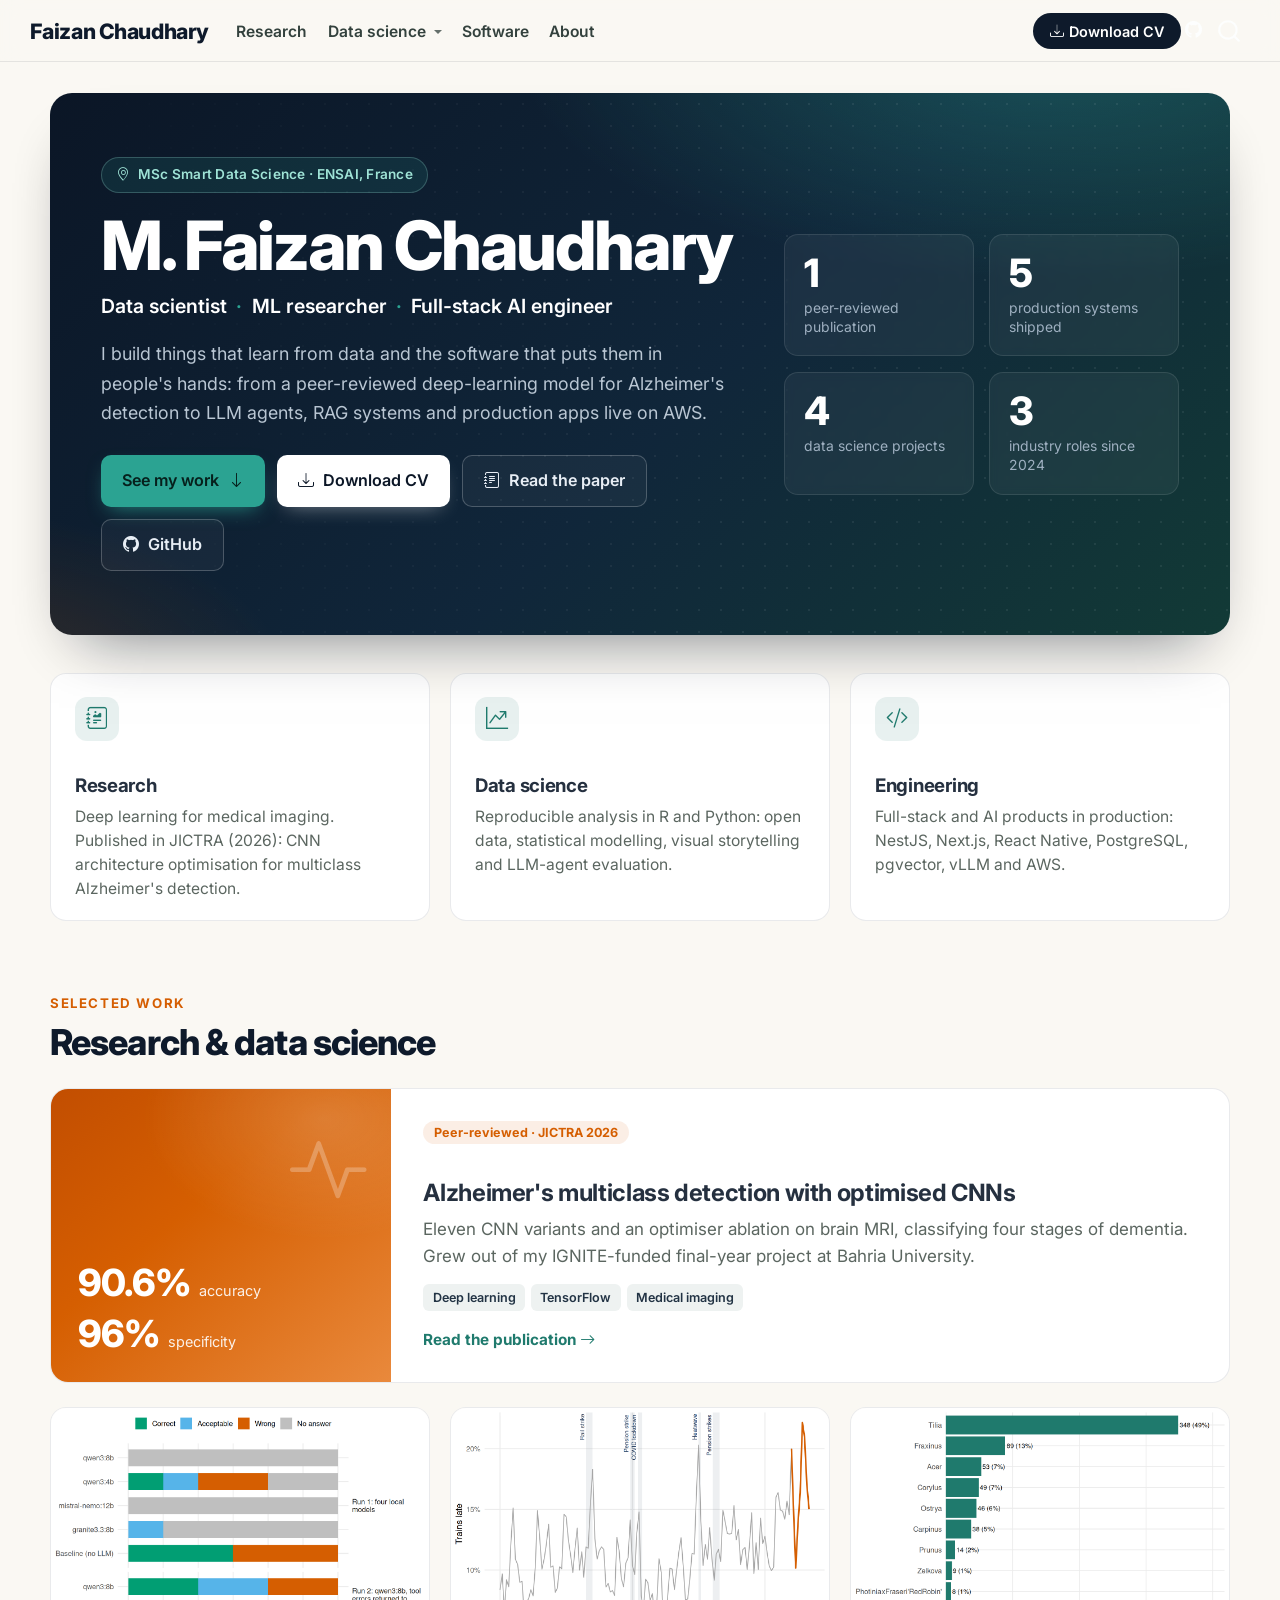
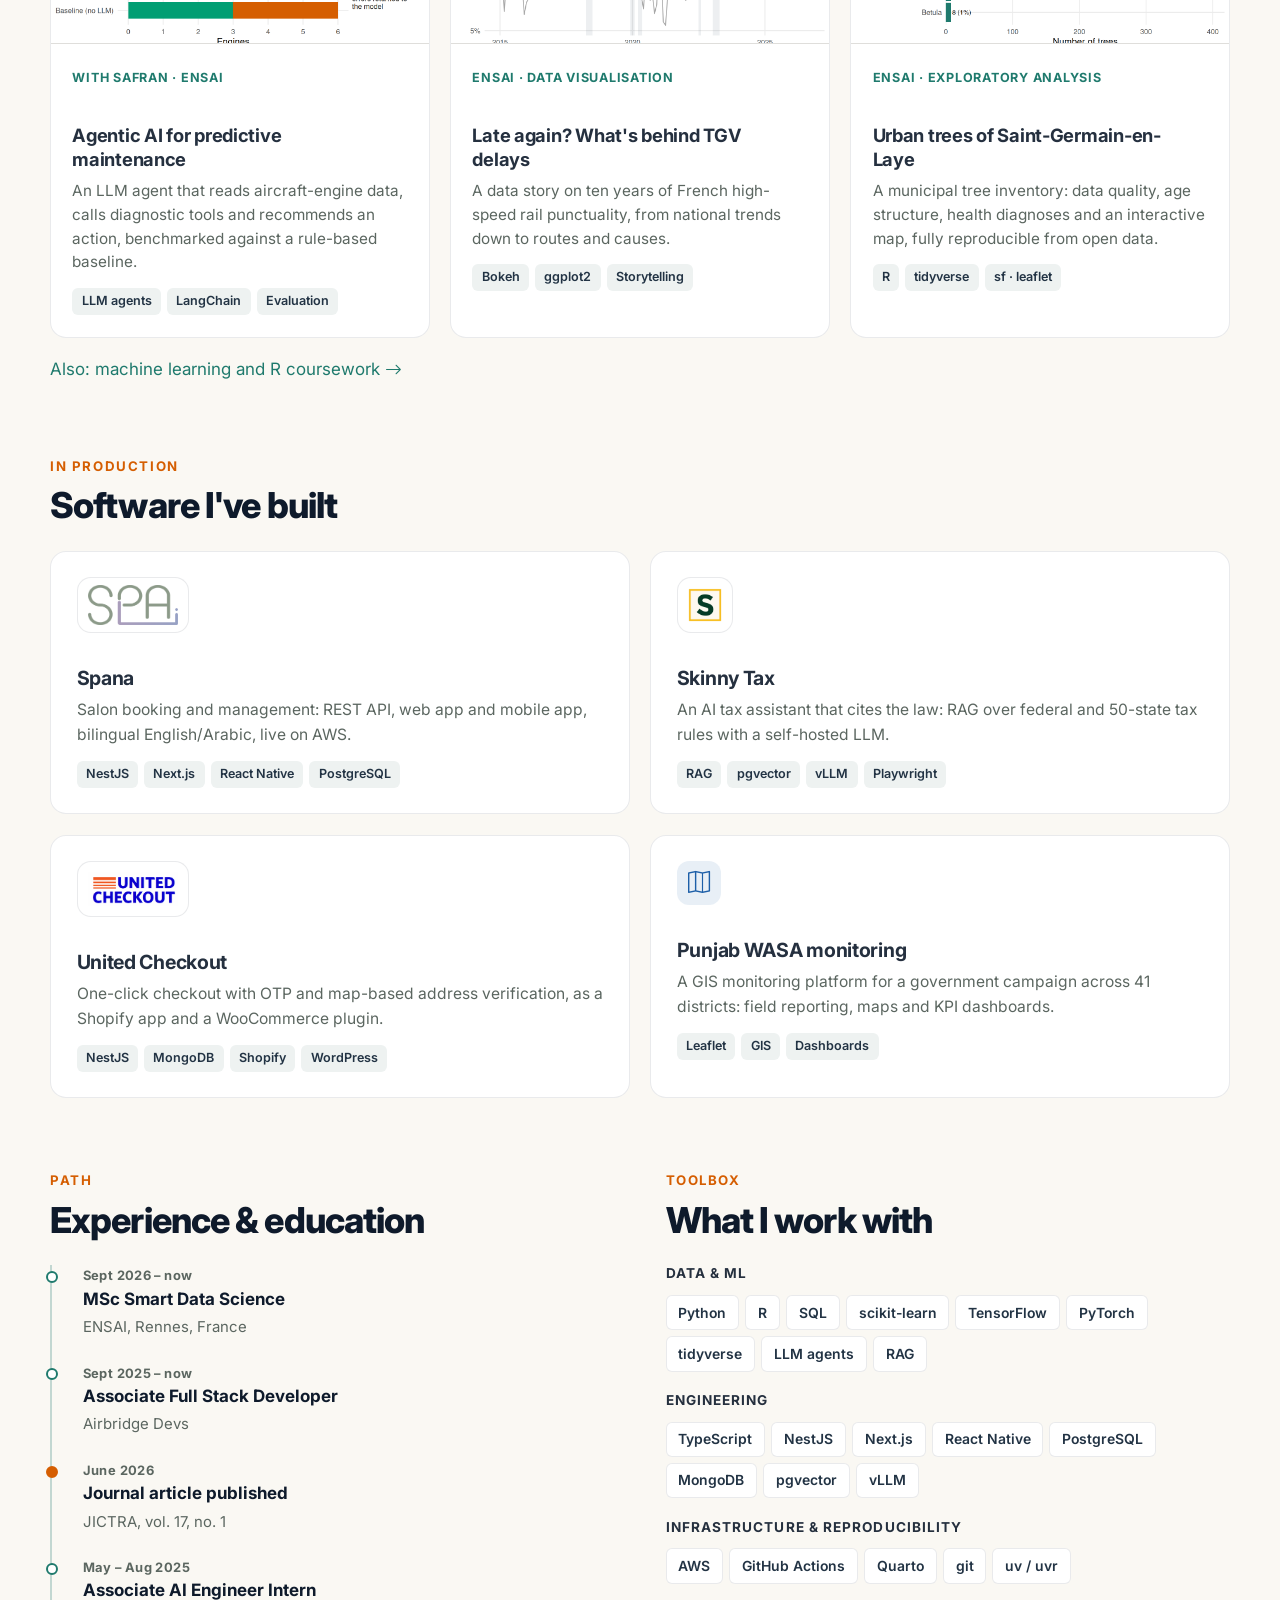
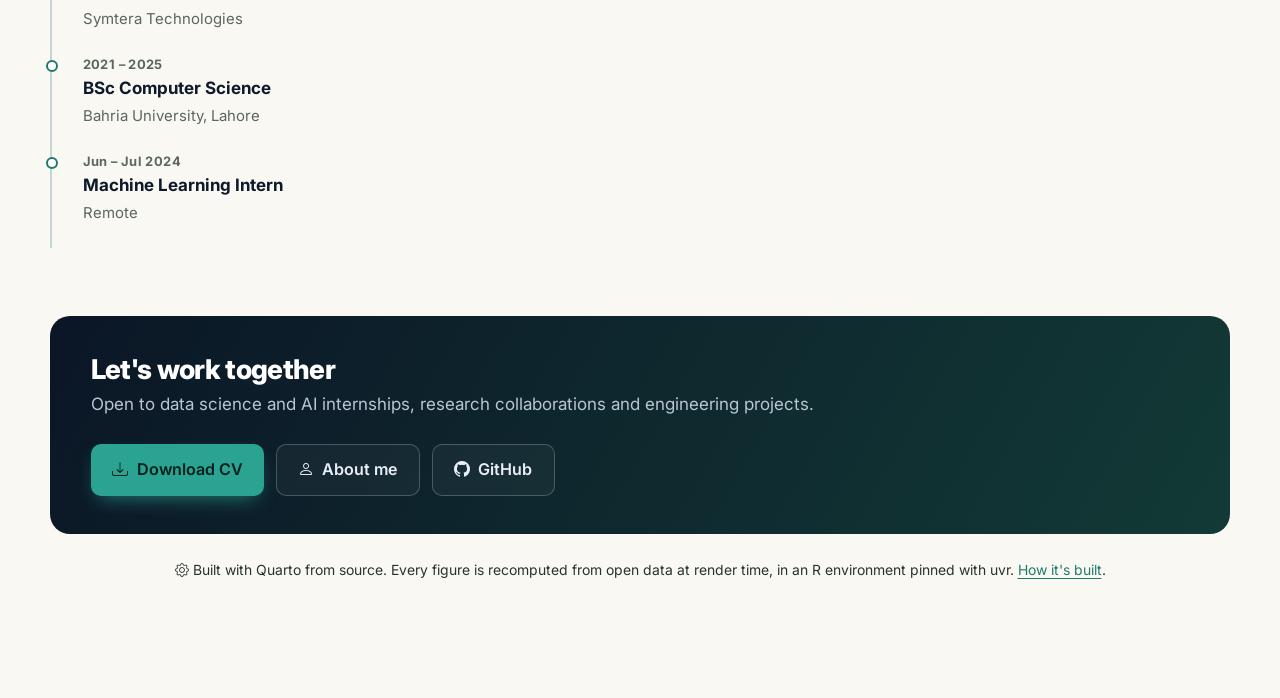
<file: index.html>
<!DOCTYPE html>
<html xmlns="http://www.w3.org/1999/xhtml" lang="en" xml:lang="en"><head>

<meta charset="utf-8">
<meta name="generator" content="quarto-1.10.18">

<meta name="viewport" content="width=device-width, initial-scale=1.0, user-scalable=yes">

<meta name="author" content="M. Faizan Chaudhary">
<meta name="dcterms.date" content="2026-11-17">
<meta name="description" content="Research, data science and software engineering by M. Faizan Chaudhary, Master Smart Data Science student at ENSAI and full-stack AI engineer.">

<title>M. Faizan Chaudhary</title>
<style>
/* Default styles provided by pandoc.
** See https://pandoc.org/MANUAL.html#variables-for-html for config info.
*/
span.smallcaps{font-variant: small-caps;}
div.columns{display: flex; gap: 1.5em;}
div.column{flex: auto;}
@media screen {
div.columns{gap: min(4vw, 1.5em);}
div.column{overflow-x: auto;}
}
div.hanging-indent{margin-left: 1.5em; text-indent: -1.5em;}
ul.task-list{list-style: none;}
ul.task-list li input[type="checkbox"] {
  width: 0.8em;
  margin: 0 0.8em 0.2em -1em; /* quarto-specific, see https://github.com/quarto-dev/quarto-cli/issues/4556 */ 
  vertical-align: middle;
}
</style>


<script src="site_libs/quarto-nav/quarto-nav.js"></script>
<script src="site_libs/quarto-nav/headroom.min.js"></script>
<script src="site_libs/clipboard/clipboard.min.js"></script>
<script src="site_libs/quarto-search/autocomplete.umd.js"></script>
<script src="site_libs/quarto-search/fuse.min.js"></script>
<script src="site_libs/quarto-search/quarto-search.js"></script>
<meta name="quarto:offset" content="./">
<link href="./about.html" rel="next">
<script src="site_libs/quarto-html/quarto.js" type="module"></script>
<script src="site_libs/quarto-html/tabsets/tabsets.js" type="module"></script>
<script src="site_libs/quarto-html/popper.min.js"></script>
<script src="site_libs/quarto-html/tippy.umd.min.js"></script>
<script src="site_libs/quarto-html/anchor.min.js"></script>
<link href="site_libs/quarto-html/tippy.css" rel="stylesheet">
<link href="site_libs/quarto-html/quarto-syntax-highlighting-9b13294eb98a7ccc9837366643235be5.css" rel="stylesheet" class="quarto-color-scheme" id="quarto-text-highlighting-styles">
<link href="site_libs/quarto-html/quarto-syntax-highlighting-dark-ad7a70ee837950f74c3137b2b7f1bb4b.css" rel="stylesheet" class="quarto-color-scheme quarto-color-alternate" id="quarto-text-highlighting-styles">
<link href="site_libs/quarto-html/quarto-syntax-highlighting-9b13294eb98a7ccc9837366643235be5.css" rel="stylesheet" class="quarto-color-scheme-extra" id="quarto-text-highlighting-styles">
<script src="site_libs/bootstrap/bootstrap.min.js"></script>
<link href="site_libs/bootstrap/bootstrap-icons.css" rel="stylesheet">
<link href="site_libs/bootstrap/bootstrap-752466c15744b46b5ea4b4149f5174b2.min.css" rel="stylesheet" append-hash="true" class="quarto-color-scheme" id="quarto-bootstrap" data-mode="light">
<link href="site_libs/bootstrap/bootstrap-dark-7631f07a26a297da20aeeb7f7b7a471d.min.css" rel="stylesheet" append-hash="true" class="quarto-color-scheme quarto-color-alternate" id="quarto-bootstrap" data-mode="light">
<link href="site_libs/bootstrap/bootstrap-752466c15744b46b5ea4b4149f5174b2.min.css" rel="stylesheet" append-hash="true" class="quarto-color-scheme-extra" id="quarto-bootstrap" data-mode="light">
<script id="quarto-search-options" type="application/json">{
  "location": "navbar",
  "copy-button": false,
  "collapse-after": 3,
  "panel-placement": "end",
  "type": "overlay",
  "limit": 50,
  "keyboard-shortcut": [
    "f",
    "/",
    "s"
  ],
  "show-item-context": false,
  "language": {
    "search-no-results-text": "No results",
    "search-matching-documents-text": "matching documents",
    "search-copy-link-title": "Copy link to search",
    "search-hide-matches-text": "Hide additional matches",
    "search-more-match-text": "more match in this document",
    "search-more-matches-text": "more matches in this document",
    "search-clear-button-title": "Clear",
    "search-text-placeholder": "",
    "search-detached-cancel-button-title": "Cancel",
    "search-submit-button-title": "Submit",
    "search-label": "Search"
  }
}</script>


</head>

<body class="nav-sidebar floating nav-fixed quarto-light">

<div id="quarto-search-results"></div>
  <header id="quarto-header" class="headroom fixed-top quarto-banner">
    <nav class="navbar navbar-expand-lg " data-bs-theme="dark">
      <div class="navbar-container container-fluid">
      <div class="navbar-brand-container mx-auto">
    <a class="navbar-brand" href="./index.html">
    <span class="navbar-title">Faizan Chaudhary</span>
    </a>
  </div>
            <div id="quarto-search" class="" title="Search"></div>
          <button class="navbar-toggler" type="button" data-bs-toggle="collapse" data-bs-target="#navbarCollapse" aria-controls="navbarCollapse" role="menu" aria-expanded="false" aria-label="Toggle navigation" onclick="if (window.quartoToggleHeadroom) { window.quartoToggleHeadroom(); }">
  <span class="navbar-toggler-icon"></span>
</button>
          <div class="collapse navbar-collapse" id="navbarCollapse">
            <ul class="navbar-nav navbar-nav-scroll me-auto">
  <li class="nav-item">
    <a class="nav-link active" href="./chapters/research.html" aria-current="page"> 
<span class="menu-text">Research</span></a>
  </li>  
  <li class="nav-item dropdown ">
    <a class="nav-link dropdown-toggle" href="#" id="nav-menu-data-science" role="link" data-bs-toggle="dropdown" aria-expanded="false">
 <span class="menu-text">Data science</span>
    </a>
    <ul class="dropdown-menu" aria-labelledby="nav-menu-data-science">    
        <li>
    <a class="dropdown-item" href="./chapters/01-EDA.html">
 <span class="dropdown-text">Urban trees of Saint-Germain-en-Laye</span></a>
  </li>  
        <li>
    <a class="dropdown-item" href="./chapters/02-tgv-delays.html">
 <span class="dropdown-text">Late again? Behind TGV delays</span></a>
  </li>  
        <li>
    <a class="dropdown-item" href="./chapters/03-agentic-phm.html">
 <span class="dropdown-text">Agentic AI for predictive maintenance</span></a>
  </li>  
        <li>
    <a class="dropdown-item" href="./chapters/04-coursework.html">
 <span class="dropdown-text">Coursework</span></a>
  </li>  
    </ul>
  </li>
  <li class="nav-item">
    <a class="nav-link" href="./chapters/development.html"> 
<span class="menu-text">Software</span></a>
  </li>  
  <li class="nav-item">
    <a class="nav-link" href="./about.html"> 
<span class="menu-text">About</span></a>
  </li>  
</ul>
            <ul class="navbar-nav navbar-nav-scroll ms-auto">
  <li class="nav-item">
    <a class="nav-link" href="./assets/cv/Faizan_Chaudhary_CV.pdf"> <i class="bi bi-download" role="img">
</i> 
<span class="menu-text">Download CV</span></a>
  </li>  
</ul>
          </div> <!-- /navcollapse -->
            <div class="quarto-navbar-tools">
    <a href="https://github.com/chaudharymfaizan78/portfolio" title="Source Code" class="quarto-navigation-tool px-1" aria-label="Source Code"><i class="bi bi-github"></i></a>
</div>
      </div> <!-- /container-fluid -->
    </nav>
  <nav class="quarto-secondary-nav">
    <div class="container-fluid d-flex">
      <button type="button" class="quarto-btn-toggle btn" data-bs-toggle="collapse" role="button" data-bs-target=".quarto-sidebar-collapse-item" aria-controls="quarto-sidebar" aria-expanded="false" aria-label="Toggle sidebar navigation" onclick="if (window.quartoToggleHeadroom) { window.quartoToggleHeadroom(); }">
        <i class="bi bi-layout-text-sidebar-reverse"></i>
      </button>
        <nav class="quarto-page-breadcrumbs" aria-label="breadcrumb"><ol class="breadcrumb"><li class="breadcrumb-item"><a href="./index.html"><span class="chapter-title">M. Faizan Chaudhary</span></a></li></ol></nav>
        <a class="flex-grow-1" role="navigation" data-bs-toggle="collapse" data-bs-target=".quarto-sidebar-collapse-item" aria-controls="quarto-sidebar" aria-expanded="false" aria-label="Toggle sidebar navigation" onclick="if (window.quartoToggleHeadroom) { window.quartoToggleHeadroom(); }">      
        </a>
    </div>
  </nav>
</header>
<!-- content -->
<header id="title-block-header" class="quarto-title-block"><h1 class="title display-7">M. Faizan Chaudhary</h1></header><div id="quarto-content" class="quarto-container page-columns page-rows-contents page-layout-full page-navbar">
<!-- sidebar -->
  <nav id="quarto-sidebar" class="sidebar collapse collapse-horizontal quarto-sidebar-collapse-item sidebar-navigation floating overflow-auto">
    <div class="sidebar-menu-container"> 
    <ul class="list-unstyled mt-1">
        <li class="sidebar-item">
  <div class="sidebar-item-container"> 
  <a href="./index.html" class="sidebar-item-text sidebar-link active"><span class="chapter-title">M. Faizan Chaudhary</span></a>
  </div>
</li>
        <li class="sidebar-item">
  <div class="sidebar-item-container"> 
  <a href="./about.html" class="sidebar-item-text sidebar-link"><span class="chapter-title">About me</span></a>
  </div>
</li>
        <li class="sidebar-item sidebar-item-section">
      <div class="sidebar-item-container"> 
            <a class="sidebar-item-text sidebar-link text-start" data-bs-toggle="collapse" data-bs-target="#quarto-sidebar-section-1" role="navigation" aria-expanded="true">
 <span class="menu-text">Research</span></a>
          <a class="sidebar-item-toggle text-start" data-bs-toggle="collapse" data-bs-target="#quarto-sidebar-section-1" role="navigation" aria-expanded="true" aria-label="Toggle section">
            <i class="bi bi-chevron-right ms-2"></i>
          </a> 
      </div>
      <ul id="quarto-sidebar-section-1" class="collapse list-unstyled sidebar-section depth1 show">  
          <li class="sidebar-item">
  <div class="sidebar-item-container"> 
  <a href="./chapters/research.html" class="sidebar-item-text sidebar-link"><span class="chapter-title">Research and publications</span></a>
  </div>
</li>
      </ul>
  </li>
        <li class="sidebar-item sidebar-item-section">
      <div class="sidebar-item-container"> 
            <a class="sidebar-item-text sidebar-link text-start" data-bs-toggle="collapse" data-bs-target="#quarto-sidebar-section-2" role="navigation" aria-expanded="true">
 <span class="menu-text">Data science · ENSAI</span></a>
          <a class="sidebar-item-toggle text-start" data-bs-toggle="collapse" data-bs-target="#quarto-sidebar-section-2" role="navigation" aria-expanded="true" aria-label="Toggle section">
            <i class="bi bi-chevron-right ms-2"></i>
          </a> 
      </div>
      <ul id="quarto-sidebar-section-2" class="collapse list-unstyled sidebar-section depth1 show">  
          <li class="sidebar-item">
  <div class="sidebar-item-container"> 
  <a href="./chapters/01-EDA.html" class="sidebar-item-text sidebar-link"><span class="chapter-title">Urban trees of Saint-Germain-en-Laye</span></a>
  </div>
</li>
          <li class="sidebar-item">
  <div class="sidebar-item-container"> 
  <a href="./chapters/02-tgv-delays.html" class="sidebar-item-text sidebar-link"><span class="chapter-title">Late again? What’s really behind TGV delays</span></a>
  </div>
</li>
          <li class="sidebar-item">
  <div class="sidebar-item-container"> 
  <a href="./chapters/03-agentic-phm.html" class="sidebar-item-text sidebar-link"><span class="chapter-title">Agentic AI for predictive maintenance</span></a>
  </div>
</li>
          <li class="sidebar-item">
  <div class="sidebar-item-container"> 
  <a href="./chapters/04-coursework.html" class="sidebar-item-text sidebar-link"><span class="chapter-title">Coursework</span></a>
  </div>
</li>
      </ul>
  </li>
        <li class="sidebar-item sidebar-item-section">
      <div class="sidebar-item-container"> 
            <a class="sidebar-item-text sidebar-link text-start" data-bs-toggle="collapse" data-bs-target="#quarto-sidebar-section-3" role="navigation" aria-expanded="true">
 <span class="menu-text">Software development</span></a>
          <a class="sidebar-item-toggle text-start" data-bs-toggle="collapse" data-bs-target="#quarto-sidebar-section-3" role="navigation" aria-expanded="true" aria-label="Toggle section">
            <i class="bi bi-chevron-right ms-2"></i>
          </a> 
      </div>
      <ul id="quarto-sidebar-section-3" class="collapse list-unstyled sidebar-section depth1 show">  
          <li class="sidebar-item">
  <div class="sidebar-item-container"> 
  <a href="./chapters/development.html" class="sidebar-item-text sidebar-link"><span class="chapter-title">Software development</span></a>
  </div>
</li>
      </ul>
  </li>
        <li class="sidebar-item sidebar-item-section">
      <div class="sidebar-item-container"> 
            <a class="sidebar-item-text sidebar-link text-start" data-bs-toggle="collapse" data-bs-target="#quarto-sidebar-section-4" role="navigation" aria-expanded="true">
 <span class="menu-text">Coming next</span></a>
          <a class="sidebar-item-toggle text-start" data-bs-toggle="collapse" data-bs-target="#quarto-sidebar-section-4" role="navigation" aria-expanded="true" aria-label="Toggle section">
            <i class="bi bi-chevron-right ms-2"></i>
          </a> 
      </div>
      <ul id="quarto-sidebar-section-4" class="collapse list-unstyled sidebar-section depth1 show">  
          <li class="sidebar-item">
  <div class="sidebar-item-container"> 
  <a href="./chapters/semester-2.html" class="sidebar-item-text sidebar-link"><span class="chapter-title">Semester 2</span></a>
  </div>
</li>
          <li class="sidebar-item">
  <div class="sidebar-item-container"> 
  <a href="./chapters/semester-3.html" class="sidebar-item-text sidebar-link"><span class="chapter-title">Semester 3</span></a>
  </div>
</li>
      </ul>
  </li>
        <li class="sidebar-item">
  <div class="sidebar-item-container"> 
  <a href="./references.html" class="sidebar-item-text sidebar-link"><span class="chapter-title">References</span></a>
  </div>
</li>
    </ul>
    </div>
</nav>
<div id="quarto-sidebar-glass" class="quarto-sidebar-collapse-item" data-bs-toggle="collapse" data-bs-target=".quarto-sidebar-collapse-item"></div>
<!-- margin-sidebar -->
    
<!-- main -->
<main class="content quarto-banner-title-block column-page-right" id="quarto-document-content">

<header id="title-block-header">

<p class="subtitle lead">Research · Data Science · Software Engineering</p>
<p class="author">M. Faizan Chaudhary</p>

<p class="date">2026-11-17</p>
</header>


<section class="hero">
  <div class="hero-inner">
    <div class="hero-text">
      <span class="eyebrow"><i class="bi bi-geo-alt"></i> MSc Smart Data Science · ENSAI, France</span>
      <h1 class="hero-name">M. Faizan Chaudhary</h1>
      <p class="hero-role">Data scientist <span>·</span> ML researcher <span>·</span> Full-stack AI engineer</p>
      <p class="hero-lead">
        I build things that learn from data and the software that puts them in
        people's hands: from a peer-reviewed deep-learning model for Alzheimer's
        detection to LLM agents, RAG systems and production apps live on AWS.
      </p>
      <div class="hero-cta">
        <a class="btn-hero primary" href="#work">See my work <i class="bi bi-arrow-down"></i></a>
        <a class="btn-hero light" href="assets/cv/Faizan_Chaudhary_CV.pdf" download=""><i class="bi bi-download"></i> Download CV</a>
        <a class="btn-hero ghost" href="chapters/research.html"><i class="bi bi-journal-text"></i> Read the paper</a>
        <a class="btn-hero ghost" href="https://github.com/chaudharymfaizan78"><i class="bi bi-github"></i> GitHub</a>
      </div>
    </div>
    <div class="hero-stats">
      <div class="hs"><b>1</b><span>peer-reviewed publication</span></div>
      <div class="hs"><b>5</b><span>production systems shipped</span></div>
      <div class="hs"><b>4</b><span>data science projects</span></div>
      <div class="hs"><b>3</b><span>industry roles since 2024</span></div>
    </div>
  </div>
</section>

<section class="pillars">
  <div class="pillar">
    <div class="p-icon"><i class="bi bi-journal-richtext"></i></div>
    <h3 class="anchored">Research</h3>
    <p>Deep learning for medical imaging. Published in JICTRA (2026):
       CNN architecture optimisation for multiclass Alzheimer's detection.</p>
  </div>
  <div class="pillar">
    <div class="p-icon"><i class="bi bi-graph-up-arrow"></i></div>
    <h3 class="anchored">Data science</h3>
    <p>Reproducible analysis in R and Python: open data, statistical
       modelling, visual storytelling and LLM-agent evaluation.</p>
  </div>
  <div class="pillar">
    <div class="p-icon"><i class="bi bi-code-slash"></i></div>
    <h3 class="anchored">Engineering</h3>
    <p>Full-stack and AI products in production: NestJS, Next.js, React
       Native, PostgreSQL, pgvector, vLLM and AWS.</p>
  </div>
</section>

<section id="work" class="block">
  <div class="block-head">
    <span class="kicker">Selected work</span>
    <h2 class="anchored">Research &amp; data science</h2>
  </div>

  <a class="feature" href="chapters/research.html">
    <div class="feature-art art-research">
      <i class="bi bi-activity"></i>
      <div class="metric"><b>90.6%</b><span>accuracy</span></div>
      <div class="metric"><b>96%</b><span>specificity</span></div>
    </div>
    <div class="feature-body">
      <span class="badge-pub">Peer-reviewed · JICTRA 2026</span>
      <h3 class="anchored">Alzheimer's multiclass detection with optimised CNNs</h3>
      <p>Eleven CNN variants and an optimiser ablation on brain MRI, classifying
         four stages of dementia. Grew out of my IGNITE-funded final-year
         project at Bahria University.</p>
      <div class="chips"><span>Deep learning</span><span>TensorFlow</span><span>Medical imaging</span></div>
      <span class="more">Read the publication <i class="bi bi-arrow-right"></i></span>
    </div>
  </a>

  <div class="card-grid">
    <a class="wcard" href="chapters/03-agentic-phm.html">
      <div class="thumb"><img src="assets/img/phm.png" alt="Agent versus baseline comparison chart"></div>
      <div class="wbody">
        <span class="org">with Safran · ENSAI</span>
        <h3 class="anchored">Agentic AI for predictive maintenance</h3>
        <p>An LLM agent that reads aircraft-engine data, calls diagnostic tools
           and recommends an action, benchmarked against a rule-based baseline.</p>
        <div class="chips"><span>LLM agents</span><span>LangChain</span><span>Evaluation</span></div>
      </div>
    </a>
    <a class="wcard" href="chapters/02-tgv-delays.html">
      <div class="thumb"><img src="assets/img/tgv.png" alt="TGV punctuality over time"></div>
      <div class="wbody">
        <span class="org">ENSAI · data visualisation</span>
        <h3 class="anchored">Late again? What's behind TGV delays</h3>
        <p>A data story on ten years of French high-speed rail punctuality,
           from national trends down to routes and causes.</p>
        <div class="chips"><span>Bokeh</span><span>ggplot2</span><span>Storytelling</span></div>
      </div>
    </a>
    <a class="wcard" href="chapters/01-EDA.html">
      <div class="thumb"><img src="assets/img/genus.png" alt="Most common tree genera"></div>
      <div class="wbody">
        <span class="org">ENSAI · exploratory analysis</span>
        <h3 class="anchored">Urban trees of Saint-Germain-en-Laye</h3>
        <p>A municipal tree inventory: data quality, age structure, health
           diagnoses and an interactive map, fully reproducible from open data.</p>
        <div class="chips"><span>R</span><span>tidyverse</span><span>sf · leaflet</span></div>
      </div>
    </a>
  </div>
  <p class="see-all"><a href="chapters/04-coursework.html">Also: machine learning and R coursework <i class="bi bi-arrow-right"></i></a></p>
</section>

<section class="block">
  <div class="block-head">
    <span class="kicker">In production</span>
    <h2 class="anchored">Software I've built</h2>
  </div>
  <div class="dev-grid">
    <a class="dcard" href="chapters/development.html#spana-salon-booking-and-management-platform">
      <div class="d-logo wide"><img src="assets/logos/spana.png" alt="Spana logo"></div>
      <h3 class="anchored">Spana</h3>
      <p>Salon booking and management: REST API, web app and mobile app,
         bilingual English/Arabic, live on AWS.</p>
      <div class="chips"><span>NestJS</span><span>Next.js</span><span>React Native</span><span>PostgreSQL</span></div>
    </a>
    <a class="dcard" href="chapters/development.html#skinny-tax-ai-tax-assistant-with-citations">
      <div class="d-logo"><img src="assets/logos/skinnytax.png" alt="Skinny Tax logo"></div>
      <h3 class="anchored">Skinny Tax</h3>
      <p>An AI tax assistant that cites the law: RAG over federal and 50-state
         tax rules with a self-hosted LLM.</p>
      <div class="chips"><span>RAG</span><span>pgvector</span><span>vLLM</span><span>Playwright</span></div>
    </a>
    <a class="dcard" href="chapters/development.html#united-checkout-one-click-checkout-for-e-commerce">
      <div class="d-logo wide"><img src="assets/logos/united-checkout.png" alt="United Checkout logo"></div>
      <h3 class="anchored">United Checkout</h3>
      <p>One-click checkout with OTP and map-based address verification, as a
         Shopify app and a WooCommerce plugin.</p>
      <div class="chips"><span>NestJS</span><span>MongoDB</span><span>Shopify</span><span>WordPress</span></div>
    </a>
    <a class="dcard" href="chapters/development.html#punjab-wasa-desilting-monitoring-platform">
      <div class="d-icon c4"><i class="bi bi-map"></i></div>
      <h3 class="anchored">Punjab WASA monitoring</h3>
      <p>A GIS monitoring platform for a government campaign across 41
         districts: field reporting, maps and KPI dashboards.</p>
      <div class="chips"><span>Leaflet</span><span>GIS</span><span>Dashboards</span></div>
    </a>
  </div>
</section>

<section class="block two-col">
  <div>
    <div class="block-head">
      <span class="kicker">Path</span>
      <h2 class="anchored">Experience &amp; education</h2>
    </div>
    <ol class="timeline">
      <li><span class="when">Sept 2026 – now</span>
          <b>MSc Smart Data Science</b><em>ENSAI, Rennes, France</em></li>
      <li><span class="when">Sept 2025 – now</span>
          <b>Associate Full Stack Developer</b><em>Airbridge Devs</em></li>
      <li class="hl"><span class="when">June 2026</span>
          <b>Journal article published</b><em>JICTRA, vol. 17, no. 1</em></li>
      <li><span class="when">May – Aug 2025</span>
          <b>Associate AI Engineer Intern</b><em>Symtera Technologies</em></li>
      <li><span class="when">2021 – 2025</span>
          <b>BSc Computer Science</b><em>Bahria University, Lahore</em></li>
      <li><span class="when">Jun – Jul 2024</span>
          <b>Machine Learning Intern</b><em>Remote</em></li>
    </ol>
  </div>
  <div>
    <div class="block-head">
      <span class="kicker">Toolbox</span>
      <h2 class="anchored">What I work with</h2>
    </div>
    <div class="toolbox">
      <h4 class="anchored">Data &amp; ML</h4>
      <div class="chips lg"><span>Python</span><span>R</span><span>SQL</span><span>scikit-learn</span><span>TensorFlow</span><span>PyTorch</span><span>tidyverse</span><span>LLM agents</span><span>RAG</span></div>
      <h4 class="anchored">Engineering</h4>
      <div class="chips lg"><span>TypeScript</span><span>NestJS</span><span>Next.js</span><span>React Native</span><span>PostgreSQL</span><span>MongoDB</span><span>pgvector</span><span>vLLM</span></div>
      <h4 class="anchored">Infrastructure &amp; reproducibility</h4>
      <div class="chips lg"><span>AWS</span><span>GitHub Actions</span><span>Quarto</span><span>git</span><span>uv / uvr</span></div>
    </div>
  </div>
</section>

<section class="cta-band">
  <div>
    <h2 class="anchored">Let's work together</h2>
    <p>Open to data science and AI internships, research collaborations and engineering projects.</p>
  </div>
  <div class="hero-cta">
    <a class="btn-hero primary" href="assets/cv/Faizan_Chaudhary_CV.pdf" download=""><i class="bi bi-download"></i> Download CV</a>
    <a class="btn-hero ghost" href="about.html"><i class="bi bi-person"></i> About me</a>
    <a class="btn-hero ghost" href="https://github.com/chaudharymfaizan78"><i class="bi bi-github"></i> GitHub</a>
  </div>
</section>

<p class="built-note"><i class="bi bi-gear"></i> Built with Quarto from source. Every figure is
recomputed from open data at render time, in an R environment pinned with uvr.
<a href="https://github.com/chaudharymfaizan78">How it's built</a>.</p>



</main> <!-- /main -->
<script>
// Quarto books mark the first navbar link active on every page; fix it by URL.
document.addEventListener("DOMContentLoaded", () => {
  const here = location.pathname.split("/").pop() || "index.html";
  const map = { "research.html": 0, "01-EDA.html": 1, "02-tgv-delays.html": 1,
                "03-agentic-phm.html": 1, "04-coursework.html": 1,
                "development.html": 2, "about.html": 3 };
  const links = document.querySelectorAll(".navbar .navbar-nav .nav-link");
  links.forEach((a, i) => a.classList.toggle("active", map[here] === i));
});
</script>
<script id="quarto-html-after-body" type="application/javascript">
  window.document.addEventListener("DOMContentLoaded", function (event) {
    const icon = "";
    const anchorJS = new window.AnchorJS();
    anchorJS.options = {
      placement: 'right',
      icon: icon
    };
    anchorJS.add('.anchored');
    const isCodeAnnotation = (el) => {
      for (const clz of el.classList) {
        if (clz.startsWith('code-annotation-')) {                     
          return true;
        }
      }
      return false;
    }
    const onCopySuccess = function(e) {
      // button target
      const button = e.trigger;
      // don't keep focus
      button.blur();
      // flash "checked"
      button.classList.add('code-copy-button-checked');
      var currentTitle = button.getAttribute("title");
      button.setAttribute("title", "Copied!");
      let tooltip;
      if (window.bootstrap) {
        button.setAttribute("data-bs-toggle", "tooltip");
        button.setAttribute("data-bs-placement", "left");
        button.setAttribute("data-bs-title", "Copied!");
        tooltip = new bootstrap.Tooltip(button, 
          { trigger: "manual", 
            customClass: "code-copy-button-tooltip",
            offset: [0, -8]});
        tooltip.show();    
      }
      setTimeout(function() {
        if (tooltip) {
          tooltip.hide();
          button.removeAttribute("data-bs-title");
          button.removeAttribute("data-bs-toggle");
          button.removeAttribute("data-bs-placement");
        }
        button.setAttribute("title", currentTitle);
        button.classList.remove('code-copy-button-checked');
      }, 1000);
      // clear code selection
      e.clearSelection();
    }
    const getTextToCopy = function(trigger) {
      const outerScaffold = trigger.parentElement.cloneNode(true);
      const codeEl = outerScaffold.querySelector('code');
      for (const childEl of codeEl.children) {
        if (isCodeAnnotation(childEl)) {
          childEl.remove();
        }
      }
      return codeEl.innerText;
    }
    const clipboard = new window.ClipboardJS('.code-copy-button:not([data-in-quarto-modal])', {
      text: getTextToCopy
    });
    clipboard.on('success', onCopySuccess);
    if (window.document.getElementById('quarto-embedded-source-code-modal')) {
      const clipboardModal = new window.ClipboardJS('.code-copy-button[data-in-quarto-modal]', {
        text: getTextToCopy,
        container: window.document.getElementById('quarto-embedded-source-code-modal')
      });
      clipboardModal.on('success', onCopySuccess);
    }
      var localhostRegex = new RegExp(/^(?:http|https):\/\/localhost\:?[0-9]*\//);
      var mailtoRegex = new RegExp(/^mailto:/);
        var filterRegex = new RegExp("https:\/\/chaudharymfaizan78\.github\.io\/portfolio");
      var isInternal = (href) => {
          return filterRegex.test(href) || localhostRegex.test(href) || mailtoRegex.test(href);
      }
      // Inspect non-navigation links and adorn them if external
     var links = window.document.querySelectorAll('a[href]:not(.nav-link):not(.navbar-brand):not(.toc-action):not(.sidebar-link):not(.sidebar-item-toggle):not(.pagination-link):not(.no-external):not([aria-hidden]):not(.dropdown-item):not(.quarto-navigation-tool):not(.about-link)');
      for (var i=0; i<links.length; i++) {
        const link = links[i];
        if (!isInternal(link.href)) {
          // undo the damage that might have been done by quarto-nav.js in the case of
          // links that we want to consider external
          if (link.dataset.originalHref !== undefined) {
            link.href = link.dataset.originalHref;
          }
            // target, if specified
            link.setAttribute("target", "_blank");
            if (link.getAttribute("rel") === null) {
              link.setAttribute("rel", "noopener");
            }
        }
      }
    function tippyHover(el, contentFn, onTriggerFn, onUntriggerFn) {
      const config = {
        allowHTML: true,
        maxWidth: 500,
        delay: 100,
        arrow: false,
        appendTo: function(el) {
            return el.parentElement;
        },
        interactive: true,
        interactiveBorder: 10,
        theme: 'quarto',
        placement: 'bottom-start',
      };
      if (contentFn) {
        config.content = contentFn;
      }
      if (onTriggerFn) {
        config.onTrigger = onTriggerFn;
      }
      if (onUntriggerFn) {
        config.onUntrigger = onUntriggerFn;
      }
      window.tippy(el, config); 
    }
    const noterefs = window.document.querySelectorAll('a[role="doc-noteref"]');
    for (var i=0; i<noterefs.length; i++) {
      const ref = noterefs[i];
      tippyHover(ref, function() {
        // use id or data attribute instead here
        let href = ref.getAttribute('data-footnote-href') || ref.getAttribute('href');
        try { href = new URL(href).hash; } catch {}
        const id = href.replace(/^#\/?/, "");
        const note = window.document.getElementById(id);
        if (note) {
          return note.innerHTML;
        } else {
          return "";
        }
      });
    }
    const xrefs = window.document.querySelectorAll('a.quarto-xref');
    const processXRef = (id, note) => {
      // Strip column container classes
      const stripColumnClz = (el) => {
        el.classList.remove("page-full", "page-columns");
        if (el.children) {
          for (const child of el.children) {
            stripColumnClz(child);
          }
        }
      }
      stripColumnClz(note)
      if (id === null || id.startsWith('sec-')) {
        // Special case sections, only their first couple elements
        const container = document.createElement("div");
        if (note.children && note.children.length > 2) {
          container.appendChild(note.children[0].cloneNode(true));
          for (let i = 1; i < note.children.length; i++) {
            const child = note.children[i];
            if (child.tagName === "P" && child.innerText === "") {
              continue;
            } else {
              container.appendChild(child.cloneNode(true));
              break;
            }
          }
          if (window.Quarto?.typesetMath) {
            window.Quarto.typesetMath(container);
          }
          return container.innerHTML
        } else {
          if (window.Quarto?.typesetMath) {
            window.Quarto.typesetMath(note);
          }
          return note.innerHTML;
        }
      } else {
        // Remove any anchor links if they are present
        const anchorLink = note.querySelector('a.anchorjs-link');
        if (anchorLink) {
          anchorLink.remove();
        }
        if (window.Quarto?.typesetMath) {
          window.Quarto.typesetMath(note);
        }
        if (note.classList.contains("callout")) {
          return note.outerHTML;
        } else {
          return note.innerHTML;
        }
      }
    }
    for (var i=0; i<xrefs.length; i++) {
      const xref = xrefs[i];
      tippyHover(xref, undefined, function(instance) {
        instance.disable();
        let url = xref.getAttribute('href');
        let hash = undefined; 
        if (url.startsWith('#')) {
          hash = url;
        } else {
          try { hash = new URL(url).hash; } catch {}
        }
        if (hash) {
          const id = hash.replace(/^#\/?/, "");
          const note = window.document.getElementById(id);
          if (note !== null) {
            try {
              const html = processXRef(id, note.cloneNode(true));
              instance.setContent(html);
            } finally {
              instance.enable();
              instance.show();
            }
          } else {
            // See if we can fetch this
            fetch(url.split('#')[0])
            .then(res => res.text())
            .then(html => {
              const parser = new DOMParser();
              const htmlDoc = parser.parseFromString(html, "text/html");
              const note = htmlDoc.getElementById(id);
              if (note !== null) {
                const html = processXRef(id, note);
                instance.setContent(html);
              } 
            }).finally(() => {
              instance.enable();
              instance.show();
            });
          }
        } else {
          // See if we can fetch a full url (with no hash to target)
          // This is a special case and we should probably do some content thinning / targeting
          fetch(url)
          .then(res => res.text())
          .then(html => {
            const parser = new DOMParser();
            const htmlDoc = parser.parseFromString(html, "text/html");
            const note = htmlDoc.querySelector('main.content');
            if (note !== null) {
              // This should only happen for chapter cross references
              // (since there is no id in the URL)
              // remove the first header
              if (note.children.length > 0 && note.children[0].tagName === "HEADER") {
                note.children[0].remove();
              }
              const html = processXRef(null, note);
              instance.setContent(html);
            } 
          }).finally(() => {
            instance.enable();
            instance.show();
          });
        }
      }, function(instance) {
      });
    }
        let selectedAnnoteEl;
        const selectorForAnnotation = ( cell, annotation) => {
          let cellAttr = 'data-code-cell="' + cell + '"';
          let lineAttr = 'data-code-annotation="' +  annotation + '"';
          const selector = 'span[' + cellAttr + '][' + lineAttr + ']';
          return selector;
        }
        const selectCodeLines = (annoteEl) => {
          const doc = window.document;
          const targetCell = annoteEl.getAttribute("data-target-cell");
          const targetAnnotation = annoteEl.getAttribute("data-target-annotation");
          const annoteSpan = window.document.querySelector(selectorForAnnotation(targetCell, targetAnnotation));
          const lines = annoteSpan.getAttribute("data-code-lines").split(",");
          const lineIds = lines.map((line) => {
            return targetCell + "-" + line;
          })
          let top = null;
          let height = null;
          let parent = null;
          if (lineIds.length > 0) {
              //compute the position of the single el (top and bottom and make a div)
              const el = window.document.getElementById(lineIds[0]);
              top = el.offsetTop;
              height = el.offsetHeight;
              parent = el.parentElement.parentElement;
            if (lineIds.length > 1) {
              const lastEl = window.document.getElementById(lineIds[lineIds.length - 1]);
              const bottom = lastEl.offsetTop + lastEl.offsetHeight;
              height = bottom - top;
            }
            if (top !== null && height !== null && parent !== null) {
              // cook up a div (if necessary) and position it 
              let div = window.document.getElementById("code-annotation-line-highlight");
              if (div === null) {
                div = window.document.createElement("div");
                div.setAttribute("id", "code-annotation-line-highlight");
                div.style.position = 'absolute';
                parent.appendChild(div);
              }
              div.style.top = top - 2 + "px";
              div.style.height = height + 4 + "px";
              div.style.left = 0;
              let gutterDiv = window.document.getElementById("code-annotation-line-highlight-gutter");
              if (gutterDiv === null) {
                gutterDiv = window.document.createElement("div");
                gutterDiv.setAttribute("id", "code-annotation-line-highlight-gutter");
                gutterDiv.style.position = 'absolute';
                const codeCell = window.document.getElementById(targetCell);
                const gutter = codeCell.querySelector('.code-annotation-gutter');
                gutter.appendChild(gutterDiv);
              }
              gutterDiv.style.top = top - 2 + "px";
              gutterDiv.style.height = height + 4 + "px";
            }
            selectedAnnoteEl = annoteEl;
          }
        };
        const unselectCodeLines = () => {
          const elementsIds = ["code-annotation-line-highlight", "code-annotation-line-highlight-gutter"];
          elementsIds.forEach((elId) => {
            const div = window.document.getElementById(elId);
            if (div) {
              div.remove();
            }
          });
          selectedAnnoteEl = undefined;
        };
          // Handle positioning of the toggle
      window.addEventListener(
        "resize",
        throttle(() => {
          elRect = undefined;
          if (selectedAnnoteEl) {
            selectCodeLines(selectedAnnoteEl);
          }
        }, 10)
      );
      function throttle(fn, ms) {
      let throttle = false;
      let timer;
        return (...args) => {
          if(!throttle) { // first call gets through
              fn.apply(this, args);
              throttle = true;
          } else { // all the others get throttled
              if(timer) clearTimeout(timer); // cancel #2
              timer = setTimeout(() => {
                fn.apply(this, args);
                timer = throttle = false;
              }, ms);
          }
        };
      }
        // Attach click handler to the DT
        const annoteDls = window.document.querySelectorAll('dt[data-target-cell]');
        for (const annoteDlNode of annoteDls) {
          annoteDlNode.addEventListener('click', (event) => {
            const clickedEl = event.target;
            if (clickedEl !== selectedAnnoteEl) {
              unselectCodeLines();
              const activeEl = window.document.querySelector('dt[data-target-cell].code-annotation-active');
              if (activeEl) {
                activeEl.classList.remove('code-annotation-active');
              }
              selectCodeLines(clickedEl);
              clickedEl.classList.add('code-annotation-active');
            } else {
              // Unselect the line
              unselectCodeLines();
              clickedEl.classList.remove('code-annotation-active');
            }
          });
        }
    const findCites = (el) => {
      const parentEl = el.parentElement;
      if (parentEl) {
        const cites = parentEl.dataset.cites;
        if (cites) {
          return {
            el,
            cites: cites.split(' ')
          };
        } else {
          return findCites(el.parentElement)
        }
      } else {
        return undefined;
      }
    };
    var bibliorefs = window.document.querySelectorAll('a[role="doc-biblioref"]');
    for (var i=0; i<bibliorefs.length; i++) {
      const ref = bibliorefs[i];
      const citeInfo = findCites(ref);
      if (citeInfo) {
        tippyHover(citeInfo.el, function() {
          var popup = window.document.createElement('div');
          citeInfo.cites.forEach(function(cite) {
            var citeDiv = window.document.createElement('div');
            citeDiv.classList.add('hanging-indent');
            citeDiv.classList.add('csl-entry');
            var biblioDiv = window.document.getElementById('ref-' + cite);
            if (biblioDiv) {
              citeDiv.innerHTML = biblioDiv.innerHTML;
            }
            popup.appendChild(citeDiv);
          });
          return popup.innerHTML;
        });
      }
    }
  });
  </script>
<nav class="page-navigation column-page-right">
  <div class="nav-page nav-page-previous">
  </div>
  <div class="nav-page nav-page-next">
      <a href="./about.html" class="pagination-link" aria-label="About me">
        <span class="nav-page-text"><span class="chapter-title">About me</span></span> <i class="bi bi-arrow-right-short"></i>
      </a>
  </div>
</nav>
</div> <!-- /content -->




</body></html>
</file>
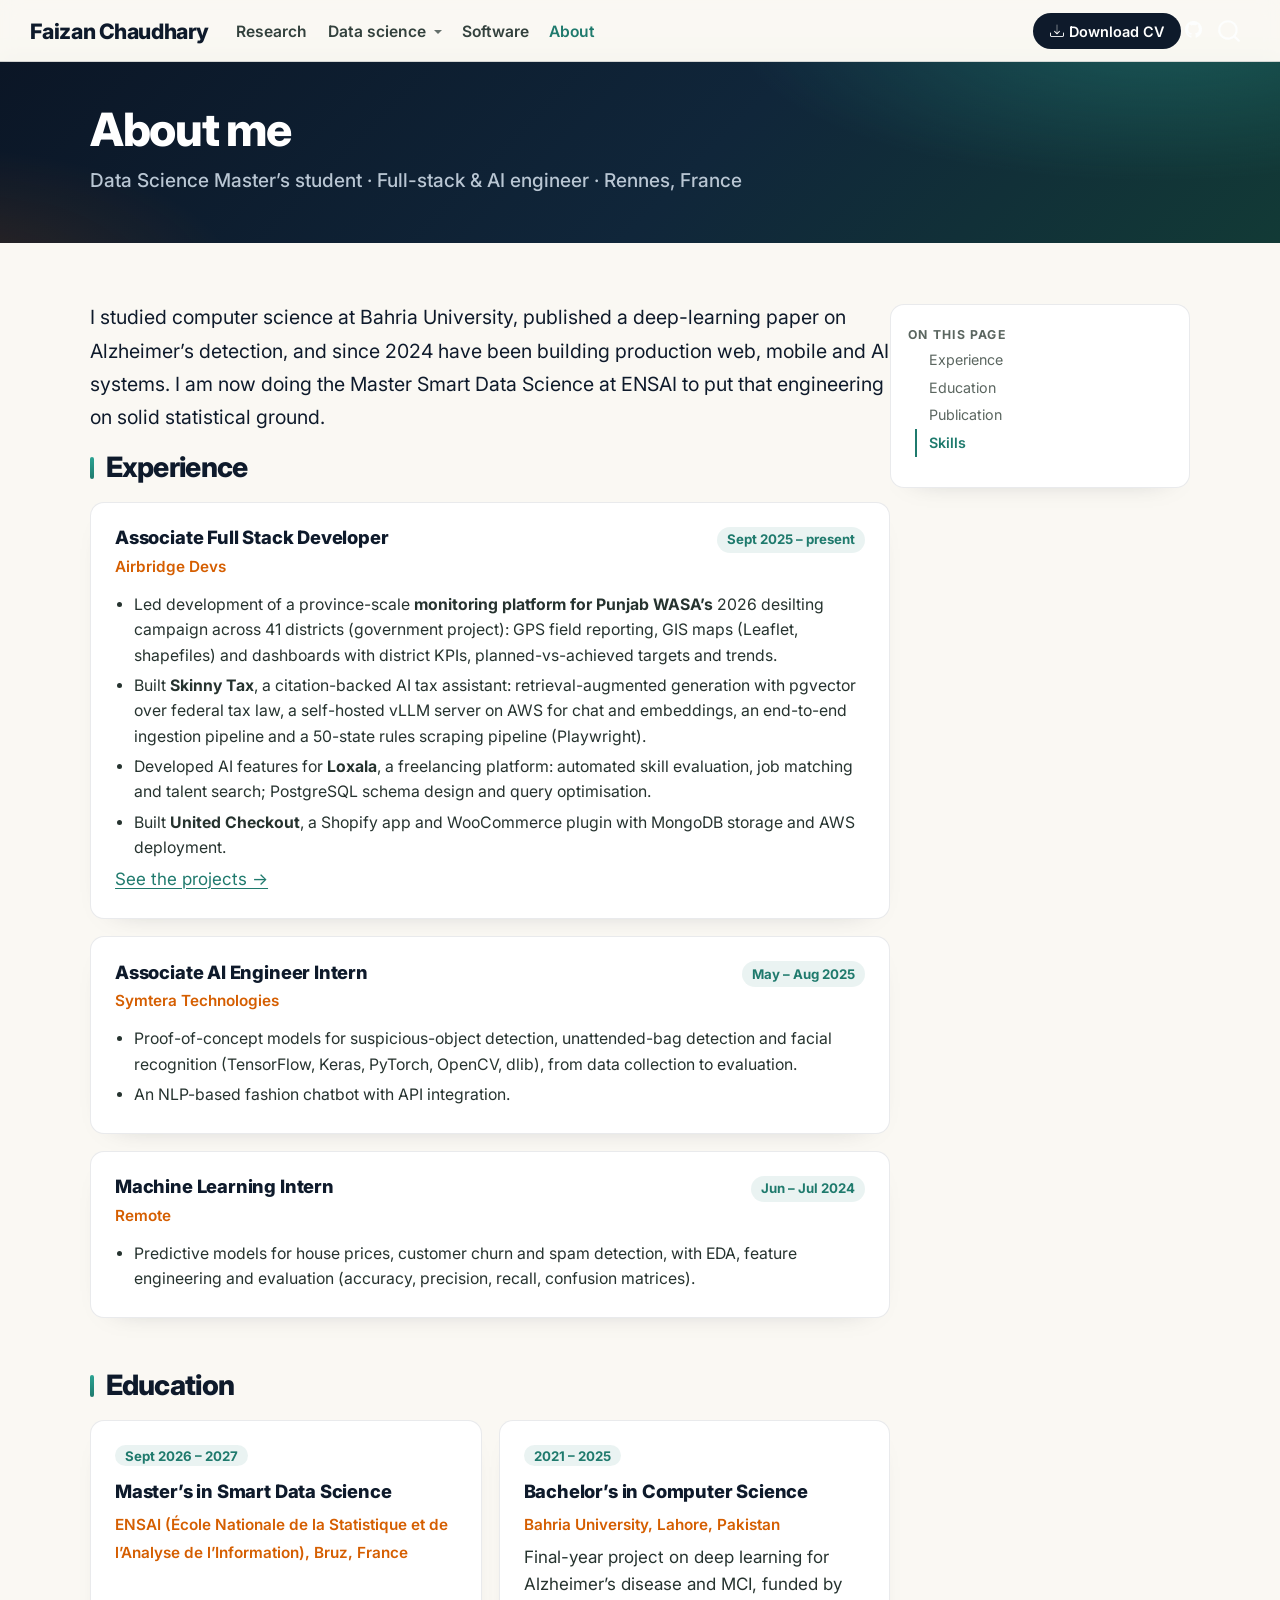
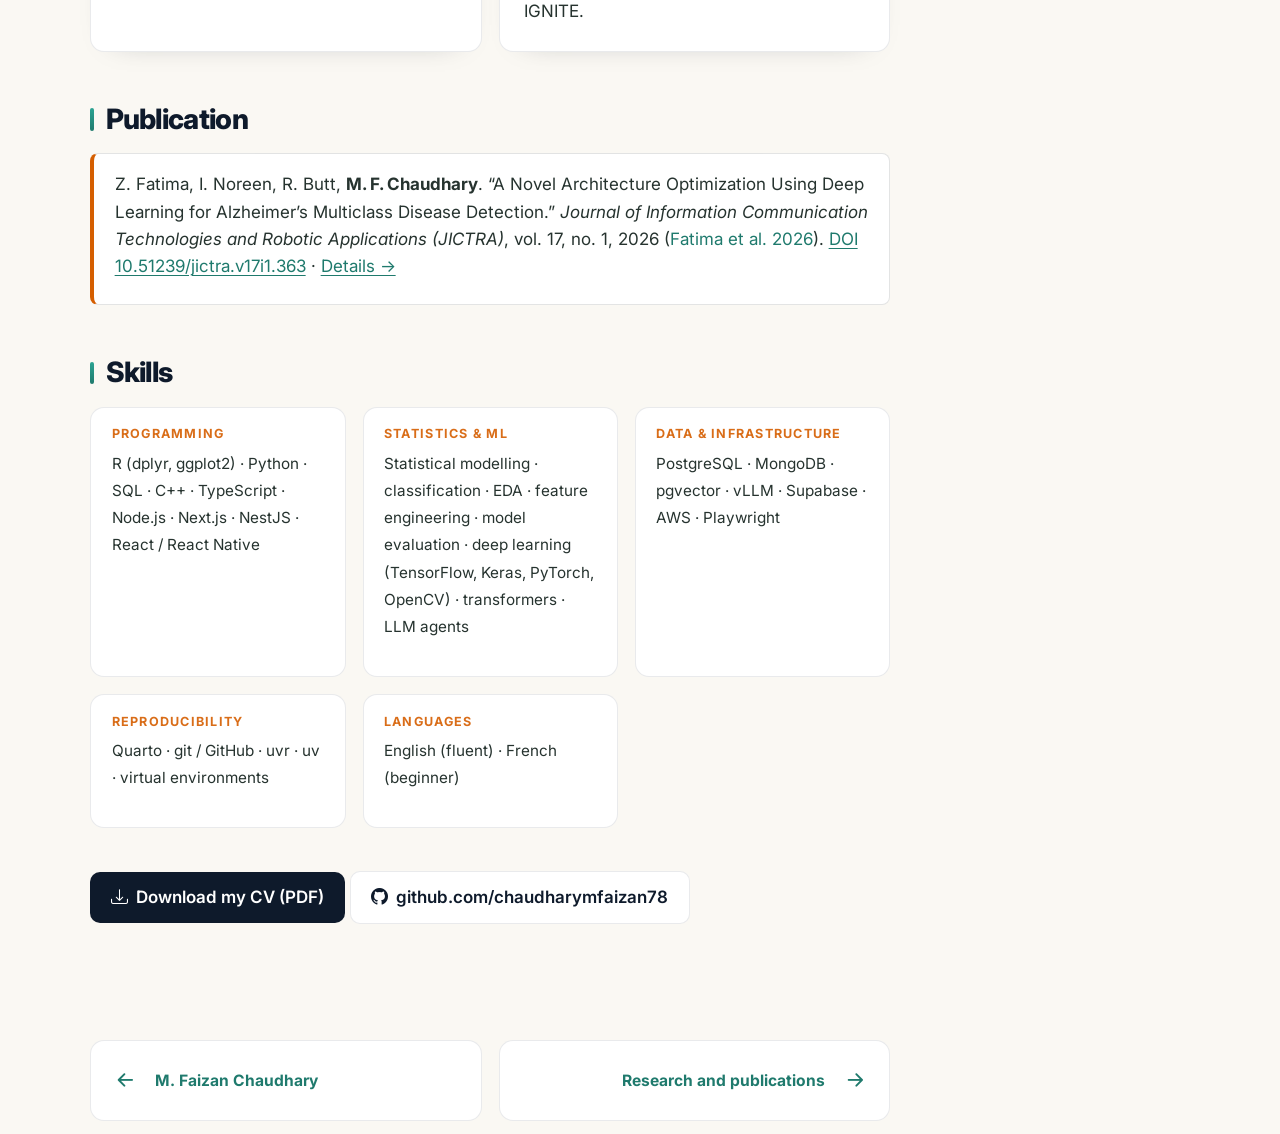
<file: about.html>
<!DOCTYPE html>
<html xmlns="http://www.w3.org/1999/xhtml" lang="en" xml:lang="en"><head>

<meta charset="utf-8">
<meta name="generator" content="quarto-1.10.18">

<meta name="viewport" content="width=device-width, initial-scale=1.0, user-scalable=yes">

<meta name="description" content="Research, data science and software engineering by M. Faizan Chaudhary, Master Smart Data Science student at ENSAI and full-stack AI engineer.">

<title>About me – M. Faizan Chaudhary</title>
<style>
/* Default styles provided by pandoc.
** See https://pandoc.org/MANUAL.html#variables-for-html for config info.
*/
span.smallcaps{font-variant: small-caps;}
div.columns{display: flex; gap: 1.5em;}
div.column{flex: auto;}
@media screen {
div.columns{gap: min(4vw, 1.5em);}
div.column{overflow-x: auto;}
}
div.hanging-indent{margin-left: 1.5em; text-indent: -1.5em;}
ul.task-list{list-style: none;}
ul.task-list li input[type="checkbox"] {
  width: 0.8em;
  margin: 0 0.8em 0.2em -1em; /* quarto-specific, see https://github.com/quarto-dev/quarto-cli/issues/4556 */ 
  vertical-align: middle;
}
/* CSS for citations */
div.csl-bib-body { }
div.csl-entry {
  clear: both;
}
.hanging-indent div.csl-entry {
  margin-left:2em;
  text-indent:-2em;
}
div.csl-left-margin {
  min-width:2em;
  float:left;
}
div.csl-right-inline {
  margin-left:2em;
  padding-left:1em;
}
div.csl-indent {
  margin-left: 2em;
}</style>


<script src="site_libs/quarto-nav/quarto-nav.js"></script>
<script src="site_libs/quarto-nav/headroom.min.js"></script>
<script src="site_libs/clipboard/clipboard.min.js"></script>
<script src="site_libs/quarto-search/autocomplete.umd.js"></script>
<script src="site_libs/quarto-search/fuse.min.js"></script>
<script src="site_libs/quarto-search/quarto-search.js"></script>
<meta name="quarto:offset" content="./">
<link href="./chapters/research.html" rel="next">
<link href="./index.html" rel="prev">
<script src="site_libs/quarto-html/quarto.js" type="module"></script>
<script src="site_libs/quarto-html/tabsets/tabsets.js" type="module"></script>
<script src="site_libs/quarto-html/popper.min.js"></script>
<script src="site_libs/quarto-html/tippy.umd.min.js"></script>
<script src="site_libs/quarto-html/anchor.min.js"></script>
<link href="site_libs/quarto-html/tippy.css" rel="stylesheet">
<link href="site_libs/quarto-html/quarto-syntax-highlighting-9b13294eb98a7ccc9837366643235be5.css" rel="stylesheet" class="quarto-color-scheme" id="quarto-text-highlighting-styles">
<link href="site_libs/quarto-html/quarto-syntax-highlighting-dark-ad7a70ee837950f74c3137b2b7f1bb4b.css" rel="stylesheet" class="quarto-color-scheme quarto-color-alternate" id="quarto-text-highlighting-styles">
<link href="site_libs/quarto-html/quarto-syntax-highlighting-9b13294eb98a7ccc9837366643235be5.css" rel="stylesheet" class="quarto-color-scheme-extra" id="quarto-text-highlighting-styles">
<script src="site_libs/bootstrap/bootstrap.min.js"></script>
<link href="site_libs/bootstrap/bootstrap-icons.css" rel="stylesheet">
<link href="site_libs/bootstrap/bootstrap-21361025573f4fe8109268b6a4474474.min.css" rel="stylesheet" append-hash="true" class="quarto-color-scheme" id="quarto-bootstrap" data-mode="light">
<link href="site_libs/bootstrap/bootstrap-dark-05afef65f55d0a0b7c8634d0210263cb.min.css" rel="stylesheet" append-hash="true" class="quarto-color-scheme quarto-color-alternate" id="quarto-bootstrap" data-mode="light">
<link href="site_libs/bootstrap/bootstrap-21361025573f4fe8109268b6a4474474.min.css" rel="stylesheet" append-hash="true" class="quarto-color-scheme-extra" id="quarto-bootstrap" data-mode="light">
<script id="quarto-search-options" type="application/json">{
  "location": "navbar",
  "copy-button": false,
  "collapse-after": 3,
  "panel-placement": "end",
  "type": "overlay",
  "limit": 50,
  "keyboard-shortcut": [
    "f",
    "/",
    "s"
  ],
  "show-item-context": false,
  "language": {
    "search-no-results-text": "No results",
    "search-matching-documents-text": "matching documents",
    "search-copy-link-title": "Copy link to search",
    "search-hide-matches-text": "Hide additional matches",
    "search-more-match-text": "more match in this document",
    "search-more-matches-text": "more matches in this document",
    "search-clear-button-title": "Clear",
    "search-text-placeholder": "",
    "search-detached-cancel-button-title": "Cancel",
    "search-submit-button-title": "Submit",
    "search-label": "Search"
  }
}</script>


</head>

<body class="nav-sidebar floating nav-fixed quarto-light">

<div id="quarto-search-results"></div>
  <header id="quarto-header" class="headroom fixed-top quarto-banner">
    <nav class="navbar navbar-expand-lg " data-bs-theme="dark">
      <div class="navbar-container container-fluid">
      <div class="navbar-brand-container mx-auto">
    <a class="navbar-brand" href="./index.html">
    <span class="navbar-title">Faizan Chaudhary</span>
    </a>
  </div>
            <div id="quarto-search" class="" title="Search"></div>
          <button class="navbar-toggler" type="button" data-bs-toggle="collapse" data-bs-target="#navbarCollapse" aria-controls="navbarCollapse" role="menu" aria-expanded="false" aria-label="Toggle navigation" onclick="if (window.quartoToggleHeadroom) { window.quartoToggleHeadroom(); }">
  <span class="navbar-toggler-icon"></span>
</button>
          <div class="collapse navbar-collapse" id="navbarCollapse">
            <ul class="navbar-nav navbar-nav-scroll me-auto">
  <li class="nav-item">
    <a class="nav-link active" href="./chapters/research.html" aria-current="page"> 
<span class="menu-text">Research</span></a>
  </li>  
  <li class="nav-item dropdown ">
    <a class="nav-link dropdown-toggle" href="#" id="nav-menu-data-science" role="link" data-bs-toggle="dropdown" aria-expanded="false">
 <span class="menu-text">Data science</span>
    </a>
    <ul class="dropdown-menu" aria-labelledby="nav-menu-data-science">    
        <li>
    <a class="dropdown-item" href="./chapters/01-EDA.html">
 <span class="dropdown-text">Urban trees of Saint-Germain-en-Laye</span></a>
  </li>  
        <li>
    <a class="dropdown-item" href="./chapters/02-tgv-delays.html">
 <span class="dropdown-text">Late again? Behind TGV delays</span></a>
  </li>  
        <li>
    <a class="dropdown-item" href="./chapters/03-agentic-phm.html">
 <span class="dropdown-text">Agentic AI for predictive maintenance</span></a>
  </li>  
        <li>
    <a class="dropdown-item" href="./chapters/04-coursework.html">
 <span class="dropdown-text">Coursework</span></a>
  </li>  
    </ul>
  </li>
  <li class="nav-item">
    <a class="nav-link" href="./chapters/development.html"> 
<span class="menu-text">Software</span></a>
  </li>  
  <li class="nav-item">
    <a class="nav-link" href="./about.html"> 
<span class="menu-text">About</span></a>
  </li>  
</ul>
            <ul class="navbar-nav navbar-nav-scroll ms-auto">
  <li class="nav-item">
    <a class="nav-link" href="./assets/cv/Faizan_Chaudhary_CV.pdf"> <i class="bi bi-download" role="img">
</i> 
<span class="menu-text">Download CV</span></a>
  </li>  
</ul>
          </div> <!-- /navcollapse -->
            <div class="quarto-navbar-tools">
    <a href="https://github.com/chaudharymfaizan78/portfolio" title="Source Code" class="quarto-navigation-tool px-1" aria-label="Source Code"><i class="bi bi-github"></i></a>
</div>
      </div> <!-- /container-fluid -->
    </nav>
  <nav class="quarto-secondary-nav">
    <div class="container-fluid d-flex">
      <button type="button" class="quarto-btn-toggle btn" data-bs-toggle="collapse" role="button" data-bs-target=".quarto-sidebar-collapse-item" aria-controls="quarto-sidebar" aria-expanded="false" aria-label="Toggle sidebar navigation" onclick="if (window.quartoToggleHeadroom) { window.quartoToggleHeadroom(); }">
        <i class="bi bi-layout-text-sidebar-reverse"></i>
      </button>
        <nav class="quarto-page-breadcrumbs" aria-label="breadcrumb"><ol class="breadcrumb"><li class="breadcrumb-item"><a href="./about.html"><span class="chapter-title">About me</span></a></li></ol></nav>
        <a class="flex-grow-1" role="navigation" data-bs-toggle="collapse" data-bs-target=".quarto-sidebar-collapse-item" aria-controls="quarto-sidebar" aria-expanded="false" aria-label="Toggle sidebar navigation" onclick="if (window.quartoToggleHeadroom) { window.quartoToggleHeadroom(); }">      
        </a>
    </div>
  </nav>
</header>
<!-- content -->
<header id="title-block-header" class="quarto-title-block default page-columns page-full">
  <div class="quarto-title-banner page-columns page-full">
    <div class="quarto-title column-body">
      <h1 class="title"><span class="chapter-title">About me</span></h1>
            <p class="subtitle lead">Data Science Master’s student · Full-stack &amp; AI engineer · Rennes, France</p>
                  <div>
        <div class="description">
          <p>Research, data science and software engineering by M. Faizan Chaudhary, Master Smart Data Science student at ENSAI and full-stack AI engineer.</p>
        </div>
      </div>
                </div>
  </div>
    
  
  <div class="quarto-title-meta">

      
    
      
    </div>
    
  
  </header><div id="quarto-content" class="quarto-container page-columns page-rows-contents page-layout-article page-navbar">
<!-- sidebar -->
  <nav id="quarto-sidebar" class="sidebar collapse collapse-horizontal quarto-sidebar-collapse-item sidebar-navigation floating overflow-auto">
    <div class="sidebar-menu-container"> 
    <ul class="list-unstyled mt-1">
        <li class="sidebar-item">
  <div class="sidebar-item-container"> 
  <a href="./index.html" class="sidebar-item-text sidebar-link"><span class="chapter-title">M. Faizan Chaudhary</span></a>
  </div>
</li>
        <li class="sidebar-item">
  <div class="sidebar-item-container"> 
  <a href="./about.html" class="sidebar-item-text sidebar-link active"><span class="chapter-title">About me</span></a>
  </div>
</li>
        <li class="sidebar-item sidebar-item-section">
      <div class="sidebar-item-container"> 
            <a class="sidebar-item-text sidebar-link text-start" data-bs-toggle="collapse" data-bs-target="#quarto-sidebar-section-1" role="navigation" aria-expanded="true">
 <span class="menu-text">Research</span></a>
          <a class="sidebar-item-toggle text-start" data-bs-toggle="collapse" data-bs-target="#quarto-sidebar-section-1" role="navigation" aria-expanded="true" aria-label="Toggle section">
            <i class="bi bi-chevron-right ms-2"></i>
          </a> 
      </div>
      <ul id="quarto-sidebar-section-1" class="collapse list-unstyled sidebar-section depth1 show">  
          <li class="sidebar-item">
  <div class="sidebar-item-container"> 
  <a href="./chapters/research.html" class="sidebar-item-text sidebar-link"><span class="chapter-title">Research and publications</span></a>
  </div>
</li>
      </ul>
  </li>
        <li class="sidebar-item sidebar-item-section">
      <div class="sidebar-item-container"> 
            <a class="sidebar-item-text sidebar-link text-start" data-bs-toggle="collapse" data-bs-target="#quarto-sidebar-section-2" role="navigation" aria-expanded="true">
 <span class="menu-text">Data science · ENSAI</span></a>
          <a class="sidebar-item-toggle text-start" data-bs-toggle="collapse" data-bs-target="#quarto-sidebar-section-2" role="navigation" aria-expanded="true" aria-label="Toggle section">
            <i class="bi bi-chevron-right ms-2"></i>
          </a> 
      </div>
      <ul id="quarto-sidebar-section-2" class="collapse list-unstyled sidebar-section depth1 show">  
          <li class="sidebar-item">
  <div class="sidebar-item-container"> 
  <a href="./chapters/01-EDA.html" class="sidebar-item-text sidebar-link"><span class="chapter-title">Urban trees of Saint-Germain-en-Laye</span></a>
  </div>
</li>
          <li class="sidebar-item">
  <div class="sidebar-item-container"> 
  <a href="./chapters/02-tgv-delays.html" class="sidebar-item-text sidebar-link"><span class="chapter-title">Late again? What’s really behind TGV delays</span></a>
  </div>
</li>
          <li class="sidebar-item">
  <div class="sidebar-item-container"> 
  <a href="./chapters/03-agentic-phm.html" class="sidebar-item-text sidebar-link"><span class="chapter-title">Agentic AI for predictive maintenance</span></a>
  </div>
</li>
          <li class="sidebar-item">
  <div class="sidebar-item-container"> 
  <a href="./chapters/04-coursework.html" class="sidebar-item-text sidebar-link"><span class="chapter-title">Coursework</span></a>
  </div>
</li>
      </ul>
  </li>
        <li class="sidebar-item sidebar-item-section">
      <div class="sidebar-item-container"> 
            <a class="sidebar-item-text sidebar-link text-start" data-bs-toggle="collapse" data-bs-target="#quarto-sidebar-section-3" role="navigation" aria-expanded="true">
 <span class="menu-text">Software development</span></a>
          <a class="sidebar-item-toggle text-start" data-bs-toggle="collapse" data-bs-target="#quarto-sidebar-section-3" role="navigation" aria-expanded="true" aria-label="Toggle section">
            <i class="bi bi-chevron-right ms-2"></i>
          </a> 
      </div>
      <ul id="quarto-sidebar-section-3" class="collapse list-unstyled sidebar-section depth1 show">  
          <li class="sidebar-item">
  <div class="sidebar-item-container"> 
  <a href="./chapters/development.html" class="sidebar-item-text sidebar-link"><span class="chapter-title">Software development</span></a>
  </div>
</li>
      </ul>
  </li>
        <li class="sidebar-item sidebar-item-section">
      <div class="sidebar-item-container"> 
            <a class="sidebar-item-text sidebar-link text-start" data-bs-toggle="collapse" data-bs-target="#quarto-sidebar-section-4" role="navigation" aria-expanded="true">
 <span class="menu-text">Coming next</span></a>
          <a class="sidebar-item-toggle text-start" data-bs-toggle="collapse" data-bs-target="#quarto-sidebar-section-4" role="navigation" aria-expanded="true" aria-label="Toggle section">
            <i class="bi bi-chevron-right ms-2"></i>
          </a> 
      </div>
      <ul id="quarto-sidebar-section-4" class="collapse list-unstyled sidebar-section depth1 show">  
          <li class="sidebar-item">
  <div class="sidebar-item-container"> 
  <a href="./chapters/semester-2.html" class="sidebar-item-text sidebar-link"><span class="chapter-title">Semester 2</span></a>
  </div>
</li>
          <li class="sidebar-item">
  <div class="sidebar-item-container"> 
  <a href="./chapters/semester-3.html" class="sidebar-item-text sidebar-link"><span class="chapter-title">Semester 3</span></a>
  </div>
</li>
      </ul>
  </li>
        <li class="sidebar-item">
  <div class="sidebar-item-container"> 
  <a href="./references.html" class="sidebar-item-text sidebar-link"><span class="chapter-title">References</span></a>
  </div>
</li>
    </ul>
    </div>
</nav>
<div id="quarto-sidebar-glass" class="quarto-sidebar-collapse-item" data-bs-toggle="collapse" data-bs-target=".quarto-sidebar-collapse-item"></div>
<!-- margin-sidebar -->
    <div id="quarto-margin-sidebar" class="sidebar margin-sidebar">
        <nav id="TOC" role="doc-toc" class="toc-active">
    <h2 id="toc-title">On this page</h2>
   
  <ul>
  <li><a href="#experience" id="toc-experience" class="nav-link active" data-scroll-target="#experience">Experience</a></li>
  <li><a href="#education" id="toc-education" class="nav-link" data-scroll-target="#education">Education</a></li>
  <li><a href="#publication" id="toc-publication" class="nav-link" data-scroll-target="#publication">Publication</a></li>
  <li><a href="#skills" id="toc-skills" class="nav-link" data-scroll-target="#skills">Skills</a></li>
  </ul>
</nav>
    </div>
<!-- main -->
<main class="content quarto-banner-title-block" id="quarto-document-content">





<div class="lead-text">
<p>I studied computer science at Bahria University, published a deep-learning paper on Alzheimer’s detection, and since 2024 have been building production web, mobile and AI systems. I am now doing the Master Smart Data Science at ENSAI to put that engineering on solid statistical ground.</p>
</div>
<section id="experience" class="level2">
<h2 class="anchored" data-anchor-id="experience">Experience</h2>
<div class="role">
<div class="role-head">
<p><span class="role-title">Associate Full Stack Developer</span> <span class="role-when">Sept 2025 – present</span></p>
</div>
<p><span class="role-org">Airbridge Devs</span></p>
<ul>
<li>Led development of a province-scale <strong>monitoring platform for Punjab WASA’s</strong> 2026 desilting campaign across 41 districts (government project): GPS field reporting, GIS maps (Leaflet, shapefiles) and dashboards with district KPIs, planned-vs-achieved targets and trends.</li>
<li>Built <strong>Skinny Tax</strong>, a citation-backed AI tax assistant: retrieval-augmented generation with pgvector over federal tax law, a self-hosted vLLM server on AWS for chat and embeddings, an end-to-end ingestion pipeline and a 50-state rules scraping pipeline (Playwright).</li>
<li>Developed AI features for <strong>Loxala</strong>, a freelancing platform: automated skill evaluation, job matching and talent search; PostgreSQL schema design and query optimisation.</li>
<li>Built <strong>United Checkout</strong>, a Shopify app and WooCommerce plugin with MongoDB storage and AWS deployment.</li>
</ul>
<p><a href="./chapters/development.html">See the projects →</a></p>
</div>
<div class="role">
<div class="role-head">
<p><span class="role-title">Associate AI Engineer Intern</span> <span class="role-when">May – Aug 2025</span></p>
</div>
<p><span class="role-org">Symtera Technologies</span></p>
<ul>
<li>Proof-of-concept models for suspicious-object detection, unattended-bag detection and facial recognition (TensorFlow, Keras, PyTorch, OpenCV, dlib), from data collection to evaluation.</li>
<li>An NLP-based fashion chatbot with API integration.</li>
</ul>
</div>
<div class="role">
<div class="role-head">
<p><span class="role-title">Machine Learning Intern</span> <span class="role-when">Jun – Jul 2024</span></p>
</div>
<p><span class="role-org">Remote</span></p>
<ul>
<li>Predictive models for house prices, customer churn and spam detection, with EDA, feature engineering and evaluation (accuracy, precision, recall, confusion matrices).</li>
</ul>
</div>
</section>
<section id="education" class="level2">
<h2 class="anchored" data-anchor-id="education">Education</h2>
<div class="edu-grid">
<div class="role">
<p><span class="role-when">Sept 2026 – 2027</span></p>
<p><span class="role-title">Master’s in Smart Data Science</span></p>
<p><span class="role-org">ENSAI (École Nationale de la Statistique et de l’Analyse de l’Information), Bruz, France</span></p>
</div>
<div class="role">
<p><span class="role-when">2021 – 2025</span></p>
<p><span class="role-title">Bachelor’s in Computer Science</span></p>
<p><span class="role-org">Bahria University, Lahore, Pakistan</span></p>
<p>Final-year project on deep learning for Alzheimer’s disease and MCI, funded by IGNITE.</p>
</div>
</div>
</section>
<section id="publication" class="level2">
<h2 class="anchored" data-anchor-id="publication">Publication</h2>
<div class="pub-card">
<p>Z. Fatima, I. Noreen, R. Butt, <strong>M. F. Chaudhary</strong>. “A Novel Architecture Optimization Using Deep Learning for Alzheimer’s Multiclass Disease Detection.” <em>Journal of Information Communication Technologies and Robotic Applications (JICTRA)</em>, vol.&nbsp;17, no. 1, 2026 <span class="citation" data-cites="fatima2026alzheimer">(<a href="references.html#ref-fatima2026alzheimer" role="doc-biblioref">Fatima et al. 2026</a>)</span>. <a href="https://doi.org/10.51239/jictra.v17i1.363">DOI 10.51239/jictra.v17i1.363</a> · <a href="./chapters/research.html">Details →</a></p>
</div>
</section>
<section id="skills" class="level2">
<h2 class="anchored" data-anchor-id="skills">Skills</h2>
<div class="skill-grid">
<section id="programming" class="level4 skill">
<h4 class="anchored" data-anchor-id="programming">Programming</h4>
<p><span class="skill-list">R (dplyr, ggplot2) · Python · SQL · C++ · TypeScript · Node.js · Next.js · NestJS · React / React Native</span></p>
</section>
<section id="statistics-ml" class="level4 skill">
<h4 class="anchored" data-anchor-id="statistics-ml">Statistics &amp; ML</h4>
<p><span class="skill-list">Statistical modelling · classification · EDA · feature engineering · model evaluation · deep learning (TensorFlow, Keras, PyTorch, OpenCV) · transformers · LLM agents</span></p>
</section>
<section id="data-infrastructure" class="level4 skill">
<h4 class="anchored" data-anchor-id="data-infrastructure">Data &amp; infrastructure</h4>
<p><span class="skill-list">PostgreSQL · MongoDB · pgvector · vLLM · Supabase · AWS · Playwright</span></p>
</section>
<section id="reproducibility" class="level4 skill">
<h4 class="anchored" data-anchor-id="reproducibility">Reproducibility</h4>
<p><span class="skill-list">Quarto · git / GitHub · uvr · uv · virtual environments</span></p>
</section>
<section id="languages" class="level4 skill">
<h4 class="anchored" data-anchor-id="languages">Languages</h4>
<p><span class="skill-list">English (fluent) · French (beginner)</span></p>
</section>
</div>
<div class="contact-row">
<p><a href="assets/cv/Faizan_Chaudhary_CV.pdf" download=""><i class="bi bi-download"></i> Download my CV (PDF)</a> <a href="https://github.com/chaudharymfaizan78" class="alt"><i class="bi bi-github"></i> github.com/chaudharymfaizan78</a></p>
</div>


<div id="refs" class="references csl-bib-body hanging-indent" role="list" style="display: none">
<div id="ref-fatima2026alzheimer" class="csl-entry" role="listitem">
Fatima, Z., I. Noreen, R. Butt, and M. F. Chaudhary. 2026. <span>“A Novel Architecture Optimization Using Deep Learning for Alzheimer’s Multiclass Disease Detection.”</span> <em>Journal of Information Communication Technologies and Robotic Applications (JICTRA)</em> 17 (1). <a href="https://doi.org/10.51239/jictra.v17i1.363">https://doi.org/10.51239/jictra.v17i1.363</a>.
</div>
</div>
</section>

</main> <!-- /main -->
<script>
// Quarto books mark the first navbar link active on every page; fix it by URL.
document.addEventListener("DOMContentLoaded", () => {
  const here = location.pathname.split("/").pop() || "index.html";
  const map = { "research.html": 0, "01-EDA.html": 1, "02-tgv-delays.html": 1,
                "03-agentic-phm.html": 1, "04-coursework.html": 1,
                "development.html": 2, "about.html": 3 };
  const links = document.querySelectorAll(".navbar .navbar-nav .nav-link");
  links.forEach((a, i) => a.classList.toggle("active", map[here] === i));
});
</script>
<script id="quarto-html-after-body" type="application/javascript">
  window.document.addEventListener("DOMContentLoaded", function (event) {
    const icon = "";
    const anchorJS = new window.AnchorJS();
    anchorJS.options = {
      placement: 'right',
      icon: icon
    };
    anchorJS.add('.anchored');
    const isCodeAnnotation = (el) => {
      for (const clz of el.classList) {
        if (clz.startsWith('code-annotation-')) {                     
          return true;
        }
      }
      return false;
    }
    const onCopySuccess = function(e) {
      // button target
      const button = e.trigger;
      // don't keep focus
      button.blur();
      // flash "checked"
      button.classList.add('code-copy-button-checked');
      var currentTitle = button.getAttribute("title");
      button.setAttribute("title", "Copied!");
      let tooltip;
      if (window.bootstrap) {
        button.setAttribute("data-bs-toggle", "tooltip");
        button.setAttribute("data-bs-placement", "left");
        button.setAttribute("data-bs-title", "Copied!");
        tooltip = new bootstrap.Tooltip(button, 
          { trigger: "manual", 
            customClass: "code-copy-button-tooltip",
            offset: [0, -8]});
        tooltip.show();    
      }
      setTimeout(function() {
        if (tooltip) {
          tooltip.hide();
          button.removeAttribute("data-bs-title");
          button.removeAttribute("data-bs-toggle");
          button.removeAttribute("data-bs-placement");
        }
        button.setAttribute("title", currentTitle);
        button.classList.remove('code-copy-button-checked');
      }, 1000);
      // clear code selection
      e.clearSelection();
    }
    const getTextToCopy = function(trigger) {
      const outerScaffold = trigger.parentElement.cloneNode(true);
      const codeEl = outerScaffold.querySelector('code');
      for (const childEl of codeEl.children) {
        if (isCodeAnnotation(childEl)) {
          childEl.remove();
        }
      }
      return codeEl.innerText;
    }
    const clipboard = new window.ClipboardJS('.code-copy-button:not([data-in-quarto-modal])', {
      text: getTextToCopy
    });
    clipboard.on('success', onCopySuccess);
    if (window.document.getElementById('quarto-embedded-source-code-modal')) {
      const clipboardModal = new window.ClipboardJS('.code-copy-button[data-in-quarto-modal]', {
        text: getTextToCopy,
        container: window.document.getElementById('quarto-embedded-source-code-modal')
      });
      clipboardModal.on('success', onCopySuccess);
    }
      var localhostRegex = new RegExp(/^(?:http|https):\/\/localhost\:?[0-9]*\//);
      var mailtoRegex = new RegExp(/^mailto:/);
        var filterRegex = new RegExp("https:\/\/chaudharymfaizan78\.github\.io\/portfolio");
      var isInternal = (href) => {
          return filterRegex.test(href) || localhostRegex.test(href) || mailtoRegex.test(href);
      }
      // Inspect non-navigation links and adorn them if external
     var links = window.document.querySelectorAll('a[href]:not(.nav-link):not(.navbar-brand):not(.toc-action):not(.sidebar-link):not(.sidebar-item-toggle):not(.pagination-link):not(.no-external):not([aria-hidden]):not(.dropdown-item):not(.quarto-navigation-tool):not(.about-link)');
      for (var i=0; i<links.length; i++) {
        const link = links[i];
        if (!isInternal(link.href)) {
          // undo the damage that might have been done by quarto-nav.js in the case of
          // links that we want to consider external
          if (link.dataset.originalHref !== undefined) {
            link.href = link.dataset.originalHref;
          }
            // target, if specified
            link.setAttribute("target", "_blank");
            if (link.getAttribute("rel") === null) {
              link.setAttribute("rel", "noopener");
            }
        }
      }
    function tippyHover(el, contentFn, onTriggerFn, onUntriggerFn) {
      const config = {
        allowHTML: true,
        maxWidth: 500,
        delay: 100,
        arrow: false,
        appendTo: function(el) {
            return el.parentElement;
        },
        interactive: true,
        interactiveBorder: 10,
        theme: 'quarto',
        placement: 'bottom-start',
      };
      if (contentFn) {
        config.content = contentFn;
      }
      if (onTriggerFn) {
        config.onTrigger = onTriggerFn;
      }
      if (onUntriggerFn) {
        config.onUntrigger = onUntriggerFn;
      }
      window.tippy(el, config); 
    }
    const noterefs = window.document.querySelectorAll('a[role="doc-noteref"]');
    for (var i=0; i<noterefs.length; i++) {
      const ref = noterefs[i];
      tippyHover(ref, function() {
        // use id or data attribute instead here
        let href = ref.getAttribute('data-footnote-href') || ref.getAttribute('href');
        try { href = new URL(href).hash; } catch {}
        const id = href.replace(/^#\/?/, "");
        const note = window.document.getElementById(id);
        if (note) {
          return note.innerHTML;
        } else {
          return "";
        }
      });
    }
    const xrefs = window.document.querySelectorAll('a.quarto-xref');
    const processXRef = (id, note) => {
      // Strip column container classes
      const stripColumnClz = (el) => {
        el.classList.remove("page-full", "page-columns");
        if (el.children) {
          for (const child of el.children) {
            stripColumnClz(child);
          }
        }
      }
      stripColumnClz(note)
      if (id === null || id.startsWith('sec-')) {
        // Special case sections, only their first couple elements
        const container = document.createElement("div");
        if (note.children && note.children.length > 2) {
          container.appendChild(note.children[0].cloneNode(true));
          for (let i = 1; i < note.children.length; i++) {
            const child = note.children[i];
            if (child.tagName === "P" && child.innerText === "") {
              continue;
            } else {
              container.appendChild(child.cloneNode(true));
              break;
            }
          }
          if (window.Quarto?.typesetMath) {
            window.Quarto.typesetMath(container);
          }
          return container.innerHTML
        } else {
          if (window.Quarto?.typesetMath) {
            window.Quarto.typesetMath(note);
          }
          return note.innerHTML;
        }
      } else {
        // Remove any anchor links if they are present
        const anchorLink = note.querySelector('a.anchorjs-link');
        if (anchorLink) {
          anchorLink.remove();
        }
        if (window.Quarto?.typesetMath) {
          window.Quarto.typesetMath(note);
        }
        if (note.classList.contains("callout")) {
          return note.outerHTML;
        } else {
          return note.innerHTML;
        }
      }
    }
    for (var i=0; i<xrefs.length; i++) {
      const xref = xrefs[i];
      tippyHover(xref, undefined, function(instance) {
        instance.disable();
        let url = xref.getAttribute('href');
        let hash = undefined; 
        if (url.startsWith('#')) {
          hash = url;
        } else {
          try { hash = new URL(url).hash; } catch {}
        }
        if (hash) {
          const id = hash.replace(/^#\/?/, "");
          const note = window.document.getElementById(id);
          if (note !== null) {
            try {
              const html = processXRef(id, note.cloneNode(true));
              instance.setContent(html);
            } finally {
              instance.enable();
              instance.show();
            }
          } else {
            // See if we can fetch this
            fetch(url.split('#')[0])
            .then(res => res.text())
            .then(html => {
              const parser = new DOMParser();
              const htmlDoc = parser.parseFromString(html, "text/html");
              const note = htmlDoc.getElementById(id);
              if (note !== null) {
                const html = processXRef(id, note);
                instance.setContent(html);
              } 
            }).finally(() => {
              instance.enable();
              instance.show();
            });
          }
        } else {
          // See if we can fetch a full url (with no hash to target)
          // This is a special case and we should probably do some content thinning / targeting
          fetch(url)
          .then(res => res.text())
          .then(html => {
            const parser = new DOMParser();
            const htmlDoc = parser.parseFromString(html, "text/html");
            const note = htmlDoc.querySelector('main.content');
            if (note !== null) {
              // This should only happen for chapter cross references
              // (since there is no id in the URL)
              // remove the first header
              if (note.children.length > 0 && note.children[0].tagName === "HEADER") {
                note.children[0].remove();
              }
              const html = processXRef(null, note);
              instance.setContent(html);
            } 
          }).finally(() => {
            instance.enable();
            instance.show();
          });
        }
      }, function(instance) {
      });
    }
        let selectedAnnoteEl;
        const selectorForAnnotation = ( cell, annotation) => {
          let cellAttr = 'data-code-cell="' + cell + '"';
          let lineAttr = 'data-code-annotation="' +  annotation + '"';
          const selector = 'span[' + cellAttr + '][' + lineAttr + ']';
          return selector;
        }
        const selectCodeLines = (annoteEl) => {
          const doc = window.document;
          const targetCell = annoteEl.getAttribute("data-target-cell");
          const targetAnnotation = annoteEl.getAttribute("data-target-annotation");
          const annoteSpan = window.document.querySelector(selectorForAnnotation(targetCell, targetAnnotation));
          const lines = annoteSpan.getAttribute("data-code-lines").split(",");
          const lineIds = lines.map((line) => {
            return targetCell + "-" + line;
          })
          let top = null;
          let height = null;
          let parent = null;
          if (lineIds.length > 0) {
              //compute the position of the single el (top and bottom and make a div)
              const el = window.document.getElementById(lineIds[0]);
              top = el.offsetTop;
              height = el.offsetHeight;
              parent = el.parentElement.parentElement;
            if (lineIds.length > 1) {
              const lastEl = window.document.getElementById(lineIds[lineIds.length - 1]);
              const bottom = lastEl.offsetTop + lastEl.offsetHeight;
              height = bottom - top;
            }
            if (top !== null && height !== null && parent !== null) {
              // cook up a div (if necessary) and position it 
              let div = window.document.getElementById("code-annotation-line-highlight");
              if (div === null) {
                div = window.document.createElement("div");
                div.setAttribute("id", "code-annotation-line-highlight");
                div.style.position = 'absolute';
                parent.appendChild(div);
              }
              div.style.top = top - 2 + "px";
              div.style.height = height + 4 + "px";
              div.style.left = 0;
              let gutterDiv = window.document.getElementById("code-annotation-line-highlight-gutter");
              if (gutterDiv === null) {
                gutterDiv = window.document.createElement("div");
                gutterDiv.setAttribute("id", "code-annotation-line-highlight-gutter");
                gutterDiv.style.position = 'absolute';
                const codeCell = window.document.getElementById(targetCell);
                const gutter = codeCell.querySelector('.code-annotation-gutter');
                gutter.appendChild(gutterDiv);
              }
              gutterDiv.style.top = top - 2 + "px";
              gutterDiv.style.height = height + 4 + "px";
            }
            selectedAnnoteEl = annoteEl;
          }
        };
        const unselectCodeLines = () => {
          const elementsIds = ["code-annotation-line-highlight", "code-annotation-line-highlight-gutter"];
          elementsIds.forEach((elId) => {
            const div = window.document.getElementById(elId);
            if (div) {
              div.remove();
            }
          });
          selectedAnnoteEl = undefined;
        };
          // Handle positioning of the toggle
      window.addEventListener(
        "resize",
        throttle(() => {
          elRect = undefined;
          if (selectedAnnoteEl) {
            selectCodeLines(selectedAnnoteEl);
          }
        }, 10)
      );
      function throttle(fn, ms) {
      let throttle = false;
      let timer;
        return (...args) => {
          if(!throttle) { // first call gets through
              fn.apply(this, args);
              throttle = true;
          } else { // all the others get throttled
              if(timer) clearTimeout(timer); // cancel #2
              timer = setTimeout(() => {
                fn.apply(this, args);
                timer = throttle = false;
              }, ms);
          }
        };
      }
        // Attach click handler to the DT
        const annoteDls = window.document.querySelectorAll('dt[data-target-cell]');
        for (const annoteDlNode of annoteDls) {
          annoteDlNode.addEventListener('click', (event) => {
            const clickedEl = event.target;
            if (clickedEl !== selectedAnnoteEl) {
              unselectCodeLines();
              const activeEl = window.document.querySelector('dt[data-target-cell].code-annotation-active');
              if (activeEl) {
                activeEl.classList.remove('code-annotation-active');
              }
              selectCodeLines(clickedEl);
              clickedEl.classList.add('code-annotation-active');
            } else {
              // Unselect the line
              unselectCodeLines();
              clickedEl.classList.remove('code-annotation-active');
            }
          });
        }
    const findCites = (el) => {
      const parentEl = el.parentElement;
      if (parentEl) {
        const cites = parentEl.dataset.cites;
        if (cites) {
          return {
            el,
            cites: cites.split(' ')
          };
        } else {
          return findCites(el.parentElement)
        }
      } else {
        return undefined;
      }
    };
    var bibliorefs = window.document.querySelectorAll('a[role="doc-biblioref"]');
    for (var i=0; i<bibliorefs.length; i++) {
      const ref = bibliorefs[i];
      const citeInfo = findCites(ref);
      if (citeInfo) {
        tippyHover(citeInfo.el, function() {
          var popup = window.document.createElement('div');
          citeInfo.cites.forEach(function(cite) {
            var citeDiv = window.document.createElement('div');
            citeDiv.classList.add('hanging-indent');
            citeDiv.classList.add('csl-entry');
            var biblioDiv = window.document.getElementById('ref-' + cite);
            if (biblioDiv) {
              citeDiv.innerHTML = biblioDiv.innerHTML;
            }
            popup.appendChild(citeDiv);
          });
          return popup.innerHTML;
        });
      }
    }
  });
  </script>
<nav class="page-navigation">
  <div class="nav-page nav-page-previous">
      <a href="./index.html" class="pagination-link" aria-label="M. Faizan Chaudhary">
        <i class="bi bi-arrow-left-short"></i> <span class="nav-page-text"><span class="chapter-title">M. Faizan Chaudhary</span></span>
      </a>          
  </div>
  <div class="nav-page nav-page-next">
      <a href="./chapters/research.html" class="pagination-link" aria-label="Research and publications">
        <span class="nav-page-text"><span class="chapter-title">Research and publications</span></span> <i class="bi bi-arrow-right-short"></i>
      </a>
  </div>
</nav>
</div> <!-- /content -->




</body></html>
</file>
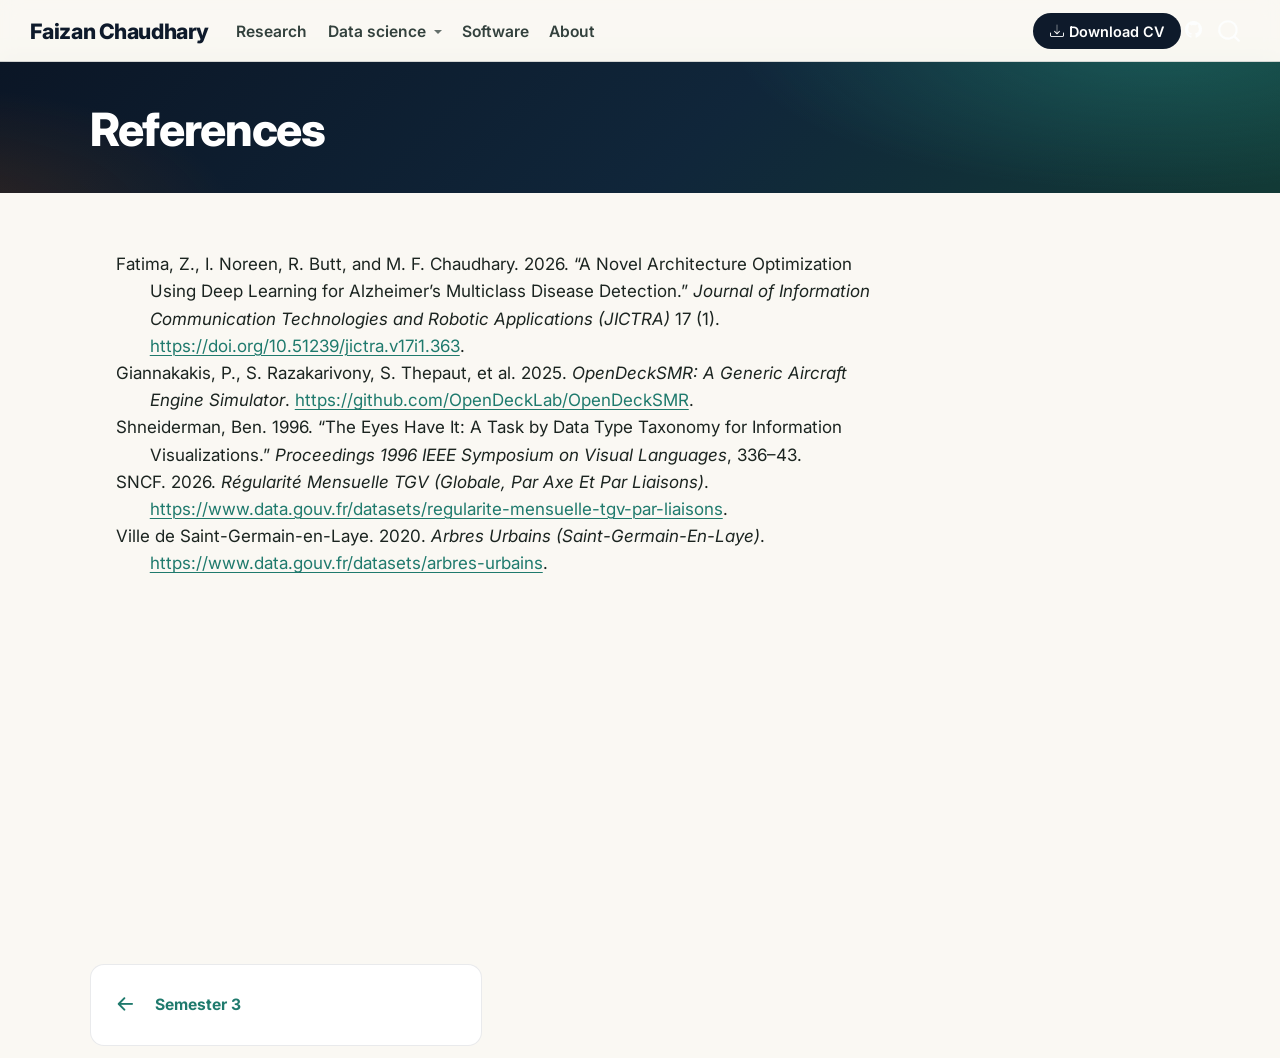
<file: references.html>
<!DOCTYPE html>
<html xmlns="http://www.w3.org/1999/xhtml" lang="en" xml:lang="en"><head>

<meta charset="utf-8">
<meta name="generator" content="quarto-1.10.18">

<meta name="viewport" content="width=device-width, initial-scale=1.0, user-scalable=yes">

<meta name="description" content="Research, data science and software engineering by M. Faizan Chaudhary, Master Smart Data Science student at ENSAI and full-stack AI engineer.">

<title>References – M. Faizan Chaudhary</title>
<style>
/* Default styles provided by pandoc.
** See https://pandoc.org/MANUAL.html#variables-for-html for config info.
*/
span.smallcaps{font-variant: small-caps;}
div.columns{display: flex; gap: 1.5em;}
div.column{flex: auto;}
@media screen {
div.columns{gap: min(4vw, 1.5em);}
div.column{overflow-x: auto;}
}
div.hanging-indent{margin-left: 1.5em; text-indent: -1.5em;}
ul.task-list{list-style: none;}
ul.task-list li input[type="checkbox"] {
  width: 0.8em;
  margin: 0 0.8em 0.2em -1em; /* quarto-specific, see https://github.com/quarto-dev/quarto-cli/issues/4556 */ 
  vertical-align: middle;
}
/* CSS for citations */
div.csl-bib-body { }
div.csl-entry {
  clear: both;
}
.hanging-indent div.csl-entry {
  margin-left:2em;
  text-indent:-2em;
}
div.csl-left-margin {
  min-width:2em;
  float:left;
}
div.csl-right-inline {
  margin-left:2em;
  padding-left:1em;
}
div.csl-indent {
  margin-left: 2em;
}</style>


<script src="site_libs/quarto-nav/quarto-nav.js"></script>
<script src="site_libs/quarto-nav/headroom.min.js"></script>
<script src="site_libs/clipboard/clipboard.min.js"></script>
<script src="site_libs/quarto-search/autocomplete.umd.js"></script>
<script src="site_libs/quarto-search/fuse.min.js"></script>
<script src="site_libs/quarto-search/quarto-search.js"></script>
<meta name="quarto:offset" content="./">
<link href="./chapters/semester-3.html" rel="prev">
<script src="site_libs/quarto-html/quarto.js" type="module"></script>
<script src="site_libs/quarto-html/tabsets/tabsets.js" type="module"></script>
<script src="site_libs/quarto-html/popper.min.js"></script>
<script src="site_libs/quarto-html/tippy.umd.min.js"></script>
<script src="site_libs/quarto-html/anchor.min.js"></script>
<link href="site_libs/quarto-html/tippy.css" rel="stylesheet">
<link href="site_libs/quarto-html/quarto-syntax-highlighting-9b13294eb98a7ccc9837366643235be5.css" rel="stylesheet" class="quarto-color-scheme" id="quarto-text-highlighting-styles">
<link href="site_libs/quarto-html/quarto-syntax-highlighting-dark-ad7a70ee837950f74c3137b2b7f1bb4b.css" rel="stylesheet" class="quarto-color-scheme quarto-color-alternate" id="quarto-text-highlighting-styles">
<link href="site_libs/quarto-html/quarto-syntax-highlighting-9b13294eb98a7ccc9837366643235be5.css" rel="stylesheet" class="quarto-color-scheme-extra" id="quarto-text-highlighting-styles">
<script src="site_libs/bootstrap/bootstrap.min.js"></script>
<link href="site_libs/bootstrap/bootstrap-icons.css" rel="stylesheet">
<link href="site_libs/bootstrap/bootstrap-21361025573f4fe8109268b6a4474474.min.css" rel="stylesheet" append-hash="true" class="quarto-color-scheme" id="quarto-bootstrap" data-mode="light">
<link href="site_libs/bootstrap/bootstrap-dark-05afef65f55d0a0b7c8634d0210263cb.min.css" rel="stylesheet" append-hash="true" class="quarto-color-scheme quarto-color-alternate" id="quarto-bootstrap" data-mode="light">
<link href="site_libs/bootstrap/bootstrap-21361025573f4fe8109268b6a4474474.min.css" rel="stylesheet" append-hash="true" class="quarto-color-scheme-extra" id="quarto-bootstrap" data-mode="light">
<script id="quarto-search-options" type="application/json">{
  "location": "navbar",
  "copy-button": false,
  "collapse-after": 3,
  "panel-placement": "end",
  "type": "overlay",
  "limit": 50,
  "keyboard-shortcut": [
    "f",
    "/",
    "s"
  ],
  "show-item-context": false,
  "language": {
    "search-no-results-text": "No results",
    "search-matching-documents-text": "matching documents",
    "search-copy-link-title": "Copy link to search",
    "search-hide-matches-text": "Hide additional matches",
    "search-more-match-text": "more match in this document",
    "search-more-matches-text": "more matches in this document",
    "search-clear-button-title": "Clear",
    "search-text-placeholder": "",
    "search-detached-cancel-button-title": "Cancel",
    "search-submit-button-title": "Submit",
    "search-label": "Search"
  }
}</script>


</head>

<body class="nav-sidebar floating nav-fixed quarto-light">

<div id="quarto-search-results"></div>
  <header id="quarto-header" class="headroom fixed-top quarto-banner">
    <nav class="navbar navbar-expand-lg " data-bs-theme="dark">
      <div class="navbar-container container-fluid">
      <div class="navbar-brand-container mx-auto">
    <a class="navbar-brand" href="./index.html">
    <span class="navbar-title">Faizan Chaudhary</span>
    </a>
  </div>
            <div id="quarto-search" class="" title="Search"></div>
          <button class="navbar-toggler" type="button" data-bs-toggle="collapse" data-bs-target="#navbarCollapse" aria-controls="navbarCollapse" role="menu" aria-expanded="false" aria-label="Toggle navigation" onclick="if (window.quartoToggleHeadroom) { window.quartoToggleHeadroom(); }">
  <span class="navbar-toggler-icon"></span>
</button>
          <div class="collapse navbar-collapse" id="navbarCollapse">
            <ul class="navbar-nav navbar-nav-scroll me-auto">
  <li class="nav-item">
    <a class="nav-link active" href="./chapters/research.html" aria-current="page"> 
<span class="menu-text">Research</span></a>
  </li>  
  <li class="nav-item dropdown ">
    <a class="nav-link dropdown-toggle" href="#" id="nav-menu-data-science" role="link" data-bs-toggle="dropdown" aria-expanded="false">
 <span class="menu-text">Data science</span>
    </a>
    <ul class="dropdown-menu" aria-labelledby="nav-menu-data-science">    
        <li>
    <a class="dropdown-item" href="./chapters/01-EDA.html">
 <span class="dropdown-text">Urban trees of Saint-Germain-en-Laye</span></a>
  </li>  
        <li>
    <a class="dropdown-item" href="./chapters/02-tgv-delays.html">
 <span class="dropdown-text">Late again? Behind TGV delays</span></a>
  </li>  
        <li>
    <a class="dropdown-item" href="./chapters/03-agentic-phm.html">
 <span class="dropdown-text">Agentic AI for predictive maintenance</span></a>
  </li>  
        <li>
    <a class="dropdown-item" href="./chapters/04-coursework.html">
 <span class="dropdown-text">Coursework</span></a>
  </li>  
    </ul>
  </li>
  <li class="nav-item">
    <a class="nav-link" href="./chapters/development.html"> 
<span class="menu-text">Software</span></a>
  </li>  
  <li class="nav-item">
    <a class="nav-link" href="./about.html"> 
<span class="menu-text">About</span></a>
  </li>  
</ul>
            <ul class="navbar-nav navbar-nav-scroll ms-auto">
  <li class="nav-item">
    <a class="nav-link" href="./assets/cv/Faizan_Chaudhary_CV.pdf"> <i class="bi bi-download" role="img">
</i> 
<span class="menu-text">Download CV</span></a>
  </li>  
</ul>
          </div> <!-- /navcollapse -->
            <div class="quarto-navbar-tools">
    <a href="https://github.com/chaudharymfaizan78/portfolio" title="Source Code" class="quarto-navigation-tool px-1" aria-label="Source Code"><i class="bi bi-github"></i></a>
</div>
      </div> <!-- /container-fluid -->
    </nav>
  <nav class="quarto-secondary-nav">
    <div class="container-fluid d-flex">
      <button type="button" class="quarto-btn-toggle btn" data-bs-toggle="collapse" role="button" data-bs-target=".quarto-sidebar-collapse-item" aria-controls="quarto-sidebar" aria-expanded="false" aria-label="Toggle sidebar navigation" onclick="if (window.quartoToggleHeadroom) { window.quartoToggleHeadroom(); }">
        <i class="bi bi-layout-text-sidebar-reverse"></i>
      </button>
        <nav class="quarto-page-breadcrumbs" aria-label="breadcrumb"><ol class="breadcrumb"><li class="breadcrumb-item"><a href="./references.html"><span class="chapter-title">References</span></a></li></ol></nav>
        <a class="flex-grow-1" role="navigation" data-bs-toggle="collapse" data-bs-target=".quarto-sidebar-collapse-item" aria-controls="quarto-sidebar" aria-expanded="false" aria-label="Toggle sidebar navigation" onclick="if (window.quartoToggleHeadroom) { window.quartoToggleHeadroom(); }">      
        </a>
    </div>
  </nav>
</header>
<!-- content -->
<header id="title-block-header" class="quarto-title-block default page-columns page-full">
  <div class="quarto-title-banner page-columns page-full">
    <div class="quarto-title column-body">
      <h1 class="title"><span class="chapter-title">References</span></h1>
                  <div>
        <div class="description">
          <p>Research, data science and software engineering by M. Faizan Chaudhary, Master Smart Data Science student at ENSAI and full-stack AI engineer.</p>
        </div>
      </div>
                </div>
  </div>
    
  
  <div class="quarto-title-meta">

      
    
      
    </div>
    
  
  </header><div id="quarto-content" class="quarto-container page-columns page-rows-contents page-layout-article page-navbar">
<!-- sidebar -->
  <nav id="quarto-sidebar" class="sidebar collapse collapse-horizontal quarto-sidebar-collapse-item sidebar-navigation floating overflow-auto">
    <div class="sidebar-menu-container"> 
    <ul class="list-unstyled mt-1">
        <li class="sidebar-item">
  <div class="sidebar-item-container"> 
  <a href="./index.html" class="sidebar-item-text sidebar-link"><span class="chapter-title">M. Faizan Chaudhary</span></a>
  </div>
</li>
        <li class="sidebar-item">
  <div class="sidebar-item-container"> 
  <a href="./about.html" class="sidebar-item-text sidebar-link"><span class="chapter-title">About me</span></a>
  </div>
</li>
        <li class="sidebar-item sidebar-item-section">
      <div class="sidebar-item-container"> 
            <a class="sidebar-item-text sidebar-link text-start" data-bs-toggle="collapse" data-bs-target="#quarto-sidebar-section-1" role="navigation" aria-expanded="true">
 <span class="menu-text">Research</span></a>
          <a class="sidebar-item-toggle text-start" data-bs-toggle="collapse" data-bs-target="#quarto-sidebar-section-1" role="navigation" aria-expanded="true" aria-label="Toggle section">
            <i class="bi bi-chevron-right ms-2"></i>
          </a> 
      </div>
      <ul id="quarto-sidebar-section-1" class="collapse list-unstyled sidebar-section depth1 show">  
          <li class="sidebar-item">
  <div class="sidebar-item-container"> 
  <a href="./chapters/research.html" class="sidebar-item-text sidebar-link"><span class="chapter-title">Research and publications</span></a>
  </div>
</li>
      </ul>
  </li>
        <li class="sidebar-item sidebar-item-section">
      <div class="sidebar-item-container"> 
            <a class="sidebar-item-text sidebar-link text-start" data-bs-toggle="collapse" data-bs-target="#quarto-sidebar-section-2" role="navigation" aria-expanded="true">
 <span class="menu-text">Data science · ENSAI</span></a>
          <a class="sidebar-item-toggle text-start" data-bs-toggle="collapse" data-bs-target="#quarto-sidebar-section-2" role="navigation" aria-expanded="true" aria-label="Toggle section">
            <i class="bi bi-chevron-right ms-2"></i>
          </a> 
      </div>
      <ul id="quarto-sidebar-section-2" class="collapse list-unstyled sidebar-section depth1 show">  
          <li class="sidebar-item">
  <div class="sidebar-item-container"> 
  <a href="./chapters/01-EDA.html" class="sidebar-item-text sidebar-link"><span class="chapter-title">Urban trees of Saint-Germain-en-Laye</span></a>
  </div>
</li>
          <li class="sidebar-item">
  <div class="sidebar-item-container"> 
  <a href="./chapters/02-tgv-delays.html" class="sidebar-item-text sidebar-link"><span class="chapter-title">Late again? What’s really behind TGV delays</span></a>
  </div>
</li>
          <li class="sidebar-item">
  <div class="sidebar-item-container"> 
  <a href="./chapters/03-agentic-phm.html" class="sidebar-item-text sidebar-link"><span class="chapter-title">Agentic AI for predictive maintenance</span></a>
  </div>
</li>
          <li class="sidebar-item">
  <div class="sidebar-item-container"> 
  <a href="./chapters/04-coursework.html" class="sidebar-item-text sidebar-link"><span class="chapter-title">Coursework</span></a>
  </div>
</li>
      </ul>
  </li>
        <li class="sidebar-item sidebar-item-section">
      <div class="sidebar-item-container"> 
            <a class="sidebar-item-text sidebar-link text-start" data-bs-toggle="collapse" data-bs-target="#quarto-sidebar-section-3" role="navigation" aria-expanded="true">
 <span class="menu-text">Software development</span></a>
          <a class="sidebar-item-toggle text-start" data-bs-toggle="collapse" data-bs-target="#quarto-sidebar-section-3" role="navigation" aria-expanded="true" aria-label="Toggle section">
            <i class="bi bi-chevron-right ms-2"></i>
          </a> 
      </div>
      <ul id="quarto-sidebar-section-3" class="collapse list-unstyled sidebar-section depth1 show">  
          <li class="sidebar-item">
  <div class="sidebar-item-container"> 
  <a href="./chapters/development.html" class="sidebar-item-text sidebar-link"><span class="chapter-title">Software development</span></a>
  </div>
</li>
      </ul>
  </li>
        <li class="sidebar-item sidebar-item-section">
      <div class="sidebar-item-container"> 
            <a class="sidebar-item-text sidebar-link text-start" data-bs-toggle="collapse" data-bs-target="#quarto-sidebar-section-4" role="navigation" aria-expanded="true">
 <span class="menu-text">Coming next</span></a>
          <a class="sidebar-item-toggle text-start" data-bs-toggle="collapse" data-bs-target="#quarto-sidebar-section-4" role="navigation" aria-expanded="true" aria-label="Toggle section">
            <i class="bi bi-chevron-right ms-2"></i>
          </a> 
      </div>
      <ul id="quarto-sidebar-section-4" class="collapse list-unstyled sidebar-section depth1 show">  
          <li class="sidebar-item">
  <div class="sidebar-item-container"> 
  <a href="./chapters/semester-2.html" class="sidebar-item-text sidebar-link"><span class="chapter-title">Semester 2</span></a>
  </div>
</li>
          <li class="sidebar-item">
  <div class="sidebar-item-container"> 
  <a href="./chapters/semester-3.html" class="sidebar-item-text sidebar-link"><span class="chapter-title">Semester 3</span></a>
  </div>
</li>
      </ul>
  </li>
        <li class="sidebar-item">
  <div class="sidebar-item-container"> 
  <a href="./references.html" class="sidebar-item-text sidebar-link active"><span class="chapter-title">References</span></a>
  </div>
</li>
    </ul>
    </div>
</nav>
<div id="quarto-sidebar-glass" class="quarto-sidebar-collapse-item" data-bs-toggle="collapse" data-bs-target=".quarto-sidebar-collapse-item"></div>
<!-- margin-sidebar -->
    <div id="quarto-margin-sidebar" class="sidebar margin-sidebar zindex-bottom">
        
    </div>
<!-- main -->
<main class="content quarto-banner-title-block" id="quarto-document-content">





<div id="refs" class="references csl-bib-body hanging-indent" role="list">
<div id="ref-fatima2026alzheimer" class="csl-entry" role="listitem">
Fatima, Z., I. Noreen, R. Butt, and M. F. Chaudhary. 2026. <span>“A
Novel Architecture Optimization Using Deep Learning for Alzheimer’s
Multiclass Disease Detection.”</span> <em>Journal of Information
Communication Technologies and Robotic Applications (JICTRA)</em> 17
(1). <a href="https://doi.org/10.51239/jictra.v17i1.363">https://doi.org/10.51239/jictra.v17i1.363</a>.
</div>
<div id="ref-opendecksmr" class="csl-entry" role="listitem">
Giannakakis, P., S. Razakarivony, S. Thepaut, et al. 2025.
<em>OpenDeckSMR: A Generic Aircraft Engine Simulator</em>. <a href="https://github.com/OpenDeckLab/OpenDeckSMR">https://github.com/OpenDeckLab/OpenDeckSMR</a>.
</div>
<div id="ref-shneiderman1996eyes" class="csl-entry" role="listitem">
Shneiderman, Ben. 1996. <span>“The Eyes Have It: A Task by Data Type
Taxonomy for Information Visualizations.”</span> <em>Proceedings 1996
IEEE Symposium on Visual Languages</em>, 336–43.
</div>
<div id="ref-sncf_regularite" class="csl-entry" role="listitem">
SNCF. 2026. <em>Régularité Mensuelle TGV (Globale, Par Axe Et Par
Liaisons)</em>. <a href="https://www.data.gouv.fr/datasets/regularite-mensuelle-tgv-par-liaisons">https://www.data.gouv.fr/datasets/regularite-mensuelle-tgv-par-liaisons</a>.
</div>
<div id="ref-arbres_urbains" class="csl-entry" role="listitem">
Ville de Saint-Germain-en-Laye. 2020. <em>Arbres Urbains
(Saint-Germain-En-Laye)</em>. <a href="https://www.data.gouv.fr/datasets/arbres-urbains">https://www.data.gouv.fr/datasets/arbres-urbains</a>.
</div>
</div>



</main> <!-- /main -->
<script>
// Quarto books mark the first navbar link active on every page; fix it by URL.
document.addEventListener("DOMContentLoaded", () => {
  const here = location.pathname.split("/").pop() || "index.html";
  const map = { "research.html": 0, "01-EDA.html": 1, "02-tgv-delays.html": 1,
                "03-agentic-phm.html": 1, "04-coursework.html": 1,
                "development.html": 2, "about.html": 3 };
  const links = document.querySelectorAll(".navbar .navbar-nav .nav-link");
  links.forEach((a, i) => a.classList.toggle("active", map[here] === i));
});
</script>
<script id="quarto-html-after-body" type="application/javascript">
  window.document.addEventListener("DOMContentLoaded", function (event) {
    const icon = "";
    const anchorJS = new window.AnchorJS();
    anchorJS.options = {
      placement: 'right',
      icon: icon
    };
    anchorJS.add('.anchored');
    const isCodeAnnotation = (el) => {
      for (const clz of el.classList) {
        if (clz.startsWith('code-annotation-')) {                     
          return true;
        }
      }
      return false;
    }
    const onCopySuccess = function(e) {
      // button target
      const button = e.trigger;
      // don't keep focus
      button.blur();
      // flash "checked"
      button.classList.add('code-copy-button-checked');
      var currentTitle = button.getAttribute("title");
      button.setAttribute("title", "Copied!");
      let tooltip;
      if (window.bootstrap) {
        button.setAttribute("data-bs-toggle", "tooltip");
        button.setAttribute("data-bs-placement", "left");
        button.setAttribute("data-bs-title", "Copied!");
        tooltip = new bootstrap.Tooltip(button, 
          { trigger: "manual", 
            customClass: "code-copy-button-tooltip",
            offset: [0, -8]});
        tooltip.show();    
      }
      setTimeout(function() {
        if (tooltip) {
          tooltip.hide();
          button.removeAttribute("data-bs-title");
          button.removeAttribute("data-bs-toggle");
          button.removeAttribute("data-bs-placement");
        }
        button.setAttribute("title", currentTitle);
        button.classList.remove('code-copy-button-checked');
      }, 1000);
      // clear code selection
      e.clearSelection();
    }
    const getTextToCopy = function(trigger) {
      const outerScaffold = trigger.parentElement.cloneNode(true);
      const codeEl = outerScaffold.querySelector('code');
      for (const childEl of codeEl.children) {
        if (isCodeAnnotation(childEl)) {
          childEl.remove();
        }
      }
      return codeEl.innerText;
    }
    const clipboard = new window.ClipboardJS('.code-copy-button:not([data-in-quarto-modal])', {
      text: getTextToCopy
    });
    clipboard.on('success', onCopySuccess);
    if (window.document.getElementById('quarto-embedded-source-code-modal')) {
      const clipboardModal = new window.ClipboardJS('.code-copy-button[data-in-quarto-modal]', {
        text: getTextToCopy,
        container: window.document.getElementById('quarto-embedded-source-code-modal')
      });
      clipboardModal.on('success', onCopySuccess);
    }
      var localhostRegex = new RegExp(/^(?:http|https):\/\/localhost\:?[0-9]*\//);
      var mailtoRegex = new RegExp(/^mailto:/);
        var filterRegex = new RegExp("https:\/\/chaudharymfaizan78\.github\.io\/portfolio");
      var isInternal = (href) => {
          return filterRegex.test(href) || localhostRegex.test(href) || mailtoRegex.test(href);
      }
      // Inspect non-navigation links and adorn them if external
     var links = window.document.querySelectorAll('a[href]:not(.nav-link):not(.navbar-brand):not(.toc-action):not(.sidebar-link):not(.sidebar-item-toggle):not(.pagination-link):not(.no-external):not([aria-hidden]):not(.dropdown-item):not(.quarto-navigation-tool):not(.about-link)');
      for (var i=0; i<links.length; i++) {
        const link = links[i];
        if (!isInternal(link.href)) {
          // undo the damage that might have been done by quarto-nav.js in the case of
          // links that we want to consider external
          if (link.dataset.originalHref !== undefined) {
            link.href = link.dataset.originalHref;
          }
            // target, if specified
            link.setAttribute("target", "_blank");
            if (link.getAttribute("rel") === null) {
              link.setAttribute("rel", "noopener");
            }
        }
      }
    function tippyHover(el, contentFn, onTriggerFn, onUntriggerFn) {
      const config = {
        allowHTML: true,
        maxWidth: 500,
        delay: 100,
        arrow: false,
        appendTo: function(el) {
            return el.parentElement;
        },
        interactive: true,
        interactiveBorder: 10,
        theme: 'quarto',
        placement: 'bottom-start',
      };
      if (contentFn) {
        config.content = contentFn;
      }
      if (onTriggerFn) {
        config.onTrigger = onTriggerFn;
      }
      if (onUntriggerFn) {
        config.onUntrigger = onUntriggerFn;
      }
      window.tippy(el, config); 
    }
    const noterefs = window.document.querySelectorAll('a[role="doc-noteref"]');
    for (var i=0; i<noterefs.length; i++) {
      const ref = noterefs[i];
      tippyHover(ref, function() {
        // use id or data attribute instead here
        let href = ref.getAttribute('data-footnote-href') || ref.getAttribute('href');
        try { href = new URL(href).hash; } catch {}
        const id = href.replace(/^#\/?/, "");
        const note = window.document.getElementById(id);
        if (note) {
          return note.innerHTML;
        } else {
          return "";
        }
      });
    }
    const xrefs = window.document.querySelectorAll('a.quarto-xref');
    const processXRef = (id, note) => {
      // Strip column container classes
      const stripColumnClz = (el) => {
        el.classList.remove("page-full", "page-columns");
        if (el.children) {
          for (const child of el.children) {
            stripColumnClz(child);
          }
        }
      }
      stripColumnClz(note)
      if (id === null || id.startsWith('sec-')) {
        // Special case sections, only their first couple elements
        const container = document.createElement("div");
        if (note.children && note.children.length > 2) {
          container.appendChild(note.children[0].cloneNode(true));
          for (let i = 1; i < note.children.length; i++) {
            const child = note.children[i];
            if (child.tagName === "P" && child.innerText === "") {
              continue;
            } else {
              container.appendChild(child.cloneNode(true));
              break;
            }
          }
          if (window.Quarto?.typesetMath) {
            window.Quarto.typesetMath(container);
          }
          return container.innerHTML
        } else {
          if (window.Quarto?.typesetMath) {
            window.Quarto.typesetMath(note);
          }
          return note.innerHTML;
        }
      } else {
        // Remove any anchor links if they are present
        const anchorLink = note.querySelector('a.anchorjs-link');
        if (anchorLink) {
          anchorLink.remove();
        }
        if (window.Quarto?.typesetMath) {
          window.Quarto.typesetMath(note);
        }
        if (note.classList.contains("callout")) {
          return note.outerHTML;
        } else {
          return note.innerHTML;
        }
      }
    }
    for (var i=0; i<xrefs.length; i++) {
      const xref = xrefs[i];
      tippyHover(xref, undefined, function(instance) {
        instance.disable();
        let url = xref.getAttribute('href');
        let hash = undefined; 
        if (url.startsWith('#')) {
          hash = url;
        } else {
          try { hash = new URL(url).hash; } catch {}
        }
        if (hash) {
          const id = hash.replace(/^#\/?/, "");
          const note = window.document.getElementById(id);
          if (note !== null) {
            try {
              const html = processXRef(id, note.cloneNode(true));
              instance.setContent(html);
            } finally {
              instance.enable();
              instance.show();
            }
          } else {
            // See if we can fetch this
            fetch(url.split('#')[0])
            .then(res => res.text())
            .then(html => {
              const parser = new DOMParser();
              const htmlDoc = parser.parseFromString(html, "text/html");
              const note = htmlDoc.getElementById(id);
              if (note !== null) {
                const html = processXRef(id, note);
                instance.setContent(html);
              } 
            }).finally(() => {
              instance.enable();
              instance.show();
            });
          }
        } else {
          // See if we can fetch a full url (with no hash to target)
          // This is a special case and we should probably do some content thinning / targeting
          fetch(url)
          .then(res => res.text())
          .then(html => {
            const parser = new DOMParser();
            const htmlDoc = parser.parseFromString(html, "text/html");
            const note = htmlDoc.querySelector('main.content');
            if (note !== null) {
              // This should only happen for chapter cross references
              // (since there is no id in the URL)
              // remove the first header
              if (note.children.length > 0 && note.children[0].tagName === "HEADER") {
                note.children[0].remove();
              }
              const html = processXRef(null, note);
              instance.setContent(html);
            } 
          }).finally(() => {
            instance.enable();
            instance.show();
          });
        }
      }, function(instance) {
      });
    }
        let selectedAnnoteEl;
        const selectorForAnnotation = ( cell, annotation) => {
          let cellAttr = 'data-code-cell="' + cell + '"';
          let lineAttr = 'data-code-annotation="' +  annotation + '"';
          const selector = 'span[' + cellAttr + '][' + lineAttr + ']';
          return selector;
        }
        const selectCodeLines = (annoteEl) => {
          const doc = window.document;
          const targetCell = annoteEl.getAttribute("data-target-cell");
          const targetAnnotation = annoteEl.getAttribute("data-target-annotation");
          const annoteSpan = window.document.querySelector(selectorForAnnotation(targetCell, targetAnnotation));
          const lines = annoteSpan.getAttribute("data-code-lines").split(",");
          const lineIds = lines.map((line) => {
            return targetCell + "-" + line;
          })
          let top = null;
          let height = null;
          let parent = null;
          if (lineIds.length > 0) {
              //compute the position of the single el (top and bottom and make a div)
              const el = window.document.getElementById(lineIds[0]);
              top = el.offsetTop;
              height = el.offsetHeight;
              parent = el.parentElement.parentElement;
            if (lineIds.length > 1) {
              const lastEl = window.document.getElementById(lineIds[lineIds.length - 1]);
              const bottom = lastEl.offsetTop + lastEl.offsetHeight;
              height = bottom - top;
            }
            if (top !== null && height !== null && parent !== null) {
              // cook up a div (if necessary) and position it 
              let div = window.document.getElementById("code-annotation-line-highlight");
              if (div === null) {
                div = window.document.createElement("div");
                div.setAttribute("id", "code-annotation-line-highlight");
                div.style.position = 'absolute';
                parent.appendChild(div);
              }
              div.style.top = top - 2 + "px";
              div.style.height = height + 4 + "px";
              div.style.left = 0;
              let gutterDiv = window.document.getElementById("code-annotation-line-highlight-gutter");
              if (gutterDiv === null) {
                gutterDiv = window.document.createElement("div");
                gutterDiv.setAttribute("id", "code-annotation-line-highlight-gutter");
                gutterDiv.style.position = 'absolute';
                const codeCell = window.document.getElementById(targetCell);
                const gutter = codeCell.querySelector('.code-annotation-gutter');
                gutter.appendChild(gutterDiv);
              }
              gutterDiv.style.top = top - 2 + "px";
              gutterDiv.style.height = height + 4 + "px";
            }
            selectedAnnoteEl = annoteEl;
          }
        };
        const unselectCodeLines = () => {
          const elementsIds = ["code-annotation-line-highlight", "code-annotation-line-highlight-gutter"];
          elementsIds.forEach((elId) => {
            const div = window.document.getElementById(elId);
            if (div) {
              div.remove();
            }
          });
          selectedAnnoteEl = undefined;
        };
          // Handle positioning of the toggle
      window.addEventListener(
        "resize",
        throttle(() => {
          elRect = undefined;
          if (selectedAnnoteEl) {
            selectCodeLines(selectedAnnoteEl);
          }
        }, 10)
      );
      function throttle(fn, ms) {
      let throttle = false;
      let timer;
        return (...args) => {
          if(!throttle) { // first call gets through
              fn.apply(this, args);
              throttle = true;
          } else { // all the others get throttled
              if(timer) clearTimeout(timer); // cancel #2
              timer = setTimeout(() => {
                fn.apply(this, args);
                timer = throttle = false;
              }, ms);
          }
        };
      }
        // Attach click handler to the DT
        const annoteDls = window.document.querySelectorAll('dt[data-target-cell]');
        for (const annoteDlNode of annoteDls) {
          annoteDlNode.addEventListener('click', (event) => {
            const clickedEl = event.target;
            if (clickedEl !== selectedAnnoteEl) {
              unselectCodeLines();
              const activeEl = window.document.querySelector('dt[data-target-cell].code-annotation-active');
              if (activeEl) {
                activeEl.classList.remove('code-annotation-active');
              }
              selectCodeLines(clickedEl);
              clickedEl.classList.add('code-annotation-active');
            } else {
              // Unselect the line
              unselectCodeLines();
              clickedEl.classList.remove('code-annotation-active');
            }
          });
        }
    const findCites = (el) => {
      const parentEl = el.parentElement;
      if (parentEl) {
        const cites = parentEl.dataset.cites;
        if (cites) {
          return {
            el,
            cites: cites.split(' ')
          };
        } else {
          return findCites(el.parentElement)
        }
      } else {
        return undefined;
      }
    };
    var bibliorefs = window.document.querySelectorAll('a[role="doc-biblioref"]');
    for (var i=0; i<bibliorefs.length; i++) {
      const ref = bibliorefs[i];
      const citeInfo = findCites(ref);
      if (citeInfo) {
        tippyHover(citeInfo.el, function() {
          var popup = window.document.createElement('div');
          citeInfo.cites.forEach(function(cite) {
            var citeDiv = window.document.createElement('div');
            citeDiv.classList.add('hanging-indent');
            citeDiv.classList.add('csl-entry');
            var biblioDiv = window.document.getElementById('ref-' + cite);
            if (biblioDiv) {
              citeDiv.innerHTML = biblioDiv.innerHTML;
            }
            popup.appendChild(citeDiv);
          });
          return popup.innerHTML;
        });
      }
    }
  });
  </script>
<nav class="page-navigation">
  <div class="nav-page nav-page-previous">
      <a href="./chapters/semester-3.html" class="pagination-link" aria-label="Semester 3">
        <i class="bi bi-arrow-left-short"></i> <span class="nav-page-text"><span class="chapter-title">Semester 3</span></span>
      </a>          
  </div>
  <div class="nav-page nav-page-next">
  </div>
</nav>
</div> <!-- /content -->




</body></html>
</file>
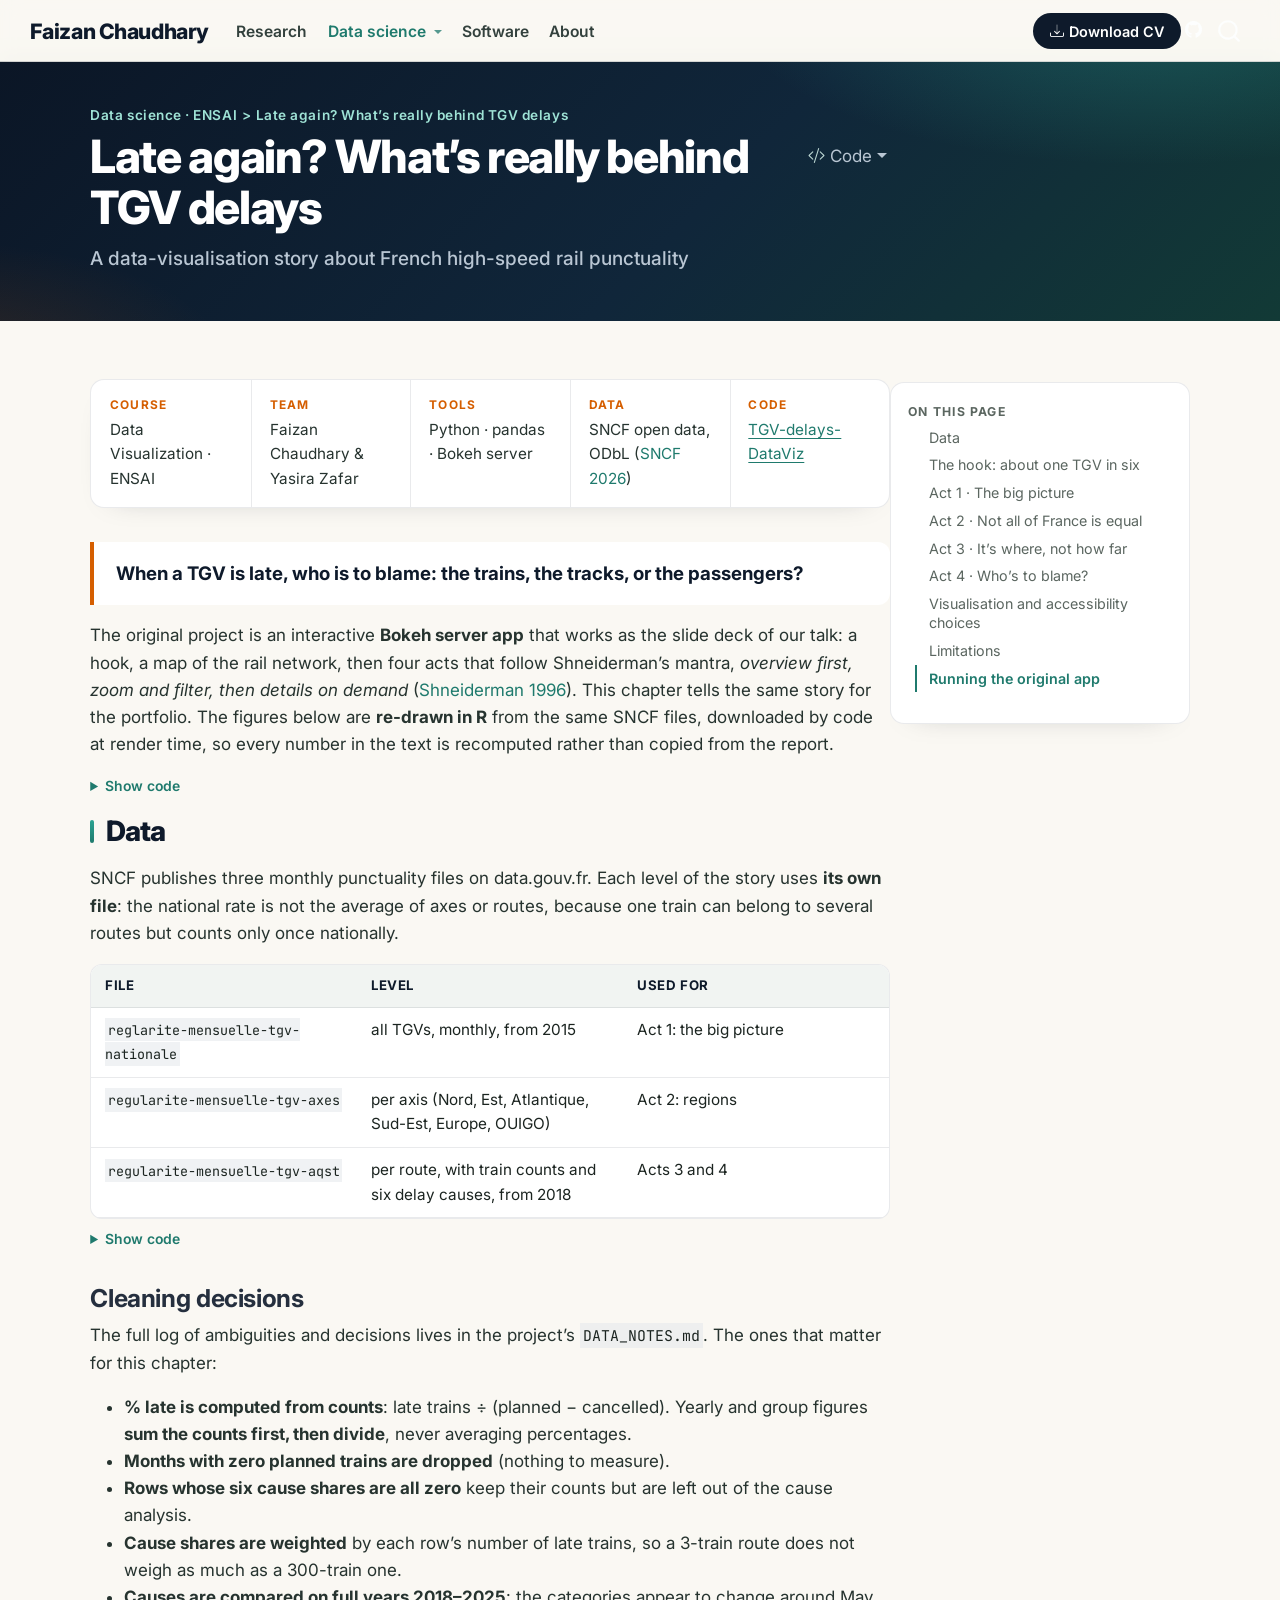
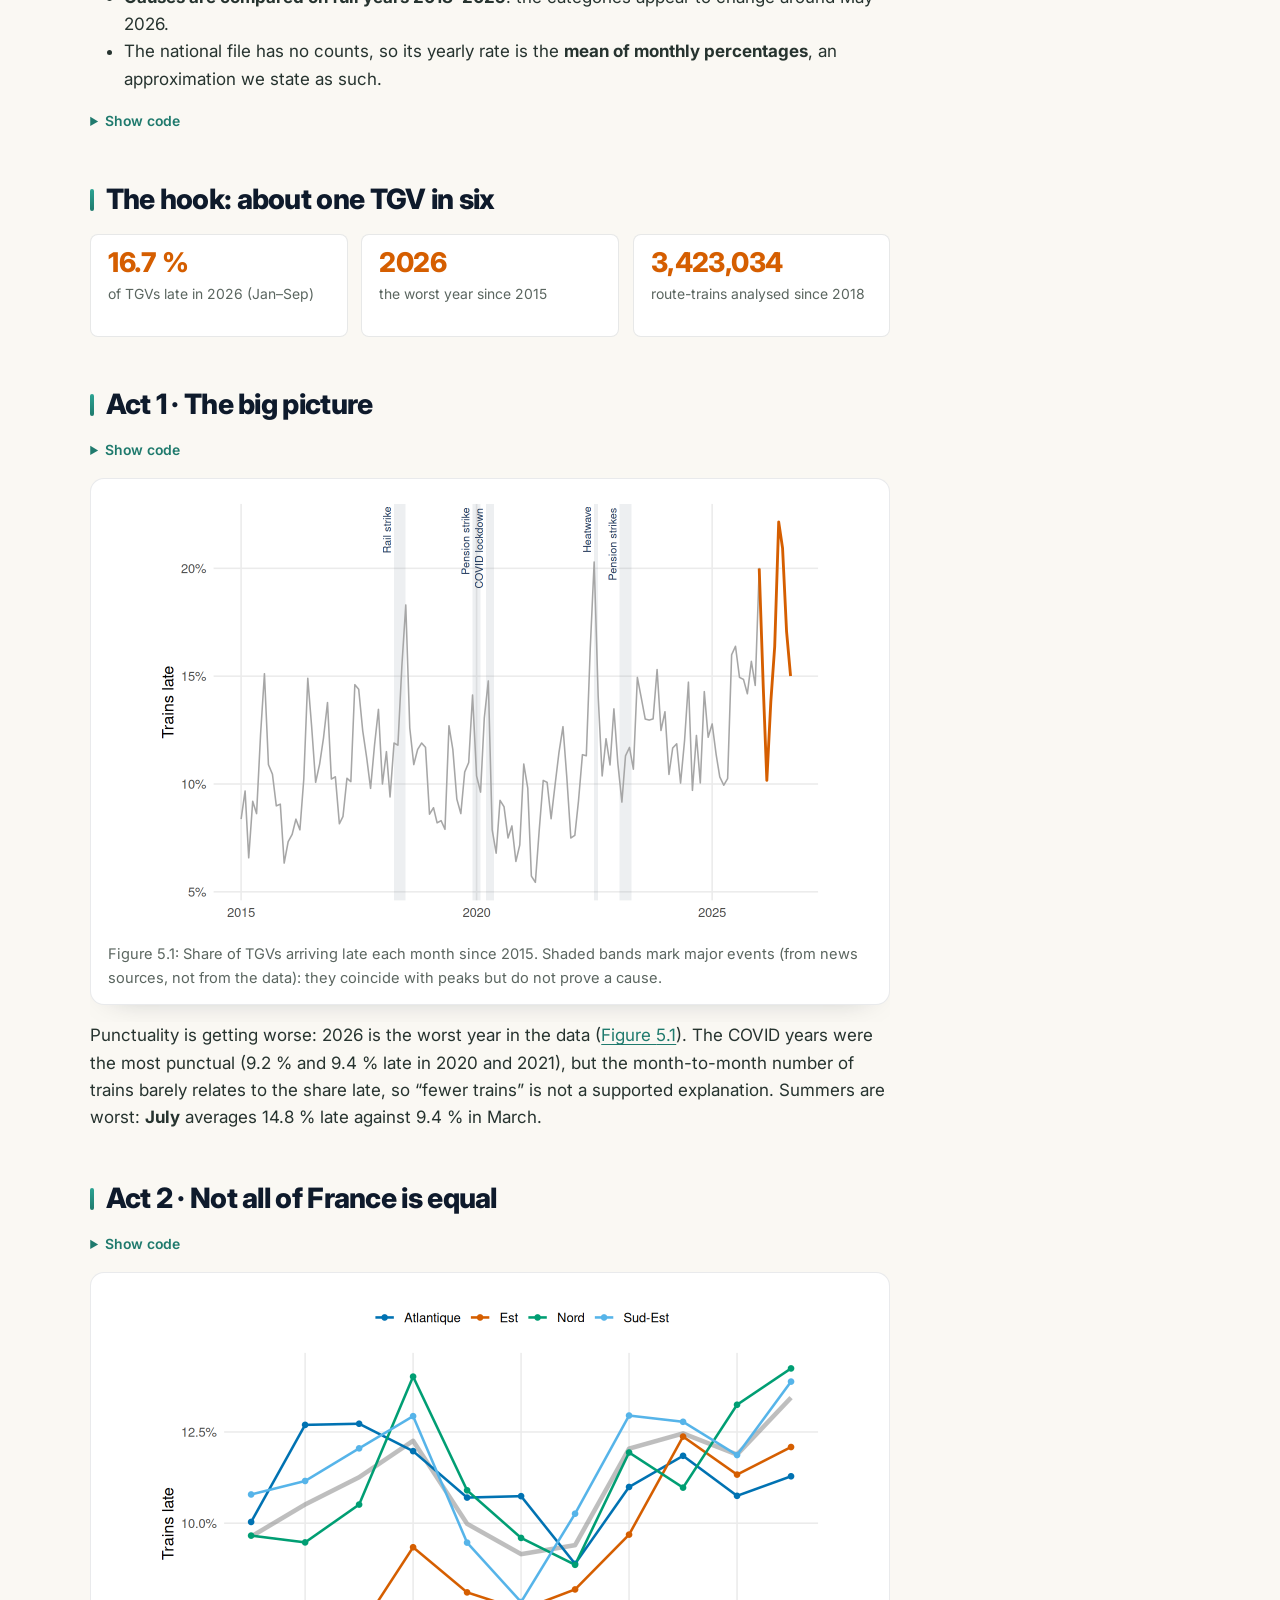
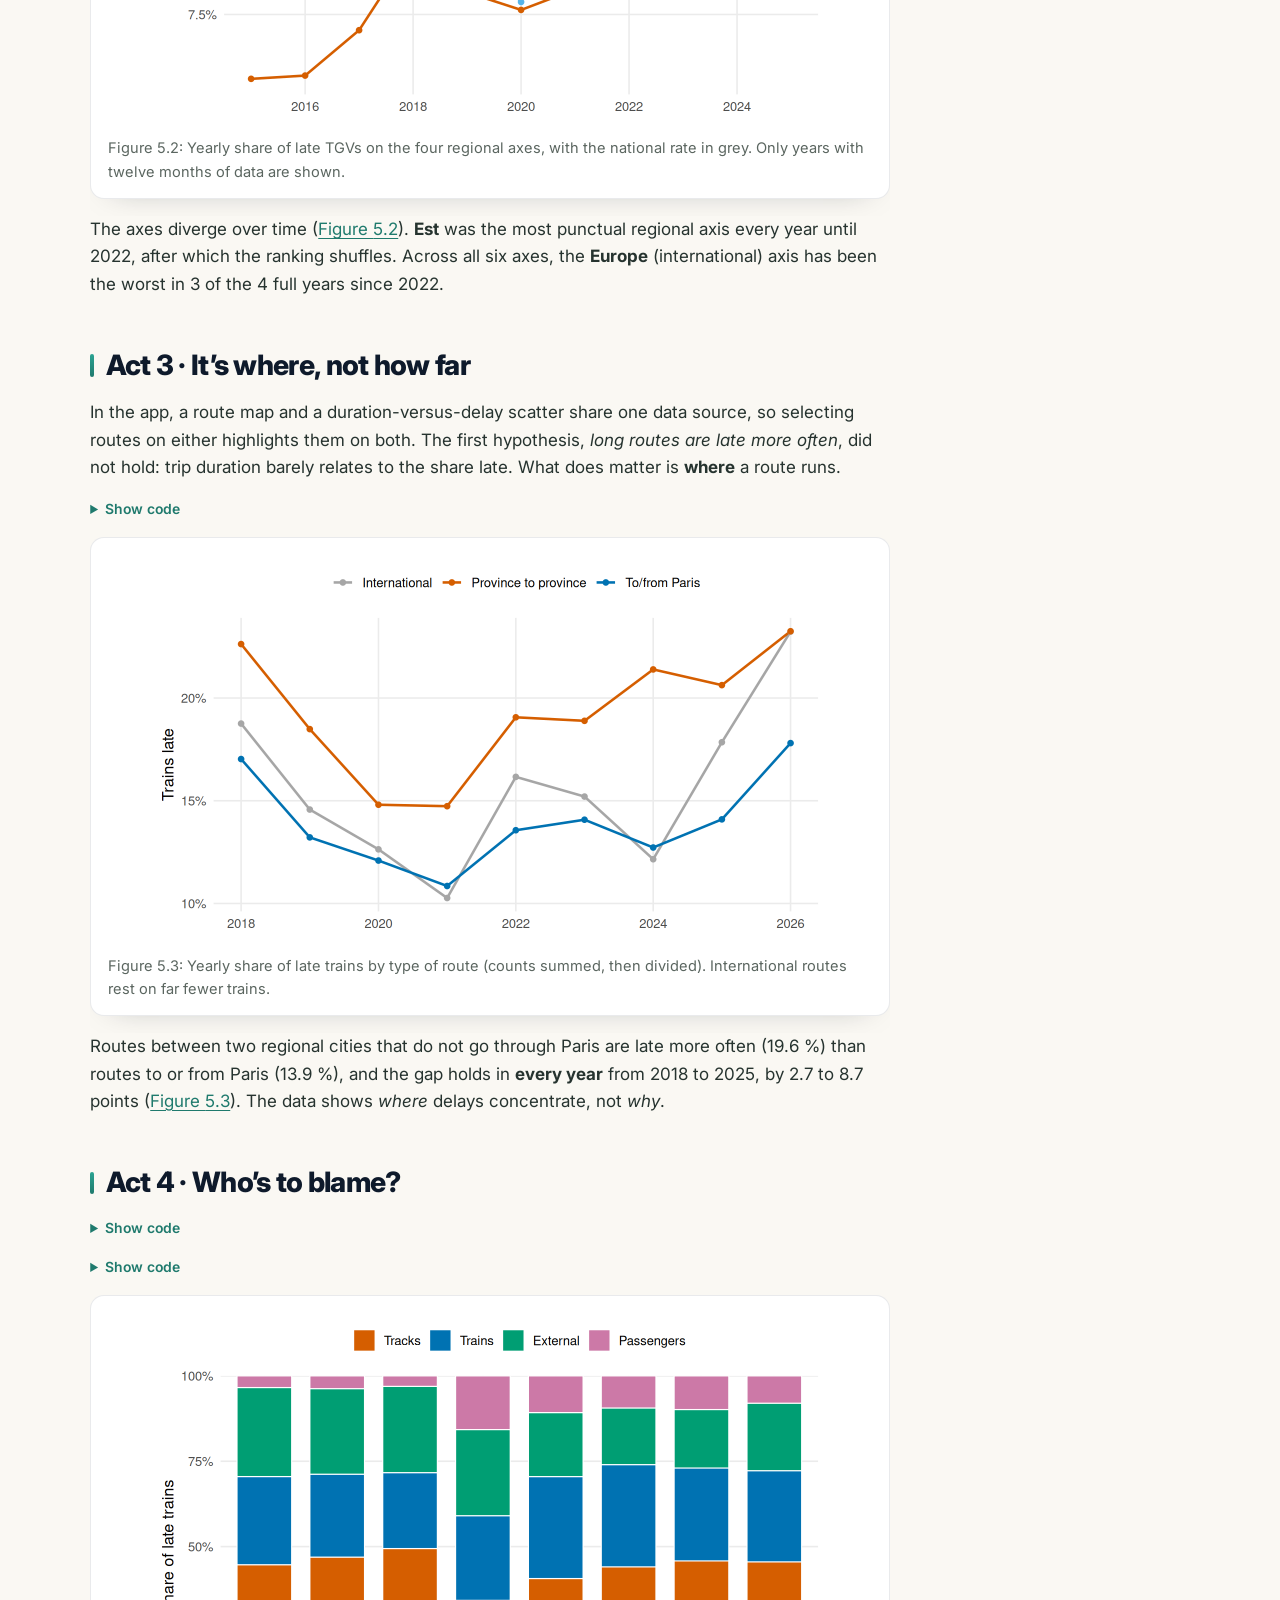
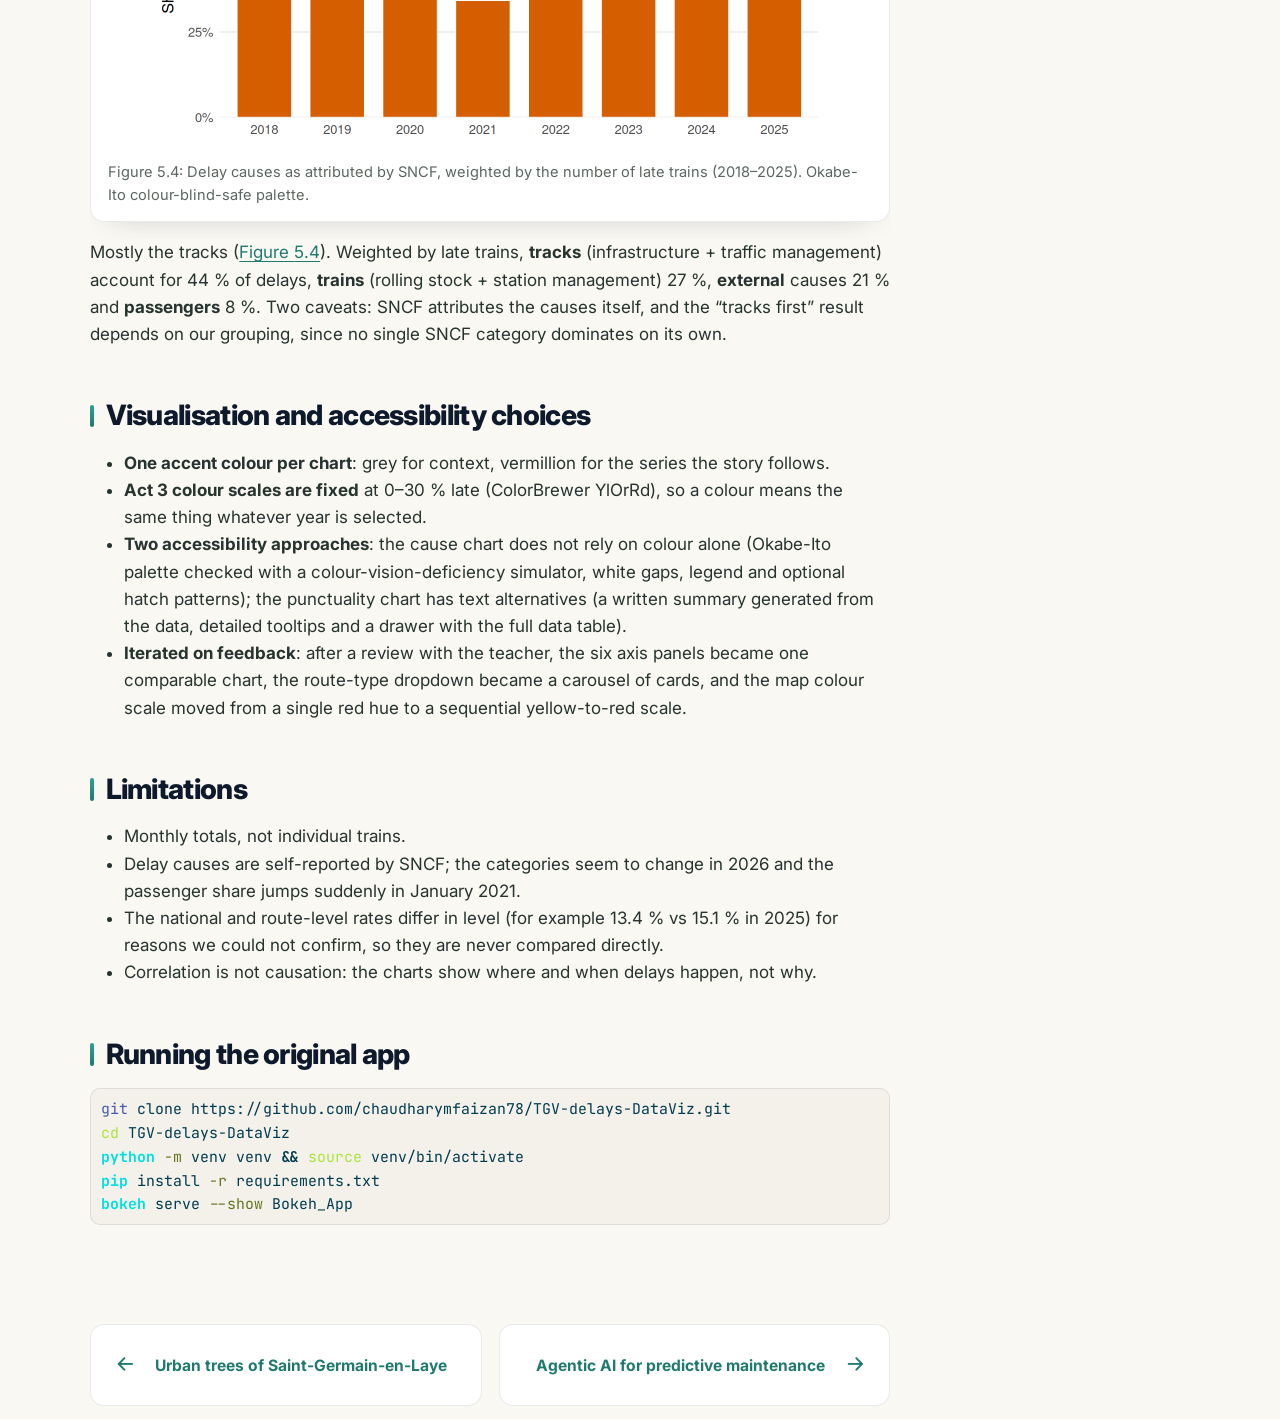
<file: chapters/02-tgv-delays.html>
<!DOCTYPE html>
<html xmlns="http://www.w3.org/1999/xhtml" lang="en" xml:lang="en"><head>

<meta charset="utf-8">
<meta name="generator" content="quarto-1.10.18">

<meta name="viewport" content="width=device-width, initial-scale=1.0, user-scalable=yes">

<meta name="description" content="Research, data science and software engineering by M. Faizan Chaudhary, Master Smart Data Science student at ENSAI and full-stack AI engineer.">

<title>Late again? What’s really behind TGV delays – M. Faizan Chaudhary</title>
<style>
/* Default styles provided by pandoc.
** See https://pandoc.org/MANUAL.html#variables-for-html for config info.
*/
span.smallcaps{font-variant: small-caps;}
div.columns{display: flex; gap: 1.5em;}
div.column{flex: auto;}
@media screen {
div.columns{gap: min(4vw, 1.5em);}
div.column{overflow-x: auto;}
}
div.hanging-indent{margin-left: 1.5em; text-indent: -1.5em;}
ul.task-list{list-style: none;}
ul.task-list li input[type="checkbox"] {
  width: 0.8em;
  margin: 0 0.8em 0.2em -1em; /* quarto-specific, see https://github.com/quarto-dev/quarto-cli/issues/4556 */ 
  vertical-align: middle;
}
/* CSS for syntax highlighting */
html { -webkit-text-size-adjust: 100%; }
pre > code.sourceCode { white-space: pre; position: relative; }
pre > code.sourceCode > span { display: inline-block; line-height: 1.25; }
pre > code.sourceCode > span:empty { height: 1.2em; }
.sourceCode { overflow: visible; }
code.sourceCode > span { color: inherit; text-decoration: inherit; }
div.sourceCode { margin: 1em 0; }
pre.sourceCode { margin: 0; }
@media screen {
div.sourceCode { overflow: auto; }
}
@media print {
pre > code.sourceCode { white-space: pre-wrap; }
pre > code.sourceCode > span { text-indent: -5em; padding-left: 5em; }
}
pre.numberSource code
  { counter-reset: source-line 0; }
pre.numberSource code > span
  { position: relative; left: -4em; counter-increment: source-line; }
pre.numberSource code > span > a:first-child::before
  { content: counter(source-line);
    position: relative; left: -1em; text-align: right; vertical-align: baseline;
    border: none; display: inline-block;
    -webkit-touch-callout: none; -webkit-user-select: none;
    -khtml-user-select: none; -moz-user-select: none;
    -ms-user-select: none; user-select: none;
    padding: 0 4px; width: 4em;
  }
pre.numberSource { margin-left: 3em;  padding-left: 4px; }
div.sourceCode
  {   }
@media screen {
pre > code.sourceCode > span > a:first-child::before { text-decoration: underline; }
}
/* CSS for citations */
div.csl-bib-body { }
div.csl-entry {
  clear: both;
}
.hanging-indent div.csl-entry {
  margin-left:2em;
  text-indent:-2em;
}
div.csl-left-margin {
  min-width:2em;
  float:left;
}
div.csl-right-inline {
  margin-left:2em;
  padding-left:1em;
}
div.csl-indent {
  margin-left: 2em;
}</style>


<script src="../site_libs/quarto-nav/quarto-nav.js"></script>
<script src="../site_libs/quarto-nav/headroom.min.js"></script>
<script src="../site_libs/clipboard/clipboard.min.js"></script>
<script src="../site_libs/quarto-search/autocomplete.umd.js"></script>
<script src="../site_libs/quarto-search/fuse.min.js"></script>
<script src="../site_libs/quarto-search/quarto-search.js"></script>
<meta name="quarto:offset" content="../">
<link href="../chapters/03-agentic-phm.html" rel="next">
<link href="../chapters/01-EDA.html" rel="prev">
<script src="../site_libs/quarto-html/quarto.js" type="module"></script>
<script src="../site_libs/quarto-html/tabsets/tabsets.js" type="module"></script>
<script src="../site_libs/quarto-html/popper.min.js"></script>
<script src="../site_libs/quarto-html/tippy.umd.min.js"></script>
<script src="../site_libs/quarto-html/anchor.min.js"></script>
<link href="../site_libs/quarto-html/tippy.css" rel="stylesheet">
<link href="../site_libs/quarto-html/quarto-syntax-highlighting-9b13294eb98a7ccc9837366643235be5.css" rel="stylesheet" class="quarto-color-scheme" id="quarto-text-highlighting-styles">
<link href="../site_libs/quarto-html/quarto-syntax-highlighting-dark-ad7a70ee837950f74c3137b2b7f1bb4b.css" rel="stylesheet" class="quarto-color-scheme quarto-color-alternate" id="quarto-text-highlighting-styles">
<link href="../site_libs/quarto-html/quarto-syntax-highlighting-9b13294eb98a7ccc9837366643235be5.css" rel="stylesheet" class="quarto-color-scheme-extra" id="quarto-text-highlighting-styles">
<script src="../site_libs/bootstrap/bootstrap.min.js"></script>
<link href="../site_libs/bootstrap/bootstrap-icons.css" rel="stylesheet">
<link href="../site_libs/bootstrap/bootstrap-21361025573f4fe8109268b6a4474474.min.css" rel="stylesheet" append-hash="true" class="quarto-color-scheme" id="quarto-bootstrap" data-mode="light">
<link href="../site_libs/bootstrap/bootstrap-dark-05afef65f55d0a0b7c8634d0210263cb.min.css" rel="stylesheet" append-hash="true" class="quarto-color-scheme quarto-color-alternate" id="quarto-bootstrap" data-mode="light">
<link href="../site_libs/bootstrap/bootstrap-21361025573f4fe8109268b6a4474474.min.css" rel="stylesheet" append-hash="true" class="quarto-color-scheme-extra" id="quarto-bootstrap" data-mode="light">
<script id="quarto-search-options" type="application/json">{
  "location": "navbar",
  "copy-button": false,
  "collapse-after": 3,
  "panel-placement": "end",
  "type": "overlay",
  "limit": 50,
  "keyboard-shortcut": [
    "f",
    "/",
    "s"
  ],
  "show-item-context": false,
  "language": {
    "search-no-results-text": "No results",
    "search-matching-documents-text": "matching documents",
    "search-copy-link-title": "Copy link to search",
    "search-hide-matches-text": "Hide additional matches",
    "search-more-match-text": "more match in this document",
    "search-more-matches-text": "more matches in this document",
    "search-clear-button-title": "Clear",
    "search-text-placeholder": "",
    "search-detached-cancel-button-title": "Cancel",
    "search-submit-button-title": "Submit",
    "search-label": "Search"
  }
}</script>


</head>

<body class="nav-sidebar floating nav-fixed quarto-light">

<div id="quarto-search-results"></div>
  <header id="quarto-header" class="headroom fixed-top quarto-banner">
    <nav class="navbar navbar-expand-lg " data-bs-theme="dark">
      <div class="navbar-container container-fluid">
      <div class="navbar-brand-container mx-auto">
    <a class="navbar-brand" href="../index.html">
    <span class="navbar-title">Faizan Chaudhary</span>
    </a>
  </div>
            <div id="quarto-search" class="" title="Search"></div>
          <button class="navbar-toggler" type="button" data-bs-toggle="collapse" data-bs-target="#navbarCollapse" aria-controls="navbarCollapse" role="menu" aria-expanded="false" aria-label="Toggle navigation" onclick="if (window.quartoToggleHeadroom) { window.quartoToggleHeadroom(); }">
  <span class="navbar-toggler-icon"></span>
</button>
          <div class="collapse navbar-collapse" id="navbarCollapse">
            <ul class="navbar-nav navbar-nav-scroll me-auto">
  <li class="nav-item">
    <a class="nav-link active" href="../chapters/research.html" aria-current="page"> 
<span class="menu-text">Research</span></a>
  </li>  
  <li class="nav-item dropdown ">
    <a class="nav-link dropdown-toggle" href="#" id="nav-menu-data-science" role="link" data-bs-toggle="dropdown" aria-expanded="false">
 <span class="menu-text">Data science</span>
    </a>
    <ul class="dropdown-menu" aria-labelledby="nav-menu-data-science">    
        <li>
    <a class="dropdown-item" href="../chapters/01-EDA.html">
 <span class="dropdown-text">Urban trees of Saint-Germain-en-Laye</span></a>
  </li>  
        <li>
    <a class="dropdown-item" href="../chapters/02-tgv-delays.html">
 <span class="dropdown-text">Late again? Behind TGV delays</span></a>
  </li>  
        <li>
    <a class="dropdown-item" href="../chapters/03-agentic-phm.html">
 <span class="dropdown-text">Agentic AI for predictive maintenance</span></a>
  </li>  
        <li>
    <a class="dropdown-item" href="../chapters/04-coursework.html">
 <span class="dropdown-text">Coursework</span></a>
  </li>  
    </ul>
  </li>
  <li class="nav-item">
    <a class="nav-link" href="../chapters/development.html"> 
<span class="menu-text">Software</span></a>
  </li>  
  <li class="nav-item">
    <a class="nav-link" href="../about.html"> 
<span class="menu-text">About</span></a>
  </li>  
</ul>
            <ul class="navbar-nav navbar-nav-scroll ms-auto">
  <li class="nav-item">
    <a class="nav-link" href="../assets/cv/Faizan_Chaudhary_CV.pdf"> <i class="bi bi-download" role="img">
</i> 
<span class="menu-text">Download CV</span></a>
  </li>  
</ul>
          </div> <!-- /navcollapse -->
            <div class="quarto-navbar-tools">
    <a href="https://github.com/chaudharymfaizan78/portfolio" title="Source Code" class="quarto-navigation-tool px-1" aria-label="Source Code"><i class="bi bi-github"></i></a>
</div>
      </div> <!-- /container-fluid -->
    </nav>
  <nav class="quarto-secondary-nav">
    <div class="container-fluid d-flex">
      <button type="button" class="quarto-btn-toggle btn" data-bs-toggle="collapse" role="button" data-bs-target=".quarto-sidebar-collapse-item" aria-controls="quarto-sidebar" aria-expanded="false" aria-label="Toggle sidebar navigation" onclick="if (window.quartoToggleHeadroom) { window.quartoToggleHeadroom(); }">
        <i class="bi bi-layout-text-sidebar-reverse"></i>
      </button>
        <nav class="quarto-page-breadcrumbs" aria-label="breadcrumb"><ol class="breadcrumb"><li class="breadcrumb-item"><a href="../chapters/01-EDA.html">Data science · ENSAI</a></li><li class="breadcrumb-item"><a href="../chapters/02-tgv-delays.html"><span class="chapter-title">Late again? What’s really behind TGV delays</span></a></li></ol></nav>
        <a class="flex-grow-1" role="navigation" data-bs-toggle="collapse" data-bs-target=".quarto-sidebar-collapse-item" aria-controls="quarto-sidebar" aria-expanded="false" aria-label="Toggle sidebar navigation" onclick="if (window.quartoToggleHeadroom) { window.quartoToggleHeadroom(); }">      
        </a>
    </div>
  </nav>
</header>
<!-- content -->
<header id="title-block-header" class="quarto-title-block default page-columns page-full">
  <div class="quarto-title-banner page-columns page-full">
    <div class="quarto-title column-body"><nav class="quarto-page-breadcrumbs quarto-title-breadcrumbs d-none d-lg-block" aria-label="breadcrumb"><ol class="breadcrumb"><li class="breadcrumb-item"><a href="../chapters/01-EDA.html">Data science · ENSAI</a></li><li class="breadcrumb-item"><a href="../chapters/02-tgv-delays.html"><span class="chapter-title">Late again? What’s really behind TGV delays</span></a></li></ol></nav>
      <div class="quarto-title-block"><div><h1 class="title"><span class="chapter-title">Late again? What’s really behind TGV delays</span></h1><button type="button" class="btn code-tools-button dropdown-toggle" id="quarto-code-tools-menu" data-bs-toggle="dropdown" aria-expanded="false"><i class="bi"></i> Code</button><ul class="dropdown-menu dropdown-menu-end" aria-labelelledby="quarto-code-tools-menu"><li><a id="quarto-show-all-code" class="dropdown-item" href="javascript:void(0)" role="button">Show All Code</a></li><li><a id="quarto-hide-all-code" class="dropdown-item" href="javascript:void(0)" role="button">Hide All Code</a></li><li><hr class="dropdown-divider"></li><li><a id="quarto-view-source" class="dropdown-item" href="javascript:void(0)" role="button">View Source</a></li></ul></div></div>
            <p class="subtitle lead">A data-visualisation story about French high-speed rail punctuality</p>
                  <div>
        <div class="description">
          <p>Research, data science and software engineering by M. Faizan Chaudhary, Master Smart Data Science student at ENSAI and full-stack AI engineer.</p>
        </div>
      </div>
                </div>
  </div>
    
  
  <div class="quarto-title-meta">

      
    
      
    </div>
    
  
  </header><div id="quarto-content" class="quarto-container page-columns page-rows-contents page-layout-article page-navbar">
<!-- sidebar -->
  <nav id="quarto-sidebar" class="sidebar collapse collapse-horizontal quarto-sidebar-collapse-item sidebar-navigation floating overflow-auto">
    <div class="sidebar-menu-container"> 
    <ul class="list-unstyled mt-1">
        <li class="sidebar-item">
  <div class="sidebar-item-container"> 
  <a href="../index.html" class="sidebar-item-text sidebar-link"><span class="chapter-title">M. Faizan Chaudhary</span></a>
  </div>
</li>
        <li class="sidebar-item">
  <div class="sidebar-item-container"> 
  <a href="../about.html" class="sidebar-item-text sidebar-link"><span class="chapter-title">About me</span></a>
  </div>
</li>
        <li class="sidebar-item sidebar-item-section">
      <div class="sidebar-item-container"> 
            <a class="sidebar-item-text sidebar-link text-start" data-bs-toggle="collapse" data-bs-target="#quarto-sidebar-section-1" role="navigation" aria-expanded="true">
 <span class="menu-text">Research</span></a>
          <a class="sidebar-item-toggle text-start" data-bs-toggle="collapse" data-bs-target="#quarto-sidebar-section-1" role="navigation" aria-expanded="true" aria-label="Toggle section">
            <i class="bi bi-chevron-right ms-2"></i>
          </a> 
      </div>
      <ul id="quarto-sidebar-section-1" class="collapse list-unstyled sidebar-section depth1 show">  
          <li class="sidebar-item">
  <div class="sidebar-item-container"> 
  <a href="../chapters/research.html" class="sidebar-item-text sidebar-link"><span class="chapter-title">Research and publications</span></a>
  </div>
</li>
      </ul>
  </li>
        <li class="sidebar-item sidebar-item-section">
      <div class="sidebar-item-container"> 
            <a class="sidebar-item-text sidebar-link text-start" data-bs-toggle="collapse" data-bs-target="#quarto-sidebar-section-2" role="navigation" aria-expanded="true">
 <span class="menu-text">Data science · ENSAI</span></a>
          <a class="sidebar-item-toggle text-start" data-bs-toggle="collapse" data-bs-target="#quarto-sidebar-section-2" role="navigation" aria-expanded="true" aria-label="Toggle section">
            <i class="bi bi-chevron-right ms-2"></i>
          </a> 
      </div>
      <ul id="quarto-sidebar-section-2" class="collapse list-unstyled sidebar-section depth1 show">  
          <li class="sidebar-item">
  <div class="sidebar-item-container"> 
  <a href="../chapters/01-EDA.html" class="sidebar-item-text sidebar-link"><span class="chapter-title">Urban trees of Saint-Germain-en-Laye</span></a>
  </div>
</li>
          <li class="sidebar-item">
  <div class="sidebar-item-container"> 
  <a href="../chapters/02-tgv-delays.html" class="sidebar-item-text sidebar-link active"><span class="chapter-title">Late again? What’s really behind TGV delays</span></a>
  </div>
</li>
          <li class="sidebar-item">
  <div class="sidebar-item-container"> 
  <a href="../chapters/03-agentic-phm.html" class="sidebar-item-text sidebar-link"><span class="chapter-title">Agentic AI for predictive maintenance</span></a>
  </div>
</li>
          <li class="sidebar-item">
  <div class="sidebar-item-container"> 
  <a href="../chapters/04-coursework.html" class="sidebar-item-text sidebar-link"><span class="chapter-title">Coursework</span></a>
  </div>
</li>
      </ul>
  </li>
        <li class="sidebar-item sidebar-item-section">
      <div class="sidebar-item-container"> 
            <a class="sidebar-item-text sidebar-link text-start" data-bs-toggle="collapse" data-bs-target="#quarto-sidebar-section-3" role="navigation" aria-expanded="true">
 <span class="menu-text">Software development</span></a>
          <a class="sidebar-item-toggle text-start" data-bs-toggle="collapse" data-bs-target="#quarto-sidebar-section-3" role="navigation" aria-expanded="true" aria-label="Toggle section">
            <i class="bi bi-chevron-right ms-2"></i>
          </a> 
      </div>
      <ul id="quarto-sidebar-section-3" class="collapse list-unstyled sidebar-section depth1 show">  
          <li class="sidebar-item">
  <div class="sidebar-item-container"> 
  <a href="../chapters/development.html" class="sidebar-item-text sidebar-link"><span class="chapter-title">Software development</span></a>
  </div>
</li>
      </ul>
  </li>
        <li class="sidebar-item sidebar-item-section">
      <div class="sidebar-item-container"> 
            <a class="sidebar-item-text sidebar-link text-start" data-bs-toggle="collapse" data-bs-target="#quarto-sidebar-section-4" role="navigation" aria-expanded="true">
 <span class="menu-text">Coming next</span></a>
          <a class="sidebar-item-toggle text-start" data-bs-toggle="collapse" data-bs-target="#quarto-sidebar-section-4" role="navigation" aria-expanded="true" aria-label="Toggle section">
            <i class="bi bi-chevron-right ms-2"></i>
          </a> 
      </div>
      <ul id="quarto-sidebar-section-4" class="collapse list-unstyled sidebar-section depth1 show">  
          <li class="sidebar-item">
  <div class="sidebar-item-container"> 
  <a href="../chapters/semester-2.html" class="sidebar-item-text sidebar-link"><span class="chapter-title">Semester 2</span></a>
  </div>
</li>
          <li class="sidebar-item">
  <div class="sidebar-item-container"> 
  <a href="../chapters/semester-3.html" class="sidebar-item-text sidebar-link"><span class="chapter-title">Semester 3</span></a>
  </div>
</li>
      </ul>
  </li>
        <li class="sidebar-item">
  <div class="sidebar-item-container"> 
  <a href="../references.html" class="sidebar-item-text sidebar-link"><span class="chapter-title">References</span></a>
  </div>
</li>
    </ul>
    </div>
</nav>
<div id="quarto-sidebar-glass" class="quarto-sidebar-collapse-item" data-bs-toggle="collapse" data-bs-target=".quarto-sidebar-collapse-item"></div>
<!-- margin-sidebar -->
    <div id="quarto-margin-sidebar" class="sidebar margin-sidebar">
        <nav id="TOC" role="doc-toc" class="toc-active">
    <h2 id="toc-title">On this page</h2>
   
  <ul>
  <li><a href="#data" id="toc-data" class="nav-link active" data-scroll-target="#data">Data</a>
  <ul class="collapse">
  <li><a href="#cleaning-decisions" id="toc-cleaning-decisions" class="nav-link" data-scroll-target="#cleaning-decisions">Cleaning decisions</a></li>
  </ul></li>
  <li><a href="#the-hook-about-one-tgv-in-six" id="toc-the-hook-about-one-tgv-in-six" class="nav-link" data-scroll-target="#the-hook-about-one-tgv-in-six">The hook: about one TGV in six</a></li>
  <li><a href="#act-1-the-big-picture" id="toc-act-1-the-big-picture" class="nav-link" data-scroll-target="#act-1-the-big-picture">Act 1 · The big picture</a></li>
  <li><a href="#act-2-not-all-of-france-is-equal" id="toc-act-2-not-all-of-france-is-equal" class="nav-link" data-scroll-target="#act-2-not-all-of-france-is-equal">Act 2 · Not all of France is equal</a></li>
  <li><a href="#act-3-its-where-not-how-far" id="toc-act-3-its-where-not-how-far" class="nav-link" data-scroll-target="#act-3-its-where-not-how-far">Act 3 · It’s where, not how far</a></li>
  <li><a href="#act-4-whos-to-blame" id="toc-act-4-whos-to-blame" class="nav-link" data-scroll-target="#act-4-whos-to-blame">Act 4 · Who’s to blame?</a></li>
  <li><a href="#visualisation-and-accessibility-choices" id="toc-visualisation-and-accessibility-choices" class="nav-link" data-scroll-target="#visualisation-and-accessibility-choices">Visualisation and accessibility choices</a></li>
  <li><a href="#limitations" id="toc-limitations" class="nav-link" data-scroll-target="#limitations">Limitations</a></li>
  <li><a href="#running-the-original-app" id="toc-running-the-original-app" class="nav-link" data-scroll-target="#running-the-original-app">Running the original app</a></li>
  </ul>
</nav>
    </div>
<!-- main -->
<main class="content quarto-banner-title-block" id="quarto-document-content">





<div class="project-meta">
<div>
<p><span class="k">Course</span> Data Visualization · ENSAI</p>
</div>
<div>
<p><span class="k">Team</span> Faizan Chaudhary &amp; Yasira Zafar</p>
</div>
<div>
<p><span class="k">Tools</span> Python · pandas · Bokeh server</p>
</div>
<div>
<p><span class="k">Data</span> SNCF open data, ODbL <span class="citation" data-cites="sncf_regularite">(<a href="../references.html#ref-sncf_regularite" role="doc-biblioref">SNCF 2026</a>)</span></p>
</div>
<div>
<p><span class="k">Code</span> <a href="https://github.com/chaudharymfaizan78/TGV-delays-DataViz">TGV-delays-DataViz</a></p>
</div>
</div>
<blockquote class="blockquote">
<p><strong>When a TGV is late, who is to blame: the trains, the tracks, or the passengers?</strong></p>
</blockquote>
<p>The original project is an interactive <strong>Bokeh server app</strong> that works as the slide deck of our talk: a hook, a map of the rail network, then four acts that follow Shneiderman’s mantra, <em>overview first, zoom and filter, then details on demand</em> <span class="citation" data-cites="shneiderman1996eyes">(<a href="../references.html#ref-shneiderman1996eyes" role="doc-biblioref">Shneiderman 1996</a>)</span>. This chapter tells the same story for the portfolio. The figures below are <strong>re-drawn in R</strong> from the same SNCF files, downloaded by code at render time, so every number in the text is recomputed rather than copied from the report.</p>
<div class="cell">
<details class="code-fold">
<summary>Show code</summary>
<div class="code-copy-outer-scaffold"><div class="sourceCode cell-code" id="cb1"><pre class="sourceCode r code-with-copy"><code class="sourceCode r"><span id="cb1-1"><a href="#cb1-1" aria-hidden="true" tabindex="-1"></a><span class="fu">library</span>(tidyverse)</span>
<span id="cb1-2"><a href="#cb1-2" aria-hidden="true" tabindex="-1"></a><span class="fu">library</span>(here)</span>
<span id="cb1-3"><a href="#cb1-3" aria-hidden="true" tabindex="-1"></a><span class="fu">library</span>(scales)</span>
<span id="cb1-4"><a href="#cb1-4" aria-hidden="true" tabindex="-1"></a><span class="fu">library</span>(knitr)</span>
<span id="cb1-5"><a href="#cb1-5" aria-hidden="true" tabindex="-1"></a></span>
<span id="cb1-6"><a href="#cb1-6" aria-hidden="true" tabindex="-1"></a><span class="fu">theme_set</span>(<span class="fu">theme_minimal</span>(<span class="at">base_size =</span> <span class="dv">12</span>) <span class="sc">+</span></span>
<span id="cb1-7"><a href="#cb1-7" aria-hidden="true" tabindex="-1"></a>            <span class="fu">theme</span>(<span class="at">plot.title.position =</span> <span class="st">"plot"</span>,</span>
<span id="cb1-8"><a href="#cb1-8" aria-hidden="true" tabindex="-1"></a>                  <span class="at">panel.grid.minor =</span> <span class="fu">element_blank</span>(),</span>
<span id="cb1-9"><a href="#cb1-9" aria-hidden="true" tabindex="-1"></a>                  <span class="at">legend.position =</span> <span class="st">"top"</span>))</span>
<span id="cb1-10"><a href="#cb1-10" aria-hidden="true" tabindex="-1"></a></span>
<span id="cb1-11"><a href="#cb1-11" aria-hidden="true" tabindex="-1"></a>accent <span class="ot">&lt;-</span> <span class="st">"#D55E00"</span>   <span class="co"># vermillion: the series the story follows</span></span>
<span id="cb1-12"><a href="#cb1-12" aria-hidden="true" tabindex="-1"></a>context <span class="ot">&lt;-</span> <span class="st">"grey65"</span>   <span class="co"># everything else</span></span></code></pre></div><button title="Copy to Clipboard" class="code-copy-button"><i class="bi"></i></button></div>
</details>
</div>
<section id="data" class="level2">
<h2 class="anchored" data-anchor-id="data">Data</h2>
<p>SNCF publishes three monthly punctuality files on data.gouv.fr. Each level of the story uses <strong>its own file</strong>: the national rate is not the average of axes or routes, because one train can belong to several routes but counts only once nationally.</p>
<table class="caption-top table">
<colgroup>
<col style="width: 33%">
<col style="width: 33%">
<col style="width: 33%">
</colgroup>
<thead>
<tr class="header">
<th>File</th>
<th>Level</th>
<th>Used for</th>
</tr>
</thead>
<tbody>
<tr class="odd">
<td><code>reglarite-mensuelle-tgv-nationale</code></td>
<td>all TGVs, monthly, from 2015</td>
<td>Act 1: the big picture</td>
</tr>
<tr class="even">
<td><code>regularite-mensuelle-tgv-axes</code></td>
<td>per axis (Nord, Est, Atlantique, Sud-Est, Europe, OUIGO)</td>
<td>Act 2: regions</td>
</tr>
<tr class="odd">
<td><code>regularite-mensuelle-tgv-aqst</code></td>
<td>per route, with train counts and six delay causes, from 2018</td>
<td>Acts 3 and 4</td>
</tr>
</tbody>
</table>
<div class="cell">
<details class="code-fold">
<summary>Show code</summary>
<div class="code-copy-outer-scaffold"><div class="sourceCode cell-code" id="cb2"><pre class="sourceCode r code-with-copy"><code class="sourceCode r"><span id="cb2-1"><a href="#cb2-1" aria-hidden="true" tabindex="-1"></a>sncf_url <span class="ot">&lt;-</span> <span class="st">"https://ressources.data.sncf.com/api/explore/v2.1/catalog/datasets/%s/exports/csv?use_labels=true"</span></span>
<span id="cb2-2"><a href="#cb2-2" aria-hidden="true" tabindex="-1"></a>tgv_files <span class="ot">&lt;-</span> <span class="fu">c</span>(<span class="at">national =</span> <span class="st">"reglarite-mensuelle-tgv-nationale"</span>,   <span class="co"># (sic: SNCF's file name)</span></span>
<span id="cb2-3"><a href="#cb2-3" aria-hidden="true" tabindex="-1"></a>               <span class="at">axes     =</span> <span class="st">"regularite-mensuelle-tgv-axes"</span>,</span>
<span id="cb2-4"><a href="#cb2-4" aria-hidden="true" tabindex="-1"></a>               <span class="at">routes   =</span> <span class="st">"regularite-mensuelle-tgv-aqst"</span>)</span>
<span id="cb2-5"><a href="#cb2-5" aria-hidden="true" tabindex="-1"></a></span>
<span id="cb2-6"><a href="#cb2-6" aria-hidden="true" tabindex="-1"></a><span class="fu">dir.create</span>(<span class="fu">here</span>(<span class="st">"data"</span>, <span class="st">"raw"</span>), <span class="at">recursive =</span> <span class="cn">TRUE</span>, <span class="at">showWarnings =</span> <span class="cn">FALSE</span>)</span>
<span id="cb2-7"><a href="#cb2-7" aria-hidden="true" tabindex="-1"></a>tgv_path <span class="ot">&lt;-</span> \(key) <span class="fu">here</span>(<span class="st">"data"</span>, <span class="st">"raw"</span>, <span class="fu">paste0</span>(tgv_files[[key]], <span class="st">".csv"</span>))</span>
<span id="cb2-8"><a href="#cb2-8" aria-hidden="true" tabindex="-1"></a><span class="cf">for</span> (key <span class="cf">in</span> <span class="fu">names</span>(tgv_files)) {</span>
<span id="cb2-9"><a href="#cb2-9" aria-hidden="true" tabindex="-1"></a>  <span class="cf">if</span> (<span class="sc">!</span><span class="fu">file.exists</span>(<span class="fu">tgv_path</span>(key)))</span>
<span id="cb2-10"><a href="#cb2-10" aria-hidden="true" tabindex="-1"></a>    <span class="fu">download.file</span>(<span class="fu">sprintf</span>(sncf_url, tgv_files[[key]]), <span class="fu">tgv_path</span>(key), <span class="at">mode =</span> <span class="st">"wb"</span>, <span class="at">quiet =</span> <span class="cn">TRUE</span>)</span>
<span id="cb2-11"><a href="#cb2-11" aria-hidden="true" tabindex="-1"></a>}</span>
<span id="cb2-12"><a href="#cb2-12" aria-hidden="true" tabindex="-1"></a></span>
<span id="cb2-13"><a href="#cb2-13" aria-hidden="true" tabindex="-1"></a>read_sncf <span class="ot">&lt;-</span> \(key) <span class="fu">read_delim</span>(<span class="fu">tgv_path</span>(key), <span class="at">delim =</span> <span class="st">";"</span>, <span class="at">show_col_types =</span> <span class="cn">FALSE</span>)</span></code></pre></div><button title="Copy to Clipboard" class="code-copy-button"><i class="bi"></i></button></div>
</details>
</div>
<section id="cleaning-decisions" class="level3">
<h3 class="anchored" data-anchor-id="cleaning-decisions">Cleaning decisions</h3>
<p>The full log of ambiguities and decisions lives in the project’s <code>DATA_NOTES.md</code>. The ones that matter for this chapter:</p>
<ul>
<li><strong>% late is computed from counts</strong>: late trains ÷ (planned − cancelled). Yearly and group figures <strong>sum the counts first, then divide</strong>, never averaging percentages.</li>
<li><strong>Months with zero planned trains are dropped</strong> (nothing to measure).</li>
<li><strong>Rows whose six cause shares are all zero</strong> keep their counts but are left out of the cause analysis.</li>
<li><strong>Cause shares are weighted</strong> by each row’s number of late trains, so a 3-train route does not weigh as much as a 300-train one.</li>
<li><strong>Causes are compared on full years 2018–2025</strong>: the categories appear to change around May 2026.</li>
<li>The national file has no counts, so its yearly rate is the <strong>mean of monthly percentages</strong>, an approximation we state as such.</li>
</ul>
<div class="cell">
<details class="code-fold">
<summary>Show code</summary>
<div class="code-copy-outer-scaffold"><div class="sourceCode cell-code" id="cb3"><pre class="sourceCode r code-with-copy"><code class="sourceCode r"><span id="cb3-1"><a href="#cb3-1" aria-hidden="true" tabindex="-1"></a>national <span class="ot">&lt;-</span> <span class="fu">read_sncf</span>(<span class="st">"national"</span>) <span class="sc">|&gt;</span></span>
<span id="cb3-2"><a href="#cb3-2" aria-hidden="true" tabindex="-1"></a>  <span class="fu">transmute</span>(<span class="at">date =</span> <span class="fu">ym</span>(Date), <span class="at">pct_late =</span> <span class="dv">100</span> <span class="sc">-</span> <span class="st">`</span><span class="at">Régularité composite</span><span class="st">`</span>)</span>
<span id="cb3-3"><a href="#cb3-3" aria-hidden="true" tabindex="-1"></a></span>
<span id="cb3-4"><a href="#cb3-4" aria-hidden="true" tabindex="-1"></a>axes <span class="ot">&lt;-</span> <span class="fu">read_sncf</span>(<span class="st">"axes"</span>) <span class="sc">|&gt;</span></span>
<span id="cb3-5"><a href="#cb3-5" aria-hidden="true" tabindex="-1"></a>  <span class="fu">transmute</span>(<span class="at">date =</span> <span class="fu">ym</span>(Date), <span class="at">axis =</span> Axe, <span class="at">pct_late =</span> <span class="dv">100</span> <span class="sc">-</span> <span class="st">`</span><span class="at">Régularité composite</span><span class="st">`</span>)</span>
<span id="cb3-6"><a href="#cb3-6" aria-hidden="true" tabindex="-1"></a></span>
<span id="cb3-7"><a href="#cb3-7" aria-hidden="true" tabindex="-1"></a>foreign <span class="ot">&lt;-</span> <span class="fu">c</span>(<span class="st">"BARCELONA"</span>, <span class="st">"MADRID"</span>, <span class="st">"FRANCFORT"</span>, <span class="st">"STUTTGART"</span>,</span>
<span id="cb3-8"><a href="#cb3-8" aria-hidden="true" tabindex="-1"></a>             <span class="st">"ZURICH"</span>, <span class="st">"LAUSANNE"</span>, <span class="st">"GENEVE"</span>, <span class="st">"ITALIE"</span>)</span>
<span id="cb3-9"><a href="#cb3-9" aria-hidden="true" tabindex="-1"></a></span>
<span id="cb3-10"><a href="#cb3-10" aria-hidden="true" tabindex="-1"></a>routes <span class="ot">&lt;-</span> <span class="fu">read_sncf</span>(<span class="st">"routes"</span>) <span class="sc">|&gt;</span></span>
<span id="cb3-11"><a href="#cb3-11" aria-hidden="true" tabindex="-1"></a>  <span class="fu">transmute</span>(</span>
<span id="cb3-12"><a href="#cb3-12" aria-hidden="true" tabindex="-1"></a>    <span class="at">date =</span> <span class="fu">ym</span>(Date), <span class="at">service =</span> Service,</span>
<span id="cb3-13"><a href="#cb3-13" aria-hidden="true" tabindex="-1"></a>    <span class="at">departure =</span> <span class="st">`</span><span class="at">Gare de départ</span><span class="st">`</span>, <span class="at">arrival =</span> <span class="st">`</span><span class="at">Gare d'arrivée</span><span class="st">`</span>,</span>
<span id="cb3-14"><a href="#cb3-14" aria-hidden="true" tabindex="-1"></a>    <span class="at">planned =</span> <span class="st">`</span><span class="at">Nombre de circulations prévues</span><span class="st">`</span>,</span>
<span id="cb3-15"><a href="#cb3-15" aria-hidden="true" tabindex="-1"></a>    <span class="at">cancelled =</span> <span class="st">`</span><span class="at">Nombre de trains annulés</span><span class="st">`</span>,</span>
<span id="cb3-16"><a href="#cb3-16" aria-hidden="true" tabindex="-1"></a>    <span class="at">late =</span> <span class="st">`</span><span class="at">Nombre de trains en retard à l'arrivée</span><span class="st">`</span>,</span>
<span id="cb3-17"><a href="#cb3-17" aria-hidden="true" tabindex="-1"></a>    <span class="at">External =</span> <span class="st">`</span><span class="at">Prct retard pour causes externes</span><span class="st">`</span>,</span>
<span id="cb3-18"><a href="#cb3-18" aria-hidden="true" tabindex="-1"></a>    <span class="at">Infrastructure =</span> <span class="st">`</span><span class="at">Prct retard pour cause infrastructure</span><span class="st">`</span>,</span>
<span id="cb3-19"><a href="#cb3-19" aria-hidden="true" tabindex="-1"></a>    <span class="st">`</span><span class="at">Traffic management</span><span class="st">`</span> <span class="ot">=</span> <span class="st">`</span><span class="at">Prct retard pour cause gestion trafic</span><span class="st">`</span>,</span>
<span id="cb3-20"><a href="#cb3-20" aria-hidden="true" tabindex="-1"></a>    <span class="st">`</span><span class="at">Rolling stock</span><span class="st">`</span> <span class="ot">=</span> <span class="st">`</span><span class="at">Prct retard pour cause matériel roulant</span><span class="st">`</span>,</span>
<span id="cb3-21"><a href="#cb3-21" aria-hidden="true" tabindex="-1"></a>    <span class="st">`</span><span class="at">Station management</span><span class="st">`</span> <span class="ot">=</span> <span class="st">`</span><span class="at">Prct retard pour cause gestion en gare et réutilisation de matériel</span><span class="st">`</span>,</span>
<span id="cb3-22"><a href="#cb3-22" aria-hidden="true" tabindex="-1"></a>    <span class="at">Passengers =</span> <span class="st">`</span><span class="at">Prct retard pour cause prise en compte voyageurs (affluence, gestions PSH, correspondances)</span><span class="st">`</span></span>
<span id="cb3-23"><a href="#cb3-23" aria-hidden="true" tabindex="-1"></a>  ) <span class="sc">|&gt;</span></span>
<span id="cb3-24"><a href="#cb3-24" aria-hidden="true" tabindex="-1"></a>  <span class="fu">filter</span>(planned <span class="sc">&gt;</span> <span class="dv">0</span>) <span class="sc">|&gt;</span></span>
<span id="cb3-25"><a href="#cb3-25" aria-hidden="true" tabindex="-1"></a>  <span class="fu">mutate</span>(</span>
<span id="cb3-26"><a href="#cb3-26" aria-hidden="true" tabindex="-1"></a>    <span class="at">ran  =</span> planned <span class="sc">-</span> cancelled,</span>
<span id="cb3-27"><a href="#cb3-27" aria-hidden="true" tabindex="-1"></a>    <span class="at">year =</span> <span class="fu">year</span>(date),</span>
<span id="cb3-28"><a href="#cb3-28" aria-hidden="true" tabindex="-1"></a>    <span class="at">type =</span> <span class="fu">case_when</span>(</span>
<span id="cb3-29"><a href="#cb3-29" aria-hidden="true" tabindex="-1"></a>      departure <span class="sc">%in%</span> foreign <span class="sc">|</span> arrival <span class="sc">%in%</span> foreign <span class="sc">~</span> <span class="st">"International"</span>,</span>
<span id="cb3-30"><a href="#cb3-30" aria-hidden="true" tabindex="-1"></a>      <span class="fu">str_starts</span>(departure, <span class="st">"PARIS"</span>) <span class="sc">|</span> <span class="fu">str_starts</span>(arrival, <span class="st">"PARIS"</span>) <span class="sc">~</span> <span class="st">"To/from Paris"</span>,</span>
<span id="cb3-31"><a href="#cb3-31" aria-hidden="true" tabindex="-1"></a>      <span class="cn">TRUE</span> <span class="sc">~</span> <span class="st">"Province to province"</span></span>
<span id="cb3-32"><a href="#cb3-32" aria-hidden="true" tabindex="-1"></a>    )</span>
<span id="cb3-33"><a href="#cb3-33" aria-hidden="true" tabindex="-1"></a>  )</span>
<span id="cb3-34"><a href="#cb3-34" aria-hidden="true" tabindex="-1"></a></span>
<span id="cb3-35"><a href="#cb3-35" aria-hidden="true" tabindex="-1"></a>national_yearly <span class="ot">&lt;-</span> national <span class="sc">|&gt;</span></span>
<span id="cb3-36"><a href="#cb3-36" aria-hidden="true" tabindex="-1"></a>  <span class="fu">group_by</span>(<span class="at">year =</span> <span class="fu">year</span>(date)) <span class="sc">|&gt;</span></span>
<span id="cb3-37"><a href="#cb3-37" aria-hidden="true" tabindex="-1"></a>  <span class="fu">summarise</span>(<span class="at">pct_late =</span> <span class="fu">mean</span>(pct_late), <span class="at">months =</span> <span class="fu">n</span>(), <span class="at">.groups =</span> <span class="st">"drop"</span>)</span>
<span id="cb3-38"><a href="#cb3-38" aria-hidden="true" tabindex="-1"></a></span>
<span id="cb3-39"><a href="#cb3-39" aria-hidden="true" tabindex="-1"></a>latest      <span class="ot">&lt;-</span> national_yearly <span class="sc">|&gt;</span> <span class="fu">slice_max</span>(year)</span>
<span id="cb3-40"><a href="#cb3-40" aria-hidden="true" tabindex="-1"></a>last_month  <span class="ot">&lt;-</span> <span class="fu">max</span>(national<span class="sc">$</span>date)</span>
<span id="cb3-41"><a href="#cb3-41" aria-hidden="true" tabindex="-1"></a>worst_prev  <span class="ot">&lt;-</span> national_yearly <span class="sc">|&gt;</span> <span class="fu">filter</span>(year <span class="sc">&lt;</span> latest<span class="sc">$</span>year) <span class="sc">|&gt;</span> <span class="fu">slice_max</span>(pct_late)</span></code></pre></div><button title="Copy to Clipboard" class="code-copy-button"><i class="bi"></i></button></div>
</details>
</div>
</section>
</section>
<section id="the-hook-about-one-tgv-in-six" class="level2">
<h2 class="anchored" data-anchor-id="the-hook-about-one-tgv-in-six">The hook: about one TGV in six</h2>
<div class="stat-row">
<div class="stat">
<p><span class="value">16.7 %</span> <span class="label">of TGVs late in 2026 (Jan–Sep)</span></p>
</div>
<div class="stat">
<p><span class="value">2026</span> <span class="label">the worst year since 2015</span></p>
</div>
<div class="stat">
<p><span class="value">3,423,034</span> <span class="label">route-trains analysed since 2018</span></p>
</div>
</div>
</section>
<section id="act-1-the-big-picture" class="level2">
<h2 class="anchored" data-anchor-id="act-1-the-big-picture">Act 1 · The big picture</h2>
<div class="cell">
<details class="code-fold">
<summary>Show code</summary>
<div class="code-copy-outer-scaffold"><div class="sourceCode cell-code" id="cb4"><pre class="sourceCode r code-with-copy"><code class="sourceCode r"><span id="cb4-1"><a href="#cb4-1" aria-hidden="true" tabindex="-1"></a>events <span class="ot">&lt;-</span> <span class="fu">tribble</span>(</span>
<span id="cb4-2"><a href="#cb4-2" aria-hidden="true" tabindex="-1"></a>  <span class="sc">~</span>start,       <span class="sc">~</span>end,         <span class="sc">~</span>label,</span>
<span id="cb4-3"><a href="#cb4-3" aria-hidden="true" tabindex="-1"></a>  <span class="st">"2018-04-01"</span>, <span class="st">"2018-06-30"</span>, <span class="st">"Rail strike"</span>,</span>
<span id="cb4-4"><a href="#cb4-4" aria-hidden="true" tabindex="-1"></a>  <span class="st">"2019-12-01"</span>, <span class="st">"2020-01-31"</span>, <span class="st">"Pension strike"</span>,</span>
<span id="cb4-5"><a href="#cb4-5" aria-hidden="true" tabindex="-1"></a>  <span class="st">"2020-03-15"</span>, <span class="st">"2020-05-15"</span>, <span class="st">"COVID lockdown"</span>,</span>
<span id="cb4-6"><a href="#cb4-6" aria-hidden="true" tabindex="-1"></a>  <span class="st">"2022-07-01"</span>, <span class="st">"2022-07-31"</span>, <span class="st">"Heatwave"</span>,</span>
<span id="cb4-7"><a href="#cb4-7" aria-hidden="true" tabindex="-1"></a>  <span class="st">"2023-01-15"</span>, <span class="st">"2023-04-15"</span>, <span class="st">"Pension strikes"</span></span>
<span id="cb4-8"><a href="#cb4-8" aria-hidden="true" tabindex="-1"></a>) <span class="sc">|&gt;</span> <span class="fu">mutate</span>(<span class="fu">across</span>(<span class="fu">c</span>(start, end), as.Date))</span>
<span id="cb4-9"><a href="#cb4-9" aria-hidden="true" tabindex="-1"></a></span>
<span id="cb4-10"><a href="#cb4-10" aria-hidden="true" tabindex="-1"></a><span class="fu">ggplot</span>(national, <span class="fu">aes</span>(date, pct_late)) <span class="sc">+</span></span>
<span id="cb4-11"><a href="#cb4-11" aria-hidden="true" tabindex="-1"></a>  <span class="fu">geom_rect</span>(<span class="at">data =</span> events, <span class="fu">aes</span>(<span class="at">xmin =</span> start, <span class="at">xmax =</span> end, <span class="at">ymin =</span> <span class="sc">-</span><span class="cn">Inf</span>, <span class="at">ymax =</span> <span class="cn">Inf</span>),</span>
<span id="cb4-12"><a href="#cb4-12" aria-hidden="true" tabindex="-1"></a>            <span class="at">inherit.aes =</span> <span class="cn">FALSE</span>, <span class="at">fill =</span> <span class="st">"#1D3557"</span>, <span class="at">alpha =</span> .<span class="dv">08</span>) <span class="sc">+</span></span>
<span id="cb4-13"><a href="#cb4-13" aria-hidden="true" tabindex="-1"></a>  <span class="fu">geom_text</span>(<span class="at">data =</span> events, <span class="fu">aes</span>(<span class="at">x =</span> start, <span class="at">y =</span> <span class="cn">Inf</span>, <span class="at">label =</span> label), <span class="at">inherit.aes =</span> <span class="cn">FALSE</span>,</span>
<span id="cb4-14"><a href="#cb4-14" aria-hidden="true" tabindex="-1"></a>            <span class="at">angle =</span> <span class="dv">90</span>, <span class="at">hjust =</span> <span class="fl">1.05</span>, <span class="at">vjust =</span> <span class="sc">-</span><span class="fl">0.4</span>, <span class="at">size =</span> <span class="fl">2.8</span>, <span class="at">colour =</span> <span class="st">"#1D3557"</span>) <span class="sc">+</span></span>
<span id="cb4-15"><a href="#cb4-15" aria-hidden="true" tabindex="-1"></a>  <span class="fu">geom_line</span>(<span class="at">colour =</span> context) <span class="sc">+</span></span>
<span id="cb4-16"><a href="#cb4-16" aria-hidden="true" tabindex="-1"></a>  <span class="fu">geom_line</span>(<span class="at">data =</span> <span class="fu">filter</span>(national, <span class="fu">year</span>(date) <span class="sc">==</span> latest<span class="sc">$</span>year), <span class="at">colour =</span> accent, <span class="at">linewidth =</span> <span class="dv">1</span>) <span class="sc">+</span></span>
<span id="cb4-17"><a href="#cb4-17" aria-hidden="true" tabindex="-1"></a>  <span class="fu">scale_y_continuous</span>(<span class="at">labels =</span> <span class="fu">label_percent</span>(<span class="at">scale =</span> <span class="dv">1</span>)) <span class="sc">+</span></span>
<span id="cb4-18"><a href="#cb4-18" aria-hidden="true" tabindex="-1"></a>  <span class="fu">labs</span>(<span class="at">x =</span> <span class="cn">NULL</span>, <span class="at">y =</span> <span class="st">"Trains late"</span>)</span></code></pre></div><button title="Copy to Clipboard" class="code-copy-button"><i class="bi"></i></button></div>
</details>
<div class="cell-output-display">
<div id="fig-tgv-national" class="quarto-float quarto-figure quarto-figure-center anchored">
<figure class="quarto-float quarto-float-fig figure">
<div aria-describedby="fig-tgv-national-caption-0ceaefa1-69ba-4598-a22c-09a6ac19f8ca">
<img src="02-tgv-delays_files/figure-html/fig-tgv-national-1.png" class="img-fluid figure-img" width="672">
</div>
<figcaption class="quarto-float-caption-bottom quarto-float-caption quarto-float-fig" id="fig-tgv-national-caption-0ceaefa1-69ba-4598-a22c-09a6ac19f8ca">
Figure&nbsp;5.1: Share of TGVs arriving late each month since 2015. Shaded bands mark major events (from news sources, not from the data): they coincide with peaks but do not prove a cause.
</figcaption>
</figure>
</div>
</div>
</div>
<p>Punctuality is getting worse: 2026 is the worst year in the data (<a href="#fig-tgv-national" class="quarto-xref">Figure&nbsp;<span>5.1</span></a>). The COVID years were the most punctual (9.2 % and 9.4 % late in 2020 and 2021), but the month-to-month number of trains barely relates to the share late, so “fewer trains” is not a supported explanation. Summers are worst: <strong>July</strong> averages 14.8 % late against 9.4 % in March.</p>
</section>
<section id="act-2-not-all-of-france-is-equal" class="level2">
<h2 class="anchored" data-anchor-id="act-2-not-all-of-france-is-equal">Act 2 · Not all of France is equal</h2>
<div class="cell">
<details class="code-fold">
<summary>Show code</summary>
<div class="code-copy-outer-scaffold"><div class="sourceCode cell-code" id="cb5"><pre class="sourceCode r code-with-copy"><code class="sourceCode r"><span id="cb5-1"><a href="#cb5-1" aria-hidden="true" tabindex="-1"></a>regional <span class="ot">&lt;-</span> <span class="fu">c</span>(<span class="st">"Est"</span>, <span class="st">"Atlantique"</span>, <span class="st">"Nord"</span>, <span class="st">"Sud-Est"</span>)</span>
<span id="cb5-2"><a href="#cb5-2" aria-hidden="true" tabindex="-1"></a>axes_yearly <span class="ot">&lt;-</span> axes <span class="sc">|&gt;</span></span>
<span id="cb5-3"><a href="#cb5-3" aria-hidden="true" tabindex="-1"></a>  <span class="fu">group_by</span>(axis, <span class="at">year =</span> <span class="fu">year</span>(date)) <span class="sc">|&gt;</span></span>
<span id="cb5-4"><a href="#cb5-4" aria-hidden="true" tabindex="-1"></a>  <span class="fu">summarise</span>(<span class="at">pct_late =</span> <span class="fu">mean</span>(pct_late), <span class="at">months =</span> <span class="fu">n</span>(), <span class="at">.groups =</span> <span class="st">"drop"</span>) <span class="sc">|&gt;</span></span>
<span id="cb5-5"><a href="#cb5-5" aria-hidden="true" tabindex="-1"></a>  <span class="fu">filter</span>(months <span class="sc">==</span> <span class="dv">12</span>)</span>
<span id="cb5-6"><a href="#cb5-6" aria-hidden="true" tabindex="-1"></a></span>
<span id="cb5-7"><a href="#cb5-7" aria-hidden="true" tabindex="-1"></a>axes_yearly <span class="sc">|&gt;</span></span>
<span id="cb5-8"><a href="#cb5-8" aria-hidden="true" tabindex="-1"></a>  <span class="fu">filter</span>(axis <span class="sc">%in%</span> regional) <span class="sc">|&gt;</span></span>
<span id="cb5-9"><a href="#cb5-9" aria-hidden="true" tabindex="-1"></a>  <span class="fu">ggplot</span>(<span class="fu">aes</span>(year, pct_late, <span class="at">colour =</span> axis)) <span class="sc">+</span></span>
<span id="cb5-10"><a href="#cb5-10" aria-hidden="true" tabindex="-1"></a>  <span class="fu">geom_line</span>(<span class="at">data =</span> <span class="fu">filter</span>(national_yearly, months <span class="sc">==</span> <span class="dv">12</span>), <span class="fu">aes</span>(year, pct_late),</span>
<span id="cb5-11"><a href="#cb5-11" aria-hidden="true" tabindex="-1"></a>            <span class="at">inherit.aes =</span> <span class="cn">FALSE</span>, <span class="at">colour =</span> <span class="st">"grey50"</span>, <span class="at">linewidth =</span> <span class="fl">1.6</span>, <span class="at">alpha =</span> .<span class="dv">5</span>) <span class="sc">+</span></span>
<span id="cb5-12"><a href="#cb5-12" aria-hidden="true" tabindex="-1"></a>  <span class="fu">geom_line</span>(<span class="at">linewidth =</span> .<span class="dv">9</span>) <span class="sc">+</span></span>
<span id="cb5-13"><a href="#cb5-13" aria-hidden="true" tabindex="-1"></a>  <span class="fu">geom_point</span>(<span class="at">size =</span> <span class="fl">1.6</span>) <span class="sc">+</span></span>
<span id="cb5-14"><a href="#cb5-14" aria-hidden="true" tabindex="-1"></a>  <span class="fu">scale_colour_manual</span>(<span class="at">values =</span> <span class="fu">c</span>(<span class="at">Est =</span> accent, <span class="at">Atlantique =</span> <span class="st">"#0072B2"</span>,</span>
<span id="cb5-15"><a href="#cb5-15" aria-hidden="true" tabindex="-1"></a>                                 <span class="at">Nord =</span> <span class="st">"#009E73"</span>, <span class="st">`</span><span class="at">Sud-Est</span><span class="st">`</span> <span class="ot">=</span> <span class="st">"#56B4E9"</span>)) <span class="sc">+</span></span>
<span id="cb5-16"><a href="#cb5-16" aria-hidden="true" tabindex="-1"></a>  <span class="fu">scale_y_continuous</span>(<span class="at">labels =</span> <span class="fu">label_percent</span>(<span class="at">scale =</span> <span class="dv">1</span>)) <span class="sc">+</span></span>
<span id="cb5-17"><a href="#cb5-17" aria-hidden="true" tabindex="-1"></a>  <span class="fu">scale_x_continuous</span>(<span class="at">breaks =</span> <span class="fu">pretty_breaks</span>()) <span class="sc">+</span></span>
<span id="cb5-18"><a href="#cb5-18" aria-hidden="true" tabindex="-1"></a>  <span class="fu">labs</span>(<span class="at">x =</span> <span class="cn">NULL</span>, <span class="at">y =</span> <span class="st">"Trains late"</span>, <span class="at">colour =</span> <span class="cn">NULL</span>)</span></code></pre></div><button title="Copy to Clipboard" class="code-copy-button"><i class="bi"></i></button></div>
</details>
<div class="cell-output-display">
<div id="fig-tgv-axes" class="quarto-float quarto-figure quarto-figure-center anchored">
<figure class="quarto-float quarto-float-fig figure">
<div aria-describedby="fig-tgv-axes-caption-0ceaefa1-69ba-4598-a22c-09a6ac19f8ca">
<img src="02-tgv-delays_files/figure-html/fig-tgv-axes-1.png" class="img-fluid figure-img" width="672">
</div>
<figcaption class="quarto-float-caption-bottom quarto-float-caption quarto-float-fig" id="fig-tgv-axes-caption-0ceaefa1-69ba-4598-a22c-09a6ac19f8ca">
Figure&nbsp;5.2: Yearly share of late TGVs on the four regional axes, with the national rate in grey. Only years with twelve months of data are shown.
</figcaption>
</figure>
</div>
</div>
</div>
<p>The axes diverge over time (<a href="#fig-tgv-axes" class="quarto-xref">Figure&nbsp;<span>5.2</span></a>). <strong>Est</strong> was the most punctual regional axis every year until 2022, after which the ranking shuffles. Across all six axes, the <strong>Europe</strong> (international) axis has been the worst in 3 of the 4 full years since 2022.</p>
</section>
<section id="act-3-its-where-not-how-far" class="level2">
<h2 class="anchored" data-anchor-id="act-3-its-where-not-how-far">Act 3 · It’s where, not how far</h2>
<p>In the app, a route map and a duration-versus-delay scatter share one data source, so selecting routes on either highlights them on both. The first hypothesis, <em>long routes are late more often</em>, did not hold: trip duration barely relates to the share late. What does matter is <strong>where</strong> a route runs.</p>
<div class="cell">
<details class="code-fold">
<summary>Show code</summary>
<div class="code-copy-outer-scaffold"><div class="sourceCode cell-code" id="cb6"><pre class="sourceCode r code-with-copy"><code class="sourceCode r"><span id="cb6-1"><a href="#cb6-1" aria-hidden="true" tabindex="-1"></a>routes <span class="sc">|&gt;</span></span>
<span id="cb6-2"><a href="#cb6-2" aria-hidden="true" tabindex="-1"></a>  <span class="fu">group_by</span>(year, type) <span class="sc">|&gt;</span></span>
<span id="cb6-3"><a href="#cb6-3" aria-hidden="true" tabindex="-1"></a>  <span class="fu">summarise</span>(<span class="at">pct_late =</span> <span class="dv">100</span> <span class="sc">*</span> <span class="fu">sum</span>(late) <span class="sc">/</span> <span class="fu">sum</span>(ran), <span class="at">.groups =</span> <span class="st">"drop"</span>) <span class="sc">|&gt;</span></span>
<span id="cb6-4"><a href="#cb6-4" aria-hidden="true" tabindex="-1"></a>  <span class="fu">ggplot</span>(<span class="fu">aes</span>(year, pct_late, <span class="at">colour =</span> type)) <span class="sc">+</span></span>
<span id="cb6-5"><a href="#cb6-5" aria-hidden="true" tabindex="-1"></a>  <span class="fu">geom_line</span>(<span class="at">linewidth =</span> .<span class="dv">9</span>) <span class="sc">+</span></span>
<span id="cb6-6"><a href="#cb6-6" aria-hidden="true" tabindex="-1"></a>  <span class="fu">geom_point</span>(<span class="at">size =</span> <span class="fl">1.6</span>) <span class="sc">+</span></span>
<span id="cb6-7"><a href="#cb6-7" aria-hidden="true" tabindex="-1"></a>  <span class="fu">scale_colour_manual</span>(<span class="at">values =</span> <span class="fu">c</span>(<span class="st">`</span><span class="at">Province to province</span><span class="st">`</span> <span class="ot">=</span> accent,</span>
<span id="cb6-8"><a href="#cb6-8" aria-hidden="true" tabindex="-1"></a>                                 <span class="st">`</span><span class="at">To/from Paris</span><span class="st">`</span> <span class="ot">=</span> <span class="st">"#0072B2"</span>,</span>
<span id="cb6-9"><a href="#cb6-9" aria-hidden="true" tabindex="-1"></a>                                 <span class="at">International =</span> context)) <span class="sc">+</span></span>
<span id="cb6-10"><a href="#cb6-10" aria-hidden="true" tabindex="-1"></a>  <span class="fu">scale_y_continuous</span>(<span class="at">labels =</span> <span class="fu">label_percent</span>(<span class="at">scale =</span> <span class="dv">1</span>)) <span class="sc">+</span></span>
<span id="cb6-11"><a href="#cb6-11" aria-hidden="true" tabindex="-1"></a>  <span class="fu">scale_x_continuous</span>(<span class="at">breaks =</span> <span class="fu">pretty_breaks</span>()) <span class="sc">+</span></span>
<span id="cb6-12"><a href="#cb6-12" aria-hidden="true" tabindex="-1"></a>  <span class="fu">labs</span>(<span class="at">x =</span> <span class="cn">NULL</span>, <span class="at">y =</span> <span class="st">"Trains late"</span>, <span class="at">colour =</span> <span class="cn">NULL</span>)</span></code></pre></div><button title="Copy to Clipboard" class="code-copy-button"><i class="bi"></i></button></div>
</details>
<div class="cell-output-display">
<div id="fig-tgv-types" class="quarto-float quarto-figure quarto-figure-center anchored">
<figure class="quarto-float quarto-float-fig figure">
<div aria-describedby="fig-tgv-types-caption-0ceaefa1-69ba-4598-a22c-09a6ac19f8ca">
<img src="02-tgv-delays_files/figure-html/fig-tgv-types-1.png" class="img-fluid figure-img" width="672">
</div>
<figcaption class="quarto-float-caption-bottom quarto-float-caption quarto-float-fig" id="fig-tgv-types-caption-0ceaefa1-69ba-4598-a22c-09a6ac19f8ca">
Figure&nbsp;5.3: Yearly share of late trains by type of route (counts summed, then divided). International routes rest on far fewer trains.
</figcaption>
</figure>
</div>
</div>
</div>
<p>Routes between two regional cities that do not go through Paris are late more often (19.6 %) than routes to or from Paris (13.9 %), and the gap holds in <strong>every year</strong> from 2018 to 2025, by 2.7 to 8.7 points (<a href="#fig-tgv-types" class="quarto-xref">Figure&nbsp;<span>5.3</span></a>). The data shows <em>where</em> delays concentrate, not <em>why</em>.</p>
</section>
<section id="act-4-whos-to-blame" class="level2">
<h2 class="anchored" data-anchor-id="act-4-whos-to-blame">Act 4 · Who’s to blame?</h2>
<div class="cell">
<details class="code-fold">
<summary>Show code</summary>
<div class="code-copy-outer-scaffold"><div class="sourceCode cell-code" id="cb7"><pre class="sourceCode r code-with-copy"><code class="sourceCode r"><span id="cb7-1"><a href="#cb7-1" aria-hidden="true" tabindex="-1"></a>cause_cols <span class="ot">&lt;-</span> <span class="fu">c</span>(<span class="st">"External"</span>, <span class="st">"Infrastructure"</span>, <span class="st">"Traffic management"</span>,</span>
<span id="cb7-2"><a href="#cb7-2" aria-hidden="true" tabindex="-1"></a>                <span class="st">"Rolling stock"</span>, <span class="st">"Station management"</span>, <span class="st">"Passengers"</span>)</span>
<span id="cb7-3"><a href="#cb7-3" aria-hidden="true" tabindex="-1"></a>groups <span class="ot">&lt;-</span> <span class="fu">c</span>(<span class="at">External =</span> <span class="st">"External"</span>, <span class="at">Infrastructure =</span> <span class="st">"Tracks"</span>,</span>
<span id="cb7-4"><a href="#cb7-4" aria-hidden="true" tabindex="-1"></a>            <span class="st">`</span><span class="at">Traffic management</span><span class="st">`</span> <span class="ot">=</span> <span class="st">"Tracks"</span>, <span class="st">`</span><span class="at">Rolling stock</span><span class="st">`</span> <span class="ot">=</span> <span class="st">"Trains"</span>,</span>
<span id="cb7-5"><a href="#cb7-5" aria-hidden="true" tabindex="-1"></a>            <span class="st">`</span><span class="at">Station management</span><span class="st">`</span> <span class="ot">=</span> <span class="st">"Trains"</span>, <span class="at">Passengers =</span> <span class="st">"Passengers"</span>)</span>
<span id="cb7-6"><a href="#cb7-6" aria-hidden="true" tabindex="-1"></a></span>
<span id="cb7-7"><a href="#cb7-7" aria-hidden="true" tabindex="-1"></a>causes <span class="ot">&lt;-</span> routes <span class="sc">|&gt;</span></span>
<span id="cb7-8"><a href="#cb7-8" aria-hidden="true" tabindex="-1"></a>  <span class="fu">filter</span>(year <span class="sc">%in%</span> <span class="dv">2018</span><span class="sc">:</span><span class="dv">2025</span>, <span class="fu">rowSums</span>(<span class="fu">across</span>(<span class="fu">all_of</span>(cause_cols))) <span class="sc">&gt;</span> <span class="dv">0</span>) <span class="sc">|&gt;</span></span>
<span id="cb7-9"><a href="#cb7-9" aria-hidden="true" tabindex="-1"></a>  <span class="fu">pivot_longer</span>(<span class="fu">all_of</span>(cause_cols), <span class="at">names_to =</span> <span class="st">"cause"</span>, <span class="at">values_to =</span> <span class="st">"share"</span>) <span class="sc">|&gt;</span></span>
<span id="cb7-10"><a href="#cb7-10" aria-hidden="true" tabindex="-1"></a>  <span class="fu">mutate</span>(<span class="at">group =</span> <span class="fu">factor</span>(groups[cause], <span class="at">levels =</span> <span class="fu">c</span>(<span class="st">"Tracks"</span>, <span class="st">"Trains"</span>, <span class="st">"External"</span>, <span class="st">"Passengers"</span>)),</span>
<span id="cb7-11"><a href="#cb7-11" aria-hidden="true" tabindex="-1"></a>         <span class="at">late_trains =</span> share <span class="sc">/</span> <span class="dv">100</span> <span class="sc">*</span> late)</span>
<span id="cb7-12"><a href="#cb7-12" aria-hidden="true" tabindex="-1"></a></span>
<span id="cb7-13"><a href="#cb7-13" aria-hidden="true" tabindex="-1"></a>cause_total <span class="ot">&lt;-</span> causes <span class="sc">|&gt;</span></span>
<span id="cb7-14"><a href="#cb7-14" aria-hidden="true" tabindex="-1"></a>  <span class="fu">group_by</span>(group) <span class="sc">|&gt;</span></span>
<span id="cb7-15"><a href="#cb7-15" aria-hidden="true" tabindex="-1"></a>  <span class="fu">summarise</span>(<span class="at">n =</span> <span class="fu">sum</span>(late_trains), <span class="at">.groups =</span> <span class="st">"drop"</span>) <span class="sc">|&gt;</span></span>
<span id="cb7-16"><a href="#cb7-16" aria-hidden="true" tabindex="-1"></a>  <span class="fu">mutate</span>(<span class="at">pct =</span> <span class="dv">100</span> <span class="sc">*</span> n <span class="sc">/</span> <span class="fu">sum</span>(n))</span>
<span id="cb7-17"><a href="#cb7-17" aria-hidden="true" tabindex="-1"></a>pct_of <span class="ot">&lt;-</span> \(g) <span class="fu">number</span>(cause_total<span class="sc">$</span>pct[cause_total<span class="sc">$</span>group <span class="sc">==</span> g], <span class="at">accuracy =</span> <span class="dv">1</span>)</span></code></pre></div><button title="Copy to Clipboard" class="code-copy-button"><i class="bi"></i></button></div>
</details>
</div>
<div class="cell">
<details class="code-fold">
<summary>Show code</summary>
<div class="code-copy-outer-scaffold"><div class="sourceCode cell-code" id="cb8"><pre class="sourceCode r code-with-copy"><code class="sourceCode r"><span id="cb8-1"><a href="#cb8-1" aria-hidden="true" tabindex="-1"></a>causes <span class="sc">|&gt;</span></span>
<span id="cb8-2"><a href="#cb8-2" aria-hidden="true" tabindex="-1"></a>  <span class="fu">group_by</span>(year, group) <span class="sc">|&gt;</span></span>
<span id="cb8-3"><a href="#cb8-3" aria-hidden="true" tabindex="-1"></a>  <span class="fu">summarise</span>(<span class="at">n =</span> <span class="fu">sum</span>(late_trains), <span class="at">.groups =</span> <span class="st">"drop"</span>) <span class="sc">|&gt;</span></span>
<span id="cb8-4"><a href="#cb8-4" aria-hidden="true" tabindex="-1"></a>  <span class="fu">group_by</span>(year) <span class="sc">|&gt;</span></span>
<span id="cb8-5"><a href="#cb8-5" aria-hidden="true" tabindex="-1"></a>  <span class="fu">mutate</span>(<span class="at">pct =</span> n <span class="sc">/</span> <span class="fu">sum</span>(n)) <span class="sc">|&gt;</span></span>
<span id="cb8-6"><a href="#cb8-6" aria-hidden="true" tabindex="-1"></a>  <span class="fu">ggplot</span>(<span class="fu">aes</span>(<span class="fu">factor</span>(year), pct, <span class="at">fill =</span> <span class="fu">fct_rev</span>(group))) <span class="sc">+</span></span>
<span id="cb8-7"><a href="#cb8-7" aria-hidden="true" tabindex="-1"></a>  <span class="fu">geom_col</span>(<span class="at">width =</span> .<span class="dv">75</span>, <span class="at">colour =</span> <span class="st">"white"</span>, <span class="at">linewidth =</span> .<span class="dv">4</span>) <span class="sc">+</span></span>
<span id="cb8-8"><a href="#cb8-8" aria-hidden="true" tabindex="-1"></a>  <span class="fu">scale_fill_manual</span>(<span class="at">values =</span> <span class="fu">c</span>(<span class="at">Tracks =</span> <span class="st">"#D55E00"</span>, <span class="at">Trains =</span> <span class="st">"#0072B2"</span>,</span>
<span id="cb8-9"><a href="#cb8-9" aria-hidden="true" tabindex="-1"></a>                               <span class="at">External =</span> <span class="st">"#009E73"</span>, <span class="at">Passengers =</span> <span class="st">"#CC79A7"</span>),</span>
<span id="cb8-10"><a href="#cb8-10" aria-hidden="true" tabindex="-1"></a>                    <span class="at">breaks =</span> <span class="fu">c</span>(<span class="st">"Tracks"</span>, <span class="st">"Trains"</span>, <span class="st">"External"</span>, <span class="st">"Passengers"</span>)) <span class="sc">+</span></span>
<span id="cb8-11"><a href="#cb8-11" aria-hidden="true" tabindex="-1"></a>  <span class="fu">scale_y_continuous</span>(<span class="at">labels =</span> <span class="fu">label_percent</span>(), <span class="at">expand =</span> <span class="fu">c</span>(<span class="dv">0</span>, <span class="dv">0</span>)) <span class="sc">+</span></span>
<span id="cb8-12"><a href="#cb8-12" aria-hidden="true" tabindex="-1"></a>  <span class="fu">labs</span>(<span class="at">x =</span> <span class="cn">NULL</span>, <span class="at">y =</span> <span class="st">"Share of late trains"</span>, <span class="at">fill =</span> <span class="cn">NULL</span>)</span></code></pre></div><button title="Copy to Clipboard" class="code-copy-button"><i class="bi"></i></button></div>
</details>
<div class="cell-output-display">
<div id="fig-tgv-causes" class="quarto-float quarto-figure quarto-figure-center anchored">
<figure class="quarto-float quarto-float-fig figure">
<div aria-describedby="fig-tgv-causes-caption-0ceaefa1-69ba-4598-a22c-09a6ac19f8ca">
<img src="02-tgv-delays_files/figure-html/fig-tgv-causes-1.png" class="img-fluid figure-img" width="672">
</div>
<figcaption class="quarto-float-caption-bottom quarto-float-caption quarto-float-fig" id="fig-tgv-causes-caption-0ceaefa1-69ba-4598-a22c-09a6ac19f8ca">
Figure&nbsp;5.4: Delay causes as attributed by SNCF, weighted by the number of late trains (2018–2025). Okabe-Ito colour-blind-safe palette.
</figcaption>
</figure>
</div>
</div>
</div>
<p>Mostly the tracks (<a href="#fig-tgv-causes" class="quarto-xref">Figure&nbsp;<span>5.4</span></a>). Weighted by late trains, <strong>tracks</strong> (infrastructure + traffic management) account for 44 % of delays, <strong>trains</strong> (rolling stock + station management) 27 %, <strong>external</strong> causes 21 % and <strong>passengers</strong> 8 %. Two caveats: SNCF attributes the causes itself, and the “tracks first” result depends on our grouping, since no single SNCF category dominates on its own.</p>
</section>
<section id="visualisation-and-accessibility-choices" class="level2">
<h2 class="anchored" data-anchor-id="visualisation-and-accessibility-choices">Visualisation and accessibility choices</h2>
<ul>
<li><strong>One accent colour per chart</strong>: grey for context, vermillion for the series the story follows.</li>
<li><strong>Act 3 colour scales are fixed</strong> at 0–30 % late (ColorBrewer YlOrRd), so a colour means the same thing whatever year is selected.</li>
<li><strong>Two accessibility approaches</strong>: the cause chart does not rely on colour alone (Okabe-Ito palette checked with a colour-vision-deficiency simulator, white gaps, legend and optional hatch patterns); the punctuality chart has text alternatives (a written summary generated from the data, detailed tooltips and a drawer with the full data table).</li>
<li><strong>Iterated on feedback</strong>: after a review with the teacher, the six axis panels became one comparable chart, the route-type dropdown became a carousel of cards, and the map colour scale moved from a single red hue to a sequential yellow-to-red scale.</li>
</ul>
</section>
<section id="limitations" class="level2">
<h2 class="anchored" data-anchor-id="limitations">Limitations</h2>
<ul>
<li>Monthly totals, not individual trains.</li>
<li>Delay causes are self-reported by SNCF; the categories seem to change in 2026 and the passenger share jumps suddenly in January 2021.</li>
<li>The national and route-level rates differ in level (for example 13.4 % vs 15.1 % in 2025) for reasons we could not confirm, so they are never compared directly.</li>
<li>Correlation is not causation: the charts show where and when delays happen, not why.</li>
</ul>
</section>
<section id="running-the-original-app" class="level2">
<h2 class="anchored" data-anchor-id="running-the-original-app">Running the original app</h2>
<div class="code-copy-outer-scaffold"><div class="sourceCode" id="cb9"><pre class="sourceCode bash code-with-copy"><code class="sourceCode bash"><span id="cb9-1"><a href="#cb9-1" aria-hidden="true" tabindex="-1"></a><span class="fu">git</span> clone https://github.com/chaudharymfaizan78/TGV-delays-DataViz.git</span>
<span id="cb9-2"><a href="#cb9-2" aria-hidden="true" tabindex="-1"></a><span class="bu">cd</span> TGV-delays-DataViz</span>
<span id="cb9-3"><a href="#cb9-3" aria-hidden="true" tabindex="-1"></a><span class="ex">python</span> <span class="at">-m</span> venv venv <span class="kw">&amp;&amp;</span> <span class="bu">source</span> venv/bin/activate</span>
<span id="cb9-4"><a href="#cb9-4" aria-hidden="true" tabindex="-1"></a><span class="ex">pip</span> install <span class="at">-r</span> requirements.txt</span>
<span id="cb9-5"><a href="#cb9-5" aria-hidden="true" tabindex="-1"></a><span class="ex">bokeh</span> serve <span class="at">--show</span> Bokeh_App</span></code></pre></div><button title="Copy to Clipboard" class="code-copy-button"><i class="bi"></i></button></div>


<!-- -->

<div id="refs" class="references csl-bib-body hanging-indent" role="list" style="display: none">
<div id="ref-shneiderman1996eyes" class="csl-entry" role="listitem">
Shneiderman, Ben. 1996. <span>“The Eyes Have It: A Task by Data Type Taxonomy for Information Visualizations.”</span> <em>Proceedings 1996 IEEE Symposium on Visual Languages</em>, 336–43.
</div>
<div id="ref-sncf_regularite" class="csl-entry" role="listitem">
SNCF. 2026. <em>Régularité Mensuelle TGV (Globale, Par Axe Et Par Liaisons)</em>. <a href="https://www.data.gouv.fr/datasets/regularite-mensuelle-tgv-par-liaisons">https://www.data.gouv.fr/datasets/regularite-mensuelle-tgv-par-liaisons</a>.
</div>
</div>
</section>

</main> <!-- /main -->
<script>
// Quarto books mark the first navbar link active on every page; fix it by URL.
document.addEventListener("DOMContentLoaded", () => {
  const here = location.pathname.split("/").pop() || "index.html";
  const map = { "research.html": 0, "01-EDA.html": 1, "02-tgv-delays.html": 1,
                "03-agentic-phm.html": 1, "04-coursework.html": 1,
                "development.html": 2, "about.html": 3 };
  const links = document.querySelectorAll(".navbar .navbar-nav .nav-link");
  links.forEach((a, i) => a.classList.toggle("active", map[here] === i));
});
</script>
<script id="quarto-html-after-body" type="application/javascript">
  window.document.addEventListener("DOMContentLoaded", function (event) {
    const icon = "";
    const anchorJS = new window.AnchorJS();
    anchorJS.options = {
      placement: 'right',
      icon: icon
    };
    anchorJS.add('.anchored');
    const isCodeAnnotation = (el) => {
      for (const clz of el.classList) {
        if (clz.startsWith('code-annotation-')) {                     
          return true;
        }
      }
      return false;
    }
    const onCopySuccess = function(e) {
      // button target
      const button = e.trigger;
      // don't keep focus
      button.blur();
      // flash "checked"
      button.classList.add('code-copy-button-checked');
      var currentTitle = button.getAttribute("title");
      button.setAttribute("title", "Copied!");
      let tooltip;
      if (window.bootstrap) {
        button.setAttribute("data-bs-toggle", "tooltip");
        button.setAttribute("data-bs-placement", "left");
        button.setAttribute("data-bs-title", "Copied!");
        tooltip = new bootstrap.Tooltip(button, 
          { trigger: "manual", 
            customClass: "code-copy-button-tooltip",
            offset: [0, -8]});
        tooltip.show();    
      }
      setTimeout(function() {
        if (tooltip) {
          tooltip.hide();
          button.removeAttribute("data-bs-title");
          button.removeAttribute("data-bs-toggle");
          button.removeAttribute("data-bs-placement");
        }
        button.setAttribute("title", currentTitle);
        button.classList.remove('code-copy-button-checked');
      }, 1000);
      // clear code selection
      e.clearSelection();
    }
    const getTextToCopy = function(trigger) {
      const outerScaffold = trigger.parentElement.cloneNode(true);
      const codeEl = outerScaffold.querySelector('code');
      for (const childEl of codeEl.children) {
        if (isCodeAnnotation(childEl)) {
          childEl.remove();
        }
      }
      return codeEl.innerText;
    }
    const clipboard = new window.ClipboardJS('.code-copy-button:not([data-in-quarto-modal])', {
      text: getTextToCopy
    });
    clipboard.on('success', onCopySuccess);
    if (window.document.getElementById('quarto-embedded-source-code-modal')) {
      const clipboardModal = new window.ClipboardJS('.code-copy-button[data-in-quarto-modal]', {
        text: getTextToCopy,
        container: window.document.getElementById('quarto-embedded-source-code-modal')
      });
      clipboardModal.on('success', onCopySuccess);
    }
    const viewSource = window.document.getElementById('quarto-view-source') ||
                       window.document.getElementById('quarto-code-tools-source');
    if (viewSource) {
      const sourceUrl = viewSource.getAttribute("data-quarto-source-url");
      viewSource.addEventListener("click", function(e) {
        if (sourceUrl) {
          // rstudio viewer pane
          if (/\bcapabilities=\b/.test(window.location)) {
            window.open(sourceUrl);
          } else {
            window.location.href = sourceUrl;
          }
        } else {
          const modal = new bootstrap.Modal(document.getElementById('quarto-embedded-source-code-modal'));
          modal.show();
        }
        return false;
      });
    }
    function toggleCodeHandler(show) {
      return function(e) {
        const cellDetails = window.document.querySelectorAll(".cell details.code-fold");
        for (let i=0; i<cellDetails.length; i++) {
          const details = cellDetails[i];
          if (show) {
            details.open = true;
          } else {
            details.removeAttribute("open");
          }
        }
        const cellCodeDivs = window.document.querySelectorAll(".cell div.sourceCode.cell-code");
        const fromCls = show ? "hidden" : "unhidden";
        const toCls = show ? "unhidden" : "hidden";
        for (let i=0; i<cellCodeDivs.length; i++) {
          const codeDiv = cellCodeDivs[i];
          if (codeDiv.classList.contains(fromCls)) {
            codeDiv.classList.remove(fromCls);
            codeDiv.classList.add(toCls);
          } 
        }
        return false;
      }
    }
    const hideAllCode = window.document.getElementById("quarto-hide-all-code");
    if (hideAllCode) {
      hideAllCode.addEventListener("click", toggleCodeHandler(false));
    }
    const showAllCode = window.document.getElementById("quarto-show-all-code");
    if (showAllCode) {
      showAllCode.addEventListener("click", toggleCodeHandler(true));
    }
      var localhostRegex = new RegExp(/^(?:http|https):\/\/localhost\:?[0-9]*\//);
      var mailtoRegex = new RegExp(/^mailto:/);
        var filterRegex = new RegExp("https:\/\/chaudharymfaizan78\.github\.io\/portfolio");
      var isInternal = (href) => {
          return filterRegex.test(href) || localhostRegex.test(href) || mailtoRegex.test(href);
      }
      // Inspect non-navigation links and adorn them if external
     var links = window.document.querySelectorAll('a[href]:not(.nav-link):not(.navbar-brand):not(.toc-action):not(.sidebar-link):not(.sidebar-item-toggle):not(.pagination-link):not(.no-external):not([aria-hidden]):not(.dropdown-item):not(.quarto-navigation-tool):not(.about-link)');
      for (var i=0; i<links.length; i++) {
        const link = links[i];
        if (!isInternal(link.href)) {
          // undo the damage that might have been done by quarto-nav.js in the case of
          // links that we want to consider external
          if (link.dataset.originalHref !== undefined) {
            link.href = link.dataset.originalHref;
          }
            // target, if specified
            link.setAttribute("target", "_blank");
            if (link.getAttribute("rel") === null) {
              link.setAttribute("rel", "noopener");
            }
        }
      }
    function tippyHover(el, contentFn, onTriggerFn, onUntriggerFn) {
      const config = {
        allowHTML: true,
        maxWidth: 500,
        delay: 100,
        arrow: false,
        appendTo: function(el) {
            return el.parentElement;
        },
        interactive: true,
        interactiveBorder: 10,
        theme: 'quarto',
        placement: 'bottom-start',
      };
      if (contentFn) {
        config.content = contentFn;
      }
      if (onTriggerFn) {
        config.onTrigger = onTriggerFn;
      }
      if (onUntriggerFn) {
        config.onUntrigger = onUntriggerFn;
      }
      window.tippy(el, config); 
    }
    const noterefs = window.document.querySelectorAll('a[role="doc-noteref"]');
    for (var i=0; i<noterefs.length; i++) {
      const ref = noterefs[i];
      tippyHover(ref, function() {
        // use id or data attribute instead here
        let href = ref.getAttribute('data-footnote-href') || ref.getAttribute('href');
        try { href = new URL(href).hash; } catch {}
        const id = href.replace(/^#\/?/, "");
        const note = window.document.getElementById(id);
        if (note) {
          return note.innerHTML;
        } else {
          return "";
        }
      });
    }
    const xrefs = window.document.querySelectorAll('a.quarto-xref');
    const processXRef = (id, note) => {
      // Strip column container classes
      const stripColumnClz = (el) => {
        el.classList.remove("page-full", "page-columns");
        if (el.children) {
          for (const child of el.children) {
            stripColumnClz(child);
          }
        }
      }
      stripColumnClz(note)
      if (id === null || id.startsWith('sec-')) {
        // Special case sections, only their first couple elements
        const container = document.createElement("div");
        if (note.children && note.children.length > 2) {
          container.appendChild(note.children[0].cloneNode(true));
          for (let i = 1; i < note.children.length; i++) {
            const child = note.children[i];
            if (child.tagName === "P" && child.innerText === "") {
              continue;
            } else {
              container.appendChild(child.cloneNode(true));
              break;
            }
          }
          if (window.Quarto?.typesetMath) {
            window.Quarto.typesetMath(container);
          }
          return container.innerHTML
        } else {
          if (window.Quarto?.typesetMath) {
            window.Quarto.typesetMath(note);
          }
          return note.innerHTML;
        }
      } else {
        // Remove any anchor links if they are present
        const anchorLink = note.querySelector('a.anchorjs-link');
        if (anchorLink) {
          anchorLink.remove();
        }
        if (window.Quarto?.typesetMath) {
          window.Quarto.typesetMath(note);
        }
        if (note.classList.contains("callout")) {
          return note.outerHTML;
        } else {
          return note.innerHTML;
        }
      }
    }
    for (var i=0; i<xrefs.length; i++) {
      const xref = xrefs[i];
      tippyHover(xref, undefined, function(instance) {
        instance.disable();
        let url = xref.getAttribute('href');
        let hash = undefined; 
        if (url.startsWith('#')) {
          hash = url;
        } else {
          try { hash = new URL(url).hash; } catch {}
        }
        if (hash) {
          const id = hash.replace(/^#\/?/, "");
          const note = window.document.getElementById(id);
          if (note !== null) {
            try {
              const html = processXRef(id, note.cloneNode(true));
              instance.setContent(html);
            } finally {
              instance.enable();
              instance.show();
            }
          } else {
            // See if we can fetch this
            fetch(url.split('#')[0])
            .then(res => res.text())
            .then(html => {
              const parser = new DOMParser();
              const htmlDoc = parser.parseFromString(html, "text/html");
              const note = htmlDoc.getElementById(id);
              if (note !== null) {
                const html = processXRef(id, note);
                instance.setContent(html);
              } 
            }).finally(() => {
              instance.enable();
              instance.show();
            });
          }
        } else {
          // See if we can fetch a full url (with no hash to target)
          // This is a special case and we should probably do some content thinning / targeting
          fetch(url)
          .then(res => res.text())
          .then(html => {
            const parser = new DOMParser();
            const htmlDoc = parser.parseFromString(html, "text/html");
            const note = htmlDoc.querySelector('main.content');
            if (note !== null) {
              // This should only happen for chapter cross references
              // (since there is no id in the URL)
              // remove the first header
              if (note.children.length > 0 && note.children[0].tagName === "HEADER") {
                note.children[0].remove();
              }
              const html = processXRef(null, note);
              instance.setContent(html);
            } 
          }).finally(() => {
            instance.enable();
            instance.show();
          });
        }
      }, function(instance) {
      });
    }
        let selectedAnnoteEl;
        const selectorForAnnotation = ( cell, annotation) => {
          let cellAttr = 'data-code-cell="' + cell + '"';
          let lineAttr = 'data-code-annotation="' +  annotation + '"';
          const selector = 'span[' + cellAttr + '][' + lineAttr + ']';
          return selector;
        }
        const selectCodeLines = (annoteEl) => {
          const doc = window.document;
          const targetCell = annoteEl.getAttribute("data-target-cell");
          const targetAnnotation = annoteEl.getAttribute("data-target-annotation");
          const annoteSpan = window.document.querySelector(selectorForAnnotation(targetCell, targetAnnotation));
          const lines = annoteSpan.getAttribute("data-code-lines").split(",");
          const lineIds = lines.map((line) => {
            return targetCell + "-" + line;
          })
          let top = null;
          let height = null;
          let parent = null;
          if (lineIds.length > 0) {
              //compute the position of the single el (top and bottom and make a div)
              const el = window.document.getElementById(lineIds[0]);
              top = el.offsetTop;
              height = el.offsetHeight;
              parent = el.parentElement.parentElement;
            if (lineIds.length > 1) {
              const lastEl = window.document.getElementById(lineIds[lineIds.length - 1]);
              const bottom = lastEl.offsetTop + lastEl.offsetHeight;
              height = bottom - top;
            }
            if (top !== null && height !== null && parent !== null) {
              // cook up a div (if necessary) and position it 
              let div = window.document.getElementById("code-annotation-line-highlight");
              if (div === null) {
                div = window.document.createElement("div");
                div.setAttribute("id", "code-annotation-line-highlight");
                div.style.position = 'absolute';
                parent.appendChild(div);
              }
              div.style.top = top - 2 + "px";
              div.style.height = height + 4 + "px";
              div.style.left = 0;
              let gutterDiv = window.document.getElementById("code-annotation-line-highlight-gutter");
              if (gutterDiv === null) {
                gutterDiv = window.document.createElement("div");
                gutterDiv.setAttribute("id", "code-annotation-line-highlight-gutter");
                gutterDiv.style.position = 'absolute';
                const codeCell = window.document.getElementById(targetCell);
                const gutter = codeCell.querySelector('.code-annotation-gutter');
                gutter.appendChild(gutterDiv);
              }
              gutterDiv.style.top = top - 2 + "px";
              gutterDiv.style.height = height + 4 + "px";
            }
            selectedAnnoteEl = annoteEl;
          }
        };
        const unselectCodeLines = () => {
          const elementsIds = ["code-annotation-line-highlight", "code-annotation-line-highlight-gutter"];
          elementsIds.forEach((elId) => {
            const div = window.document.getElementById(elId);
            if (div) {
              div.remove();
            }
          });
          selectedAnnoteEl = undefined;
        };
          // Handle positioning of the toggle
      window.addEventListener(
        "resize",
        throttle(() => {
          elRect = undefined;
          if (selectedAnnoteEl) {
            selectCodeLines(selectedAnnoteEl);
          }
        }, 10)
      );
      function throttle(fn, ms) {
      let throttle = false;
      let timer;
        return (...args) => {
          if(!throttle) { // first call gets through
              fn.apply(this, args);
              throttle = true;
          } else { // all the others get throttled
              if(timer) clearTimeout(timer); // cancel #2
              timer = setTimeout(() => {
                fn.apply(this, args);
                timer = throttle = false;
              }, ms);
          }
        };
      }
        // Attach click handler to the DT
        const annoteDls = window.document.querySelectorAll('dt[data-target-cell]');
        for (const annoteDlNode of annoteDls) {
          annoteDlNode.addEventListener('click', (event) => {
            const clickedEl = event.target;
            if (clickedEl !== selectedAnnoteEl) {
              unselectCodeLines();
              const activeEl = window.document.querySelector('dt[data-target-cell].code-annotation-active');
              if (activeEl) {
                activeEl.classList.remove('code-annotation-active');
              }
              selectCodeLines(clickedEl);
              clickedEl.classList.add('code-annotation-active');
            } else {
              // Unselect the line
              unselectCodeLines();
              clickedEl.classList.remove('code-annotation-active');
            }
          });
        }
    const findCites = (el) => {
      const parentEl = el.parentElement;
      if (parentEl) {
        const cites = parentEl.dataset.cites;
        if (cites) {
          return {
            el,
            cites: cites.split(' ')
          };
        } else {
          return findCites(el.parentElement)
        }
      } else {
        return undefined;
      }
    };
    var bibliorefs = window.document.querySelectorAll('a[role="doc-biblioref"]');
    for (var i=0; i<bibliorefs.length; i++) {
      const ref = bibliorefs[i];
      const citeInfo = findCites(ref);
      if (citeInfo) {
        tippyHover(citeInfo.el, function() {
          var popup = window.document.createElement('div');
          citeInfo.cites.forEach(function(cite) {
            var citeDiv = window.document.createElement('div');
            citeDiv.classList.add('hanging-indent');
            citeDiv.classList.add('csl-entry');
            var biblioDiv = window.document.getElementById('ref-' + cite);
            if (biblioDiv) {
              citeDiv.innerHTML = biblioDiv.innerHTML;
            }
            popup.appendChild(citeDiv);
          });
          return popup.innerHTML;
        });
      }
    }
  });
  </script>
<nav class="page-navigation">
  <div class="nav-page nav-page-previous">
      <a href="../chapters/01-EDA.html" class="pagination-link" aria-label="Urban trees of Saint-Germain-en-Laye">
        <i class="bi bi-arrow-left-short"></i> <span class="nav-page-text"><span class="chapter-title">Urban trees of Saint-Germain-en-Laye</span></span>
      </a>          
  </div>
  <div class="nav-page nav-page-next">
      <a href="../chapters/03-agentic-phm.html" class="pagination-link" aria-label="Agentic AI for predictive maintenance">
        <span class="nav-page-text"><span class="chapter-title">Agentic AI for predictive maintenance</span></span> <i class="bi bi-arrow-right-short"></i>
      </a>
  </div>
</nav><div class="modal fade" id="quarto-embedded-source-code-modal" tabindex="-1" aria-labelledby="quarto-embedded-source-code-modal-label" aria-hidden="true"><div class="modal-dialog modal-dialog-scrollable"><div class="modal-content"><div class="modal-header"><h5 class="modal-title" id="quarto-embedded-source-code-modal-label">Source Code</h5><button class="btn-close" data-bs-dismiss="modal"></button></div><div class="modal-body"><div class="">
<div class="code-copy-outer-scaffold"><div class="sourceCode" id="cb10" data-shortcodes="false"><pre class="sourceCode markdown code-with-copy"><code class="sourceCode markdown"><span id="cb10-1"><a href="#cb10-1" aria-hidden="true" tabindex="-1"></a><span class="co">---</span></span>
<span id="cb10-2"><a href="#cb10-2" aria-hidden="true" tabindex="-1"></a><span class="an">title:</span><span class="co"> "Late again? What's really behind TGV delays"</span></span>
<span id="cb10-3"><a href="#cb10-3" aria-hidden="true" tabindex="-1"></a><span class="an">subtitle:</span><span class="co"> "A data-visualisation story about French high-speed rail punctuality"</span></span>
<span id="cb10-4"><a href="#cb10-4" aria-hidden="true" tabindex="-1"></a><span class="co">---</span></span>
<span id="cb10-5"><a href="#cb10-5" aria-hidden="true" tabindex="-1"></a></span>
<span id="cb10-6"><a href="#cb10-6" aria-hidden="true" tabindex="-1"></a>::: {.project-meta}</span>
<span id="cb10-7"><a href="#cb10-7" aria-hidden="true" tabindex="-1"></a>::: {}</span>
<span id="cb10-8"><a href="#cb10-8" aria-hidden="true" tabindex="-1"></a><span class="co">[</span><span class="ot">Course</span><span class="co">]</span>{.k}</span>
<span id="cb10-9"><a href="#cb10-9" aria-hidden="true" tabindex="-1"></a>Data Visualization · ENSAI</span>
<span id="cb10-10"><a href="#cb10-10" aria-hidden="true" tabindex="-1"></a>:::</span>
<span id="cb10-11"><a href="#cb10-11" aria-hidden="true" tabindex="-1"></a>::: {}</span>
<span id="cb10-12"><a href="#cb10-12" aria-hidden="true" tabindex="-1"></a><span class="co">[</span><span class="ot">Team</span><span class="co">]</span>{.k}</span>
<span id="cb10-13"><a href="#cb10-13" aria-hidden="true" tabindex="-1"></a>Faizan Chaudhary &amp; Yasira Zafar</span>
<span id="cb10-14"><a href="#cb10-14" aria-hidden="true" tabindex="-1"></a>:::</span>
<span id="cb10-15"><a href="#cb10-15" aria-hidden="true" tabindex="-1"></a>::: {}</span>
<span id="cb10-16"><a href="#cb10-16" aria-hidden="true" tabindex="-1"></a><span class="co">[</span><span class="ot">Tools</span><span class="co">]</span>{.k}</span>
<span id="cb10-17"><a href="#cb10-17" aria-hidden="true" tabindex="-1"></a>Python · pandas · Bokeh server</span>
<span id="cb10-18"><a href="#cb10-18" aria-hidden="true" tabindex="-1"></a>:::</span>
<span id="cb10-19"><a href="#cb10-19" aria-hidden="true" tabindex="-1"></a>::: {}</span>
<span id="cb10-20"><a href="#cb10-20" aria-hidden="true" tabindex="-1"></a><span class="co">[</span><span class="ot">Data</span><span class="co">]</span>{.k}</span>
<span id="cb10-21"><a href="#cb10-21" aria-hidden="true" tabindex="-1"></a>SNCF open data, ODbL <span class="co">[</span><span class="ot">@sncf_regularite</span><span class="co">]</span></span>
<span id="cb10-22"><a href="#cb10-22" aria-hidden="true" tabindex="-1"></a>:::</span>
<span id="cb10-23"><a href="#cb10-23" aria-hidden="true" tabindex="-1"></a>::: {}</span>
<span id="cb10-24"><a href="#cb10-24" aria-hidden="true" tabindex="-1"></a><span class="co">[</span><span class="ot">Code</span><span class="co">]</span>{.k}</span>
<span id="cb10-25"><a href="#cb10-25" aria-hidden="true" tabindex="-1"></a><span class="co">[</span><span class="ot">TGV-delays-DataViz</span><span class="co">](https://github.com/chaudharymfaizan78/TGV-delays-DataViz)</span></span>
<span id="cb10-26"><a href="#cb10-26" aria-hidden="true" tabindex="-1"></a>:::</span>
<span id="cb10-27"><a href="#cb10-27" aria-hidden="true" tabindex="-1"></a>:::</span>
<span id="cb10-28"><a href="#cb10-28" aria-hidden="true" tabindex="-1"></a></span>
<span id="cb10-29"><a href="#cb10-29" aria-hidden="true" tabindex="-1"></a><span class="at">&gt; **When a TGV is late, who is to blame: the trains, the tracks, or the passengers?**</span></span>
<span id="cb10-30"><a href="#cb10-30" aria-hidden="true" tabindex="-1"></a></span>
<span id="cb10-31"><a href="#cb10-31" aria-hidden="true" tabindex="-1"></a>The original project is an interactive **Bokeh server app** that works as the</span>
<span id="cb10-32"><a href="#cb10-32" aria-hidden="true" tabindex="-1"></a>slide deck of our talk: a hook, a map of the rail network, then four acts that</span>
<span id="cb10-33"><a href="#cb10-33" aria-hidden="true" tabindex="-1"></a>follow Shneiderman's mantra, *overview first, zoom and filter, then details on</span>
<span id="cb10-34"><a href="#cb10-34" aria-hidden="true" tabindex="-1"></a>demand* <span class="co">[</span><span class="ot">@shneiderman1996eyes</span><span class="co">]</span>. This chapter tells the same story for the</span>
<span id="cb10-35"><a href="#cb10-35" aria-hidden="true" tabindex="-1"></a>portfolio. The figures below are **re-drawn in R** from the same SNCF files,</span>
<span id="cb10-36"><a href="#cb10-36" aria-hidden="true" tabindex="-1"></a>downloaded by code at render time, so every number in the text is recomputed</span>
<span id="cb10-37"><a href="#cb10-37" aria-hidden="true" tabindex="-1"></a>rather than copied from the report.</span>
<span id="cb10-38"><a href="#cb10-38" aria-hidden="true" tabindex="-1"></a></span>
<span id="cb10-41"><a href="#cb10-41" aria-hidden="true" tabindex="-1"></a><span class="in">```{r}</span></span>
<span id="cb10-42"><a href="#cb10-42" aria-hidden="true" tabindex="-1"></a><span class="co">#| label: tgv-setup</span></span>
<span id="cb10-43"><a href="#cb10-43" aria-hidden="true" tabindex="-1"></a></span>
<span id="cb10-44"><a href="#cb10-44" aria-hidden="true" tabindex="-1"></a><span class="fu">library</span>(tidyverse)</span>
<span id="cb10-45"><a href="#cb10-45" aria-hidden="true" tabindex="-1"></a><span class="fu">library</span>(here)</span>
<span id="cb10-46"><a href="#cb10-46" aria-hidden="true" tabindex="-1"></a><span class="fu">library</span>(scales)</span>
<span id="cb10-47"><a href="#cb10-47" aria-hidden="true" tabindex="-1"></a><span class="fu">library</span>(knitr)</span>
<span id="cb10-48"><a href="#cb10-48" aria-hidden="true" tabindex="-1"></a></span>
<span id="cb10-49"><a href="#cb10-49" aria-hidden="true" tabindex="-1"></a><span class="fu">theme_set</span>(<span class="fu">theme_minimal</span>(<span class="at">base_size =</span> <span class="dv">12</span>) <span class="sc">+</span></span>
<span id="cb10-50"><a href="#cb10-50" aria-hidden="true" tabindex="-1"></a>            <span class="fu">theme</span>(<span class="at">plot.title.position =</span> <span class="st">"plot"</span>,</span>
<span id="cb10-51"><a href="#cb10-51" aria-hidden="true" tabindex="-1"></a>                  <span class="at">panel.grid.minor =</span> <span class="fu">element_blank</span>(),</span>
<span id="cb10-52"><a href="#cb10-52" aria-hidden="true" tabindex="-1"></a>                  <span class="at">legend.position =</span> <span class="st">"top"</span>))</span>
<span id="cb10-53"><a href="#cb10-53" aria-hidden="true" tabindex="-1"></a></span>
<span id="cb10-54"><a href="#cb10-54" aria-hidden="true" tabindex="-1"></a>accent <span class="ot">&lt;-</span> <span class="st">"#D55E00"</span>   <span class="co"># vermillion: the series the story follows</span></span>
<span id="cb10-55"><a href="#cb10-55" aria-hidden="true" tabindex="-1"></a>context <span class="ot">&lt;-</span> <span class="st">"grey65"</span>   <span class="co"># everything else</span></span>
<span id="cb10-56"><a href="#cb10-56" aria-hidden="true" tabindex="-1"></a><span class="in">```</span></span>
<span id="cb10-57"><a href="#cb10-57" aria-hidden="true" tabindex="-1"></a></span>
<span id="cb10-58"><a href="#cb10-58" aria-hidden="true" tabindex="-1"></a><span class="fu">## Data</span></span>
<span id="cb10-59"><a href="#cb10-59" aria-hidden="true" tabindex="-1"></a></span>
<span id="cb10-60"><a href="#cb10-60" aria-hidden="true" tabindex="-1"></a>SNCF publishes three monthly punctuality files on data.gouv.fr. Each level of</span>
<span id="cb10-61"><a href="#cb10-61" aria-hidden="true" tabindex="-1"></a>the story uses **its own file**: the national rate is not the average of axes</span>
<span id="cb10-62"><a href="#cb10-62" aria-hidden="true" tabindex="-1"></a>or routes, because one train can belong to several routes but counts only once</span>
<span id="cb10-63"><a href="#cb10-63" aria-hidden="true" tabindex="-1"></a>nationally.</span>
<span id="cb10-64"><a href="#cb10-64" aria-hidden="true" tabindex="-1"></a></span>
<span id="cb10-65"><a href="#cb10-65" aria-hidden="true" tabindex="-1"></a><span class="pp">|</span> File <span class="pp">|</span> Level <span class="pp">|</span> Used for <span class="pp">|</span></span>
<span id="cb10-66"><a href="#cb10-66" aria-hidden="true" tabindex="-1"></a><span class="pp">|---|---|---|</span></span>
<span id="cb10-67"><a href="#cb10-67" aria-hidden="true" tabindex="-1"></a><span class="pp">|</span> <span class="in">`reglarite-mensuelle-tgv-nationale`</span> <span class="pp">|</span> all TGVs, monthly, from 2015 <span class="pp">|</span> Act 1: the big picture <span class="pp">|</span></span>
<span id="cb10-68"><a href="#cb10-68" aria-hidden="true" tabindex="-1"></a><span class="pp">|</span> <span class="in">`regularite-mensuelle-tgv-axes`</span> <span class="pp">|</span> per axis (Nord, Est, Atlantique, Sud-Est, Europe, OUIGO) <span class="pp">|</span> Act 2: regions <span class="pp">|</span></span>
<span id="cb10-69"><a href="#cb10-69" aria-hidden="true" tabindex="-1"></a><span class="pp">|</span> <span class="in">`regularite-mensuelle-tgv-aqst`</span> <span class="pp">|</span> per route, with train counts and six delay causes, from 2018 <span class="pp">|</span> Acts 3 and 4 <span class="pp">|</span></span>
<span id="cb10-70"><a href="#cb10-70" aria-hidden="true" tabindex="-1"></a></span>
<span id="cb10-73"><a href="#cb10-73" aria-hidden="true" tabindex="-1"></a><span class="in">```{r}</span></span>
<span id="cb10-74"><a href="#cb10-74" aria-hidden="true" tabindex="-1"></a><span class="co">#| label: tgv-download</span></span>
<span id="cb10-75"><a href="#cb10-75" aria-hidden="true" tabindex="-1"></a></span>
<span id="cb10-76"><a href="#cb10-76" aria-hidden="true" tabindex="-1"></a>sncf_url <span class="ot">&lt;-</span> <span class="st">"https://ressources.data.sncf.com/api/explore/v2.1/catalog/datasets/%s/exports/csv?use_labels=true"</span></span>
<span id="cb10-77"><a href="#cb10-77" aria-hidden="true" tabindex="-1"></a>tgv_files <span class="ot">&lt;-</span> <span class="fu">c</span>(<span class="at">national =</span> <span class="st">"reglarite-mensuelle-tgv-nationale"</span>,   <span class="co"># (sic: SNCF's file name)</span></span>
<span id="cb10-78"><a href="#cb10-78" aria-hidden="true" tabindex="-1"></a>               <span class="at">axes     =</span> <span class="st">"regularite-mensuelle-tgv-axes"</span>,</span>
<span id="cb10-79"><a href="#cb10-79" aria-hidden="true" tabindex="-1"></a>               <span class="at">routes   =</span> <span class="st">"regularite-mensuelle-tgv-aqst"</span>)</span>
<span id="cb10-80"><a href="#cb10-80" aria-hidden="true" tabindex="-1"></a></span>
<span id="cb10-81"><a href="#cb10-81" aria-hidden="true" tabindex="-1"></a><span class="fu">dir.create</span>(<span class="fu">here</span>(<span class="st">"data"</span>, <span class="st">"raw"</span>), <span class="at">recursive =</span> <span class="cn">TRUE</span>, <span class="at">showWarnings =</span> <span class="cn">FALSE</span>)</span>
<span id="cb10-82"><a href="#cb10-82" aria-hidden="true" tabindex="-1"></a>tgv_path <span class="ot">&lt;-</span> \(key) <span class="fu">here</span>(<span class="st">"data"</span>, <span class="st">"raw"</span>, <span class="fu">paste0</span>(tgv_files[[key]], <span class="st">".csv"</span>))</span>
<span id="cb10-83"><a href="#cb10-83" aria-hidden="true" tabindex="-1"></a><span class="cf">for</span> (key <span class="cf">in</span> <span class="fu">names</span>(tgv_files)) {</span>
<span id="cb10-84"><a href="#cb10-84" aria-hidden="true" tabindex="-1"></a>  <span class="cf">if</span> (<span class="sc">!</span><span class="fu">file.exists</span>(<span class="fu">tgv_path</span>(key)))</span>
<span id="cb10-85"><a href="#cb10-85" aria-hidden="true" tabindex="-1"></a>    <span class="fu">download.file</span>(<span class="fu">sprintf</span>(sncf_url, tgv_files[[key]]), <span class="fu">tgv_path</span>(key), <span class="at">mode =</span> <span class="st">"wb"</span>, <span class="at">quiet =</span> <span class="cn">TRUE</span>)</span>
<span id="cb10-86"><a href="#cb10-86" aria-hidden="true" tabindex="-1"></a>}</span>
<span id="cb10-87"><a href="#cb10-87" aria-hidden="true" tabindex="-1"></a></span>
<span id="cb10-88"><a href="#cb10-88" aria-hidden="true" tabindex="-1"></a>read_sncf <span class="ot">&lt;-</span> \(key) <span class="fu">read_delim</span>(<span class="fu">tgv_path</span>(key), <span class="at">delim =</span> <span class="st">";"</span>, <span class="at">show_col_types =</span> <span class="cn">FALSE</span>)</span>
<span id="cb10-89"><a href="#cb10-89" aria-hidden="true" tabindex="-1"></a><span class="in">```</span></span>
<span id="cb10-90"><a href="#cb10-90" aria-hidden="true" tabindex="-1"></a></span>
<span id="cb10-91"><a href="#cb10-91" aria-hidden="true" tabindex="-1"></a><span class="fu">### Cleaning decisions</span></span>
<span id="cb10-92"><a href="#cb10-92" aria-hidden="true" tabindex="-1"></a></span>
<span id="cb10-93"><a href="#cb10-93" aria-hidden="true" tabindex="-1"></a>The full log of ambiguities and decisions lives in the project's</span>
<span id="cb10-94"><a href="#cb10-94" aria-hidden="true" tabindex="-1"></a><span class="in">`DATA_NOTES.md`</span>. The ones that matter for this chapter:</span>
<span id="cb10-95"><a href="#cb10-95" aria-hidden="true" tabindex="-1"></a></span>
<span id="cb10-96"><a href="#cb10-96" aria-hidden="true" tabindex="-1"></a><span class="ss">- </span>**% late is computed from counts**: late trains ÷ (planned − cancelled).</span>
<span id="cb10-97"><a href="#cb10-97" aria-hidden="true" tabindex="-1"></a>  Yearly and group figures **sum the counts first, then divide**, never</span>
<span id="cb10-98"><a href="#cb10-98" aria-hidden="true" tabindex="-1"></a>  averaging percentages.</span>
<span id="cb10-99"><a href="#cb10-99" aria-hidden="true" tabindex="-1"></a><span class="ss">- </span>**Months with zero planned trains are dropped** (nothing to measure).</span>
<span id="cb10-100"><a href="#cb10-100" aria-hidden="true" tabindex="-1"></a><span class="ss">- </span>**Rows whose six cause shares are all zero** keep their counts but are left</span>
<span id="cb10-101"><a href="#cb10-101" aria-hidden="true" tabindex="-1"></a>  out of the cause analysis.</span>
<span id="cb10-102"><a href="#cb10-102" aria-hidden="true" tabindex="-1"></a><span class="ss">- </span>**Cause shares are weighted** by each row's number of late trains, so a</span>
<span id="cb10-103"><a href="#cb10-103" aria-hidden="true" tabindex="-1"></a>  3-train route does not weigh as much as a 300-train one.</span>
<span id="cb10-104"><a href="#cb10-104" aria-hidden="true" tabindex="-1"></a><span class="ss">- </span>**Causes are compared on full years 2018–2025**: the categories appear to</span>
<span id="cb10-105"><a href="#cb10-105" aria-hidden="true" tabindex="-1"></a>  change around May 2026.</span>
<span id="cb10-106"><a href="#cb10-106" aria-hidden="true" tabindex="-1"></a><span class="ss">- </span>The national file has no counts, so its yearly rate is the **mean of monthly</span>
<span id="cb10-107"><a href="#cb10-107" aria-hidden="true" tabindex="-1"></a>  percentages**, an approximation we state as such.</span>
<span id="cb10-108"><a href="#cb10-108" aria-hidden="true" tabindex="-1"></a></span>
<span id="cb10-111"><a href="#cb10-111" aria-hidden="true" tabindex="-1"></a><span class="in">```{r}</span></span>
<span id="cb10-112"><a href="#cb10-112" aria-hidden="true" tabindex="-1"></a><span class="co">#| label: tgv-clean</span></span>
<span id="cb10-113"><a href="#cb10-113" aria-hidden="true" tabindex="-1"></a></span>
<span id="cb10-114"><a href="#cb10-114" aria-hidden="true" tabindex="-1"></a>national <span class="ot">&lt;-</span> <span class="fu">read_sncf</span>(<span class="st">"national"</span>) <span class="sc">|&gt;</span></span>
<span id="cb10-115"><a href="#cb10-115" aria-hidden="true" tabindex="-1"></a>  <span class="fu">transmute</span>(<span class="at">date =</span> <span class="fu">ym</span>(Date), <span class="at">pct_late =</span> <span class="dv">100</span> <span class="sc">-</span> <span class="st">`</span><span class="at">Régularité composite</span><span class="st">`</span>)</span>
<span id="cb10-116"><a href="#cb10-116" aria-hidden="true" tabindex="-1"></a></span>
<span id="cb10-117"><a href="#cb10-117" aria-hidden="true" tabindex="-1"></a>axes <span class="ot">&lt;-</span> <span class="fu">read_sncf</span>(<span class="st">"axes"</span>) <span class="sc">|&gt;</span></span>
<span id="cb10-118"><a href="#cb10-118" aria-hidden="true" tabindex="-1"></a>  <span class="fu">transmute</span>(<span class="at">date =</span> <span class="fu">ym</span>(Date), <span class="at">axis =</span> Axe, <span class="at">pct_late =</span> <span class="dv">100</span> <span class="sc">-</span> <span class="st">`</span><span class="at">Régularité composite</span><span class="st">`</span>)</span>
<span id="cb10-119"><a href="#cb10-119" aria-hidden="true" tabindex="-1"></a></span>
<span id="cb10-120"><a href="#cb10-120" aria-hidden="true" tabindex="-1"></a>foreign <span class="ot">&lt;-</span> <span class="fu">c</span>(<span class="st">"BARCELONA"</span>, <span class="st">"MADRID"</span>, <span class="st">"FRANCFORT"</span>, <span class="st">"STUTTGART"</span>,</span>
<span id="cb10-121"><a href="#cb10-121" aria-hidden="true" tabindex="-1"></a>             <span class="st">"ZURICH"</span>, <span class="st">"LAUSANNE"</span>, <span class="st">"GENEVE"</span>, <span class="st">"ITALIE"</span>)</span>
<span id="cb10-122"><a href="#cb10-122" aria-hidden="true" tabindex="-1"></a></span>
<span id="cb10-123"><a href="#cb10-123" aria-hidden="true" tabindex="-1"></a>routes <span class="ot">&lt;-</span> <span class="fu">read_sncf</span>(<span class="st">"routes"</span>) <span class="sc">|&gt;</span></span>
<span id="cb10-124"><a href="#cb10-124" aria-hidden="true" tabindex="-1"></a>  <span class="fu">transmute</span>(</span>
<span id="cb10-125"><a href="#cb10-125" aria-hidden="true" tabindex="-1"></a>    <span class="at">date =</span> <span class="fu">ym</span>(Date), <span class="at">service =</span> Service,</span>
<span id="cb10-126"><a href="#cb10-126" aria-hidden="true" tabindex="-1"></a>    <span class="at">departure =</span> <span class="st">`</span><span class="at">Gare de départ</span><span class="st">`</span>, <span class="at">arrival =</span> <span class="st">`</span><span class="at">Gare d'arrivée</span><span class="st">`</span>,</span>
<span id="cb10-127"><a href="#cb10-127" aria-hidden="true" tabindex="-1"></a>    <span class="at">planned =</span> <span class="st">`</span><span class="at">Nombre de circulations prévues</span><span class="st">`</span>,</span>
<span id="cb10-128"><a href="#cb10-128" aria-hidden="true" tabindex="-1"></a>    <span class="at">cancelled =</span> <span class="st">`</span><span class="at">Nombre de trains annulés</span><span class="st">`</span>,</span>
<span id="cb10-129"><a href="#cb10-129" aria-hidden="true" tabindex="-1"></a>    <span class="at">late =</span> <span class="st">`</span><span class="at">Nombre de trains en retard à l'arrivée</span><span class="st">`</span>,</span>
<span id="cb10-130"><a href="#cb10-130" aria-hidden="true" tabindex="-1"></a>    <span class="at">External =</span> <span class="st">`</span><span class="at">Prct retard pour causes externes</span><span class="st">`</span>,</span>
<span id="cb10-131"><a href="#cb10-131" aria-hidden="true" tabindex="-1"></a>    <span class="at">Infrastructure =</span> <span class="st">`</span><span class="at">Prct retard pour cause infrastructure</span><span class="st">`</span>,</span>
<span id="cb10-132"><a href="#cb10-132" aria-hidden="true" tabindex="-1"></a>    <span class="st">`</span><span class="at">Traffic management</span><span class="st">`</span> <span class="ot">=</span> <span class="st">`</span><span class="at">Prct retard pour cause gestion trafic</span><span class="st">`</span>,</span>
<span id="cb10-133"><a href="#cb10-133" aria-hidden="true" tabindex="-1"></a>    <span class="st">`</span><span class="at">Rolling stock</span><span class="st">`</span> <span class="ot">=</span> <span class="st">`</span><span class="at">Prct retard pour cause matériel roulant</span><span class="st">`</span>,</span>
<span id="cb10-134"><a href="#cb10-134" aria-hidden="true" tabindex="-1"></a>    <span class="st">`</span><span class="at">Station management</span><span class="st">`</span> <span class="ot">=</span> <span class="st">`</span><span class="at">Prct retard pour cause gestion en gare et réutilisation de matériel</span><span class="st">`</span>,</span>
<span id="cb10-135"><a href="#cb10-135" aria-hidden="true" tabindex="-1"></a>    <span class="at">Passengers =</span> <span class="st">`</span><span class="at">Prct retard pour cause prise en compte voyageurs (affluence, gestions PSH, correspondances)</span><span class="st">`</span></span>
<span id="cb10-136"><a href="#cb10-136" aria-hidden="true" tabindex="-1"></a>  ) <span class="sc">|&gt;</span></span>
<span id="cb10-137"><a href="#cb10-137" aria-hidden="true" tabindex="-1"></a>  <span class="fu">filter</span>(planned <span class="sc">&gt;</span> <span class="dv">0</span>) <span class="sc">|&gt;</span></span>
<span id="cb10-138"><a href="#cb10-138" aria-hidden="true" tabindex="-1"></a>  <span class="fu">mutate</span>(</span>
<span id="cb10-139"><a href="#cb10-139" aria-hidden="true" tabindex="-1"></a>    <span class="at">ran  =</span> planned <span class="sc">-</span> cancelled,</span>
<span id="cb10-140"><a href="#cb10-140" aria-hidden="true" tabindex="-1"></a>    <span class="at">year =</span> <span class="fu">year</span>(date),</span>
<span id="cb10-141"><a href="#cb10-141" aria-hidden="true" tabindex="-1"></a>    <span class="at">type =</span> <span class="fu">case_when</span>(</span>
<span id="cb10-142"><a href="#cb10-142" aria-hidden="true" tabindex="-1"></a>      departure <span class="sc">%in%</span> foreign <span class="sc">|</span> arrival <span class="sc">%in%</span> foreign <span class="sc">~</span> <span class="st">"International"</span>,</span>
<span id="cb10-143"><a href="#cb10-143" aria-hidden="true" tabindex="-1"></a>      <span class="fu">str_starts</span>(departure, <span class="st">"PARIS"</span>) <span class="sc">|</span> <span class="fu">str_starts</span>(arrival, <span class="st">"PARIS"</span>) <span class="sc">~</span> <span class="st">"To/from Paris"</span>,</span>
<span id="cb10-144"><a href="#cb10-144" aria-hidden="true" tabindex="-1"></a>      <span class="cn">TRUE</span> <span class="sc">~</span> <span class="st">"Province to province"</span></span>
<span id="cb10-145"><a href="#cb10-145" aria-hidden="true" tabindex="-1"></a>    )</span>
<span id="cb10-146"><a href="#cb10-146" aria-hidden="true" tabindex="-1"></a>  )</span>
<span id="cb10-147"><a href="#cb10-147" aria-hidden="true" tabindex="-1"></a></span>
<span id="cb10-148"><a href="#cb10-148" aria-hidden="true" tabindex="-1"></a>national_yearly <span class="ot">&lt;-</span> national <span class="sc">|&gt;</span></span>
<span id="cb10-149"><a href="#cb10-149" aria-hidden="true" tabindex="-1"></a>  <span class="fu">group_by</span>(<span class="at">year =</span> <span class="fu">year</span>(date)) <span class="sc">|&gt;</span></span>
<span id="cb10-150"><a href="#cb10-150" aria-hidden="true" tabindex="-1"></a>  <span class="fu">summarise</span>(<span class="at">pct_late =</span> <span class="fu">mean</span>(pct_late), <span class="at">months =</span> <span class="fu">n</span>(), <span class="at">.groups =</span> <span class="st">"drop"</span>)</span>
<span id="cb10-151"><a href="#cb10-151" aria-hidden="true" tabindex="-1"></a></span>
<span id="cb10-152"><a href="#cb10-152" aria-hidden="true" tabindex="-1"></a>latest      <span class="ot">&lt;-</span> national_yearly <span class="sc">|&gt;</span> <span class="fu">slice_max</span>(year)</span>
<span id="cb10-153"><a href="#cb10-153" aria-hidden="true" tabindex="-1"></a>last_month  <span class="ot">&lt;-</span> <span class="fu">max</span>(national<span class="sc">$</span>date)</span>
<span id="cb10-154"><a href="#cb10-154" aria-hidden="true" tabindex="-1"></a>worst_prev  <span class="ot">&lt;-</span> national_yearly <span class="sc">|&gt;</span> <span class="fu">filter</span>(year <span class="sc">&lt;</span> latest<span class="sc">$</span>year) <span class="sc">|&gt;</span> <span class="fu">slice_max</span>(pct_late)</span>
<span id="cb10-155"><a href="#cb10-155" aria-hidden="true" tabindex="-1"></a><span class="in">```</span></span>
<span id="cb10-156"><a href="#cb10-156" aria-hidden="true" tabindex="-1"></a></span>
<span id="cb10-157"><a href="#cb10-157" aria-hidden="true" tabindex="-1"></a><span class="fu">## The hook: about one TGV in six</span></span>
<span id="cb10-158"><a href="#cb10-158" aria-hidden="true" tabindex="-1"></a></span>
<span id="cb10-159"><a href="#cb10-159" aria-hidden="true" tabindex="-1"></a>::: {.stat-row}</span>
<span id="cb10-160"><a href="#cb10-160" aria-hidden="true" tabindex="-1"></a>::: {.stat}</span>
<span id="cb10-161"><a href="#cb10-161" aria-hidden="true" tabindex="-1"></a><span class="co">[</span><span class="ot">`r number(latest$pct_late, accuracy = 0.1)` %</span><span class="co">]</span>{.value}</span>
<span id="cb10-162"><a href="#cb10-162" aria-hidden="true" tabindex="-1"></a><span class="co">[</span><span class="ot">of TGVs late in `r latest$year` (Jan–`r month.abb[month(last_month)]`)</span><span class="co">]</span>{.label}</span>
<span id="cb10-163"><a href="#cb10-163" aria-hidden="true" tabindex="-1"></a>:::</span>
<span id="cb10-164"><a href="#cb10-164" aria-hidden="true" tabindex="-1"></a>::: {.stat}</span>
<span id="cb10-165"><a href="#cb10-165" aria-hidden="true" tabindex="-1"></a><span class="co">[</span><span class="ot">`r latest$year`</span><span class="co">]</span>{.value}</span>
<span id="cb10-166"><a href="#cb10-166" aria-hidden="true" tabindex="-1"></a><span class="co">[</span><span class="ot">`r if (latest$pct_late &gt; worst_prev$pct_late) "the worst year since 2015" else "not the worst year"`</span><span class="co">]</span>{.label}</span>
<span id="cb10-167"><a href="#cb10-167" aria-hidden="true" tabindex="-1"></a>:::</span>
<span id="cb10-168"><a href="#cb10-168" aria-hidden="true" tabindex="-1"></a>::: {.stat}</span>
<span id="cb10-169"><a href="#cb10-169" aria-hidden="true" tabindex="-1"></a><span class="co">[</span><span class="ot">`r number(sum(routes$ran), big.mark = ",")`</span><span class="co">]</span>{.value}</span>
<span id="cb10-170"><a href="#cb10-170" aria-hidden="true" tabindex="-1"></a><span class="co">[</span><span class="ot">route-trains analysed since 2018</span><span class="co">]</span>{.label}</span>
<span id="cb10-171"><a href="#cb10-171" aria-hidden="true" tabindex="-1"></a>:::</span>
<span id="cb10-172"><a href="#cb10-172" aria-hidden="true" tabindex="-1"></a>:::</span>
<span id="cb10-173"><a href="#cb10-173" aria-hidden="true" tabindex="-1"></a></span>
<span id="cb10-174"><a href="#cb10-174" aria-hidden="true" tabindex="-1"></a><span class="fu">## Act 1 · The big picture</span></span>
<span id="cb10-175"><a href="#cb10-175" aria-hidden="true" tabindex="-1"></a></span>
<span id="cb10-178"><a href="#cb10-178" aria-hidden="true" tabindex="-1"></a><span class="in">```{r}</span></span>
<span id="cb10-179"><a href="#cb10-179" aria-hidden="true" tabindex="-1"></a><span class="co">#| label: fig-tgv-national</span></span>
<span id="cb10-180"><a href="#cb10-180" aria-hidden="true" tabindex="-1"></a><span class="co">#| fig-height: 4.5</span></span>
<span id="cb10-181"><a href="#cb10-181" aria-hidden="true" tabindex="-1"></a><span class="co">#| fig-cap: "Share of TGVs arriving late each month since 2015. Shaded bands mark major events (from news sources, not from the data): they coincide with peaks but do not prove a cause."</span></span>
<span id="cb10-182"><a href="#cb10-182" aria-hidden="true" tabindex="-1"></a></span>
<span id="cb10-183"><a href="#cb10-183" aria-hidden="true" tabindex="-1"></a>events <span class="ot">&lt;-</span> <span class="fu">tribble</span>(</span>
<span id="cb10-184"><a href="#cb10-184" aria-hidden="true" tabindex="-1"></a>  <span class="sc">~</span>start,       <span class="sc">~</span>end,         <span class="sc">~</span>label,</span>
<span id="cb10-185"><a href="#cb10-185" aria-hidden="true" tabindex="-1"></a>  <span class="st">"2018-04-01"</span>, <span class="st">"2018-06-30"</span>, <span class="st">"Rail strike"</span>,</span>
<span id="cb10-186"><a href="#cb10-186" aria-hidden="true" tabindex="-1"></a>  <span class="st">"2019-12-01"</span>, <span class="st">"2020-01-31"</span>, <span class="st">"Pension strike"</span>,</span>
<span id="cb10-187"><a href="#cb10-187" aria-hidden="true" tabindex="-1"></a>  <span class="st">"2020-03-15"</span>, <span class="st">"2020-05-15"</span>, <span class="st">"COVID lockdown"</span>,</span>
<span id="cb10-188"><a href="#cb10-188" aria-hidden="true" tabindex="-1"></a>  <span class="st">"2022-07-01"</span>, <span class="st">"2022-07-31"</span>, <span class="st">"Heatwave"</span>,</span>
<span id="cb10-189"><a href="#cb10-189" aria-hidden="true" tabindex="-1"></a>  <span class="st">"2023-01-15"</span>, <span class="st">"2023-04-15"</span>, <span class="st">"Pension strikes"</span></span>
<span id="cb10-190"><a href="#cb10-190" aria-hidden="true" tabindex="-1"></a>) <span class="sc">|&gt;</span> <span class="fu">mutate</span>(<span class="fu">across</span>(<span class="fu">c</span>(start, end), as.Date))</span>
<span id="cb10-191"><a href="#cb10-191" aria-hidden="true" tabindex="-1"></a></span>
<span id="cb10-192"><a href="#cb10-192" aria-hidden="true" tabindex="-1"></a><span class="fu">ggplot</span>(national, <span class="fu">aes</span>(date, pct_late)) <span class="sc">+</span></span>
<span id="cb10-193"><a href="#cb10-193" aria-hidden="true" tabindex="-1"></a>  <span class="fu">geom_rect</span>(<span class="at">data =</span> events, <span class="fu">aes</span>(<span class="at">xmin =</span> start, <span class="at">xmax =</span> end, <span class="at">ymin =</span> <span class="sc">-</span><span class="cn">Inf</span>, <span class="at">ymax =</span> <span class="cn">Inf</span>),</span>
<span id="cb10-194"><a href="#cb10-194" aria-hidden="true" tabindex="-1"></a>            <span class="at">inherit.aes =</span> <span class="cn">FALSE</span>, <span class="at">fill =</span> <span class="st">"#1D3557"</span>, <span class="at">alpha =</span> .<span class="dv">08</span>) <span class="sc">+</span></span>
<span id="cb10-195"><a href="#cb10-195" aria-hidden="true" tabindex="-1"></a>  <span class="fu">geom_text</span>(<span class="at">data =</span> events, <span class="fu">aes</span>(<span class="at">x =</span> start, <span class="at">y =</span> <span class="cn">Inf</span>, <span class="at">label =</span> label), <span class="at">inherit.aes =</span> <span class="cn">FALSE</span>,</span>
<span id="cb10-196"><a href="#cb10-196" aria-hidden="true" tabindex="-1"></a>            <span class="at">angle =</span> <span class="dv">90</span>, <span class="at">hjust =</span> <span class="fl">1.05</span>, <span class="at">vjust =</span> <span class="sc">-</span><span class="fl">0.4</span>, <span class="at">size =</span> <span class="fl">2.8</span>, <span class="at">colour =</span> <span class="st">"#1D3557"</span>) <span class="sc">+</span></span>
<span id="cb10-197"><a href="#cb10-197" aria-hidden="true" tabindex="-1"></a>  <span class="fu">geom_line</span>(<span class="at">colour =</span> context) <span class="sc">+</span></span>
<span id="cb10-198"><a href="#cb10-198" aria-hidden="true" tabindex="-1"></a>  <span class="fu">geom_line</span>(<span class="at">data =</span> <span class="fu">filter</span>(national, <span class="fu">year</span>(date) <span class="sc">==</span> latest<span class="sc">$</span>year), <span class="at">colour =</span> accent, <span class="at">linewidth =</span> <span class="dv">1</span>) <span class="sc">+</span></span>
<span id="cb10-199"><a href="#cb10-199" aria-hidden="true" tabindex="-1"></a>  <span class="fu">scale_y_continuous</span>(<span class="at">labels =</span> <span class="fu">label_percent</span>(<span class="at">scale =</span> <span class="dv">1</span>)) <span class="sc">+</span></span>
<span id="cb10-200"><a href="#cb10-200" aria-hidden="true" tabindex="-1"></a>  <span class="fu">labs</span>(<span class="at">x =</span> <span class="cn">NULL</span>, <span class="at">y =</span> <span class="st">"Trains late"</span>)</span>
<span id="cb10-201"><a href="#cb10-201" aria-hidden="true" tabindex="-1"></a><span class="in">```</span></span>
<span id="cb10-202"><a href="#cb10-202" aria-hidden="true" tabindex="-1"></a></span>
<span id="cb10-205"><a href="#cb10-205" aria-hidden="true" tabindex="-1"></a><span class="in">```{r}</span></span>
<span id="cb10-206"><a href="#cb10-206" aria-hidden="true" tabindex="-1"></a><span class="co">#| label: tgv-season</span></span>
<span id="cb10-207"><a href="#cb10-207" aria-hidden="true" tabindex="-1"></a><span class="co">#| include: false</span></span>
<span id="cb10-208"><a href="#cb10-208" aria-hidden="true" tabindex="-1"></a></span>
<span id="cb10-209"><a href="#cb10-209" aria-hidden="true" tabindex="-1"></a>by_month <span class="ot">&lt;-</span> national <span class="sc">|&gt;</span></span>
<span id="cb10-210"><a href="#cb10-210" aria-hidden="true" tabindex="-1"></a>  <span class="fu">group_by</span>(<span class="at">month =</span> month.name[<span class="fu">month</span>(date)]) <span class="sc">|&gt;</span></span>
<span id="cb10-211"><a href="#cb10-211" aria-hidden="true" tabindex="-1"></a>  <span class="fu">summarise</span>(<span class="at">pct_late =</span> <span class="fu">mean</span>(pct_late), <span class="at">.groups =</span> <span class="st">"drop"</span>)</span>
<span id="cb10-212"><a href="#cb10-212" aria-hidden="true" tabindex="-1"></a>best_m  <span class="ot">&lt;-</span> <span class="fu">slice_min</span>(by_month, pct_late)</span>
<span id="cb10-213"><a href="#cb10-213" aria-hidden="true" tabindex="-1"></a>worst_m <span class="ot">&lt;-</span> <span class="fu">slice_max</span>(by_month, pct_late)</span>
<span id="cb10-214"><a href="#cb10-214" aria-hidden="true" tabindex="-1"></a>covid   <span class="ot">&lt;-</span> national_yearly <span class="sc">|&gt;</span> <span class="fu">filter</span>(year <span class="sc">%in%</span> <span class="dv">2020</span><span class="sc">:</span><span class="dv">2021</span>)</span>
<span id="cb10-215"><a href="#cb10-215" aria-hidden="true" tabindex="-1"></a><span class="in">```</span></span>
<span id="cb10-216"><a href="#cb10-216" aria-hidden="true" tabindex="-1"></a></span>
<span id="cb10-217"><a href="#cb10-217" aria-hidden="true" tabindex="-1"></a>Punctuality is getting worse: <span class="in">`r latest$year`</span> is the worst year in the data</span>
<span id="cb10-218"><a href="#cb10-218" aria-hidden="true" tabindex="-1"></a>(@fig-tgv-national). The COVID years were the most punctual</span>
<span id="cb10-219"><a href="#cb10-219" aria-hidden="true" tabindex="-1"></a>(<span class="in">`r number(covid$pct_late[1], accuracy = 0.1)`</span> % and</span>
<span id="cb10-220"><a href="#cb10-220" aria-hidden="true" tabindex="-1"></a><span class="in">`r number(covid$pct_late[2], accuracy = 0.1)`</span> % late in 2020 and 2021), but</span>
<span id="cb10-221"><a href="#cb10-221" aria-hidden="true" tabindex="-1"></a>the month-to-month number of trains barely relates to the share late, so</span>
<span id="cb10-222"><a href="#cb10-222" aria-hidden="true" tabindex="-1"></a>"fewer trains" is not a supported explanation. Summers are worst:</span>
<span id="cb10-223"><a href="#cb10-223" aria-hidden="true" tabindex="-1"></a>**`r worst_m$month`** averages <span class="in">`r number(worst_m$pct_late, accuracy = 0.1)`</span> %</span>
<span id="cb10-224"><a href="#cb10-224" aria-hidden="true" tabindex="-1"></a>late against <span class="in">`r number(best_m$pct_late, accuracy = 0.1)`</span> % in</span>
<span id="cb10-225"><a href="#cb10-225" aria-hidden="true" tabindex="-1"></a><span class="in">`r best_m$month`</span>.</span>
<span id="cb10-226"><a href="#cb10-226" aria-hidden="true" tabindex="-1"></a></span>
<span id="cb10-227"><a href="#cb10-227" aria-hidden="true" tabindex="-1"></a><span class="fu">## Act 2 · Not all of France is equal</span></span>
<span id="cb10-228"><a href="#cb10-228" aria-hidden="true" tabindex="-1"></a></span>
<span id="cb10-231"><a href="#cb10-231" aria-hidden="true" tabindex="-1"></a><span class="in">```{r}</span></span>
<span id="cb10-232"><a href="#cb10-232" aria-hidden="true" tabindex="-1"></a><span class="co">#| label: fig-tgv-axes</span></span>
<span id="cb10-233"><a href="#cb10-233" aria-hidden="true" tabindex="-1"></a><span class="co">#| fig-height: 4.5</span></span>
<span id="cb10-234"><a href="#cb10-234" aria-hidden="true" tabindex="-1"></a><span class="co">#| fig-cap: "Yearly share of late TGVs on the four regional axes, with the national rate in grey. Only years with twelve months of data are shown."</span></span>
<span id="cb10-235"><a href="#cb10-235" aria-hidden="true" tabindex="-1"></a></span>
<span id="cb10-236"><a href="#cb10-236" aria-hidden="true" tabindex="-1"></a>regional <span class="ot">&lt;-</span> <span class="fu">c</span>(<span class="st">"Est"</span>, <span class="st">"Atlantique"</span>, <span class="st">"Nord"</span>, <span class="st">"Sud-Est"</span>)</span>
<span id="cb10-237"><a href="#cb10-237" aria-hidden="true" tabindex="-1"></a>axes_yearly <span class="ot">&lt;-</span> axes <span class="sc">|&gt;</span></span>
<span id="cb10-238"><a href="#cb10-238" aria-hidden="true" tabindex="-1"></a>  <span class="fu">group_by</span>(axis, <span class="at">year =</span> <span class="fu">year</span>(date)) <span class="sc">|&gt;</span></span>
<span id="cb10-239"><a href="#cb10-239" aria-hidden="true" tabindex="-1"></a>  <span class="fu">summarise</span>(<span class="at">pct_late =</span> <span class="fu">mean</span>(pct_late), <span class="at">months =</span> <span class="fu">n</span>(), <span class="at">.groups =</span> <span class="st">"drop"</span>) <span class="sc">|&gt;</span></span>
<span id="cb10-240"><a href="#cb10-240" aria-hidden="true" tabindex="-1"></a>  <span class="fu">filter</span>(months <span class="sc">==</span> <span class="dv">12</span>)</span>
<span id="cb10-241"><a href="#cb10-241" aria-hidden="true" tabindex="-1"></a></span>
<span id="cb10-242"><a href="#cb10-242" aria-hidden="true" tabindex="-1"></a>axes_yearly <span class="sc">|&gt;</span></span>
<span id="cb10-243"><a href="#cb10-243" aria-hidden="true" tabindex="-1"></a>  <span class="fu">filter</span>(axis <span class="sc">%in%</span> regional) <span class="sc">|&gt;</span></span>
<span id="cb10-244"><a href="#cb10-244" aria-hidden="true" tabindex="-1"></a>  <span class="fu">ggplot</span>(<span class="fu">aes</span>(year, pct_late, <span class="at">colour =</span> axis)) <span class="sc">+</span></span>
<span id="cb10-245"><a href="#cb10-245" aria-hidden="true" tabindex="-1"></a>  <span class="fu">geom_line</span>(<span class="at">data =</span> <span class="fu">filter</span>(national_yearly, months <span class="sc">==</span> <span class="dv">12</span>), <span class="fu">aes</span>(year, pct_late),</span>
<span id="cb10-246"><a href="#cb10-246" aria-hidden="true" tabindex="-1"></a>            <span class="at">inherit.aes =</span> <span class="cn">FALSE</span>, <span class="at">colour =</span> <span class="st">"grey50"</span>, <span class="at">linewidth =</span> <span class="fl">1.6</span>, <span class="at">alpha =</span> .<span class="dv">5</span>) <span class="sc">+</span></span>
<span id="cb10-247"><a href="#cb10-247" aria-hidden="true" tabindex="-1"></a>  <span class="fu">geom_line</span>(<span class="at">linewidth =</span> .<span class="dv">9</span>) <span class="sc">+</span></span>
<span id="cb10-248"><a href="#cb10-248" aria-hidden="true" tabindex="-1"></a>  <span class="fu">geom_point</span>(<span class="at">size =</span> <span class="fl">1.6</span>) <span class="sc">+</span></span>
<span id="cb10-249"><a href="#cb10-249" aria-hidden="true" tabindex="-1"></a>  <span class="fu">scale_colour_manual</span>(<span class="at">values =</span> <span class="fu">c</span>(<span class="at">Est =</span> accent, <span class="at">Atlantique =</span> <span class="st">"#0072B2"</span>,</span>
<span id="cb10-250"><a href="#cb10-250" aria-hidden="true" tabindex="-1"></a>                                 <span class="at">Nord =</span> <span class="st">"#009E73"</span>, <span class="st">`</span><span class="at">Sud-Est</span><span class="st">`</span> <span class="ot">=</span> <span class="st">"#56B4E9"</span>)) <span class="sc">+</span></span>
<span id="cb10-251"><a href="#cb10-251" aria-hidden="true" tabindex="-1"></a>  <span class="fu">scale_y_continuous</span>(<span class="at">labels =</span> <span class="fu">label_percent</span>(<span class="at">scale =</span> <span class="dv">1</span>)) <span class="sc">+</span></span>
<span id="cb10-252"><a href="#cb10-252" aria-hidden="true" tabindex="-1"></a>  <span class="fu">scale_x_continuous</span>(<span class="at">breaks =</span> <span class="fu">pretty_breaks</span>()) <span class="sc">+</span></span>
<span id="cb10-253"><a href="#cb10-253" aria-hidden="true" tabindex="-1"></a>  <span class="fu">labs</span>(<span class="at">x =</span> <span class="cn">NULL</span>, <span class="at">y =</span> <span class="st">"Trains late"</span>, <span class="at">colour =</span> <span class="cn">NULL</span>)</span>
<span id="cb10-254"><a href="#cb10-254" aria-hidden="true" tabindex="-1"></a><span class="in">```</span></span>
<span id="cb10-255"><a href="#cb10-255" aria-hidden="true" tabindex="-1"></a></span>
<span id="cb10-258"><a href="#cb10-258" aria-hidden="true" tabindex="-1"></a><span class="in">```{r}</span></span>
<span id="cb10-259"><a href="#cb10-259" aria-hidden="true" tabindex="-1"></a><span class="co">#| label: tgv-axes-ranking</span></span>
<span id="cb10-260"><a href="#cb10-260" aria-hidden="true" tabindex="-1"></a><span class="co">#| include: false</span></span>
<span id="cb10-261"><a href="#cb10-261" aria-hidden="true" tabindex="-1"></a></span>
<span id="cb10-262"><a href="#cb10-262" aria-hidden="true" tabindex="-1"></a>best_axis <span class="ot">&lt;-</span> axes_yearly <span class="sc">|&gt;</span></span>
<span id="cb10-263"><a href="#cb10-263" aria-hidden="true" tabindex="-1"></a>  <span class="fu">filter</span>(axis <span class="sc">%in%</span> regional) <span class="sc">|&gt;</span></span>
<span id="cb10-264"><a href="#cb10-264" aria-hidden="true" tabindex="-1"></a>  <span class="fu">group_by</span>(year) <span class="sc">|&gt;</span> <span class="fu">slice_min</span>(pct_late, <span class="at">n =</span> <span class="dv">1</span>) <span class="sc">|&gt;</span> <span class="fu">ungroup</span>()</span>
<span id="cb10-265"><a href="#cb10-265" aria-hidden="true" tabindex="-1"></a>est_until <span class="ot">&lt;-</span> best_axis <span class="sc">|&gt;</span></span>
<span id="cb10-266"><a href="#cb10-266" aria-hidden="true" tabindex="-1"></a>  <span class="fu">mutate</span>(<span class="at">run =</span> <span class="fu">cumprod</span>(axis <span class="sc">==</span> <span class="st">"Est"</span>)) <span class="sc">|&gt;</span> <span class="fu">filter</span>(run <span class="sc">==</span> <span class="dv">1</span>, year <span class="sc">&gt;</span> <span class="dv">2015</span>) <span class="sc">|&gt;</span> <span class="fu">pull</span>(year) <span class="sc">|&gt;</span> <span class="fu">max</span>()</span>
<span id="cb10-267"><a href="#cb10-267" aria-hidden="true" tabindex="-1"></a>worst_axis <span class="ot">&lt;-</span> axes_yearly <span class="sc">|&gt;</span> <span class="fu">group_by</span>(year) <span class="sc">|&gt;</span> <span class="fu">slice_max</span>(pct_late, <span class="at">n =</span> <span class="dv">1</span>) <span class="sc">|&gt;</span> <span class="fu">ungroup</span>()</span>
<span id="cb10-268"><a href="#cb10-268" aria-hidden="true" tabindex="-1"></a><span class="in">```</span></span>
<span id="cb10-269"><a href="#cb10-269" aria-hidden="true" tabindex="-1"></a></span>
<span id="cb10-270"><a href="#cb10-270" aria-hidden="true" tabindex="-1"></a>The axes diverge over time (@fig-tgv-axes). **Est** was the most punctual</span>
<span id="cb10-271"><a href="#cb10-271" aria-hidden="true" tabindex="-1"></a>regional axis every year until <span class="in">`r est_until`</span>, after which the ranking shuffles.</span>
<span id="cb10-272"><a href="#cb10-272" aria-hidden="true" tabindex="-1"></a>Across all six axes, the **Europe** (international) axis has been the worst in</span>
<span id="cb10-273"><a href="#cb10-273" aria-hidden="true" tabindex="-1"></a><span class="in">`r sum(worst_axis$axis == "Europe" &amp; worst_axis$year &gt;= 2022)`</span> of the</span>
<span id="cb10-274"><a href="#cb10-274" aria-hidden="true" tabindex="-1"></a><span class="in">`r sum(worst_axis$year &gt;= 2022)`</span> full years since 2022.</span>
<span id="cb10-275"><a href="#cb10-275" aria-hidden="true" tabindex="-1"></a></span>
<span id="cb10-276"><a href="#cb10-276" aria-hidden="true" tabindex="-1"></a><span class="fu">## Act 3 · It's where, not how far</span></span>
<span id="cb10-277"><a href="#cb10-277" aria-hidden="true" tabindex="-1"></a></span>
<span id="cb10-280"><a href="#cb10-280" aria-hidden="true" tabindex="-1"></a><span class="in">```{r}</span></span>
<span id="cb10-281"><a href="#cb10-281" aria-hidden="true" tabindex="-1"></a><span class="co">#| label: tgv-route-types</span></span>
<span id="cb10-282"><a href="#cb10-282" aria-hidden="true" tabindex="-1"></a><span class="co">#| include: false</span></span>
<span id="cb10-283"><a href="#cb10-283" aria-hidden="true" tabindex="-1"></a></span>
<span id="cb10-284"><a href="#cb10-284" aria-hidden="true" tabindex="-1"></a>type_rates <span class="ot">&lt;-</span> routes <span class="sc">|&gt;</span></span>
<span id="cb10-285"><a href="#cb10-285" aria-hidden="true" tabindex="-1"></a>  <span class="fu">group_by</span>(type) <span class="sc">|&gt;</span></span>
<span id="cb10-286"><a href="#cb10-286" aria-hidden="true" tabindex="-1"></a>  <span class="fu">summarise</span>(<span class="at">pct_late =</span> <span class="dv">100</span> <span class="sc">*</span> <span class="fu">sum</span>(late) <span class="sc">/</span> <span class="fu">sum</span>(ran), <span class="at">routes =</span> <span class="fu">n_distinct</span>(<span class="fu">paste</span>(departure, arrival)),</span>
<span id="cb10-287"><a href="#cb10-287" aria-hidden="true" tabindex="-1"></a>            <span class="at">.groups =</span> <span class="st">"drop"</span>)</span>
<span id="cb10-288"><a href="#cb10-288" aria-hidden="true" tabindex="-1"></a>prov  <span class="ot">&lt;-</span> <span class="fu">filter</span>(type_rates, type <span class="sc">==</span> <span class="st">"Province to province"</span>)</span>
<span id="cb10-289"><a href="#cb10-289" aria-hidden="true" tabindex="-1"></a>paris <span class="ot">&lt;-</span> <span class="fu">filter</span>(type_rates, type <span class="sc">==</span> <span class="st">"To/from Paris"</span>)</span>
<span id="cb10-290"><a href="#cb10-290" aria-hidden="true" tabindex="-1"></a></span>
<span id="cb10-291"><a href="#cb10-291" aria-hidden="true" tabindex="-1"></a>gap <span class="ot">&lt;-</span> routes <span class="sc">|&gt;</span></span>
<span id="cb10-292"><a href="#cb10-292" aria-hidden="true" tabindex="-1"></a>  <span class="fu">filter</span>(year <span class="sc">&lt;=</span> <span class="dv">2025</span>, type <span class="sc">!=</span> <span class="st">"International"</span>) <span class="sc">|&gt;</span></span>
<span id="cb10-293"><a href="#cb10-293" aria-hidden="true" tabindex="-1"></a>  <span class="fu">group_by</span>(year, type) <span class="sc">|&gt;</span></span>
<span id="cb10-294"><a href="#cb10-294" aria-hidden="true" tabindex="-1"></a>  <span class="fu">summarise</span>(<span class="at">p =</span> <span class="dv">100</span> <span class="sc">*</span> <span class="fu">sum</span>(late) <span class="sc">/</span> <span class="fu">sum</span>(ran), <span class="at">.groups =</span> <span class="st">"drop"</span>) <span class="sc">|&gt;</span></span>
<span id="cb10-295"><a href="#cb10-295" aria-hidden="true" tabindex="-1"></a>  <span class="fu">pivot_wider</span>(<span class="at">names_from =</span> type, <span class="at">values_from =</span> p) <span class="sc">|&gt;</span></span>
<span id="cb10-296"><a href="#cb10-296" aria-hidden="true" tabindex="-1"></a>  <span class="fu">mutate</span>(<span class="at">gap =</span> <span class="st">`</span><span class="at">Province to province</span><span class="st">`</span> <span class="sc">-</span> <span class="st">`</span><span class="at">To/from Paris</span><span class="st">`</span>)</span>
<span id="cb10-297"><a href="#cb10-297" aria-hidden="true" tabindex="-1"></a><span class="in">```</span></span>
<span id="cb10-298"><a href="#cb10-298" aria-hidden="true" tabindex="-1"></a></span>
<span id="cb10-299"><a href="#cb10-299" aria-hidden="true" tabindex="-1"></a>In the app, a route map and a duration-versus-delay scatter share one data</span>
<span id="cb10-300"><a href="#cb10-300" aria-hidden="true" tabindex="-1"></a>source, so selecting routes on either highlights them on both. The first</span>
<span id="cb10-301"><a href="#cb10-301" aria-hidden="true" tabindex="-1"></a>hypothesis, *long routes are late more often*, did not hold: trip duration</span>
<span id="cb10-302"><a href="#cb10-302" aria-hidden="true" tabindex="-1"></a>barely relates to the share late. What does matter is **where** a route runs.</span>
<span id="cb10-303"><a href="#cb10-303" aria-hidden="true" tabindex="-1"></a></span>
<span id="cb10-306"><a href="#cb10-306" aria-hidden="true" tabindex="-1"></a><span class="in">```{r}</span></span>
<span id="cb10-307"><a href="#cb10-307" aria-hidden="true" tabindex="-1"></a><span class="co">#| label: fig-tgv-types</span></span>
<span id="cb10-308"><a href="#cb10-308" aria-hidden="true" tabindex="-1"></a><span class="co">#| fig-height: 4</span></span>
<span id="cb10-309"><a href="#cb10-309" aria-hidden="true" tabindex="-1"></a><span class="co">#| fig-cap: "Yearly share of late trains by type of route (counts summed, then divided). International routes rest on far fewer trains."</span></span>
<span id="cb10-310"><a href="#cb10-310" aria-hidden="true" tabindex="-1"></a></span>
<span id="cb10-311"><a href="#cb10-311" aria-hidden="true" tabindex="-1"></a>routes <span class="sc">|&gt;</span></span>
<span id="cb10-312"><a href="#cb10-312" aria-hidden="true" tabindex="-1"></a>  <span class="fu">group_by</span>(year, type) <span class="sc">|&gt;</span></span>
<span id="cb10-313"><a href="#cb10-313" aria-hidden="true" tabindex="-1"></a>  <span class="fu">summarise</span>(<span class="at">pct_late =</span> <span class="dv">100</span> <span class="sc">*</span> <span class="fu">sum</span>(late) <span class="sc">/</span> <span class="fu">sum</span>(ran), <span class="at">.groups =</span> <span class="st">"drop"</span>) <span class="sc">|&gt;</span></span>
<span id="cb10-314"><a href="#cb10-314" aria-hidden="true" tabindex="-1"></a>  <span class="fu">ggplot</span>(<span class="fu">aes</span>(year, pct_late, <span class="at">colour =</span> type)) <span class="sc">+</span></span>
<span id="cb10-315"><a href="#cb10-315" aria-hidden="true" tabindex="-1"></a>  <span class="fu">geom_line</span>(<span class="at">linewidth =</span> .<span class="dv">9</span>) <span class="sc">+</span></span>
<span id="cb10-316"><a href="#cb10-316" aria-hidden="true" tabindex="-1"></a>  <span class="fu">geom_point</span>(<span class="at">size =</span> <span class="fl">1.6</span>) <span class="sc">+</span></span>
<span id="cb10-317"><a href="#cb10-317" aria-hidden="true" tabindex="-1"></a>  <span class="fu">scale_colour_manual</span>(<span class="at">values =</span> <span class="fu">c</span>(<span class="st">`</span><span class="at">Province to province</span><span class="st">`</span> <span class="ot">=</span> accent,</span>
<span id="cb10-318"><a href="#cb10-318" aria-hidden="true" tabindex="-1"></a>                                 <span class="st">`</span><span class="at">To/from Paris</span><span class="st">`</span> <span class="ot">=</span> <span class="st">"#0072B2"</span>,</span>
<span id="cb10-319"><a href="#cb10-319" aria-hidden="true" tabindex="-1"></a>                                 <span class="at">International =</span> context)) <span class="sc">+</span></span>
<span id="cb10-320"><a href="#cb10-320" aria-hidden="true" tabindex="-1"></a>  <span class="fu">scale_y_continuous</span>(<span class="at">labels =</span> <span class="fu">label_percent</span>(<span class="at">scale =</span> <span class="dv">1</span>)) <span class="sc">+</span></span>
<span id="cb10-321"><a href="#cb10-321" aria-hidden="true" tabindex="-1"></a>  <span class="fu">scale_x_continuous</span>(<span class="at">breaks =</span> <span class="fu">pretty_breaks</span>()) <span class="sc">+</span></span>
<span id="cb10-322"><a href="#cb10-322" aria-hidden="true" tabindex="-1"></a>  <span class="fu">labs</span>(<span class="at">x =</span> <span class="cn">NULL</span>, <span class="at">y =</span> <span class="st">"Trains late"</span>, <span class="at">colour =</span> <span class="cn">NULL</span>)</span>
<span id="cb10-323"><a href="#cb10-323" aria-hidden="true" tabindex="-1"></a><span class="in">```</span></span>
<span id="cb10-324"><a href="#cb10-324" aria-hidden="true" tabindex="-1"></a></span>
<span id="cb10-325"><a href="#cb10-325" aria-hidden="true" tabindex="-1"></a>Routes between two regional cities that do not go through Paris are late more</span>
<span id="cb10-326"><a href="#cb10-326" aria-hidden="true" tabindex="-1"></a>often (<span class="in">`r number(prov$pct_late, accuracy = 0.1)`</span> %) than routes to or from</span>
<span id="cb10-327"><a href="#cb10-327" aria-hidden="true" tabindex="-1"></a>Paris (<span class="in">`r number(paris$pct_late, accuracy = 0.1)`</span> %), and the gap holds in</span>
<span id="cb10-328"><a href="#cb10-328" aria-hidden="true" tabindex="-1"></a>**every year** from 2018 to 2025, by</span>
<span id="cb10-329"><a href="#cb10-329" aria-hidden="true" tabindex="-1"></a><span class="in">`r number(min(gap$gap), accuracy = 0.1)`</span> to</span>
<span id="cb10-330"><a href="#cb10-330" aria-hidden="true" tabindex="-1"></a><span class="in">`r number(max(gap$gap), accuracy = 0.1)`</span> points (@fig-tgv-types). The data</span>
<span id="cb10-331"><a href="#cb10-331" aria-hidden="true" tabindex="-1"></a>shows *where* delays concentrate, not *why*.</span>
<span id="cb10-332"><a href="#cb10-332" aria-hidden="true" tabindex="-1"></a></span>
<span id="cb10-333"><a href="#cb10-333" aria-hidden="true" tabindex="-1"></a><span class="fu">## Act 4 · Who's to blame?</span></span>
<span id="cb10-334"><a href="#cb10-334" aria-hidden="true" tabindex="-1"></a></span>
<span id="cb10-337"><a href="#cb10-337" aria-hidden="true" tabindex="-1"></a><span class="in">```{r}</span></span>
<span id="cb10-338"><a href="#cb10-338" aria-hidden="true" tabindex="-1"></a><span class="co">#| label: tgv-causes</span></span>
<span id="cb10-339"><a href="#cb10-339" aria-hidden="true" tabindex="-1"></a></span>
<span id="cb10-340"><a href="#cb10-340" aria-hidden="true" tabindex="-1"></a>cause_cols <span class="ot">&lt;-</span> <span class="fu">c</span>(<span class="st">"External"</span>, <span class="st">"Infrastructure"</span>, <span class="st">"Traffic management"</span>,</span>
<span id="cb10-341"><a href="#cb10-341" aria-hidden="true" tabindex="-1"></a>                <span class="st">"Rolling stock"</span>, <span class="st">"Station management"</span>, <span class="st">"Passengers"</span>)</span>
<span id="cb10-342"><a href="#cb10-342" aria-hidden="true" tabindex="-1"></a>groups <span class="ot">&lt;-</span> <span class="fu">c</span>(<span class="at">External =</span> <span class="st">"External"</span>, <span class="at">Infrastructure =</span> <span class="st">"Tracks"</span>,</span>
<span id="cb10-343"><a href="#cb10-343" aria-hidden="true" tabindex="-1"></a>            <span class="st">`</span><span class="at">Traffic management</span><span class="st">`</span> <span class="ot">=</span> <span class="st">"Tracks"</span>, <span class="st">`</span><span class="at">Rolling stock</span><span class="st">`</span> <span class="ot">=</span> <span class="st">"Trains"</span>,</span>
<span id="cb10-344"><a href="#cb10-344" aria-hidden="true" tabindex="-1"></a>            <span class="st">`</span><span class="at">Station management</span><span class="st">`</span> <span class="ot">=</span> <span class="st">"Trains"</span>, <span class="at">Passengers =</span> <span class="st">"Passengers"</span>)</span>
<span id="cb10-345"><a href="#cb10-345" aria-hidden="true" tabindex="-1"></a></span>
<span id="cb10-346"><a href="#cb10-346" aria-hidden="true" tabindex="-1"></a>causes <span class="ot">&lt;-</span> routes <span class="sc">|&gt;</span></span>
<span id="cb10-347"><a href="#cb10-347" aria-hidden="true" tabindex="-1"></a>  <span class="fu">filter</span>(year <span class="sc">%in%</span> <span class="dv">2018</span><span class="sc">:</span><span class="dv">2025</span>, <span class="fu">rowSums</span>(<span class="fu">across</span>(<span class="fu">all_of</span>(cause_cols))) <span class="sc">&gt;</span> <span class="dv">0</span>) <span class="sc">|&gt;</span></span>
<span id="cb10-348"><a href="#cb10-348" aria-hidden="true" tabindex="-1"></a>  <span class="fu">pivot_longer</span>(<span class="fu">all_of</span>(cause_cols), <span class="at">names_to =</span> <span class="st">"cause"</span>, <span class="at">values_to =</span> <span class="st">"share"</span>) <span class="sc">|&gt;</span></span>
<span id="cb10-349"><a href="#cb10-349" aria-hidden="true" tabindex="-1"></a>  <span class="fu">mutate</span>(<span class="at">group =</span> <span class="fu">factor</span>(groups[cause], <span class="at">levels =</span> <span class="fu">c</span>(<span class="st">"Tracks"</span>, <span class="st">"Trains"</span>, <span class="st">"External"</span>, <span class="st">"Passengers"</span>)),</span>
<span id="cb10-350"><a href="#cb10-350" aria-hidden="true" tabindex="-1"></a>         <span class="at">late_trains =</span> share <span class="sc">/</span> <span class="dv">100</span> <span class="sc">*</span> late)</span>
<span id="cb10-351"><a href="#cb10-351" aria-hidden="true" tabindex="-1"></a></span>
<span id="cb10-352"><a href="#cb10-352" aria-hidden="true" tabindex="-1"></a>cause_total <span class="ot">&lt;-</span> causes <span class="sc">|&gt;</span></span>
<span id="cb10-353"><a href="#cb10-353" aria-hidden="true" tabindex="-1"></a>  <span class="fu">group_by</span>(group) <span class="sc">|&gt;</span></span>
<span id="cb10-354"><a href="#cb10-354" aria-hidden="true" tabindex="-1"></a>  <span class="fu">summarise</span>(<span class="at">n =</span> <span class="fu">sum</span>(late_trains), <span class="at">.groups =</span> <span class="st">"drop"</span>) <span class="sc">|&gt;</span></span>
<span id="cb10-355"><a href="#cb10-355" aria-hidden="true" tabindex="-1"></a>  <span class="fu">mutate</span>(<span class="at">pct =</span> <span class="dv">100</span> <span class="sc">*</span> n <span class="sc">/</span> <span class="fu">sum</span>(n))</span>
<span id="cb10-356"><a href="#cb10-356" aria-hidden="true" tabindex="-1"></a>pct_of <span class="ot">&lt;-</span> \(g) <span class="fu">number</span>(cause_total<span class="sc">$</span>pct[cause_total<span class="sc">$</span>group <span class="sc">==</span> g], <span class="at">accuracy =</span> <span class="dv">1</span>)</span>
<span id="cb10-357"><a href="#cb10-357" aria-hidden="true" tabindex="-1"></a><span class="in">```</span></span>
<span id="cb10-358"><a href="#cb10-358" aria-hidden="true" tabindex="-1"></a></span>
<span id="cb10-361"><a href="#cb10-361" aria-hidden="true" tabindex="-1"></a><span class="in">```{r}</span></span>
<span id="cb10-362"><a href="#cb10-362" aria-hidden="true" tabindex="-1"></a><span class="co">#| label: fig-tgv-causes</span></span>
<span id="cb10-363"><a href="#cb10-363" aria-hidden="true" tabindex="-1"></a><span class="co">#| fig-height: 4.5</span></span>
<span id="cb10-364"><a href="#cb10-364" aria-hidden="true" tabindex="-1"></a><span class="co">#| fig-cap: "Delay causes as attributed by SNCF, weighted by the number of late trains (2018–2025). Okabe-Ito colour-blind-safe palette."</span></span>
<span id="cb10-365"><a href="#cb10-365" aria-hidden="true" tabindex="-1"></a></span>
<span id="cb10-366"><a href="#cb10-366" aria-hidden="true" tabindex="-1"></a>causes <span class="sc">|&gt;</span></span>
<span id="cb10-367"><a href="#cb10-367" aria-hidden="true" tabindex="-1"></a>  <span class="fu">group_by</span>(year, group) <span class="sc">|&gt;</span></span>
<span id="cb10-368"><a href="#cb10-368" aria-hidden="true" tabindex="-1"></a>  <span class="fu">summarise</span>(<span class="at">n =</span> <span class="fu">sum</span>(late_trains), <span class="at">.groups =</span> <span class="st">"drop"</span>) <span class="sc">|&gt;</span></span>
<span id="cb10-369"><a href="#cb10-369" aria-hidden="true" tabindex="-1"></a>  <span class="fu">group_by</span>(year) <span class="sc">|&gt;</span></span>
<span id="cb10-370"><a href="#cb10-370" aria-hidden="true" tabindex="-1"></a>  <span class="fu">mutate</span>(<span class="at">pct =</span> n <span class="sc">/</span> <span class="fu">sum</span>(n)) <span class="sc">|&gt;</span></span>
<span id="cb10-371"><a href="#cb10-371" aria-hidden="true" tabindex="-1"></a>  <span class="fu">ggplot</span>(<span class="fu">aes</span>(<span class="fu">factor</span>(year), pct, <span class="at">fill =</span> <span class="fu">fct_rev</span>(group))) <span class="sc">+</span></span>
<span id="cb10-372"><a href="#cb10-372" aria-hidden="true" tabindex="-1"></a>  <span class="fu">geom_col</span>(<span class="at">width =</span> .<span class="dv">75</span>, <span class="at">colour =</span> <span class="st">"white"</span>, <span class="at">linewidth =</span> .<span class="dv">4</span>) <span class="sc">+</span></span>
<span id="cb10-373"><a href="#cb10-373" aria-hidden="true" tabindex="-1"></a>  <span class="fu">scale_fill_manual</span>(<span class="at">values =</span> <span class="fu">c</span>(<span class="at">Tracks =</span> <span class="st">"#D55E00"</span>, <span class="at">Trains =</span> <span class="st">"#0072B2"</span>,</span>
<span id="cb10-374"><a href="#cb10-374" aria-hidden="true" tabindex="-1"></a>                               <span class="at">External =</span> <span class="st">"#009E73"</span>, <span class="at">Passengers =</span> <span class="st">"#CC79A7"</span>),</span>
<span id="cb10-375"><a href="#cb10-375" aria-hidden="true" tabindex="-1"></a>                    <span class="at">breaks =</span> <span class="fu">c</span>(<span class="st">"Tracks"</span>, <span class="st">"Trains"</span>, <span class="st">"External"</span>, <span class="st">"Passengers"</span>)) <span class="sc">+</span></span>
<span id="cb10-376"><a href="#cb10-376" aria-hidden="true" tabindex="-1"></a>  <span class="fu">scale_y_continuous</span>(<span class="at">labels =</span> <span class="fu">label_percent</span>(), <span class="at">expand =</span> <span class="fu">c</span>(<span class="dv">0</span>, <span class="dv">0</span>)) <span class="sc">+</span></span>
<span id="cb10-377"><a href="#cb10-377" aria-hidden="true" tabindex="-1"></a>  <span class="fu">labs</span>(<span class="at">x =</span> <span class="cn">NULL</span>, <span class="at">y =</span> <span class="st">"Share of late trains"</span>, <span class="at">fill =</span> <span class="cn">NULL</span>)</span>
<span id="cb10-378"><a href="#cb10-378" aria-hidden="true" tabindex="-1"></a><span class="in">```</span></span>
<span id="cb10-379"><a href="#cb10-379" aria-hidden="true" tabindex="-1"></a></span>
<span id="cb10-380"><a href="#cb10-380" aria-hidden="true" tabindex="-1"></a>Mostly the tracks (@fig-tgv-causes). Weighted by late trains, **tracks**</span>
<span id="cb10-381"><a href="#cb10-381" aria-hidden="true" tabindex="-1"></a>(infrastructure + traffic management) account for <span class="in">`r pct_of("Tracks")`</span> % of</span>
<span id="cb10-382"><a href="#cb10-382" aria-hidden="true" tabindex="-1"></a>delays, **trains** (rolling stock + station management) <span class="in">`r pct_of("Trains")`</span> %,</span>
<span id="cb10-383"><a href="#cb10-383" aria-hidden="true" tabindex="-1"></a>**external** causes `r pct_of("External")` % and **passengers**</span>
<span id="cb10-384"><a href="#cb10-384" aria-hidden="true" tabindex="-1"></a><span class="in">`r pct_of("Passengers")`</span> %. Two caveats: SNCF attributes the causes itself, and</span>
<span id="cb10-385"><a href="#cb10-385" aria-hidden="true" tabindex="-1"></a>the "tracks first" result depends on our grouping, since no single SNCF</span>
<span id="cb10-386"><a href="#cb10-386" aria-hidden="true" tabindex="-1"></a>category dominates on its own.</span>
<span id="cb10-387"><a href="#cb10-387" aria-hidden="true" tabindex="-1"></a></span>
<span id="cb10-388"><a href="#cb10-388" aria-hidden="true" tabindex="-1"></a><span class="fu">## Visualisation and accessibility choices</span></span>
<span id="cb10-389"><a href="#cb10-389" aria-hidden="true" tabindex="-1"></a></span>
<span id="cb10-390"><a href="#cb10-390" aria-hidden="true" tabindex="-1"></a><span class="ss">- </span>**One accent colour per chart**: grey for context, vermillion for the series</span>
<span id="cb10-391"><a href="#cb10-391" aria-hidden="true" tabindex="-1"></a>  the story follows.</span>
<span id="cb10-392"><a href="#cb10-392" aria-hidden="true" tabindex="-1"></a><span class="ss">- </span>**Act 3 colour scales are fixed** at 0–30 % late (ColorBrewer YlOrRd), so a</span>
<span id="cb10-393"><a href="#cb10-393" aria-hidden="true" tabindex="-1"></a>  colour means the same thing whatever year is selected.</span>
<span id="cb10-394"><a href="#cb10-394" aria-hidden="true" tabindex="-1"></a><span class="ss">- </span>**Two accessibility approaches**: the cause chart does not rely on colour</span>
<span id="cb10-395"><a href="#cb10-395" aria-hidden="true" tabindex="-1"></a>  alone (Okabe-Ito palette checked with a colour-vision-deficiency simulator,</span>
<span id="cb10-396"><a href="#cb10-396" aria-hidden="true" tabindex="-1"></a>  white gaps, legend and optional hatch patterns); the punctuality chart has</span>
<span id="cb10-397"><a href="#cb10-397" aria-hidden="true" tabindex="-1"></a>  text alternatives (a written summary generated from the data, detailed</span>
<span id="cb10-398"><a href="#cb10-398" aria-hidden="true" tabindex="-1"></a>  tooltips and a drawer with the full data table).</span>
<span id="cb10-399"><a href="#cb10-399" aria-hidden="true" tabindex="-1"></a><span class="ss">- </span>**Iterated on feedback**: after a review with the teacher, the six axis</span>
<span id="cb10-400"><a href="#cb10-400" aria-hidden="true" tabindex="-1"></a>  panels became one comparable chart, the route-type dropdown became a</span>
<span id="cb10-401"><a href="#cb10-401" aria-hidden="true" tabindex="-1"></a>  carousel of cards, and the map colour scale moved from a single red hue to a</span>
<span id="cb10-402"><a href="#cb10-402" aria-hidden="true" tabindex="-1"></a>  sequential yellow-to-red scale.</span>
<span id="cb10-403"><a href="#cb10-403" aria-hidden="true" tabindex="-1"></a></span>
<span id="cb10-404"><a href="#cb10-404" aria-hidden="true" tabindex="-1"></a><span class="fu">## Limitations</span></span>
<span id="cb10-405"><a href="#cb10-405" aria-hidden="true" tabindex="-1"></a></span>
<span id="cb10-406"><a href="#cb10-406" aria-hidden="true" tabindex="-1"></a><span class="ss">- </span>Monthly totals, not individual trains.</span>
<span id="cb10-407"><a href="#cb10-407" aria-hidden="true" tabindex="-1"></a><span class="ss">- </span>Delay causes are self-reported by SNCF; the categories seem to change in</span>
<span id="cb10-408"><a href="#cb10-408" aria-hidden="true" tabindex="-1"></a>  2026 and the passenger share jumps suddenly in January 2021.</span>
<span id="cb10-409"><a href="#cb10-409" aria-hidden="true" tabindex="-1"></a><span class="ss">- </span>The national and route-level rates differ in level (for example</span>
<span id="cb10-410"><a href="#cb10-410" aria-hidden="true" tabindex="-1"></a>  <span class="in">`r number(national_yearly$pct_late[national_yearly$year == 2025], accuracy = 0.1)`</span> %</span>
<span id="cb10-411"><a href="#cb10-411" aria-hidden="true" tabindex="-1"></a>  vs <span class="in">`r number(with(filter(routes, year == 2025), 100 * sum(late) / sum(ran)), accuracy = 0.1)`</span> %</span>
<span id="cb10-412"><a href="#cb10-412" aria-hidden="true" tabindex="-1"></a>  in 2025) for reasons we could not confirm, so they are never compared</span>
<span id="cb10-413"><a href="#cb10-413" aria-hidden="true" tabindex="-1"></a>  directly.</span>
<span id="cb10-414"><a href="#cb10-414" aria-hidden="true" tabindex="-1"></a><span class="ss">- </span>Correlation is not causation: the charts show where and when delays happen,</span>
<span id="cb10-415"><a href="#cb10-415" aria-hidden="true" tabindex="-1"></a>  not why.</span>
<span id="cb10-416"><a href="#cb10-416" aria-hidden="true" tabindex="-1"></a></span>
<span id="cb10-417"><a href="#cb10-417" aria-hidden="true" tabindex="-1"></a><span class="fu">## Running the original app</span></span>
<span id="cb10-418"><a href="#cb10-418" aria-hidden="true" tabindex="-1"></a></span>
<span id="cb10-419"><a href="#cb10-419" aria-hidden="true" tabindex="-1"></a><span class="in">```bash</span></span>
<span id="cb10-420"><a href="#cb10-420" aria-hidden="true" tabindex="-1"></a><span class="fu">git</span> clone https://github.com/chaudharymfaizan78/TGV-delays-DataViz.git</span>
<span id="cb10-421"><a href="#cb10-421" aria-hidden="true" tabindex="-1"></a><span class="bu">cd</span> TGV-delays-DataViz</span>
<span id="cb10-422"><a href="#cb10-422" aria-hidden="true" tabindex="-1"></a><span class="ex">python</span> <span class="at">-m</span> venv venv <span class="kw">&amp;&amp;</span> <span class="bu">source</span> venv/bin/activate</span>
<span id="cb10-423"><a href="#cb10-423" aria-hidden="true" tabindex="-1"></a><span class="ex">pip</span> install <span class="at">-r</span> requirements.txt</span>
<span id="cb10-424"><a href="#cb10-424" aria-hidden="true" tabindex="-1"></a><span class="ex">bokeh</span> serve <span class="at">--show</span> Bokeh_App</span>
<span id="cb10-425"><a href="#cb10-425" aria-hidden="true" tabindex="-1"></a><span class="in">```</span></span>
</code></pre></div><button title="Copy to Clipboard" class="code-copy-button" data-in-quarto-modal=""><i class="bi"></i></button></div>
</div></div></div></div></div>
</div> <!-- /content -->




</body></html>
</file>
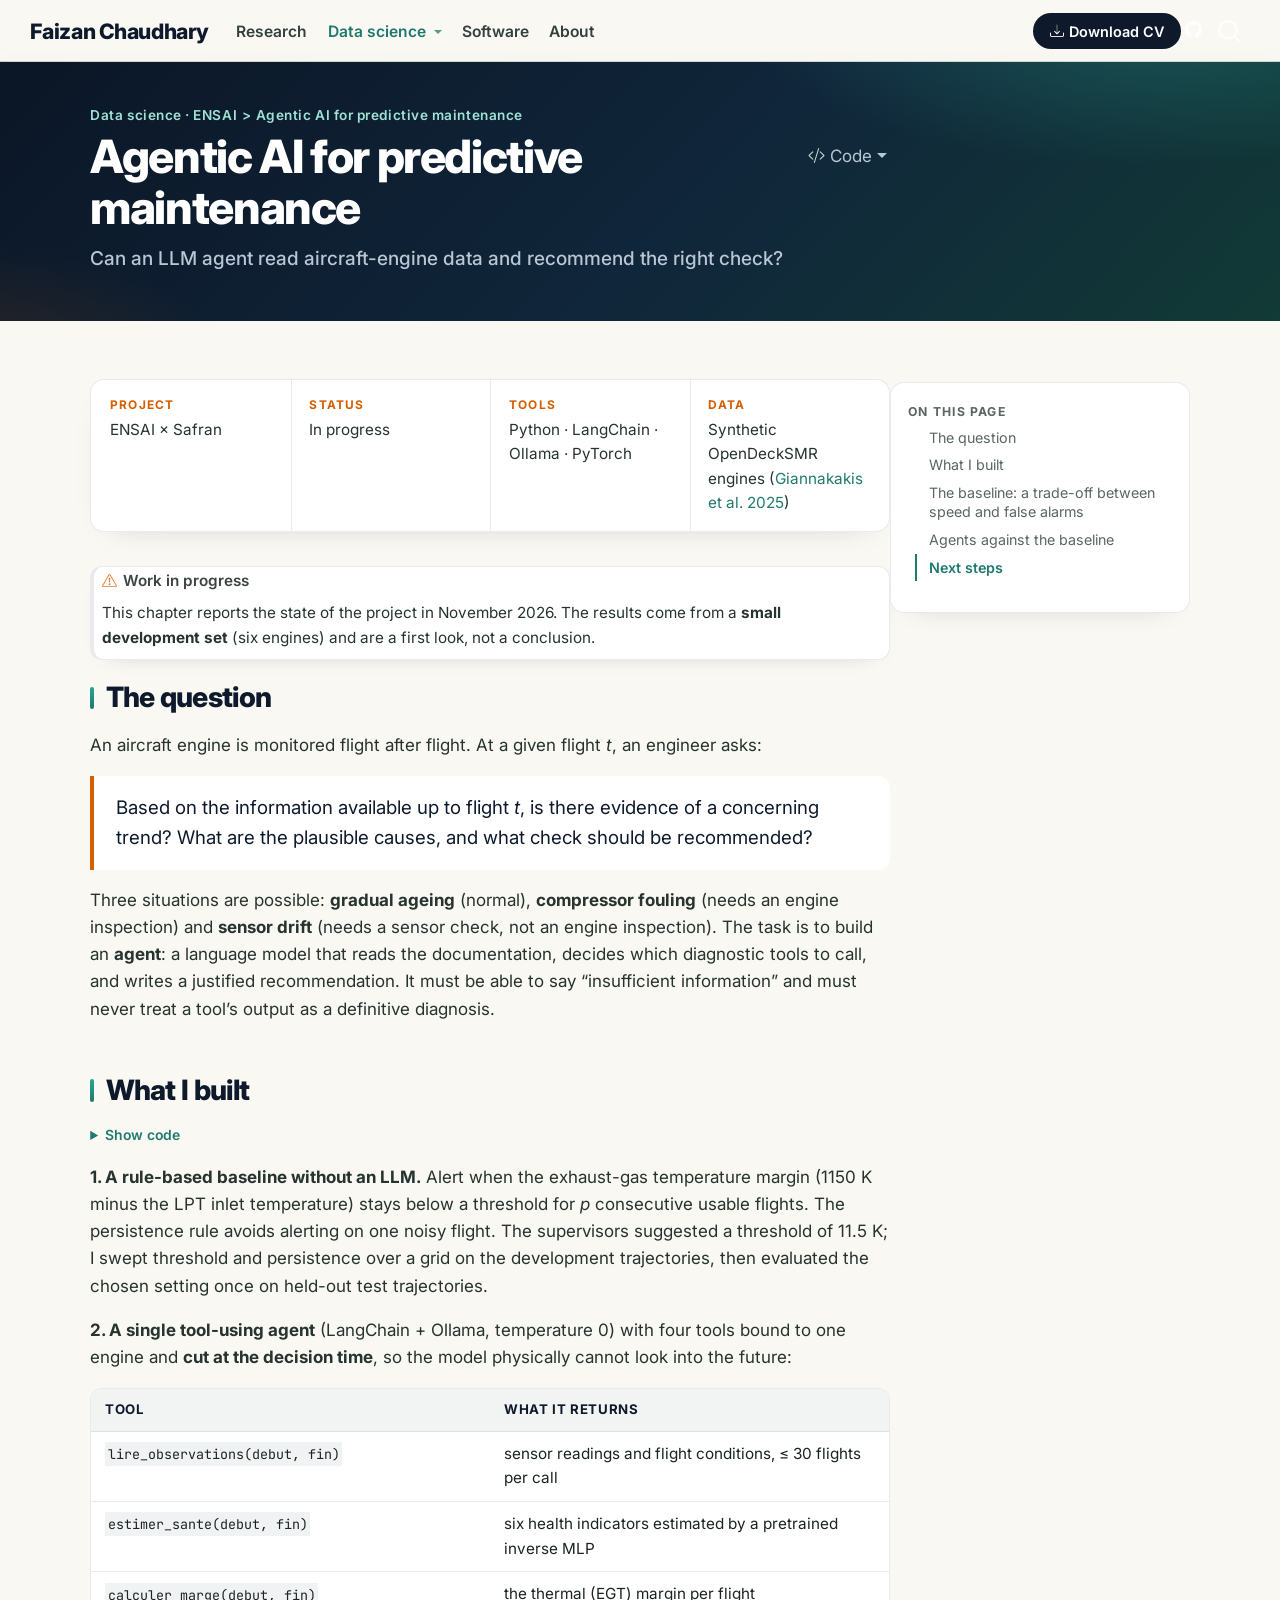
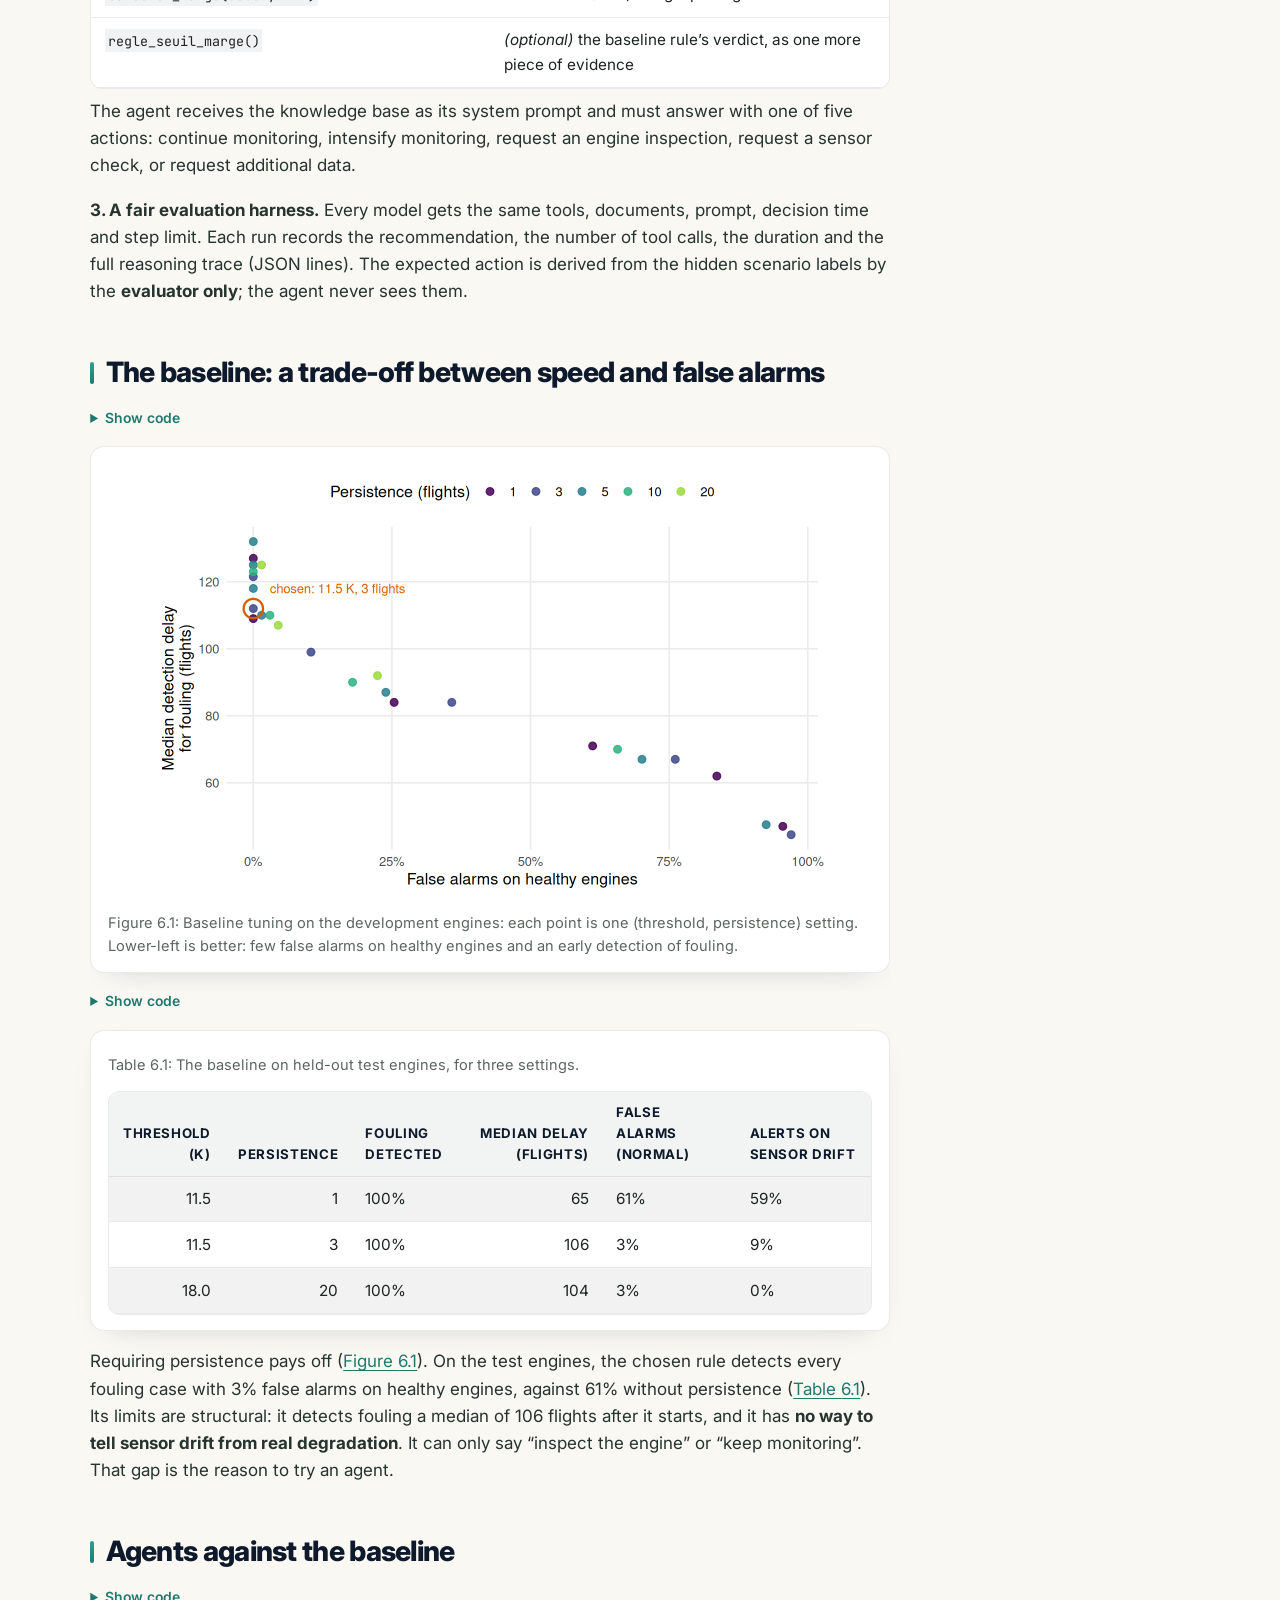
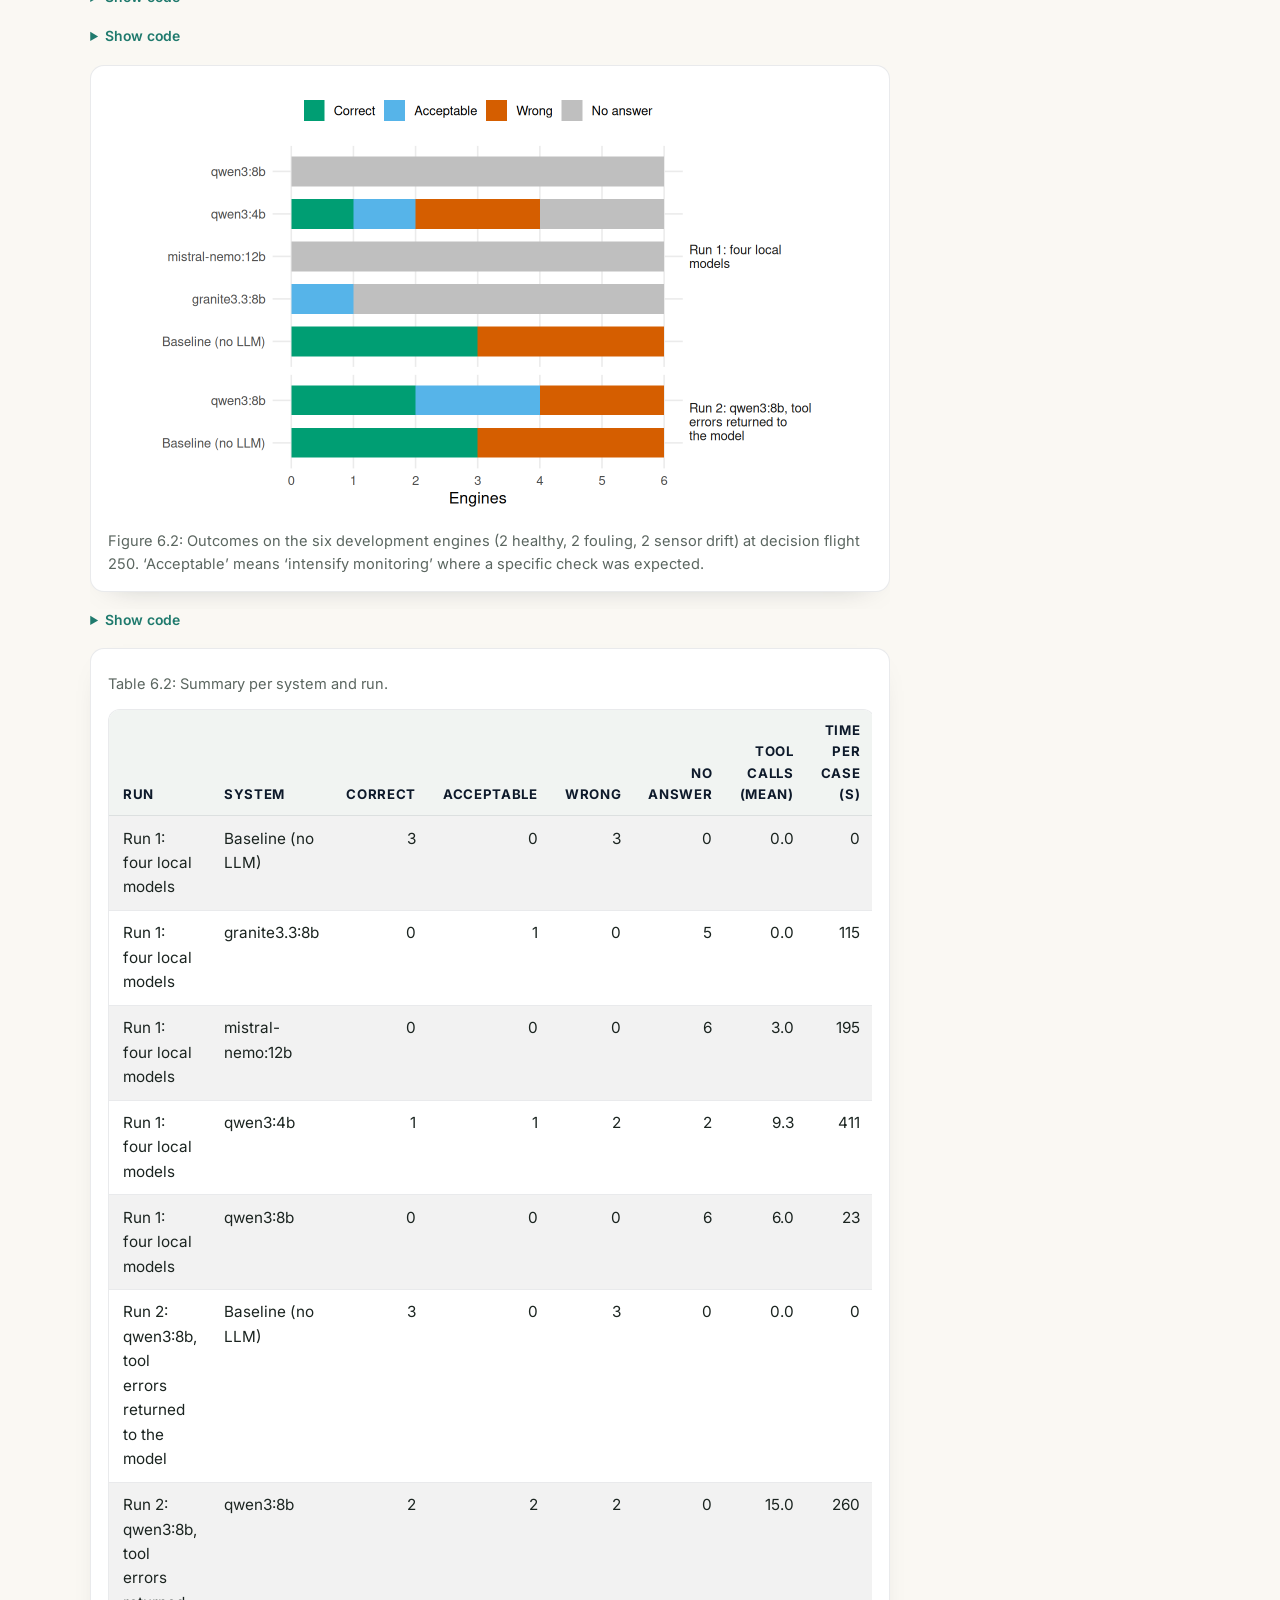
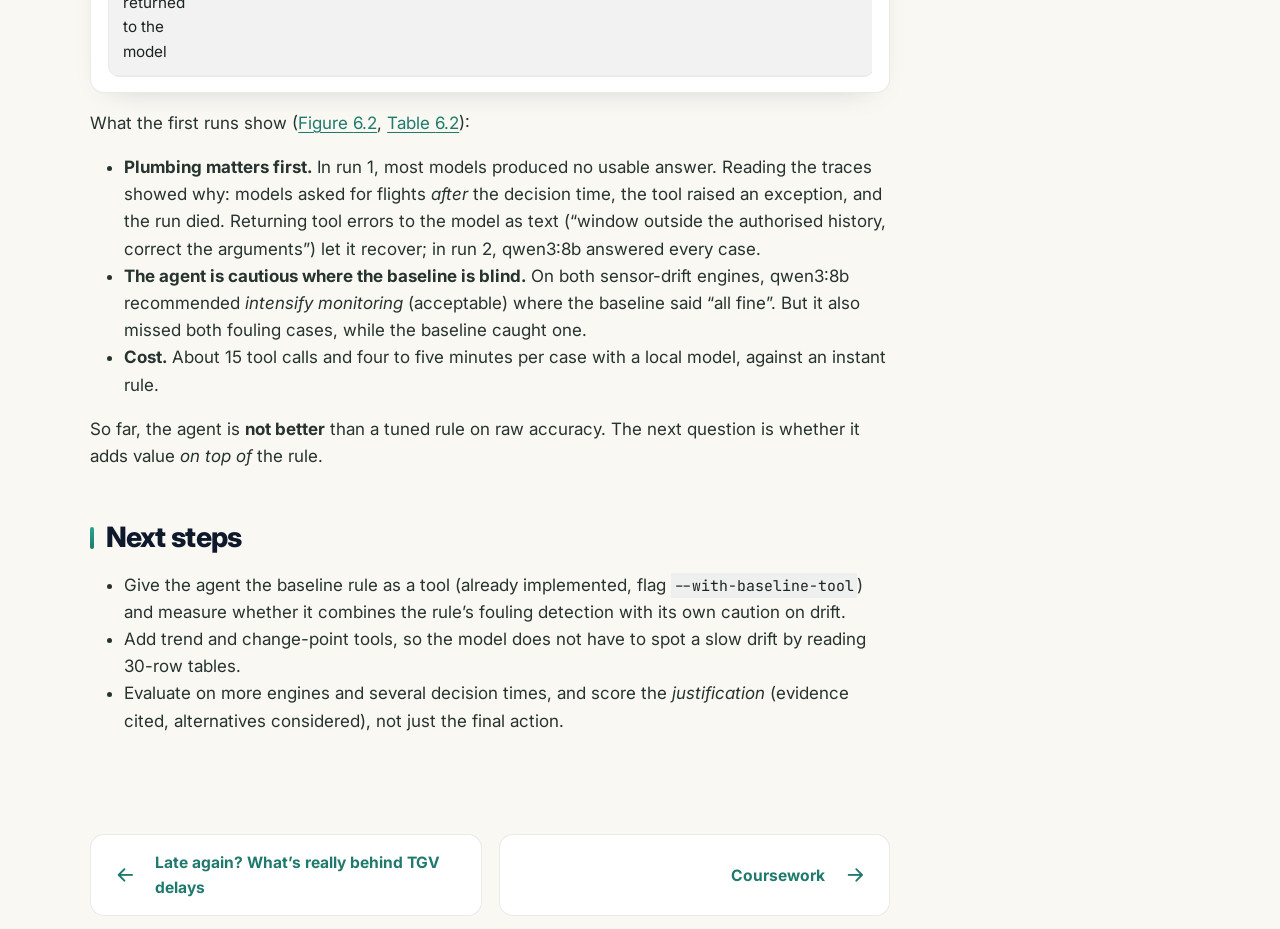
<file: chapters/03-agentic-phm.html>
<!DOCTYPE html>
<html xmlns="http://www.w3.org/1999/xhtml" lang="en" xml:lang="en"><head>

<meta charset="utf-8">
<meta name="generator" content="quarto-1.10.18">

<meta name="viewport" content="width=device-width, initial-scale=1.0, user-scalable=yes">

<meta name="description" content="Research, data science and software engineering by M. Faizan Chaudhary, Master Smart Data Science student at ENSAI and full-stack AI engineer.">

<title>Agentic AI for predictive maintenance – M. Faizan Chaudhary</title>
<style>
/* Default styles provided by pandoc.
** See https://pandoc.org/MANUAL.html#variables-for-html for config info.
*/
span.smallcaps{font-variant: small-caps;}
div.columns{display: flex; gap: 1.5em;}
div.column{flex: auto;}
@media screen {
div.columns{gap: min(4vw, 1.5em);}
div.column{overflow-x: auto;}
}
div.hanging-indent{margin-left: 1.5em; text-indent: -1.5em;}
ul.task-list{list-style: none;}
ul.task-list li input[type="checkbox"] {
  width: 0.8em;
  margin: 0 0.8em 0.2em -1em; /* quarto-specific, see https://github.com/quarto-dev/quarto-cli/issues/4556 */ 
  vertical-align: middle;
}
/* CSS for syntax highlighting */
html { -webkit-text-size-adjust: 100%; }
pre > code.sourceCode { white-space: pre; position: relative; }
pre > code.sourceCode > span { display: inline-block; line-height: 1.25; }
pre > code.sourceCode > span:empty { height: 1.2em; }
.sourceCode { overflow: visible; }
code.sourceCode > span { color: inherit; text-decoration: inherit; }
div.sourceCode { margin: 1em 0; }
pre.sourceCode { margin: 0; }
@media screen {
div.sourceCode { overflow: auto; }
}
@media print {
pre > code.sourceCode { white-space: pre-wrap; }
pre > code.sourceCode > span { text-indent: -5em; padding-left: 5em; }
}
pre.numberSource code
  { counter-reset: source-line 0; }
pre.numberSource code > span
  { position: relative; left: -4em; counter-increment: source-line; }
pre.numberSource code > span > a:first-child::before
  { content: counter(source-line);
    position: relative; left: -1em; text-align: right; vertical-align: baseline;
    border: none; display: inline-block;
    -webkit-touch-callout: none; -webkit-user-select: none;
    -khtml-user-select: none; -moz-user-select: none;
    -ms-user-select: none; user-select: none;
    padding: 0 4px; width: 4em;
  }
pre.numberSource { margin-left: 3em;  padding-left: 4px; }
div.sourceCode
  {   }
@media screen {
pre > code.sourceCode > span > a:first-child::before { text-decoration: underline; }
}
/* CSS for citations */
div.csl-bib-body { }
div.csl-entry {
  clear: both;
}
.hanging-indent div.csl-entry {
  margin-left:2em;
  text-indent:-2em;
}
div.csl-left-margin {
  min-width:2em;
  float:left;
}
div.csl-right-inline {
  margin-left:2em;
  padding-left:1em;
}
div.csl-indent {
  margin-left: 2em;
}</style>


<script src="../site_libs/quarto-nav/quarto-nav.js"></script>
<script src="../site_libs/quarto-nav/headroom.min.js"></script>
<script src="../site_libs/clipboard/clipboard.min.js"></script>
<script src="../site_libs/quarto-search/autocomplete.umd.js"></script>
<script src="../site_libs/quarto-search/fuse.min.js"></script>
<script src="../site_libs/quarto-search/quarto-search.js"></script>
<meta name="quarto:offset" content="../">
<link href="../chapters/04-coursework.html" rel="next">
<link href="../chapters/02-tgv-delays.html" rel="prev">
<script src="../site_libs/quarto-html/quarto.js" type="module"></script>
<script src="../site_libs/quarto-html/tabsets/tabsets.js" type="module"></script>
<script src="../site_libs/quarto-html/popper.min.js"></script>
<script src="../site_libs/quarto-html/tippy.umd.min.js"></script>
<script src="../site_libs/quarto-html/anchor.min.js"></script>
<link href="../site_libs/quarto-html/tippy.css" rel="stylesheet">
<link href="../site_libs/quarto-html/quarto-syntax-highlighting-9b13294eb98a7ccc9837366643235be5.css" rel="stylesheet" class="quarto-color-scheme" id="quarto-text-highlighting-styles">
<link href="../site_libs/quarto-html/quarto-syntax-highlighting-dark-ad7a70ee837950f74c3137b2b7f1bb4b.css" rel="stylesheet" class="quarto-color-scheme quarto-color-alternate" id="quarto-text-highlighting-styles">
<link href="../site_libs/quarto-html/quarto-syntax-highlighting-9b13294eb98a7ccc9837366643235be5.css" rel="stylesheet" class="quarto-color-scheme-extra" id="quarto-text-highlighting-styles">
<script src="../site_libs/bootstrap/bootstrap.min.js"></script>
<link href="../site_libs/bootstrap/bootstrap-icons.css" rel="stylesheet">
<link href="../site_libs/bootstrap/bootstrap-21361025573f4fe8109268b6a4474474.min.css" rel="stylesheet" append-hash="true" class="quarto-color-scheme" id="quarto-bootstrap" data-mode="light">
<link href="../site_libs/bootstrap/bootstrap-dark-05afef65f55d0a0b7c8634d0210263cb.min.css" rel="stylesheet" append-hash="true" class="quarto-color-scheme quarto-color-alternate" id="quarto-bootstrap" data-mode="light">
<link href="../site_libs/bootstrap/bootstrap-21361025573f4fe8109268b6a4474474.min.css" rel="stylesheet" append-hash="true" class="quarto-color-scheme-extra" id="quarto-bootstrap" data-mode="light">
<script id="quarto-search-options" type="application/json">{
  "location": "navbar",
  "copy-button": false,
  "collapse-after": 3,
  "panel-placement": "end",
  "type": "overlay",
  "limit": 50,
  "keyboard-shortcut": [
    "f",
    "/",
    "s"
  ],
  "show-item-context": false,
  "language": {
    "search-no-results-text": "No results",
    "search-matching-documents-text": "matching documents",
    "search-copy-link-title": "Copy link to search",
    "search-hide-matches-text": "Hide additional matches",
    "search-more-match-text": "more match in this document",
    "search-more-matches-text": "more matches in this document",
    "search-clear-button-title": "Clear",
    "search-text-placeholder": "",
    "search-detached-cancel-button-title": "Cancel",
    "search-submit-button-title": "Submit",
    "search-label": "Search"
  }
}</script>


</head>

<body class="nav-sidebar floating nav-fixed quarto-light">

<div id="quarto-search-results"></div>
  <header id="quarto-header" class="headroom fixed-top quarto-banner">
    <nav class="navbar navbar-expand-lg " data-bs-theme="dark">
      <div class="navbar-container container-fluid">
      <div class="navbar-brand-container mx-auto">
    <a class="navbar-brand" href="../index.html">
    <span class="navbar-title">Faizan Chaudhary</span>
    </a>
  </div>
            <div id="quarto-search" class="" title="Search"></div>
          <button class="navbar-toggler" type="button" data-bs-toggle="collapse" data-bs-target="#navbarCollapse" aria-controls="navbarCollapse" role="menu" aria-expanded="false" aria-label="Toggle navigation" onclick="if (window.quartoToggleHeadroom) { window.quartoToggleHeadroom(); }">
  <span class="navbar-toggler-icon"></span>
</button>
          <div class="collapse navbar-collapse" id="navbarCollapse">
            <ul class="navbar-nav navbar-nav-scroll me-auto">
  <li class="nav-item">
    <a class="nav-link active" href="../chapters/research.html" aria-current="page"> 
<span class="menu-text">Research</span></a>
  </li>  
  <li class="nav-item dropdown ">
    <a class="nav-link dropdown-toggle" href="#" id="nav-menu-data-science" role="link" data-bs-toggle="dropdown" aria-expanded="false">
 <span class="menu-text">Data science</span>
    </a>
    <ul class="dropdown-menu" aria-labelledby="nav-menu-data-science">    
        <li>
    <a class="dropdown-item" href="../chapters/01-EDA.html">
 <span class="dropdown-text">Urban trees of Saint-Germain-en-Laye</span></a>
  </li>  
        <li>
    <a class="dropdown-item" href="../chapters/02-tgv-delays.html">
 <span class="dropdown-text">Late again? Behind TGV delays</span></a>
  </li>  
        <li>
    <a class="dropdown-item" href="../chapters/03-agentic-phm.html">
 <span class="dropdown-text">Agentic AI for predictive maintenance</span></a>
  </li>  
        <li>
    <a class="dropdown-item" href="../chapters/04-coursework.html">
 <span class="dropdown-text">Coursework</span></a>
  </li>  
    </ul>
  </li>
  <li class="nav-item">
    <a class="nav-link" href="../chapters/development.html"> 
<span class="menu-text">Software</span></a>
  </li>  
  <li class="nav-item">
    <a class="nav-link" href="../about.html"> 
<span class="menu-text">About</span></a>
  </li>  
</ul>
            <ul class="navbar-nav navbar-nav-scroll ms-auto">
  <li class="nav-item">
    <a class="nav-link" href="../assets/cv/Faizan_Chaudhary_CV.pdf"> <i class="bi bi-download" role="img">
</i> 
<span class="menu-text">Download CV</span></a>
  </li>  
</ul>
          </div> <!-- /navcollapse -->
            <div class="quarto-navbar-tools">
    <a href="https://github.com/chaudharymfaizan78/portfolio" title="Source Code" class="quarto-navigation-tool px-1" aria-label="Source Code"><i class="bi bi-github"></i></a>
</div>
      </div> <!-- /container-fluid -->
    </nav>
  <nav class="quarto-secondary-nav">
    <div class="container-fluid d-flex">
      <button type="button" class="quarto-btn-toggle btn" data-bs-toggle="collapse" role="button" data-bs-target=".quarto-sidebar-collapse-item" aria-controls="quarto-sidebar" aria-expanded="false" aria-label="Toggle sidebar navigation" onclick="if (window.quartoToggleHeadroom) { window.quartoToggleHeadroom(); }">
        <i class="bi bi-layout-text-sidebar-reverse"></i>
      </button>
        <nav class="quarto-page-breadcrumbs" aria-label="breadcrumb"><ol class="breadcrumb"><li class="breadcrumb-item"><a href="../chapters/01-EDA.html">Data science · ENSAI</a></li><li class="breadcrumb-item"><a href="../chapters/03-agentic-phm.html"><span class="chapter-title">Agentic AI for predictive maintenance</span></a></li></ol></nav>
        <a class="flex-grow-1" role="navigation" data-bs-toggle="collapse" data-bs-target=".quarto-sidebar-collapse-item" aria-controls="quarto-sidebar" aria-expanded="false" aria-label="Toggle sidebar navigation" onclick="if (window.quartoToggleHeadroom) { window.quartoToggleHeadroom(); }">      
        </a>
    </div>
  </nav>
</header>
<!-- content -->
<header id="title-block-header" class="quarto-title-block default page-columns page-full">
  <div class="quarto-title-banner page-columns page-full">
    <div class="quarto-title column-body"><nav class="quarto-page-breadcrumbs quarto-title-breadcrumbs d-none d-lg-block" aria-label="breadcrumb"><ol class="breadcrumb"><li class="breadcrumb-item"><a href="../chapters/01-EDA.html">Data science · ENSAI</a></li><li class="breadcrumb-item"><a href="../chapters/03-agentic-phm.html"><span class="chapter-title">Agentic AI for predictive maintenance</span></a></li></ol></nav>
      <div class="quarto-title-block"><div><h1 class="title"><span class="chapter-title">Agentic AI for predictive maintenance</span></h1><button type="button" class="btn code-tools-button dropdown-toggle" id="quarto-code-tools-menu" data-bs-toggle="dropdown" aria-expanded="false"><i class="bi"></i> Code</button><ul class="dropdown-menu dropdown-menu-end" aria-labelelledby="quarto-code-tools-menu"><li><a id="quarto-show-all-code" class="dropdown-item" href="javascript:void(0)" role="button">Show All Code</a></li><li><a id="quarto-hide-all-code" class="dropdown-item" href="javascript:void(0)" role="button">Hide All Code</a></li><li><hr class="dropdown-divider"></li><li><a id="quarto-view-source" class="dropdown-item" href="javascript:void(0)" role="button">View Source</a></li></ul></div></div>
            <p class="subtitle lead">Can an LLM agent read aircraft-engine data and recommend the right check?</p>
                  <div>
        <div class="description">
          <p>Research, data science and software engineering by M. Faizan Chaudhary, Master Smart Data Science student at ENSAI and full-stack AI engineer.</p>
        </div>
      </div>
                </div>
  </div>
    
  
  <div class="quarto-title-meta">

      
    
      
    </div>
    
  
  </header><div id="quarto-content" class="quarto-container page-columns page-rows-contents page-layout-article page-navbar">
<!-- sidebar -->
  <nav id="quarto-sidebar" class="sidebar collapse collapse-horizontal quarto-sidebar-collapse-item sidebar-navigation floating overflow-auto">
    <div class="sidebar-menu-container"> 
    <ul class="list-unstyled mt-1">
        <li class="sidebar-item">
  <div class="sidebar-item-container"> 
  <a href="../index.html" class="sidebar-item-text sidebar-link"><span class="chapter-title">M. Faizan Chaudhary</span></a>
  </div>
</li>
        <li class="sidebar-item">
  <div class="sidebar-item-container"> 
  <a href="../about.html" class="sidebar-item-text sidebar-link"><span class="chapter-title">About me</span></a>
  </div>
</li>
        <li class="sidebar-item sidebar-item-section">
      <div class="sidebar-item-container"> 
            <a class="sidebar-item-text sidebar-link text-start" data-bs-toggle="collapse" data-bs-target="#quarto-sidebar-section-1" role="navigation" aria-expanded="true">
 <span class="menu-text">Research</span></a>
          <a class="sidebar-item-toggle text-start" data-bs-toggle="collapse" data-bs-target="#quarto-sidebar-section-1" role="navigation" aria-expanded="true" aria-label="Toggle section">
            <i class="bi bi-chevron-right ms-2"></i>
          </a> 
      </div>
      <ul id="quarto-sidebar-section-1" class="collapse list-unstyled sidebar-section depth1 show">  
          <li class="sidebar-item">
  <div class="sidebar-item-container"> 
  <a href="../chapters/research.html" class="sidebar-item-text sidebar-link"><span class="chapter-title">Research and publications</span></a>
  </div>
</li>
      </ul>
  </li>
        <li class="sidebar-item sidebar-item-section">
      <div class="sidebar-item-container"> 
            <a class="sidebar-item-text sidebar-link text-start" data-bs-toggle="collapse" data-bs-target="#quarto-sidebar-section-2" role="navigation" aria-expanded="true">
 <span class="menu-text">Data science · ENSAI</span></a>
          <a class="sidebar-item-toggle text-start" data-bs-toggle="collapse" data-bs-target="#quarto-sidebar-section-2" role="navigation" aria-expanded="true" aria-label="Toggle section">
            <i class="bi bi-chevron-right ms-2"></i>
          </a> 
      </div>
      <ul id="quarto-sidebar-section-2" class="collapse list-unstyled sidebar-section depth1 show">  
          <li class="sidebar-item">
  <div class="sidebar-item-container"> 
  <a href="../chapters/01-EDA.html" class="sidebar-item-text sidebar-link"><span class="chapter-title">Urban trees of Saint-Germain-en-Laye</span></a>
  </div>
</li>
          <li class="sidebar-item">
  <div class="sidebar-item-container"> 
  <a href="../chapters/02-tgv-delays.html" class="sidebar-item-text sidebar-link"><span class="chapter-title">Late again? What’s really behind TGV delays</span></a>
  </div>
</li>
          <li class="sidebar-item">
  <div class="sidebar-item-container"> 
  <a href="../chapters/03-agentic-phm.html" class="sidebar-item-text sidebar-link active"><span class="chapter-title">Agentic AI for predictive maintenance</span></a>
  </div>
</li>
          <li class="sidebar-item">
  <div class="sidebar-item-container"> 
  <a href="../chapters/04-coursework.html" class="sidebar-item-text sidebar-link"><span class="chapter-title">Coursework</span></a>
  </div>
</li>
      </ul>
  </li>
        <li class="sidebar-item sidebar-item-section">
      <div class="sidebar-item-container"> 
            <a class="sidebar-item-text sidebar-link text-start" data-bs-toggle="collapse" data-bs-target="#quarto-sidebar-section-3" role="navigation" aria-expanded="true">
 <span class="menu-text">Software development</span></a>
          <a class="sidebar-item-toggle text-start" data-bs-toggle="collapse" data-bs-target="#quarto-sidebar-section-3" role="navigation" aria-expanded="true" aria-label="Toggle section">
            <i class="bi bi-chevron-right ms-2"></i>
          </a> 
      </div>
      <ul id="quarto-sidebar-section-3" class="collapse list-unstyled sidebar-section depth1 show">  
          <li class="sidebar-item">
  <div class="sidebar-item-container"> 
  <a href="../chapters/development.html" class="sidebar-item-text sidebar-link"><span class="chapter-title">Software development</span></a>
  </div>
</li>
      </ul>
  </li>
        <li class="sidebar-item sidebar-item-section">
      <div class="sidebar-item-container"> 
            <a class="sidebar-item-text sidebar-link text-start" data-bs-toggle="collapse" data-bs-target="#quarto-sidebar-section-4" role="navigation" aria-expanded="true">
 <span class="menu-text">Coming next</span></a>
          <a class="sidebar-item-toggle text-start" data-bs-toggle="collapse" data-bs-target="#quarto-sidebar-section-4" role="navigation" aria-expanded="true" aria-label="Toggle section">
            <i class="bi bi-chevron-right ms-2"></i>
          </a> 
      </div>
      <ul id="quarto-sidebar-section-4" class="collapse list-unstyled sidebar-section depth1 show">  
          <li class="sidebar-item">
  <div class="sidebar-item-container"> 
  <a href="../chapters/semester-2.html" class="sidebar-item-text sidebar-link"><span class="chapter-title">Semester 2</span></a>
  </div>
</li>
          <li class="sidebar-item">
  <div class="sidebar-item-container"> 
  <a href="../chapters/semester-3.html" class="sidebar-item-text sidebar-link"><span class="chapter-title">Semester 3</span></a>
  </div>
</li>
      </ul>
  </li>
        <li class="sidebar-item">
  <div class="sidebar-item-container"> 
  <a href="../references.html" class="sidebar-item-text sidebar-link"><span class="chapter-title">References</span></a>
  </div>
</li>
    </ul>
    </div>
</nav>
<div id="quarto-sidebar-glass" class="quarto-sidebar-collapse-item" data-bs-toggle="collapse" data-bs-target=".quarto-sidebar-collapse-item"></div>
<!-- margin-sidebar -->
    <div id="quarto-margin-sidebar" class="sidebar margin-sidebar">
        <nav id="TOC" role="doc-toc" class="toc-active">
    <h2 id="toc-title">On this page</h2>
   
  <ul>
  <li><a href="#the-question" id="toc-the-question" class="nav-link active" data-scroll-target="#the-question">The question</a></li>
  <li><a href="#what-i-built" id="toc-what-i-built" class="nav-link" data-scroll-target="#what-i-built">What I built</a></li>
  <li><a href="#the-baseline-a-trade-off-between-speed-and-false-alarms" id="toc-the-baseline-a-trade-off-between-speed-and-false-alarms" class="nav-link" data-scroll-target="#the-baseline-a-trade-off-between-speed-and-false-alarms">The baseline: a trade-off between speed and false alarms</a></li>
  <li><a href="#agents-against-the-baseline" id="toc-agents-against-the-baseline" class="nav-link" data-scroll-target="#agents-against-the-baseline">Agents against the baseline</a></li>
  <li><a href="#next-steps" id="toc-next-steps" class="nav-link" data-scroll-target="#next-steps">Next steps</a></li>
  </ul>
</nav>
    </div>
<!-- main -->
<main class="content quarto-banner-title-block" id="quarto-document-content">





<div class="project-meta">
<div>
<p><span class="k">Project</span> ENSAI × Safran</p>
</div>
<div>
<p><span class="k">Status</span> In progress</p>
</div>
<div>
<p><span class="k">Tools</span> Python · LangChain · Ollama · PyTorch</p>
</div>
<div>
<p><span class="k">Data</span> Synthetic OpenDeckSMR engines <span class="citation" data-cites="opendecksmr">(<a href="../references.html#ref-opendecksmr" role="doc-biblioref">Giannakakis et al. 2025</a>)</span></p>
</div>
</div>
<div class="callout callout-style-default callout-warning callout-titled">
<div class="callout-header d-flex align-content-center">
<div class="callout-icon-container">
<i class="callout-icon"></i>
</div>
<div class="callout-title-container flex-fill">
<span class="screen-reader-only">Warning</span>Work in progress
</div>
</div>
<div class="callout-body-container callout-body">
<p>This chapter reports the state of the project in November 2026. The results come from a <strong>small development set</strong> (six engines) and are a first look, not a conclusion.</p>
</div>
</div>
<section id="the-question" class="level2">
<h2 class="anchored" data-anchor-id="the-question">The question</h2>
<p>An aircraft engine is monitored flight after flight. At a given flight <em>t</em>, an engineer asks:</p>
<blockquote class="blockquote">
<p>Based on the information available up to flight <em>t</em>, is there evidence of a concerning trend? What are the plausible causes, and what check should be recommended?</p>
</blockquote>
<p>Three situations are possible: <strong>gradual ageing</strong> (normal), <strong>compressor fouling</strong> (needs an engine inspection) and <strong>sensor drift</strong> (needs a sensor check, not an engine inspection). The task is to build an <strong>agent</strong>: a language model that reads the documentation, decides which diagnostic tools to call, and writes a justified recommendation. It must be able to say “insufficient information” and must never treat a tool’s output as a definitive diagnosis.</p>
</section>
<section id="what-i-built" class="level2">
<h2 class="anchored" data-anchor-id="what-i-built">What I built</h2>
<div class="cell">
<details class="code-fold">
<summary>Show code</summary>
<div class="code-copy-outer-scaffold"><div class="sourceCode cell-code" id="cb1"><pre class="sourceCode r code-with-copy"><code class="sourceCode r"><span id="cb1-1"><a href="#cb1-1" aria-hidden="true" tabindex="-1"></a><span class="fu">library</span>(tidyverse)</span>
<span id="cb1-2"><a href="#cb1-2" aria-hidden="true" tabindex="-1"></a><span class="fu">library</span>(here)</span>
<span id="cb1-3"><a href="#cb1-3" aria-hidden="true" tabindex="-1"></a><span class="fu">library</span>(scales)</span>
<span id="cb1-4"><a href="#cb1-4" aria-hidden="true" tabindex="-1"></a><span class="fu">library</span>(knitr)</span>
<span id="cb1-5"><a href="#cb1-5" aria-hidden="true" tabindex="-1"></a></span>
<span id="cb1-6"><a href="#cb1-6" aria-hidden="true" tabindex="-1"></a><span class="fu">theme_set</span>(<span class="fu">theme_minimal</span>(<span class="at">base_size =</span> <span class="dv">12</span>) <span class="sc">+</span></span>
<span id="cb1-7"><a href="#cb1-7" aria-hidden="true" tabindex="-1"></a>            <span class="fu">theme</span>(<span class="at">plot.title.position =</span> <span class="st">"plot"</span>,</span>
<span id="cb1-8"><a href="#cb1-8" aria-hidden="true" tabindex="-1"></a>                  <span class="at">panel.grid.minor =</span> <span class="fu">element_blank</span>(),</span>
<span id="cb1-9"><a href="#cb1-9" aria-hidden="true" tabindex="-1"></a>                  <span class="at">legend.position =</span> <span class="st">"top"</span>))</span>
<span id="cb1-10"><a href="#cb1-10" aria-hidden="true" tabindex="-1"></a></span>
<span id="cb1-11"><a href="#cb1-11" aria-hidden="true" tabindex="-1"></a>phm_dir <span class="ot">&lt;-</span> <span class="fu">here</span>(<span class="st">"data"</span>, <span class="st">"safran"</span>)</span></code></pre></div><button title="Copy to Clipboard" class="code-copy-button"><i class="bi"></i></button></div>
</details>
</div>
<p><strong>1. A rule-based baseline without an LLM.</strong> Alert when the exhaust-gas temperature margin (1150 K minus the LPT inlet temperature) stays below a threshold for <em>p</em> consecutive usable flights. The persistence rule avoids alerting on one noisy flight. The supervisors suggested a threshold of 11.5 K; I swept threshold and persistence over a grid on the development trajectories, then evaluated the chosen setting once on held-out test trajectories.</p>
<p><strong>2. A single tool-using agent</strong> (LangChain + Ollama, temperature 0) with four tools bound to one engine and <strong>cut at the decision time</strong>, so the model physically cannot look into the future:</p>
<table class="caption-top table">
<colgroup>
<col style="width: 50%">
<col style="width: 50%">
</colgroup>
<thead>
<tr class="header">
<th>Tool</th>
<th>What it returns</th>
</tr>
</thead>
<tbody>
<tr class="odd">
<td><code>lire_observations(debut, fin)</code></td>
<td>sensor readings and flight conditions, ≤ 30 flights per call</td>
</tr>
<tr class="even">
<td><code>estimer_sante(debut, fin)</code></td>
<td>six health indicators estimated by a pretrained inverse MLP</td>
</tr>
<tr class="odd">
<td><code>calculer_marge(debut, fin)</code></td>
<td>the thermal (EGT) margin per flight</td>
</tr>
<tr class="even">
<td><code>regle_seuil_marge()</code></td>
<td><em>(optional)</em> the baseline rule’s verdict, as one more piece of evidence</td>
</tr>
</tbody>
</table>
<p>The agent receives the knowledge base as its system prompt and must answer with one of five actions: continue monitoring, intensify monitoring, request an engine inspection, request a sensor check, or request additional data.</p>
<p><strong>3. A fair evaluation harness.</strong> Every model gets the same tools, documents, prompt, decision time and step limit. Each run records the recommendation, the number of tool calls, the duration and the full reasoning trace (JSON lines). The expected action is derived from the hidden scenario labels by the <strong>evaluator only</strong>; the agent never sees them.</p>
</section>
<section id="the-baseline-a-trade-off-between-speed-and-false-alarms" class="level2">
<h2 class="anchored" data-anchor-id="the-baseline-a-trade-off-between-speed-and-false-alarms">The baseline: a trade-off between speed and false alarms</h2>
<div class="cell">
<details class="code-fold">
<summary>Show code</summary>
<div class="code-copy-outer-scaffold"><div class="sourceCode cell-code" id="cb2"><pre class="sourceCode r code-with-copy"><code class="sourceCode r"><span id="cb2-1"><a href="#cb2-1" aria-hidden="true" tabindex="-1"></a>grid <span class="ot">&lt;-</span> <span class="fu">read_csv</span>(<span class="fu">file.path</span>(phm_dir, <span class="st">"baseline_grid_dev.csv"</span>), <span class="at">show_col_types =</span> <span class="cn">FALSE</span>)</span>
<span id="cb2-2"><a href="#cb2-2" aria-hidden="true" tabindex="-1"></a>chosen <span class="ot">&lt;-</span> <span class="fu">filter</span>(grid, seuil_marge <span class="sc">==</span> <span class="fl">11.5</span>, persistance <span class="sc">==</span> <span class="dv">3</span>)</span>
<span id="cb2-3"><a href="#cb2-3" aria-hidden="true" tabindex="-1"></a></span>
<span id="cb2-4"><a href="#cb2-4" aria-hidden="true" tabindex="-1"></a>grid <span class="sc">|&gt;</span></span>
<span id="cb2-5"><a href="#cb2-5" aria-hidden="true" tabindex="-1"></a>  <span class="fu">filter</span>(fouling_detection <span class="sc">&gt;=</span> <span class="fl">0.9</span>) <span class="sc">|&gt;</span></span>
<span id="cb2-6"><a href="#cb2-6" aria-hidden="true" tabindex="-1"></a>  <span class="fu">ggplot</span>(<span class="fu">aes</span>(normal_fausse_alerte, fouling_retard_median, <span class="at">colour =</span> <span class="fu">factor</span>(persistance))) <span class="sc">+</span></span>
<span id="cb2-7"><a href="#cb2-7" aria-hidden="true" tabindex="-1"></a>  <span class="fu">geom_point</span>(<span class="at">size =</span> <span class="fl">2.4</span>, <span class="at">alpha =</span> .<span class="dv">85</span>) <span class="sc">+</span></span>
<span id="cb2-8"><a href="#cb2-8" aria-hidden="true" tabindex="-1"></a>  <span class="fu">geom_point</span>(<span class="at">data =</span> chosen, <span class="at">shape =</span> <span class="dv">21</span>, <span class="at">size =</span> <span class="dv">6</span>, <span class="at">colour =</span> <span class="st">"#D55E00"</span>, <span class="at">stroke =</span> <span class="fl">1.2</span>) <span class="sc">+</span></span>
<span id="cb2-9"><a href="#cb2-9" aria-hidden="true" tabindex="-1"></a>  <span class="fu">annotate</span>(<span class="st">"text"</span>, <span class="at">x =</span> chosen<span class="sc">$</span>normal_fausse_alerte <span class="sc">+</span> .<span class="dv">03</span>, <span class="at">y =</span> chosen<span class="sc">$</span>fouling_retard_median <span class="sc">+</span> <span class="dv">6</span>,</span>
<span id="cb2-10"><a href="#cb2-10" aria-hidden="true" tabindex="-1"></a>           <span class="at">label =</span> <span class="st">"chosen: 11.5 K, 3 flights"</span>, <span class="at">hjust =</span> <span class="dv">0</span>, <span class="at">colour =</span> <span class="st">"#D55E00"</span>, <span class="at">size =</span> <span class="fl">3.4</span>) <span class="sc">+</span></span>
<span id="cb2-11"><a href="#cb2-11" aria-hidden="true" tabindex="-1"></a>  <span class="fu">scale_x_continuous</span>(<span class="at">labels =</span> <span class="fu">label_percent</span>()) <span class="sc">+</span></span>
<span id="cb2-12"><a href="#cb2-12" aria-hidden="true" tabindex="-1"></a>  <span class="fu">scale_colour_viridis_d</span>(<span class="at">end =</span> .<span class="dv">85</span>) <span class="sc">+</span></span>
<span id="cb2-13"><a href="#cb2-13" aria-hidden="true" tabindex="-1"></a>  <span class="fu">labs</span>(<span class="at">x =</span> <span class="st">"False alarms on healthy engines"</span>, <span class="at">y =</span> <span class="st">"Median detection delay</span><span class="sc">\n</span><span class="st">for fouling (flights)"</span>,</span>
<span id="cb2-14"><a href="#cb2-14" aria-hidden="true" tabindex="-1"></a>       <span class="at">colour =</span> <span class="st">"Persistence (flights)"</span>)</span></code></pre></div><button title="Copy to Clipboard" class="code-copy-button"><i class="bi"></i></button></div>
</details>
<div class="cell-output-display">
<div id="fig-phm-grid" class="quarto-float quarto-figure quarto-figure-center anchored">
<figure class="quarto-float quarto-float-fig figure">
<div aria-describedby="fig-phm-grid-caption-0ceaefa1-69ba-4598-a22c-09a6ac19f8ca">
<img src="03-agentic-phm_files/figure-html/fig-phm-grid-1.png" class="img-fluid figure-img" width="672">
</div>
<figcaption class="quarto-float-caption-bottom quarto-float-caption quarto-float-fig" id="fig-phm-grid-caption-0ceaefa1-69ba-4598-a22c-09a6ac19f8ca">
Figure&nbsp;6.1: Baseline tuning on the development engines: each point is one (threshold, persistence) setting. Lower-left is better: few false alarms on healthy engines and an early detection of fouling.
</figcaption>
</figure>
</div>
</div>
</div>
<div class="cell">
<details class="code-fold">
<summary>Show code</summary>
<div class="code-copy-outer-scaffold"><div class="sourceCode cell-code" id="cb3"><pre class="sourceCode r code-with-copy"><code class="sourceCode r"><span id="cb3-1"><a href="#cb3-1" aria-hidden="true" tabindex="-1"></a>test <span class="ot">&lt;-</span> <span class="fu">read_csv</span>(<span class="fu">file.path</span>(phm_dir, <span class="st">"baseline_test.csv"</span>), <span class="at">show_col_types =</span> <span class="cn">FALSE</span>)</span>
<span id="cb3-2"><a href="#cb3-2" aria-hidden="true" tabindex="-1"></a>test <span class="sc">|&gt;</span></span>
<span id="cb3-3"><a href="#cb3-3" aria-hidden="true" tabindex="-1"></a>  <span class="fu">transmute</span>(</span>
<span id="cb3-4"><a href="#cb3-4" aria-hidden="true" tabindex="-1"></a>    <span class="st">`</span><span class="at">Threshold (K)</span><span class="st">`</span> <span class="ot">=</span> seuil_marge, <span class="st">`</span><span class="at">Persistence</span><span class="st">`</span> <span class="ot">=</span> persistance,</span>
<span id="cb3-5"><a href="#cb3-5" aria-hidden="true" tabindex="-1"></a>    <span class="st">`</span><span class="at">Fouling detected</span><span class="st">`</span> <span class="ot">=</span> <span class="fu">percent</span>(fouling_detection),</span>
<span id="cb3-6"><a href="#cb3-6" aria-hidden="true" tabindex="-1"></a>    <span class="st">`</span><span class="at">Median delay (flights)</span><span class="st">`</span> <span class="ot">=</span> fouling_retard_median,</span>
<span id="cb3-7"><a href="#cb3-7" aria-hidden="true" tabindex="-1"></a>    <span class="st">`</span><span class="at">False alarms (normal)</span><span class="st">`</span> <span class="ot">=</span> <span class="fu">percent</span>(normal_fausse_alerte, <span class="at">accuracy =</span> <span class="dv">1</span>),</span>
<span id="cb3-8"><a href="#cb3-8" aria-hidden="true" tabindex="-1"></a>    <span class="st">`</span><span class="at">Alerts on sensor drift</span><span class="st">`</span> <span class="ot">=</span> <span class="fu">percent</span>(drift_alerte, <span class="at">accuracy =</span> <span class="dv">1</span>)</span>
<span id="cb3-9"><a href="#cb3-9" aria-hidden="true" tabindex="-1"></a>  ) <span class="sc">|&gt;</span></span>
<span id="cb3-10"><a href="#cb3-10" aria-hidden="true" tabindex="-1"></a>  <span class="fu">kable</span>()</span>
<span id="cb3-11"><a href="#cb3-11" aria-hidden="true" tabindex="-1"></a>chosen_test <span class="ot">&lt;-</span> <span class="fu">filter</span>(test, seuil_marge <span class="sc">==</span> <span class="fl">11.5</span>, persistance <span class="sc">==</span> <span class="dv">3</span>)</span></code></pre></div><button title="Copy to Clipboard" class="code-copy-button"><i class="bi"></i></button></div>
</details>
<div id="tbl-phm-test" class="cell quarto-float quarto-figure quarto-figure-center anchored">
<figure class="quarto-float quarto-float-tbl figure">
<figcaption class="quarto-float-caption-top quarto-float-caption quarto-float-tbl" id="tbl-phm-test-caption-0ceaefa1-69ba-4598-a22c-09a6ac19f8ca">
Table&nbsp;6.1: The baseline on held-out test engines, for three settings.
</figcaption>
<div aria-describedby="tbl-phm-test-caption-0ceaefa1-69ba-4598-a22c-09a6ac19f8ca">
<div class="cell-output-display">
<table class="cell caption-top table table-sm table-striped small">
<colgroup>
<col style="width: 12%">
<col style="width: 10%">
<col style="width: 15%">
<col style="width: 20%">
<col style="width: 19%">
<col style="width: 20%">
</colgroup>
<thead>
<tr class="header">
<th style="text-align: right;">Threshold (K)</th>
<th style="text-align: right;">Persistence</th>
<th style="text-align: left;">Fouling detected</th>
<th style="text-align: right;">Median delay (flights)</th>
<th style="text-align: left;">False alarms (normal)</th>
<th style="text-align: left;">Alerts on sensor drift</th>
</tr>
</thead>
<tbody>
<tr class="odd">
<td style="text-align: right;">11.5</td>
<td style="text-align: right;">1</td>
<td style="text-align: left;">100%</td>
<td style="text-align: right;">65</td>
<td style="text-align: left;">61%</td>
<td style="text-align: left;">59%</td>
</tr>
<tr class="even">
<td style="text-align: right;">11.5</td>
<td style="text-align: right;">3</td>
<td style="text-align: left;">100%</td>
<td style="text-align: right;">106</td>
<td style="text-align: left;">3%</td>
<td style="text-align: left;">9%</td>
</tr>
<tr class="odd">
<td style="text-align: right;">18.0</td>
<td style="text-align: right;">20</td>
<td style="text-align: left;">100%</td>
<td style="text-align: right;">104</td>
<td style="text-align: left;">3%</td>
<td style="text-align: left;">0%</td>
</tr>
</tbody>
</table>
</div>
</div>
</figure>
</div>
</div>
<p>Requiring persistence pays off (<a href="#fig-phm-grid" class="quarto-xref">Figure&nbsp;<span>6.1</span></a>). On the test engines, the chosen rule detects every fouling case with 3% false alarms on healthy engines, against 61% without persistence (<a href="#tbl-phm-test" class="quarto-xref">Table&nbsp;<span>6.1</span></a>). Its limits are structural: it detects fouling a median of 106 flights after it starts, and it has <strong>no way to tell sensor drift from real degradation</strong>. It can only say “inspect the engine” or “keep monitoring”. That gap is the reason to try an agent.</p>
</section>
<section id="agents-against-the-baseline" class="level2">
<h2 class="anchored" data-anchor-id="agents-against-the-baseline">Agents against the baseline</h2>
<div class="cell">
<details class="code-fold">
<summary>Show code</summary>
<div class="code-copy-outer-scaffold"><div class="sourceCode cell-code" id="cb4"><pre class="sourceCode r code-with-copy"><code class="sourceCode r"><span id="cb4-1"><a href="#cb4-1" aria-hidden="true" tabindex="-1"></a>read_run <span class="ot">&lt;-</span> \(f, run) <span class="fu">read_csv</span>(<span class="fu">file.path</span>(phm_dir, f), <span class="at">show_col_types =</span> <span class="cn">FALSE</span>) <span class="sc">|&gt;</span></span>
<span id="cb4-2"><a href="#cb4-2" aria-hidden="true" tabindex="-1"></a>  <span class="fu">mutate</span>(<span class="at">run =</span> run)</span>
<span id="cb4-3"><a href="#cb4-3" aria-hidden="true" tabindex="-1"></a></span>
<span id="cb4-4"><a href="#cb4-4" aria-hidden="true" tabindex="-1"></a>runs <span class="ot">&lt;-</span> <span class="fu">bind_rows</span>(</span>
<span id="cb4-5"><a href="#cb4-5" aria-hidden="true" tabindex="-1"></a>  <span class="fu">read_run</span>(<span class="st">"compare_20261109_022944.csv"</span>, <span class="st">"Run 1: four local models"</span>),</span>
<span id="cb4-6"><a href="#cb4-6" aria-hidden="true" tabindex="-1"></a>  <span class="fu">read_run</span>(<span class="st">"compare_20261109_034614.csv"</span>, <span class="st">"Run 2: qwen3:8b, tool errors returned to the model"</span>)</span>
<span id="cb4-7"><a href="#cb4-7" aria-hidden="true" tabindex="-1"></a>) <span class="sc">|&gt;</span></span>
<span id="cb4-8"><a href="#cb4-8" aria-hidden="true" tabindex="-1"></a>  <span class="fu">mutate</span>(<span class="at">systeme =</span> <span class="fu">if_else</span>(<span class="fu">str_starts</span>(systeme, <span class="st">"baseline"</span>), <span class="st">"Baseline (no LLM)"</span>, systeme),</span>
<span id="cb4-9"><a href="#cb4-9" aria-hidden="true" tabindex="-1"></a>         <span class="at">note =</span> <span class="fu">factor</span>(note, <span class="at">levels =</span> <span class="fu">c</span>(<span class="st">"correct"</span>, <span class="st">"acceptable"</span>, <span class="st">"wrong"</span>, <span class="st">"no_answer"</span>),</span>
<span id="cb4-10"><a href="#cb4-10" aria-hidden="true" tabindex="-1"></a>                       <span class="at">labels =</span> <span class="fu">c</span>(<span class="st">"Correct"</span>, <span class="st">"Acceptable"</span>, <span class="st">"Wrong"</span>, <span class="st">"No answer"</span>)))</span></code></pre></div><button title="Copy to Clipboard" class="code-copy-button"><i class="bi"></i></button></div>
</details>
</div>
<div class="cell">
<details class="code-fold">
<summary>Show code</summary>
<div class="code-copy-outer-scaffold"><div class="sourceCode cell-code" id="cb5"><pre class="sourceCode r code-with-copy"><code class="sourceCode r"><span id="cb5-1"><a href="#cb5-1" aria-hidden="true" tabindex="-1"></a>runs <span class="sc">|&gt;</span></span>
<span id="cb5-2"><a href="#cb5-2" aria-hidden="true" tabindex="-1"></a>  <span class="fu">count</span>(run, systeme, note, <span class="at">.drop =</span> <span class="cn">FALSE</span>) <span class="sc">|&gt;</span></span>
<span id="cb5-3"><a href="#cb5-3" aria-hidden="true" tabindex="-1"></a>  <span class="fu">filter</span>(n <span class="sc">&gt;</span> <span class="dv">0</span> <span class="sc">|</span> note <span class="sc">==</span> <span class="st">"Correct"</span>) <span class="sc">|&gt;</span></span>
<span id="cb5-4"><a href="#cb5-4" aria-hidden="true" tabindex="-1"></a>  <span class="fu">ggplot</span>(<span class="fu">aes</span>(n, systeme, <span class="at">fill =</span> <span class="fu">fct_rev</span>(note))) <span class="sc">+</span></span>
<span id="cb5-5"><a href="#cb5-5" aria-hidden="true" tabindex="-1"></a>  <span class="fu">geom_col</span>(<span class="at">width =</span> .<span class="dv">7</span>) <span class="sc">+</span></span>
<span id="cb5-6"><a href="#cb5-6" aria-hidden="true" tabindex="-1"></a>  <span class="fu">facet_grid</span>(run <span class="sc">~</span> ., <span class="at">scales =</span> <span class="st">"free_y"</span>, <span class="at">space =</span> <span class="st">"free_y"</span>, <span class="at">labeller =</span> <span class="fu">label_wrap_gen</span>(<span class="dv">22</span>)) <span class="sc">+</span></span>
<span id="cb5-7"><a href="#cb5-7" aria-hidden="true" tabindex="-1"></a>  <span class="fu">scale_fill_manual</span>(<span class="at">values =</span> <span class="fu">c</span>(<span class="at">Correct =</span> <span class="st">"#009E73"</span>, <span class="at">Acceptable =</span> <span class="st">"#56B4E9"</span>,</span>
<span id="cb5-8"><a href="#cb5-8" aria-hidden="true" tabindex="-1"></a>                               <span class="at">Wrong =</span> <span class="st">"#D55E00"</span>, <span class="st">`</span><span class="at">No answer</span><span class="st">`</span> <span class="ot">=</span> <span class="st">"grey75"</span>),</span>
<span id="cb5-9"><a href="#cb5-9" aria-hidden="true" tabindex="-1"></a>                    <span class="at">breaks =</span> <span class="fu">c</span>(<span class="st">"Correct"</span>, <span class="st">"Acceptable"</span>, <span class="st">"Wrong"</span>, <span class="st">"No answer"</span>)) <span class="sc">+</span></span>
<span id="cb5-10"><a href="#cb5-10" aria-hidden="true" tabindex="-1"></a>  <span class="fu">scale_x_continuous</span>(<span class="at">breaks =</span> <span class="dv">0</span><span class="sc">:</span><span class="dv">6</span>) <span class="sc">+</span></span>
<span id="cb5-11"><a href="#cb5-11" aria-hidden="true" tabindex="-1"></a>  <span class="fu">labs</span>(<span class="at">x =</span> <span class="st">"Engines"</span>, <span class="at">y =</span> <span class="cn">NULL</span>, <span class="at">fill =</span> <span class="cn">NULL</span>) <span class="sc">+</span></span>
<span id="cb5-12"><a href="#cb5-12" aria-hidden="true" tabindex="-1"></a>  <span class="fu">theme</span>(<span class="at">strip.text.y =</span> <span class="fu">element_text</span>(<span class="at">angle =</span> <span class="dv">0</span>, <span class="at">hjust =</span> <span class="dv">0</span>))</span></code></pre></div><button title="Copy to Clipboard" class="code-copy-button"><i class="bi"></i></button></div>
</details>
<div class="cell-output-display">
<div id="fig-phm-compare" class="quarto-float quarto-figure quarto-figure-center anchored">
<figure class="quarto-float quarto-float-fig figure">
<div aria-describedby="fig-phm-compare-caption-0ceaefa1-69ba-4598-a22c-09a6ac19f8ca">
<img src="03-agentic-phm_files/figure-html/fig-phm-compare-1.png" class="img-fluid figure-img" width="672">
</div>
<figcaption class="quarto-float-caption-bottom quarto-float-caption quarto-float-fig" id="fig-phm-compare-caption-0ceaefa1-69ba-4598-a22c-09a6ac19f8ca">
Figure&nbsp;6.2: Outcomes on the six development engines (2 healthy, 2 fouling, 2 sensor drift) at decision flight 250. ‘Acceptable’ means ‘intensify monitoring’ where a specific check was expected.
</figcaption>
</figure>
</div>
</div>
</div>
<div class="cell">
<details class="code-fold">
<summary>Show code</summary>
<div class="code-copy-outer-scaffold"><div class="sourceCode cell-code" id="cb6"><pre class="sourceCode r code-with-copy"><code class="sourceCode r"><span id="cb6-1"><a href="#cb6-1" aria-hidden="true" tabindex="-1"></a>runs <span class="sc">|&gt;</span></span>
<span id="cb6-2"><a href="#cb6-2" aria-hidden="true" tabindex="-1"></a>  <span class="fu">group_by</span>(<span class="at">Run =</span> run, <span class="at">System =</span> systeme) <span class="sc">|&gt;</span></span>
<span id="cb6-3"><a href="#cb6-3" aria-hidden="true" tabindex="-1"></a>  <span class="fu">summarise</span>(<span class="at">Correct =</span> <span class="fu">sum</span>(note <span class="sc">==</span> <span class="st">"Correct"</span>), <span class="at">Acceptable =</span> <span class="fu">sum</span>(note <span class="sc">==</span> <span class="st">"Acceptable"</span>),</span>
<span id="cb6-4"><a href="#cb6-4" aria-hidden="true" tabindex="-1"></a>            <span class="at">Wrong =</span> <span class="fu">sum</span>(note <span class="sc">==</span> <span class="st">"Wrong"</span>), <span class="st">`</span><span class="at">No answer</span><span class="st">`</span> <span class="ot">=</span> <span class="fu">sum</span>(note <span class="sc">==</span> <span class="st">"No answer"</span>),</span>
<span id="cb6-5"><a href="#cb6-5" aria-hidden="true" tabindex="-1"></a>            <span class="st">`</span><span class="at">Tool calls (mean)</span><span class="st">`</span> <span class="ot">=</span> <span class="fu">round</span>(<span class="fu">mean</span>(nb_appels_outils), <span class="dv">1</span>),</span>
<span id="cb6-6"><a href="#cb6-6" aria-hidden="true" tabindex="-1"></a>            <span class="st">`</span><span class="at">Time per case (s)</span><span class="st">`</span> <span class="ot">=</span> <span class="fu">round</span>(<span class="fu">mean</span>(duree_s)),</span>
<span id="cb6-7"><a href="#cb6-7" aria-hidden="true" tabindex="-1"></a>            <span class="at">.groups =</span> <span class="st">"drop"</span>) <span class="sc">|&gt;</span></span>
<span id="cb6-8"><a href="#cb6-8" aria-hidden="true" tabindex="-1"></a>  <span class="fu">kable</span>()</span></code></pre></div><button title="Copy to Clipboard" class="code-copy-button"><i class="bi"></i></button></div>
</details>
<div id="tbl-phm-compare" class="cell quarto-float quarto-figure quarto-figure-center anchored">
<figure class="quarto-float quarto-float-tbl figure">
<figcaption class="quarto-float-caption-top quarto-float-caption quarto-float-tbl" id="tbl-phm-compare-caption-0ceaefa1-69ba-4598-a22c-09a6ac19f8ca">
Table&nbsp;6.2: Summary per system and run.
</figcaption>
<div aria-describedby="tbl-phm-compare-caption-0ceaefa1-69ba-4598-a22c-09a6ac19f8ca">
<div class="cell-output-display">
<table class="cell caption-top table table-sm table-striped small">
<colgroup>
<col style="width: 36%">
<col style="width: 12%">
<col style="width: 5%">
<col style="width: 7%">
<col style="width: 4%">
<col style="width: 7%">
<col style="width: 12%">
<col style="width: 12%">
</colgroup>
<thead>
<tr class="header">
<th style="text-align: left;">Run</th>
<th style="text-align: left;">System</th>
<th style="text-align: right;">Correct</th>
<th style="text-align: right;">Acceptable</th>
<th style="text-align: right;">Wrong</th>
<th style="text-align: right;">No answer</th>
<th style="text-align: right;">Tool calls (mean)</th>
<th style="text-align: right;">Time per case (s)</th>
</tr>
</thead>
<tbody>
<tr class="odd">
<td style="text-align: left;">Run 1: four local models</td>
<td style="text-align: left;">Baseline (no LLM)</td>
<td style="text-align: right;">3</td>
<td style="text-align: right;">0</td>
<td style="text-align: right;">3</td>
<td style="text-align: right;">0</td>
<td style="text-align: right;">0.0</td>
<td style="text-align: right;">0</td>
</tr>
<tr class="even">
<td style="text-align: left;">Run 1: four local models</td>
<td style="text-align: left;">granite3.3:8b</td>
<td style="text-align: right;">0</td>
<td style="text-align: right;">1</td>
<td style="text-align: right;">0</td>
<td style="text-align: right;">5</td>
<td style="text-align: right;">0.0</td>
<td style="text-align: right;">115</td>
</tr>
<tr class="odd">
<td style="text-align: left;">Run 1: four local models</td>
<td style="text-align: left;">mistral-nemo:12b</td>
<td style="text-align: right;">0</td>
<td style="text-align: right;">0</td>
<td style="text-align: right;">0</td>
<td style="text-align: right;">6</td>
<td style="text-align: right;">3.0</td>
<td style="text-align: right;">195</td>
</tr>
<tr class="even">
<td style="text-align: left;">Run 1: four local models</td>
<td style="text-align: left;">qwen3:4b</td>
<td style="text-align: right;">1</td>
<td style="text-align: right;">1</td>
<td style="text-align: right;">2</td>
<td style="text-align: right;">2</td>
<td style="text-align: right;">9.3</td>
<td style="text-align: right;">411</td>
</tr>
<tr class="odd">
<td style="text-align: left;">Run 1: four local models</td>
<td style="text-align: left;">qwen3:8b</td>
<td style="text-align: right;">0</td>
<td style="text-align: right;">0</td>
<td style="text-align: right;">0</td>
<td style="text-align: right;">6</td>
<td style="text-align: right;">6.0</td>
<td style="text-align: right;">23</td>
</tr>
<tr class="even">
<td style="text-align: left;">Run 2: qwen3:8b, tool errors returned to the model</td>
<td style="text-align: left;">Baseline (no LLM)</td>
<td style="text-align: right;">3</td>
<td style="text-align: right;">0</td>
<td style="text-align: right;">3</td>
<td style="text-align: right;">0</td>
<td style="text-align: right;">0.0</td>
<td style="text-align: right;">0</td>
</tr>
<tr class="odd">
<td style="text-align: left;">Run 2: qwen3:8b, tool errors returned to the model</td>
<td style="text-align: left;">qwen3:8b</td>
<td style="text-align: right;">2</td>
<td style="text-align: right;">2</td>
<td style="text-align: right;">2</td>
<td style="text-align: right;">0</td>
<td style="text-align: right;">15.0</td>
<td style="text-align: right;">260</td>
</tr>
</tbody>
</table>
</div>
</div>
</figure>
</div>
</div>
<p>What the first runs show (<a href="#fig-phm-compare" class="quarto-xref">Figure&nbsp;<span>6.2</span></a>, <a href="#tbl-phm-compare" class="quarto-xref">Table&nbsp;<span>6.2</span></a>):</p>
<ul>
<li><strong>Plumbing matters first.</strong> In run 1, most models produced no usable answer. Reading the traces showed why: models asked for flights <em>after</em> the decision time, the tool raised an exception, and the run died. Returning tool errors to the model as text (“window outside the authorised history, correct the arguments”) let it recover; in run 2, qwen3:8b answered every case.</li>
<li><strong>The agent is cautious where the baseline is blind.</strong> On both sensor-drift engines, qwen3:8b recommended <em>intensify monitoring</em> (acceptable) where the baseline said “all fine”. But it also missed both fouling cases, while the baseline caught one.</li>
<li><strong>Cost.</strong> About 15 tool calls and four to five minutes per case with a local model, against an instant rule.</li>
</ul>
<p>So far, the agent is <strong>not better</strong> than a tuned rule on raw accuracy. The next question is whether it adds value <em>on top of</em> the rule.</p>
</section>
<section id="next-steps" class="level2">
<h2 class="anchored" data-anchor-id="next-steps">Next steps</h2>
<ul>
<li>Give the agent the baseline rule as a tool (already implemented, flag <code>--with-baseline-tool</code>) and measure whether it combines the rule’s fouling detection with its own caution on drift.</li>
<li>Add trend and change-point tools, so the model does not have to spot a slow drift by reading 30-row tables.</li>
<li>Evaluate on more engines and several decision times, and score the <em>justification</em> (evidence cited, alternatives considered), not just the final action.</li>
</ul>


<!-- -->

<div id="refs" class="references csl-bib-body hanging-indent" role="list" style="display: none">
<div id="ref-opendecksmr" class="csl-entry" role="listitem">
Giannakakis, P., S. Razakarivony, S. Thepaut, et al. 2025. <em>OpenDeckSMR: A Generic Aircraft Engine Simulator</em>. <a href="https://github.com/OpenDeckLab/OpenDeckSMR">https://github.com/OpenDeckLab/OpenDeckSMR</a>.
</div>
</div>
</section>

</main> <!-- /main -->
<script>
// Quarto books mark the first navbar link active on every page; fix it by URL.
document.addEventListener("DOMContentLoaded", () => {
  const here = location.pathname.split("/").pop() || "index.html";
  const map = { "research.html": 0, "01-EDA.html": 1, "02-tgv-delays.html": 1,
                "03-agentic-phm.html": 1, "04-coursework.html": 1,
                "development.html": 2, "about.html": 3 };
  const links = document.querySelectorAll(".navbar .navbar-nav .nav-link");
  links.forEach((a, i) => a.classList.toggle("active", map[here] === i));
});
</script>
<script id="quarto-html-after-body" type="application/javascript">
  window.document.addEventListener("DOMContentLoaded", function (event) {
    const icon = "";
    const anchorJS = new window.AnchorJS();
    anchorJS.options = {
      placement: 'right',
      icon: icon
    };
    anchorJS.add('.anchored');
    const isCodeAnnotation = (el) => {
      for (const clz of el.classList) {
        if (clz.startsWith('code-annotation-')) {                     
          return true;
        }
      }
      return false;
    }
    const onCopySuccess = function(e) {
      // button target
      const button = e.trigger;
      // don't keep focus
      button.blur();
      // flash "checked"
      button.classList.add('code-copy-button-checked');
      var currentTitle = button.getAttribute("title");
      button.setAttribute("title", "Copied!");
      let tooltip;
      if (window.bootstrap) {
        button.setAttribute("data-bs-toggle", "tooltip");
        button.setAttribute("data-bs-placement", "left");
        button.setAttribute("data-bs-title", "Copied!");
        tooltip = new bootstrap.Tooltip(button, 
          { trigger: "manual", 
            customClass: "code-copy-button-tooltip",
            offset: [0, -8]});
        tooltip.show();    
      }
      setTimeout(function() {
        if (tooltip) {
          tooltip.hide();
          button.removeAttribute("data-bs-title");
          button.removeAttribute("data-bs-toggle");
          button.removeAttribute("data-bs-placement");
        }
        button.setAttribute("title", currentTitle);
        button.classList.remove('code-copy-button-checked');
      }, 1000);
      // clear code selection
      e.clearSelection();
    }
    const getTextToCopy = function(trigger) {
      const outerScaffold = trigger.parentElement.cloneNode(true);
      const codeEl = outerScaffold.querySelector('code');
      for (const childEl of codeEl.children) {
        if (isCodeAnnotation(childEl)) {
          childEl.remove();
        }
      }
      return codeEl.innerText;
    }
    const clipboard = new window.ClipboardJS('.code-copy-button:not([data-in-quarto-modal])', {
      text: getTextToCopy
    });
    clipboard.on('success', onCopySuccess);
    if (window.document.getElementById('quarto-embedded-source-code-modal')) {
      const clipboardModal = new window.ClipboardJS('.code-copy-button[data-in-quarto-modal]', {
        text: getTextToCopy,
        container: window.document.getElementById('quarto-embedded-source-code-modal')
      });
      clipboardModal.on('success', onCopySuccess);
    }
    const viewSource = window.document.getElementById('quarto-view-source') ||
                       window.document.getElementById('quarto-code-tools-source');
    if (viewSource) {
      const sourceUrl = viewSource.getAttribute("data-quarto-source-url");
      viewSource.addEventListener("click", function(e) {
        if (sourceUrl) {
          // rstudio viewer pane
          if (/\bcapabilities=\b/.test(window.location)) {
            window.open(sourceUrl);
          } else {
            window.location.href = sourceUrl;
          }
        } else {
          const modal = new bootstrap.Modal(document.getElementById('quarto-embedded-source-code-modal'));
          modal.show();
        }
        return false;
      });
    }
    function toggleCodeHandler(show) {
      return function(e) {
        const cellDetails = window.document.querySelectorAll(".cell details.code-fold");
        for (let i=0; i<cellDetails.length; i++) {
          const details = cellDetails[i];
          if (show) {
            details.open = true;
          } else {
            details.removeAttribute("open");
          }
        }
        const cellCodeDivs = window.document.querySelectorAll(".cell div.sourceCode.cell-code");
        const fromCls = show ? "hidden" : "unhidden";
        const toCls = show ? "unhidden" : "hidden";
        for (let i=0; i<cellCodeDivs.length; i++) {
          const codeDiv = cellCodeDivs[i];
          if (codeDiv.classList.contains(fromCls)) {
            codeDiv.classList.remove(fromCls);
            codeDiv.classList.add(toCls);
          } 
        }
        return false;
      }
    }
    const hideAllCode = window.document.getElementById("quarto-hide-all-code");
    if (hideAllCode) {
      hideAllCode.addEventListener("click", toggleCodeHandler(false));
    }
    const showAllCode = window.document.getElementById("quarto-show-all-code");
    if (showAllCode) {
      showAllCode.addEventListener("click", toggleCodeHandler(true));
    }
      var localhostRegex = new RegExp(/^(?:http|https):\/\/localhost\:?[0-9]*\//);
      var mailtoRegex = new RegExp(/^mailto:/);
        var filterRegex = new RegExp("https:\/\/chaudharymfaizan78\.github\.io\/portfolio");
      var isInternal = (href) => {
          return filterRegex.test(href) || localhostRegex.test(href) || mailtoRegex.test(href);
      }
      // Inspect non-navigation links and adorn them if external
     var links = window.document.querySelectorAll('a[href]:not(.nav-link):not(.navbar-brand):not(.toc-action):not(.sidebar-link):not(.sidebar-item-toggle):not(.pagination-link):not(.no-external):not([aria-hidden]):not(.dropdown-item):not(.quarto-navigation-tool):not(.about-link)');
      for (var i=0; i<links.length; i++) {
        const link = links[i];
        if (!isInternal(link.href)) {
          // undo the damage that might have been done by quarto-nav.js in the case of
          // links that we want to consider external
          if (link.dataset.originalHref !== undefined) {
            link.href = link.dataset.originalHref;
          }
            // target, if specified
            link.setAttribute("target", "_blank");
            if (link.getAttribute("rel") === null) {
              link.setAttribute("rel", "noopener");
            }
        }
      }
    function tippyHover(el, contentFn, onTriggerFn, onUntriggerFn) {
      const config = {
        allowHTML: true,
        maxWidth: 500,
        delay: 100,
        arrow: false,
        appendTo: function(el) {
            return el.parentElement;
        },
        interactive: true,
        interactiveBorder: 10,
        theme: 'quarto',
        placement: 'bottom-start',
      };
      if (contentFn) {
        config.content = contentFn;
      }
      if (onTriggerFn) {
        config.onTrigger = onTriggerFn;
      }
      if (onUntriggerFn) {
        config.onUntrigger = onUntriggerFn;
      }
      window.tippy(el, config); 
    }
    const noterefs = window.document.querySelectorAll('a[role="doc-noteref"]');
    for (var i=0; i<noterefs.length; i++) {
      const ref = noterefs[i];
      tippyHover(ref, function() {
        // use id or data attribute instead here
        let href = ref.getAttribute('data-footnote-href') || ref.getAttribute('href');
        try { href = new URL(href).hash; } catch {}
        const id = href.replace(/^#\/?/, "");
        const note = window.document.getElementById(id);
        if (note) {
          return note.innerHTML;
        } else {
          return "";
        }
      });
    }
    const xrefs = window.document.querySelectorAll('a.quarto-xref');
    const processXRef = (id, note) => {
      // Strip column container classes
      const stripColumnClz = (el) => {
        el.classList.remove("page-full", "page-columns");
        if (el.children) {
          for (const child of el.children) {
            stripColumnClz(child);
          }
        }
      }
      stripColumnClz(note)
      if (id === null || id.startsWith('sec-')) {
        // Special case sections, only their first couple elements
        const container = document.createElement("div");
        if (note.children && note.children.length > 2) {
          container.appendChild(note.children[0].cloneNode(true));
          for (let i = 1; i < note.children.length; i++) {
            const child = note.children[i];
            if (child.tagName === "P" && child.innerText === "") {
              continue;
            } else {
              container.appendChild(child.cloneNode(true));
              break;
            }
          }
          if (window.Quarto?.typesetMath) {
            window.Quarto.typesetMath(container);
          }
          return container.innerHTML
        } else {
          if (window.Quarto?.typesetMath) {
            window.Quarto.typesetMath(note);
          }
          return note.innerHTML;
        }
      } else {
        // Remove any anchor links if they are present
        const anchorLink = note.querySelector('a.anchorjs-link');
        if (anchorLink) {
          anchorLink.remove();
        }
        if (window.Quarto?.typesetMath) {
          window.Quarto.typesetMath(note);
        }
        if (note.classList.contains("callout")) {
          return note.outerHTML;
        } else {
          return note.innerHTML;
        }
      }
    }
    for (var i=0; i<xrefs.length; i++) {
      const xref = xrefs[i];
      tippyHover(xref, undefined, function(instance) {
        instance.disable();
        let url = xref.getAttribute('href');
        let hash = undefined; 
        if (url.startsWith('#')) {
          hash = url;
        } else {
          try { hash = new URL(url).hash; } catch {}
        }
        if (hash) {
          const id = hash.replace(/^#\/?/, "");
          const note = window.document.getElementById(id);
          if (note !== null) {
            try {
              const html = processXRef(id, note.cloneNode(true));
              instance.setContent(html);
            } finally {
              instance.enable();
              instance.show();
            }
          } else {
            // See if we can fetch this
            fetch(url.split('#')[0])
            .then(res => res.text())
            .then(html => {
              const parser = new DOMParser();
              const htmlDoc = parser.parseFromString(html, "text/html");
              const note = htmlDoc.getElementById(id);
              if (note !== null) {
                const html = processXRef(id, note);
                instance.setContent(html);
              } 
            }).finally(() => {
              instance.enable();
              instance.show();
            });
          }
        } else {
          // See if we can fetch a full url (with no hash to target)
          // This is a special case and we should probably do some content thinning / targeting
          fetch(url)
          .then(res => res.text())
          .then(html => {
            const parser = new DOMParser();
            const htmlDoc = parser.parseFromString(html, "text/html");
            const note = htmlDoc.querySelector('main.content');
            if (note !== null) {
              // This should only happen for chapter cross references
              // (since there is no id in the URL)
              // remove the first header
              if (note.children.length > 0 && note.children[0].tagName === "HEADER") {
                note.children[0].remove();
              }
              const html = processXRef(null, note);
              instance.setContent(html);
            } 
          }).finally(() => {
            instance.enable();
            instance.show();
          });
        }
      }, function(instance) {
      });
    }
        let selectedAnnoteEl;
        const selectorForAnnotation = ( cell, annotation) => {
          let cellAttr = 'data-code-cell="' + cell + '"';
          let lineAttr = 'data-code-annotation="' +  annotation + '"';
          const selector = 'span[' + cellAttr + '][' + lineAttr + ']';
          return selector;
        }
        const selectCodeLines = (annoteEl) => {
          const doc = window.document;
          const targetCell = annoteEl.getAttribute("data-target-cell");
          const targetAnnotation = annoteEl.getAttribute("data-target-annotation");
          const annoteSpan = window.document.querySelector(selectorForAnnotation(targetCell, targetAnnotation));
          const lines = annoteSpan.getAttribute("data-code-lines").split(",");
          const lineIds = lines.map((line) => {
            return targetCell + "-" + line;
          })
          let top = null;
          let height = null;
          let parent = null;
          if (lineIds.length > 0) {
              //compute the position of the single el (top and bottom and make a div)
              const el = window.document.getElementById(lineIds[0]);
              top = el.offsetTop;
              height = el.offsetHeight;
              parent = el.parentElement.parentElement;
            if (lineIds.length > 1) {
              const lastEl = window.document.getElementById(lineIds[lineIds.length - 1]);
              const bottom = lastEl.offsetTop + lastEl.offsetHeight;
              height = bottom - top;
            }
            if (top !== null && height !== null && parent !== null) {
              // cook up a div (if necessary) and position it 
              let div = window.document.getElementById("code-annotation-line-highlight");
              if (div === null) {
                div = window.document.createElement("div");
                div.setAttribute("id", "code-annotation-line-highlight");
                div.style.position = 'absolute';
                parent.appendChild(div);
              }
              div.style.top = top - 2 + "px";
              div.style.height = height + 4 + "px";
              div.style.left = 0;
              let gutterDiv = window.document.getElementById("code-annotation-line-highlight-gutter");
              if (gutterDiv === null) {
                gutterDiv = window.document.createElement("div");
                gutterDiv.setAttribute("id", "code-annotation-line-highlight-gutter");
                gutterDiv.style.position = 'absolute';
                const codeCell = window.document.getElementById(targetCell);
                const gutter = codeCell.querySelector('.code-annotation-gutter');
                gutter.appendChild(gutterDiv);
              }
              gutterDiv.style.top = top - 2 + "px";
              gutterDiv.style.height = height + 4 + "px";
            }
            selectedAnnoteEl = annoteEl;
          }
        };
        const unselectCodeLines = () => {
          const elementsIds = ["code-annotation-line-highlight", "code-annotation-line-highlight-gutter"];
          elementsIds.forEach((elId) => {
            const div = window.document.getElementById(elId);
            if (div) {
              div.remove();
            }
          });
          selectedAnnoteEl = undefined;
        };
          // Handle positioning of the toggle
      window.addEventListener(
        "resize",
        throttle(() => {
          elRect = undefined;
          if (selectedAnnoteEl) {
            selectCodeLines(selectedAnnoteEl);
          }
        }, 10)
      );
      function throttle(fn, ms) {
      let throttle = false;
      let timer;
        return (...args) => {
          if(!throttle) { // first call gets through
              fn.apply(this, args);
              throttle = true;
          } else { // all the others get throttled
              if(timer) clearTimeout(timer); // cancel #2
              timer = setTimeout(() => {
                fn.apply(this, args);
                timer = throttle = false;
              }, ms);
          }
        };
      }
        // Attach click handler to the DT
        const annoteDls = window.document.querySelectorAll('dt[data-target-cell]');
        for (const annoteDlNode of annoteDls) {
          annoteDlNode.addEventListener('click', (event) => {
            const clickedEl = event.target;
            if (clickedEl !== selectedAnnoteEl) {
              unselectCodeLines();
              const activeEl = window.document.querySelector('dt[data-target-cell].code-annotation-active');
              if (activeEl) {
                activeEl.classList.remove('code-annotation-active');
              }
              selectCodeLines(clickedEl);
              clickedEl.classList.add('code-annotation-active');
            } else {
              // Unselect the line
              unselectCodeLines();
              clickedEl.classList.remove('code-annotation-active');
            }
          });
        }
    const findCites = (el) => {
      const parentEl = el.parentElement;
      if (parentEl) {
        const cites = parentEl.dataset.cites;
        if (cites) {
          return {
            el,
            cites: cites.split(' ')
          };
        } else {
          return findCites(el.parentElement)
        }
      } else {
        return undefined;
      }
    };
    var bibliorefs = window.document.querySelectorAll('a[role="doc-biblioref"]');
    for (var i=0; i<bibliorefs.length; i++) {
      const ref = bibliorefs[i];
      const citeInfo = findCites(ref);
      if (citeInfo) {
        tippyHover(citeInfo.el, function() {
          var popup = window.document.createElement('div');
          citeInfo.cites.forEach(function(cite) {
            var citeDiv = window.document.createElement('div');
            citeDiv.classList.add('hanging-indent');
            citeDiv.classList.add('csl-entry');
            var biblioDiv = window.document.getElementById('ref-' + cite);
            if (biblioDiv) {
              citeDiv.innerHTML = biblioDiv.innerHTML;
            }
            popup.appendChild(citeDiv);
          });
          return popup.innerHTML;
        });
      }
    }
  });
  </script>
<nav class="page-navigation">
  <div class="nav-page nav-page-previous">
      <a href="../chapters/02-tgv-delays.html" class="pagination-link" aria-label="Late again? What's really behind TGV delays">
        <i class="bi bi-arrow-left-short"></i> <span class="nav-page-text"><span class="chapter-title">Late again? What’s really behind TGV delays</span></span>
      </a>          
  </div>
  <div class="nav-page nav-page-next">
      <a href="../chapters/04-coursework.html" class="pagination-link" aria-label="Coursework">
        <span class="nav-page-text"><span class="chapter-title">Coursework</span></span> <i class="bi bi-arrow-right-short"></i>
      </a>
  </div>
</nav><div class="modal fade" id="quarto-embedded-source-code-modal" tabindex="-1" aria-labelledby="quarto-embedded-source-code-modal-label" aria-hidden="true"><div class="modal-dialog modal-dialog-scrollable"><div class="modal-content"><div class="modal-header"><h5 class="modal-title" id="quarto-embedded-source-code-modal-label">Source Code</h5><button class="btn-close" data-bs-dismiss="modal"></button></div><div class="modal-body"><div class="">
<div class="code-copy-outer-scaffold"><div class="sourceCode" id="cb7" data-shortcodes="false"><pre class="sourceCode markdown code-with-copy"><code class="sourceCode markdown"><span id="cb7-1"><a href="#cb7-1" aria-hidden="true" tabindex="-1"></a><span class="co">---</span></span>
<span id="cb7-2"><a href="#cb7-2" aria-hidden="true" tabindex="-1"></a><span class="an">title:</span><span class="co"> "Agentic AI for predictive maintenance"</span></span>
<span id="cb7-3"><a href="#cb7-3" aria-hidden="true" tabindex="-1"></a><span class="an">subtitle:</span><span class="co"> "Can an LLM agent read aircraft-engine data and recommend the right check?"</span></span>
<span id="cb7-4"><a href="#cb7-4" aria-hidden="true" tabindex="-1"></a><span class="co">---</span></span>
<span id="cb7-5"><a href="#cb7-5" aria-hidden="true" tabindex="-1"></a></span>
<span id="cb7-6"><a href="#cb7-6" aria-hidden="true" tabindex="-1"></a>::: {.project-meta}</span>
<span id="cb7-7"><a href="#cb7-7" aria-hidden="true" tabindex="-1"></a>::: {}</span>
<span id="cb7-8"><a href="#cb7-8" aria-hidden="true" tabindex="-1"></a><span class="co">[</span><span class="ot">Project</span><span class="co">]</span>{.k}</span>
<span id="cb7-9"><a href="#cb7-9" aria-hidden="true" tabindex="-1"></a>ENSAI × Safran</span>
<span id="cb7-10"><a href="#cb7-10" aria-hidden="true" tabindex="-1"></a>:::</span>
<span id="cb7-11"><a href="#cb7-11" aria-hidden="true" tabindex="-1"></a>::: {}</span>
<span id="cb7-12"><a href="#cb7-12" aria-hidden="true" tabindex="-1"></a><span class="co">[</span><span class="ot">Status</span><span class="co">]</span>{.k}</span>
<span id="cb7-13"><a href="#cb7-13" aria-hidden="true" tabindex="-1"></a>In progress</span>
<span id="cb7-14"><a href="#cb7-14" aria-hidden="true" tabindex="-1"></a>:::</span>
<span id="cb7-15"><a href="#cb7-15" aria-hidden="true" tabindex="-1"></a>::: {}</span>
<span id="cb7-16"><a href="#cb7-16" aria-hidden="true" tabindex="-1"></a><span class="co">[</span><span class="ot">Tools</span><span class="co">]</span>{.k}</span>
<span id="cb7-17"><a href="#cb7-17" aria-hidden="true" tabindex="-1"></a>Python · LangChain · Ollama · PyTorch</span>
<span id="cb7-18"><a href="#cb7-18" aria-hidden="true" tabindex="-1"></a>:::</span>
<span id="cb7-19"><a href="#cb7-19" aria-hidden="true" tabindex="-1"></a>::: {}</span>
<span id="cb7-20"><a href="#cb7-20" aria-hidden="true" tabindex="-1"></a><span class="co">[</span><span class="ot">Data</span><span class="co">]</span>{.k}</span>
<span id="cb7-21"><a href="#cb7-21" aria-hidden="true" tabindex="-1"></a>Synthetic OpenDeckSMR engines <span class="co">[</span><span class="ot">@opendecksmr</span><span class="co">]</span></span>
<span id="cb7-22"><a href="#cb7-22" aria-hidden="true" tabindex="-1"></a>:::</span>
<span id="cb7-23"><a href="#cb7-23" aria-hidden="true" tabindex="-1"></a>:::</span>
<span id="cb7-24"><a href="#cb7-24" aria-hidden="true" tabindex="-1"></a></span>
<span id="cb7-25"><a href="#cb7-25" aria-hidden="true" tabindex="-1"></a>::: callout-warning</span>
<span id="cb7-26"><a href="#cb7-26" aria-hidden="true" tabindex="-1"></a><span class="fu">## Work in progress</span></span>
<span id="cb7-27"><a href="#cb7-27" aria-hidden="true" tabindex="-1"></a>This chapter reports the state of the project in November 2026. The results</span>
<span id="cb7-28"><a href="#cb7-28" aria-hidden="true" tabindex="-1"></a>come from a **small development set** (six engines) and are a first look,</span>
<span id="cb7-29"><a href="#cb7-29" aria-hidden="true" tabindex="-1"></a>not a conclusion.</span>
<span id="cb7-30"><a href="#cb7-30" aria-hidden="true" tabindex="-1"></a>:::</span>
<span id="cb7-31"><a href="#cb7-31" aria-hidden="true" tabindex="-1"></a></span>
<span id="cb7-32"><a href="#cb7-32" aria-hidden="true" tabindex="-1"></a><span class="fu">## The question</span></span>
<span id="cb7-33"><a href="#cb7-33" aria-hidden="true" tabindex="-1"></a></span>
<span id="cb7-34"><a href="#cb7-34" aria-hidden="true" tabindex="-1"></a>An aircraft engine is monitored flight after flight. At a given flight *t*,</span>
<span id="cb7-35"><a href="#cb7-35" aria-hidden="true" tabindex="-1"></a>an engineer asks:</span>
<span id="cb7-36"><a href="#cb7-36" aria-hidden="true" tabindex="-1"></a></span>
<span id="cb7-37"><a href="#cb7-37" aria-hidden="true" tabindex="-1"></a><span class="at">&gt; Based on the information available up to flight *t*, is there evidence of a</span></span>
<span id="cb7-38"><a href="#cb7-38" aria-hidden="true" tabindex="-1"></a><span class="at">&gt; concerning trend? What are the plausible causes, and what check should be</span></span>
<span id="cb7-39"><a href="#cb7-39" aria-hidden="true" tabindex="-1"></a><span class="at">&gt; recommended?</span></span>
<span id="cb7-40"><a href="#cb7-40" aria-hidden="true" tabindex="-1"></a></span>
<span id="cb7-41"><a href="#cb7-41" aria-hidden="true" tabindex="-1"></a>Three situations are possible: **gradual ageing** (normal), **compressor</span>
<span id="cb7-42"><a href="#cb7-42" aria-hidden="true" tabindex="-1"></a>fouling** (needs an engine inspection) and **sensor drift** (needs a sensor</span>
<span id="cb7-43"><a href="#cb7-43" aria-hidden="true" tabindex="-1"></a>check, not an engine inspection). The task is to build an **agent**: a</span>
<span id="cb7-44"><a href="#cb7-44" aria-hidden="true" tabindex="-1"></a>language model that reads the documentation, decides which diagnostic tools to</span>
<span id="cb7-45"><a href="#cb7-45" aria-hidden="true" tabindex="-1"></a>call, and writes a justified recommendation. It must be able to say</span>
<span id="cb7-46"><a href="#cb7-46" aria-hidden="true" tabindex="-1"></a>"insufficient information" and must never treat a tool's output as a</span>
<span id="cb7-47"><a href="#cb7-47" aria-hidden="true" tabindex="-1"></a>definitive diagnosis.</span>
<span id="cb7-48"><a href="#cb7-48" aria-hidden="true" tabindex="-1"></a></span>
<span id="cb7-49"><a href="#cb7-49" aria-hidden="true" tabindex="-1"></a><span class="fu">## What I built</span></span>
<span id="cb7-50"><a href="#cb7-50" aria-hidden="true" tabindex="-1"></a></span>
<span id="cb7-53"><a href="#cb7-53" aria-hidden="true" tabindex="-1"></a><span class="in">```{r}</span></span>
<span id="cb7-54"><a href="#cb7-54" aria-hidden="true" tabindex="-1"></a><span class="co">#| label: phm-setup</span></span>
<span id="cb7-55"><a href="#cb7-55" aria-hidden="true" tabindex="-1"></a></span>
<span id="cb7-56"><a href="#cb7-56" aria-hidden="true" tabindex="-1"></a><span class="fu">library</span>(tidyverse)</span>
<span id="cb7-57"><a href="#cb7-57" aria-hidden="true" tabindex="-1"></a><span class="fu">library</span>(here)</span>
<span id="cb7-58"><a href="#cb7-58" aria-hidden="true" tabindex="-1"></a><span class="fu">library</span>(scales)</span>
<span id="cb7-59"><a href="#cb7-59" aria-hidden="true" tabindex="-1"></a><span class="fu">library</span>(knitr)</span>
<span id="cb7-60"><a href="#cb7-60" aria-hidden="true" tabindex="-1"></a></span>
<span id="cb7-61"><a href="#cb7-61" aria-hidden="true" tabindex="-1"></a><span class="fu">theme_set</span>(<span class="fu">theme_minimal</span>(<span class="at">base_size =</span> <span class="dv">12</span>) <span class="sc">+</span></span>
<span id="cb7-62"><a href="#cb7-62" aria-hidden="true" tabindex="-1"></a>            <span class="fu">theme</span>(<span class="at">plot.title.position =</span> <span class="st">"plot"</span>,</span>
<span id="cb7-63"><a href="#cb7-63" aria-hidden="true" tabindex="-1"></a>                  <span class="at">panel.grid.minor =</span> <span class="fu">element_blank</span>(),</span>
<span id="cb7-64"><a href="#cb7-64" aria-hidden="true" tabindex="-1"></a>                  <span class="at">legend.position =</span> <span class="st">"top"</span>))</span>
<span id="cb7-65"><a href="#cb7-65" aria-hidden="true" tabindex="-1"></a></span>
<span id="cb7-66"><a href="#cb7-66" aria-hidden="true" tabindex="-1"></a>phm_dir <span class="ot">&lt;-</span> <span class="fu">here</span>(<span class="st">"data"</span>, <span class="st">"safran"</span>)</span>
<span id="cb7-67"><a href="#cb7-67" aria-hidden="true" tabindex="-1"></a><span class="in">```</span></span>
<span id="cb7-68"><a href="#cb7-68" aria-hidden="true" tabindex="-1"></a></span>
<span id="cb7-69"><a href="#cb7-69" aria-hidden="true" tabindex="-1"></a>**1. A rule-based baseline without an LLM.** Alert when the exhaust-gas</span>
<span id="cb7-70"><a href="#cb7-70" aria-hidden="true" tabindex="-1"></a>temperature margin (1150 K minus the LPT inlet temperature) stays below a</span>
<span id="cb7-71"><a href="#cb7-71" aria-hidden="true" tabindex="-1"></a>threshold for *p* consecutive usable flights. The persistence rule avoids</span>
<span id="cb7-72"><a href="#cb7-72" aria-hidden="true" tabindex="-1"></a>alerting on one noisy flight. The supervisors suggested a threshold of</span>
<span id="cb7-73"><a href="#cb7-73" aria-hidden="true" tabindex="-1"></a>11.5 K; I swept threshold and persistence over a grid on the development</span>
<span id="cb7-74"><a href="#cb7-74" aria-hidden="true" tabindex="-1"></a>trajectories, then evaluated the chosen setting once on held-out test</span>
<span id="cb7-75"><a href="#cb7-75" aria-hidden="true" tabindex="-1"></a>trajectories.</span>
<span id="cb7-76"><a href="#cb7-76" aria-hidden="true" tabindex="-1"></a></span>
<span id="cb7-77"><a href="#cb7-77" aria-hidden="true" tabindex="-1"></a>**2. A single tool-using agent** (LangChain + Ollama, temperature 0) with</span>
<span id="cb7-78"><a href="#cb7-78" aria-hidden="true" tabindex="-1"></a>four tools bound to one engine and **cut at the decision time**, so the model</span>
<span id="cb7-79"><a href="#cb7-79" aria-hidden="true" tabindex="-1"></a>physically cannot look into the future:</span>
<span id="cb7-80"><a href="#cb7-80" aria-hidden="true" tabindex="-1"></a></span>
<span id="cb7-81"><a href="#cb7-81" aria-hidden="true" tabindex="-1"></a><span class="pp">|</span> Tool <span class="pp">|</span> What it returns <span class="pp">|</span></span>
<span id="cb7-82"><a href="#cb7-82" aria-hidden="true" tabindex="-1"></a><span class="pp">|---|---|</span></span>
<span id="cb7-83"><a href="#cb7-83" aria-hidden="true" tabindex="-1"></a><span class="pp">|</span> <span class="in">`lire_observations(debut, fin)`</span> <span class="pp">|</span> sensor readings and flight conditions, ≤ 30 flights per call <span class="pp">|</span></span>
<span id="cb7-84"><a href="#cb7-84" aria-hidden="true" tabindex="-1"></a><span class="pp">|</span> <span class="in">`estimer_sante(debut, fin)`</span> <span class="pp">|</span> six health indicators estimated by a pretrained inverse MLP <span class="pp">|</span></span>
<span id="cb7-85"><a href="#cb7-85" aria-hidden="true" tabindex="-1"></a><span class="pp">|</span> <span class="in">`calculer_marge(debut, fin)`</span> <span class="pp">|</span> the thermal (EGT) margin per flight <span class="pp">|</span></span>
<span id="cb7-86"><a href="#cb7-86" aria-hidden="true" tabindex="-1"></a><span class="pp">|</span> <span class="in">`regle_seuil_marge()`</span> <span class="pp">|</span> *(optional)* the baseline rule's verdict, as one more piece of evidence <span class="pp">|</span></span>
<span id="cb7-87"><a href="#cb7-87" aria-hidden="true" tabindex="-1"></a></span>
<span id="cb7-88"><a href="#cb7-88" aria-hidden="true" tabindex="-1"></a>The agent receives the knowledge base as its system prompt and must answer</span>
<span id="cb7-89"><a href="#cb7-89" aria-hidden="true" tabindex="-1"></a>with one of five actions: continue monitoring, intensify monitoring, request</span>
<span id="cb7-90"><a href="#cb7-90" aria-hidden="true" tabindex="-1"></a>an engine inspection, request a sensor check, or request additional data.</span>
<span id="cb7-91"><a href="#cb7-91" aria-hidden="true" tabindex="-1"></a></span>
<span id="cb7-92"><a href="#cb7-92" aria-hidden="true" tabindex="-1"></a>**3. A fair evaluation harness.** Every model gets the same tools, documents,</span>
<span id="cb7-93"><a href="#cb7-93" aria-hidden="true" tabindex="-1"></a>prompt, decision time and step limit. Each run records the recommendation,</span>
<span id="cb7-94"><a href="#cb7-94" aria-hidden="true" tabindex="-1"></a>the number of tool calls, the duration and the full reasoning trace (JSON</span>
<span id="cb7-95"><a href="#cb7-95" aria-hidden="true" tabindex="-1"></a>lines). The expected action is derived from the hidden scenario labels by</span>
<span id="cb7-96"><a href="#cb7-96" aria-hidden="true" tabindex="-1"></a>the **evaluator only**; the agent never sees them.</span>
<span id="cb7-97"><a href="#cb7-97" aria-hidden="true" tabindex="-1"></a></span>
<span id="cb7-98"><a href="#cb7-98" aria-hidden="true" tabindex="-1"></a><span class="fu">## The baseline: a trade-off between speed and false alarms</span></span>
<span id="cb7-99"><a href="#cb7-99" aria-hidden="true" tabindex="-1"></a></span>
<span id="cb7-102"><a href="#cb7-102" aria-hidden="true" tabindex="-1"></a><span class="in">```{r}</span></span>
<span id="cb7-103"><a href="#cb7-103" aria-hidden="true" tabindex="-1"></a><span class="co">#| label: fig-phm-grid</span></span>
<span id="cb7-104"><a href="#cb7-104" aria-hidden="true" tabindex="-1"></a><span class="co">#| fig-height: 4.5</span></span>
<span id="cb7-105"><a href="#cb7-105" aria-hidden="true" tabindex="-1"></a><span class="co">#| fig-cap: "Baseline tuning on the development engines: each point is one (threshold, persistence) setting. Lower-left is better: few false alarms on healthy engines and an early detection of fouling."</span></span>
<span id="cb7-106"><a href="#cb7-106" aria-hidden="true" tabindex="-1"></a></span>
<span id="cb7-107"><a href="#cb7-107" aria-hidden="true" tabindex="-1"></a>grid <span class="ot">&lt;-</span> <span class="fu">read_csv</span>(<span class="fu">file.path</span>(phm_dir, <span class="st">"baseline_grid_dev.csv"</span>), <span class="at">show_col_types =</span> <span class="cn">FALSE</span>)</span>
<span id="cb7-108"><a href="#cb7-108" aria-hidden="true" tabindex="-1"></a>chosen <span class="ot">&lt;-</span> <span class="fu">filter</span>(grid, seuil_marge <span class="sc">==</span> <span class="fl">11.5</span>, persistance <span class="sc">==</span> <span class="dv">3</span>)</span>
<span id="cb7-109"><a href="#cb7-109" aria-hidden="true" tabindex="-1"></a></span>
<span id="cb7-110"><a href="#cb7-110" aria-hidden="true" tabindex="-1"></a>grid <span class="sc">|&gt;</span></span>
<span id="cb7-111"><a href="#cb7-111" aria-hidden="true" tabindex="-1"></a>  <span class="fu">filter</span>(fouling_detection <span class="sc">&gt;=</span> <span class="fl">0.9</span>) <span class="sc">|&gt;</span></span>
<span id="cb7-112"><a href="#cb7-112" aria-hidden="true" tabindex="-1"></a>  <span class="fu">ggplot</span>(<span class="fu">aes</span>(normal_fausse_alerte, fouling_retard_median, <span class="at">colour =</span> <span class="fu">factor</span>(persistance))) <span class="sc">+</span></span>
<span id="cb7-113"><a href="#cb7-113" aria-hidden="true" tabindex="-1"></a>  <span class="fu">geom_point</span>(<span class="at">size =</span> <span class="fl">2.4</span>, <span class="at">alpha =</span> .<span class="dv">85</span>) <span class="sc">+</span></span>
<span id="cb7-114"><a href="#cb7-114" aria-hidden="true" tabindex="-1"></a>  <span class="fu">geom_point</span>(<span class="at">data =</span> chosen, <span class="at">shape =</span> <span class="dv">21</span>, <span class="at">size =</span> <span class="dv">6</span>, <span class="at">colour =</span> <span class="st">"#D55E00"</span>, <span class="at">stroke =</span> <span class="fl">1.2</span>) <span class="sc">+</span></span>
<span id="cb7-115"><a href="#cb7-115" aria-hidden="true" tabindex="-1"></a>  <span class="fu">annotate</span>(<span class="st">"text"</span>, <span class="at">x =</span> chosen<span class="sc">$</span>normal_fausse_alerte <span class="sc">+</span> .<span class="dv">03</span>, <span class="at">y =</span> chosen<span class="sc">$</span>fouling_retard_median <span class="sc">+</span> <span class="dv">6</span>,</span>
<span id="cb7-116"><a href="#cb7-116" aria-hidden="true" tabindex="-1"></a>           <span class="at">label =</span> <span class="st">"chosen: 11.5 K, 3 flights"</span>, <span class="at">hjust =</span> <span class="dv">0</span>, <span class="at">colour =</span> <span class="st">"#D55E00"</span>, <span class="at">size =</span> <span class="fl">3.4</span>) <span class="sc">+</span></span>
<span id="cb7-117"><a href="#cb7-117" aria-hidden="true" tabindex="-1"></a>  <span class="fu">scale_x_continuous</span>(<span class="at">labels =</span> <span class="fu">label_percent</span>()) <span class="sc">+</span></span>
<span id="cb7-118"><a href="#cb7-118" aria-hidden="true" tabindex="-1"></a>  <span class="fu">scale_colour_viridis_d</span>(<span class="at">end =</span> .<span class="dv">85</span>) <span class="sc">+</span></span>
<span id="cb7-119"><a href="#cb7-119" aria-hidden="true" tabindex="-1"></a>  <span class="fu">labs</span>(<span class="at">x =</span> <span class="st">"False alarms on healthy engines"</span>, <span class="at">y =</span> <span class="st">"Median detection delay</span><span class="sc">\n</span><span class="st">for fouling (flights)"</span>,</span>
<span id="cb7-120"><a href="#cb7-120" aria-hidden="true" tabindex="-1"></a>       <span class="at">colour =</span> <span class="st">"Persistence (flights)"</span>)</span>
<span id="cb7-121"><a href="#cb7-121" aria-hidden="true" tabindex="-1"></a><span class="in">```</span></span>
<span id="cb7-122"><a href="#cb7-122" aria-hidden="true" tabindex="-1"></a></span>
<span id="cb7-125"><a href="#cb7-125" aria-hidden="true" tabindex="-1"></a><span class="in">```{r}</span></span>
<span id="cb7-126"><a href="#cb7-126" aria-hidden="true" tabindex="-1"></a><span class="co">#| label: tbl-phm-test</span></span>
<span id="cb7-127"><a href="#cb7-127" aria-hidden="true" tabindex="-1"></a><span class="co">#| tbl-cap: "The baseline on held-out test engines, for three settings."</span></span>
<span id="cb7-128"><a href="#cb7-128" aria-hidden="true" tabindex="-1"></a></span>
<span id="cb7-129"><a href="#cb7-129" aria-hidden="true" tabindex="-1"></a>test <span class="ot">&lt;-</span> <span class="fu">read_csv</span>(<span class="fu">file.path</span>(phm_dir, <span class="st">"baseline_test.csv"</span>), <span class="at">show_col_types =</span> <span class="cn">FALSE</span>)</span>
<span id="cb7-130"><a href="#cb7-130" aria-hidden="true" tabindex="-1"></a>test <span class="sc">|&gt;</span></span>
<span id="cb7-131"><a href="#cb7-131" aria-hidden="true" tabindex="-1"></a>  <span class="fu">transmute</span>(</span>
<span id="cb7-132"><a href="#cb7-132" aria-hidden="true" tabindex="-1"></a>    <span class="st">`</span><span class="at">Threshold (K)</span><span class="st">`</span> <span class="ot">=</span> seuil_marge, <span class="st">`</span><span class="at">Persistence</span><span class="st">`</span> <span class="ot">=</span> persistance,</span>
<span id="cb7-133"><a href="#cb7-133" aria-hidden="true" tabindex="-1"></a>    <span class="st">`</span><span class="at">Fouling detected</span><span class="st">`</span> <span class="ot">=</span> <span class="fu">percent</span>(fouling_detection),</span>
<span id="cb7-134"><a href="#cb7-134" aria-hidden="true" tabindex="-1"></a>    <span class="st">`</span><span class="at">Median delay (flights)</span><span class="st">`</span> <span class="ot">=</span> fouling_retard_median,</span>
<span id="cb7-135"><a href="#cb7-135" aria-hidden="true" tabindex="-1"></a>    <span class="st">`</span><span class="at">False alarms (normal)</span><span class="st">`</span> <span class="ot">=</span> <span class="fu">percent</span>(normal_fausse_alerte, <span class="at">accuracy =</span> <span class="dv">1</span>),</span>
<span id="cb7-136"><a href="#cb7-136" aria-hidden="true" tabindex="-1"></a>    <span class="st">`</span><span class="at">Alerts on sensor drift</span><span class="st">`</span> <span class="ot">=</span> <span class="fu">percent</span>(drift_alerte, <span class="at">accuracy =</span> <span class="dv">1</span>)</span>
<span id="cb7-137"><a href="#cb7-137" aria-hidden="true" tabindex="-1"></a>  ) <span class="sc">|&gt;</span></span>
<span id="cb7-138"><a href="#cb7-138" aria-hidden="true" tabindex="-1"></a>  <span class="fu">kable</span>()</span>
<span id="cb7-139"><a href="#cb7-139" aria-hidden="true" tabindex="-1"></a></span>
<span id="cb7-140"><a href="#cb7-140" aria-hidden="true" tabindex="-1"></a>chosen_test <span class="ot">&lt;-</span> <span class="fu">filter</span>(test, seuil_marge <span class="sc">==</span> <span class="fl">11.5</span>, persistance <span class="sc">==</span> <span class="dv">3</span>)</span>
<span id="cb7-141"><a href="#cb7-141" aria-hidden="true" tabindex="-1"></a><span class="in">```</span></span>
<span id="cb7-142"><a href="#cb7-142" aria-hidden="true" tabindex="-1"></a></span>
<span id="cb7-143"><a href="#cb7-143" aria-hidden="true" tabindex="-1"></a>Requiring persistence pays off (@fig-phm-grid). On the test engines, the</span>
<span id="cb7-144"><a href="#cb7-144" aria-hidden="true" tabindex="-1"></a>chosen rule detects every fouling case with</span>
<span id="cb7-145"><a href="#cb7-145" aria-hidden="true" tabindex="-1"></a><span class="in">`r percent(chosen_test$normal_fausse_alerte)`</span> false alarms on healthy engines,</span>
<span id="cb7-146"><a href="#cb7-146" aria-hidden="true" tabindex="-1"></a>against <span class="in">`r percent(test$normal_fausse_alerte[test$persistance == 1], accuracy = 1)`</span></span>
<span id="cb7-147"><a href="#cb7-147" aria-hidden="true" tabindex="-1"></a>without persistence (@tbl-phm-test). Its limits are structural: it detects</span>
<span id="cb7-148"><a href="#cb7-148" aria-hidden="true" tabindex="-1"></a>fouling a median of <span class="in">`r chosen_test$fouling_retard_median`</span> flights after it</span>
<span id="cb7-149"><a href="#cb7-149" aria-hidden="true" tabindex="-1"></a>starts, and it has **no way to tell sensor drift from real degradation**.</span>
<span id="cb7-150"><a href="#cb7-150" aria-hidden="true" tabindex="-1"></a>It can only say "inspect the engine" or "keep monitoring". That gap is the</span>
<span id="cb7-151"><a href="#cb7-151" aria-hidden="true" tabindex="-1"></a>reason to try an agent.</span>
<span id="cb7-152"><a href="#cb7-152" aria-hidden="true" tabindex="-1"></a></span>
<span id="cb7-153"><a href="#cb7-153" aria-hidden="true" tabindex="-1"></a><span class="fu">## Agents against the baseline</span></span>
<span id="cb7-154"><a href="#cb7-154" aria-hidden="true" tabindex="-1"></a></span>
<span id="cb7-157"><a href="#cb7-157" aria-hidden="true" tabindex="-1"></a><span class="in">```{r}</span></span>
<span id="cb7-158"><a href="#cb7-158" aria-hidden="true" tabindex="-1"></a><span class="co">#| label: phm-compare</span></span>
<span id="cb7-159"><a href="#cb7-159" aria-hidden="true" tabindex="-1"></a></span>
<span id="cb7-160"><a href="#cb7-160" aria-hidden="true" tabindex="-1"></a>read_run <span class="ot">&lt;-</span> \(f, run) <span class="fu">read_csv</span>(<span class="fu">file.path</span>(phm_dir, f), <span class="at">show_col_types =</span> <span class="cn">FALSE</span>) <span class="sc">|&gt;</span></span>
<span id="cb7-161"><a href="#cb7-161" aria-hidden="true" tabindex="-1"></a>  <span class="fu">mutate</span>(<span class="at">run =</span> run)</span>
<span id="cb7-162"><a href="#cb7-162" aria-hidden="true" tabindex="-1"></a></span>
<span id="cb7-163"><a href="#cb7-163" aria-hidden="true" tabindex="-1"></a>runs <span class="ot">&lt;-</span> <span class="fu">bind_rows</span>(</span>
<span id="cb7-164"><a href="#cb7-164" aria-hidden="true" tabindex="-1"></a>  <span class="fu">read_run</span>(<span class="st">"compare_20261109_022944.csv"</span>, <span class="st">"Run 1: four local models"</span>),</span>
<span id="cb7-165"><a href="#cb7-165" aria-hidden="true" tabindex="-1"></a>  <span class="fu">read_run</span>(<span class="st">"compare_20261109_034614.csv"</span>, <span class="st">"Run 2: qwen3:8b, tool errors returned to the model"</span>)</span>
<span id="cb7-166"><a href="#cb7-166" aria-hidden="true" tabindex="-1"></a>) <span class="sc">|&gt;</span></span>
<span id="cb7-167"><a href="#cb7-167" aria-hidden="true" tabindex="-1"></a>  <span class="fu">mutate</span>(<span class="at">systeme =</span> <span class="fu">if_else</span>(<span class="fu">str_starts</span>(systeme, <span class="st">"baseline"</span>), <span class="st">"Baseline (no LLM)"</span>, systeme),</span>
<span id="cb7-168"><a href="#cb7-168" aria-hidden="true" tabindex="-1"></a>         <span class="at">note =</span> <span class="fu">factor</span>(note, <span class="at">levels =</span> <span class="fu">c</span>(<span class="st">"correct"</span>, <span class="st">"acceptable"</span>, <span class="st">"wrong"</span>, <span class="st">"no_answer"</span>),</span>
<span id="cb7-169"><a href="#cb7-169" aria-hidden="true" tabindex="-1"></a>                       <span class="at">labels =</span> <span class="fu">c</span>(<span class="st">"Correct"</span>, <span class="st">"Acceptable"</span>, <span class="st">"Wrong"</span>, <span class="st">"No answer"</span>)))</span>
<span id="cb7-170"><a href="#cb7-170" aria-hidden="true" tabindex="-1"></a><span class="in">```</span></span>
<span id="cb7-171"><a href="#cb7-171" aria-hidden="true" tabindex="-1"></a></span>
<span id="cb7-174"><a href="#cb7-174" aria-hidden="true" tabindex="-1"></a><span class="in">```{r}</span></span>
<span id="cb7-175"><a href="#cb7-175" aria-hidden="true" tabindex="-1"></a><span class="co">#| label: fig-phm-compare</span></span>
<span id="cb7-176"><a href="#cb7-176" aria-hidden="true" tabindex="-1"></a><span class="co">#| fig-height: 4.5</span></span>
<span id="cb7-177"><a href="#cb7-177" aria-hidden="true" tabindex="-1"></a><span class="co">#| fig-cap: "Outcomes on the six development engines (2 healthy, 2 fouling, 2 sensor drift) at decision flight 250. 'Acceptable' means 'intensify monitoring' where a specific check was expected."</span></span>
<span id="cb7-178"><a href="#cb7-178" aria-hidden="true" tabindex="-1"></a></span>
<span id="cb7-179"><a href="#cb7-179" aria-hidden="true" tabindex="-1"></a>runs <span class="sc">|&gt;</span></span>
<span id="cb7-180"><a href="#cb7-180" aria-hidden="true" tabindex="-1"></a>  <span class="fu">count</span>(run, systeme, note, <span class="at">.drop =</span> <span class="cn">FALSE</span>) <span class="sc">|&gt;</span></span>
<span id="cb7-181"><a href="#cb7-181" aria-hidden="true" tabindex="-1"></a>  <span class="fu">filter</span>(n <span class="sc">&gt;</span> <span class="dv">0</span> <span class="sc">|</span> note <span class="sc">==</span> <span class="st">"Correct"</span>) <span class="sc">|&gt;</span></span>
<span id="cb7-182"><a href="#cb7-182" aria-hidden="true" tabindex="-1"></a>  <span class="fu">ggplot</span>(<span class="fu">aes</span>(n, systeme, <span class="at">fill =</span> <span class="fu">fct_rev</span>(note))) <span class="sc">+</span></span>
<span id="cb7-183"><a href="#cb7-183" aria-hidden="true" tabindex="-1"></a>  <span class="fu">geom_col</span>(<span class="at">width =</span> .<span class="dv">7</span>) <span class="sc">+</span></span>
<span id="cb7-184"><a href="#cb7-184" aria-hidden="true" tabindex="-1"></a>  <span class="fu">facet_grid</span>(run <span class="sc">~</span> ., <span class="at">scales =</span> <span class="st">"free_y"</span>, <span class="at">space =</span> <span class="st">"free_y"</span>, <span class="at">labeller =</span> <span class="fu">label_wrap_gen</span>(<span class="dv">22</span>)) <span class="sc">+</span></span>
<span id="cb7-185"><a href="#cb7-185" aria-hidden="true" tabindex="-1"></a>  <span class="fu">scale_fill_manual</span>(<span class="at">values =</span> <span class="fu">c</span>(<span class="at">Correct =</span> <span class="st">"#009E73"</span>, <span class="at">Acceptable =</span> <span class="st">"#56B4E9"</span>,</span>
<span id="cb7-186"><a href="#cb7-186" aria-hidden="true" tabindex="-1"></a>                               <span class="at">Wrong =</span> <span class="st">"#D55E00"</span>, <span class="st">`</span><span class="at">No answer</span><span class="st">`</span> <span class="ot">=</span> <span class="st">"grey75"</span>),</span>
<span id="cb7-187"><a href="#cb7-187" aria-hidden="true" tabindex="-1"></a>                    <span class="at">breaks =</span> <span class="fu">c</span>(<span class="st">"Correct"</span>, <span class="st">"Acceptable"</span>, <span class="st">"Wrong"</span>, <span class="st">"No answer"</span>)) <span class="sc">+</span></span>
<span id="cb7-188"><a href="#cb7-188" aria-hidden="true" tabindex="-1"></a>  <span class="fu">scale_x_continuous</span>(<span class="at">breaks =</span> <span class="dv">0</span><span class="sc">:</span><span class="dv">6</span>) <span class="sc">+</span></span>
<span id="cb7-189"><a href="#cb7-189" aria-hidden="true" tabindex="-1"></a>  <span class="fu">labs</span>(<span class="at">x =</span> <span class="st">"Engines"</span>, <span class="at">y =</span> <span class="cn">NULL</span>, <span class="at">fill =</span> <span class="cn">NULL</span>) <span class="sc">+</span></span>
<span id="cb7-190"><a href="#cb7-190" aria-hidden="true" tabindex="-1"></a>  <span class="fu">theme</span>(<span class="at">strip.text.y =</span> <span class="fu">element_text</span>(<span class="at">angle =</span> <span class="dv">0</span>, <span class="at">hjust =</span> <span class="dv">0</span>))</span>
<span id="cb7-191"><a href="#cb7-191" aria-hidden="true" tabindex="-1"></a><span class="in">```</span></span>
<span id="cb7-192"><a href="#cb7-192" aria-hidden="true" tabindex="-1"></a></span>
<span id="cb7-195"><a href="#cb7-195" aria-hidden="true" tabindex="-1"></a><span class="in">```{r}</span></span>
<span id="cb7-196"><a href="#cb7-196" aria-hidden="true" tabindex="-1"></a><span class="co">#| label: tbl-phm-compare</span></span>
<span id="cb7-197"><a href="#cb7-197" aria-hidden="true" tabindex="-1"></a><span class="co">#| tbl-cap: "Summary per system and run."</span></span>
<span id="cb7-198"><a href="#cb7-198" aria-hidden="true" tabindex="-1"></a></span>
<span id="cb7-199"><a href="#cb7-199" aria-hidden="true" tabindex="-1"></a>runs <span class="sc">|&gt;</span></span>
<span id="cb7-200"><a href="#cb7-200" aria-hidden="true" tabindex="-1"></a>  <span class="fu">group_by</span>(<span class="at">Run =</span> run, <span class="at">System =</span> systeme) <span class="sc">|&gt;</span></span>
<span id="cb7-201"><a href="#cb7-201" aria-hidden="true" tabindex="-1"></a>  <span class="fu">summarise</span>(<span class="at">Correct =</span> <span class="fu">sum</span>(note <span class="sc">==</span> <span class="st">"Correct"</span>), <span class="at">Acceptable =</span> <span class="fu">sum</span>(note <span class="sc">==</span> <span class="st">"Acceptable"</span>),</span>
<span id="cb7-202"><a href="#cb7-202" aria-hidden="true" tabindex="-1"></a>            <span class="at">Wrong =</span> <span class="fu">sum</span>(note <span class="sc">==</span> <span class="st">"Wrong"</span>), <span class="st">`</span><span class="at">No answer</span><span class="st">`</span> <span class="ot">=</span> <span class="fu">sum</span>(note <span class="sc">==</span> <span class="st">"No answer"</span>),</span>
<span id="cb7-203"><a href="#cb7-203" aria-hidden="true" tabindex="-1"></a>            <span class="st">`</span><span class="at">Tool calls (mean)</span><span class="st">`</span> <span class="ot">=</span> <span class="fu">round</span>(<span class="fu">mean</span>(nb_appels_outils), <span class="dv">1</span>),</span>
<span id="cb7-204"><a href="#cb7-204" aria-hidden="true" tabindex="-1"></a>            <span class="st">`</span><span class="at">Time per case (s)</span><span class="st">`</span> <span class="ot">=</span> <span class="fu">round</span>(<span class="fu">mean</span>(duree_s)),</span>
<span id="cb7-205"><a href="#cb7-205" aria-hidden="true" tabindex="-1"></a>            <span class="at">.groups =</span> <span class="st">"drop"</span>) <span class="sc">|&gt;</span></span>
<span id="cb7-206"><a href="#cb7-206" aria-hidden="true" tabindex="-1"></a>  <span class="fu">kable</span>()</span>
<span id="cb7-207"><a href="#cb7-207" aria-hidden="true" tabindex="-1"></a><span class="in">```</span></span>
<span id="cb7-208"><a href="#cb7-208" aria-hidden="true" tabindex="-1"></a></span>
<span id="cb7-209"><a href="#cb7-209" aria-hidden="true" tabindex="-1"></a>What the first runs show (@fig-phm-compare, @tbl-phm-compare):</span>
<span id="cb7-210"><a href="#cb7-210" aria-hidden="true" tabindex="-1"></a></span>
<span id="cb7-211"><a href="#cb7-211" aria-hidden="true" tabindex="-1"></a><span class="ss">- </span>**Plumbing matters first.** In run 1, most models produced no usable answer.</span>
<span id="cb7-212"><a href="#cb7-212" aria-hidden="true" tabindex="-1"></a>  Reading the traces showed why: models asked for flights *after* the decision</span>
<span id="cb7-213"><a href="#cb7-213" aria-hidden="true" tabindex="-1"></a>  time, the tool raised an exception, and the run died. Returning tool errors</span>
<span id="cb7-214"><a href="#cb7-214" aria-hidden="true" tabindex="-1"></a>  to the model as text ("window outside the authorised history, correct the</span>
<span id="cb7-215"><a href="#cb7-215" aria-hidden="true" tabindex="-1"></a>  arguments") let it recover; in run 2, qwen3:8b answered every case.</span>
<span id="cb7-216"><a href="#cb7-216" aria-hidden="true" tabindex="-1"></a><span class="ss">- </span>**The agent is cautious where the baseline is blind.** On both sensor-drift</span>
<span id="cb7-217"><a href="#cb7-217" aria-hidden="true" tabindex="-1"></a>  engines, qwen3:8b recommended *intensify monitoring* (acceptable) where the</span>
<span id="cb7-218"><a href="#cb7-218" aria-hidden="true" tabindex="-1"></a>  baseline said "all fine". But it also missed both fouling cases, while the</span>
<span id="cb7-219"><a href="#cb7-219" aria-hidden="true" tabindex="-1"></a>  baseline caught one.</span>
<span id="cb7-220"><a href="#cb7-220" aria-hidden="true" tabindex="-1"></a><span class="ss">- </span>**Cost.** About 15 tool calls and four to five minutes per case with a</span>
<span id="cb7-221"><a href="#cb7-221" aria-hidden="true" tabindex="-1"></a>  local model, against an instant rule.</span>
<span id="cb7-222"><a href="#cb7-222" aria-hidden="true" tabindex="-1"></a></span>
<span id="cb7-223"><a href="#cb7-223" aria-hidden="true" tabindex="-1"></a>So far, the agent is **not better** than a tuned rule on raw accuracy. The</span>
<span id="cb7-224"><a href="#cb7-224" aria-hidden="true" tabindex="-1"></a>next question is whether it adds value *on top of* the rule.</span>
<span id="cb7-225"><a href="#cb7-225" aria-hidden="true" tabindex="-1"></a></span>
<span id="cb7-226"><a href="#cb7-226" aria-hidden="true" tabindex="-1"></a><span class="fu">## Next steps</span></span>
<span id="cb7-227"><a href="#cb7-227" aria-hidden="true" tabindex="-1"></a></span>
<span id="cb7-228"><a href="#cb7-228" aria-hidden="true" tabindex="-1"></a><span class="ss">- </span>Give the agent the baseline rule as a tool (already implemented, flag</span>
<span id="cb7-229"><a href="#cb7-229" aria-hidden="true" tabindex="-1"></a>  <span class="in">`--with-baseline-tool`</span>) and measure whether it combines the rule's fouling</span>
<span id="cb7-230"><a href="#cb7-230" aria-hidden="true" tabindex="-1"></a>  detection with its own caution on drift.</span>
<span id="cb7-231"><a href="#cb7-231" aria-hidden="true" tabindex="-1"></a><span class="ss">- </span>Add trend and change-point tools, so the model does not have to spot a</span>
<span id="cb7-232"><a href="#cb7-232" aria-hidden="true" tabindex="-1"></a>  slow drift by reading 30-row tables.</span>
<span id="cb7-233"><a href="#cb7-233" aria-hidden="true" tabindex="-1"></a><span class="ss">- </span>Evaluate on more engines and several decision times, and score the</span>
<span id="cb7-234"><a href="#cb7-234" aria-hidden="true" tabindex="-1"></a>  *justification* (evidence cited, alternatives considered), not just the</span>
<span id="cb7-235"><a href="#cb7-235" aria-hidden="true" tabindex="-1"></a>  final action.</span>
</code></pre></div><button title="Copy to Clipboard" class="code-copy-button" data-in-quarto-modal=""><i class="bi"></i></button></div>
</div></div></div></div></div>
</div> <!-- /content -->




</body></html>
</file>
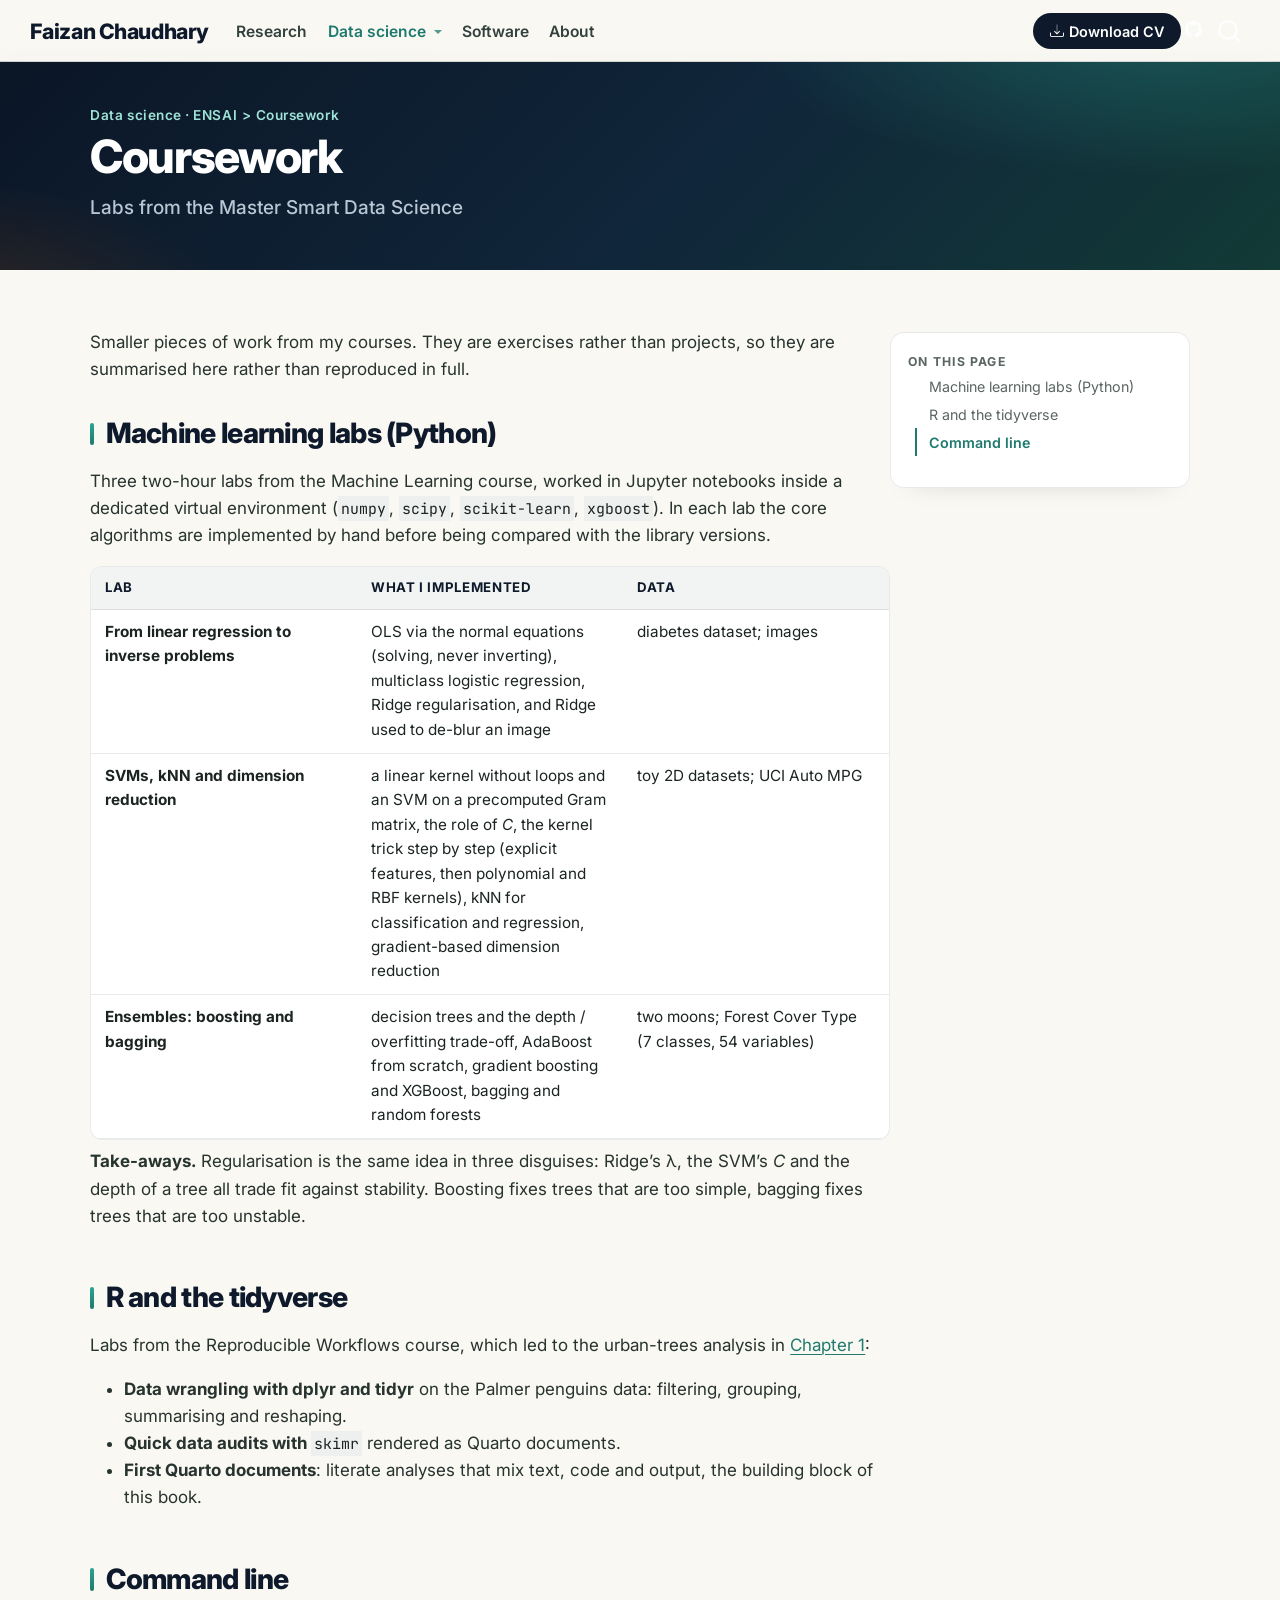
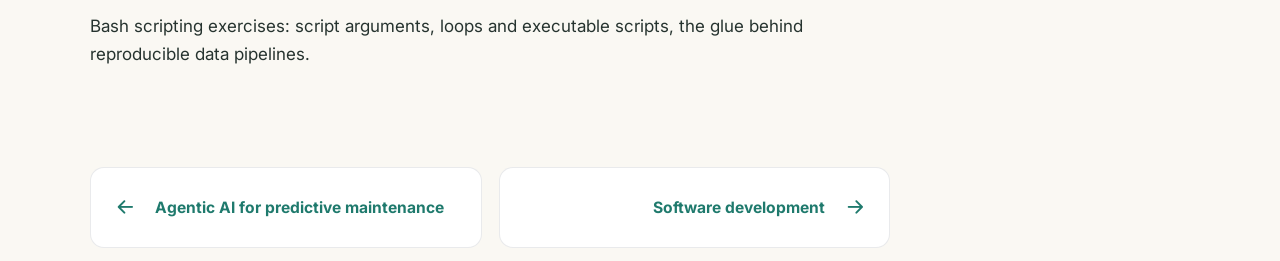
<file: chapters/04-coursework.html>
<!DOCTYPE html>
<html xmlns="http://www.w3.org/1999/xhtml" lang="en" xml:lang="en"><head>

<meta charset="utf-8">
<meta name="generator" content="quarto-1.10.18">

<meta name="viewport" content="width=device-width, initial-scale=1.0, user-scalable=yes">

<meta name="description" content="Research, data science and software engineering by M. Faizan Chaudhary, Master Smart Data Science student at ENSAI and full-stack AI engineer.">

<title>Coursework – M. Faizan Chaudhary</title>
<style>
/* Default styles provided by pandoc.
** See https://pandoc.org/MANUAL.html#variables-for-html for config info.
*/
span.smallcaps{font-variant: small-caps;}
div.columns{display: flex; gap: 1.5em;}
div.column{flex: auto;}
@media screen {
div.columns{gap: min(4vw, 1.5em);}
div.column{overflow-x: auto;}
}
div.hanging-indent{margin-left: 1.5em; text-indent: -1.5em;}
ul.task-list{list-style: none;}
ul.task-list li input[type="checkbox"] {
  width: 0.8em;
  margin: 0 0.8em 0.2em -1em; /* quarto-specific, see https://github.com/quarto-dev/quarto-cli/issues/4556 */ 
  vertical-align: middle;
}
</style>


<script src="../site_libs/quarto-nav/quarto-nav.js"></script>
<script src="../site_libs/quarto-nav/headroom.min.js"></script>
<script src="../site_libs/clipboard/clipboard.min.js"></script>
<script src="../site_libs/quarto-search/autocomplete.umd.js"></script>
<script src="../site_libs/quarto-search/fuse.min.js"></script>
<script src="../site_libs/quarto-search/quarto-search.js"></script>
<meta name="quarto:offset" content="../">
<link href="../chapters/development.html" rel="next">
<link href="../chapters/03-agentic-phm.html" rel="prev">
<script src="../site_libs/quarto-html/quarto.js" type="module"></script>
<script src="../site_libs/quarto-html/tabsets/tabsets.js" type="module"></script>
<script src="../site_libs/quarto-html/popper.min.js"></script>
<script src="../site_libs/quarto-html/tippy.umd.min.js"></script>
<script src="../site_libs/quarto-html/anchor.min.js"></script>
<link href="../site_libs/quarto-html/tippy.css" rel="stylesheet">
<link href="../site_libs/quarto-html/quarto-syntax-highlighting-9b13294eb98a7ccc9837366643235be5.css" rel="stylesheet" class="quarto-color-scheme" id="quarto-text-highlighting-styles">
<link href="../site_libs/quarto-html/quarto-syntax-highlighting-dark-ad7a70ee837950f74c3137b2b7f1bb4b.css" rel="stylesheet" class="quarto-color-scheme quarto-color-alternate" id="quarto-text-highlighting-styles">
<link href="../site_libs/quarto-html/quarto-syntax-highlighting-9b13294eb98a7ccc9837366643235be5.css" rel="stylesheet" class="quarto-color-scheme-extra" id="quarto-text-highlighting-styles">
<script src="../site_libs/bootstrap/bootstrap.min.js"></script>
<link href="../site_libs/bootstrap/bootstrap-icons.css" rel="stylesheet">
<link href="../site_libs/bootstrap/bootstrap-21361025573f4fe8109268b6a4474474.min.css" rel="stylesheet" append-hash="true" class="quarto-color-scheme" id="quarto-bootstrap" data-mode="light">
<link href="../site_libs/bootstrap/bootstrap-dark-05afef65f55d0a0b7c8634d0210263cb.min.css" rel="stylesheet" append-hash="true" class="quarto-color-scheme quarto-color-alternate" id="quarto-bootstrap" data-mode="light">
<link href="../site_libs/bootstrap/bootstrap-21361025573f4fe8109268b6a4474474.min.css" rel="stylesheet" append-hash="true" class="quarto-color-scheme-extra" id="quarto-bootstrap" data-mode="light">
<script id="quarto-search-options" type="application/json">{
  "location": "navbar",
  "copy-button": false,
  "collapse-after": 3,
  "panel-placement": "end",
  "type": "overlay",
  "limit": 50,
  "keyboard-shortcut": [
    "f",
    "/",
    "s"
  ],
  "show-item-context": false,
  "language": {
    "search-no-results-text": "No results",
    "search-matching-documents-text": "matching documents",
    "search-copy-link-title": "Copy link to search",
    "search-hide-matches-text": "Hide additional matches",
    "search-more-match-text": "more match in this document",
    "search-more-matches-text": "more matches in this document",
    "search-clear-button-title": "Clear",
    "search-text-placeholder": "",
    "search-detached-cancel-button-title": "Cancel",
    "search-submit-button-title": "Submit",
    "search-label": "Search"
  }
}</script>


</head>

<body class="nav-sidebar floating nav-fixed quarto-light">

<div id="quarto-search-results"></div>
  <header id="quarto-header" class="headroom fixed-top quarto-banner">
    <nav class="navbar navbar-expand-lg " data-bs-theme="dark">
      <div class="navbar-container container-fluid">
      <div class="navbar-brand-container mx-auto">
    <a class="navbar-brand" href="../index.html">
    <span class="navbar-title">Faizan Chaudhary</span>
    </a>
  </div>
            <div id="quarto-search" class="" title="Search"></div>
          <button class="navbar-toggler" type="button" data-bs-toggle="collapse" data-bs-target="#navbarCollapse" aria-controls="navbarCollapse" role="menu" aria-expanded="false" aria-label="Toggle navigation" onclick="if (window.quartoToggleHeadroom) { window.quartoToggleHeadroom(); }">
  <span class="navbar-toggler-icon"></span>
</button>
          <div class="collapse navbar-collapse" id="navbarCollapse">
            <ul class="navbar-nav navbar-nav-scroll me-auto">
  <li class="nav-item">
    <a class="nav-link active" href="../chapters/research.html" aria-current="page"> 
<span class="menu-text">Research</span></a>
  </li>  
  <li class="nav-item dropdown ">
    <a class="nav-link dropdown-toggle" href="#" id="nav-menu-data-science" role="link" data-bs-toggle="dropdown" aria-expanded="false">
 <span class="menu-text">Data science</span>
    </a>
    <ul class="dropdown-menu" aria-labelledby="nav-menu-data-science">    
        <li>
    <a class="dropdown-item" href="../chapters/01-EDA.html">
 <span class="dropdown-text">Urban trees of Saint-Germain-en-Laye</span></a>
  </li>  
        <li>
    <a class="dropdown-item" href="../chapters/02-tgv-delays.html">
 <span class="dropdown-text">Late again? Behind TGV delays</span></a>
  </li>  
        <li>
    <a class="dropdown-item" href="../chapters/03-agentic-phm.html">
 <span class="dropdown-text">Agentic AI for predictive maintenance</span></a>
  </li>  
        <li>
    <a class="dropdown-item" href="../chapters/04-coursework.html">
 <span class="dropdown-text">Coursework</span></a>
  </li>  
    </ul>
  </li>
  <li class="nav-item">
    <a class="nav-link" href="../chapters/development.html"> 
<span class="menu-text">Software</span></a>
  </li>  
  <li class="nav-item">
    <a class="nav-link" href="../about.html"> 
<span class="menu-text">About</span></a>
  </li>  
</ul>
            <ul class="navbar-nav navbar-nav-scroll ms-auto">
  <li class="nav-item">
    <a class="nav-link" href="../assets/cv/Faizan_Chaudhary_CV.pdf"> <i class="bi bi-download" role="img">
</i> 
<span class="menu-text">Download CV</span></a>
  </li>  
</ul>
          </div> <!-- /navcollapse -->
            <div class="quarto-navbar-tools">
    <a href="https://github.com/chaudharymfaizan78/portfolio" title="Source Code" class="quarto-navigation-tool px-1" aria-label="Source Code"><i class="bi bi-github"></i></a>
</div>
      </div> <!-- /container-fluid -->
    </nav>
  <nav class="quarto-secondary-nav">
    <div class="container-fluid d-flex">
      <button type="button" class="quarto-btn-toggle btn" data-bs-toggle="collapse" role="button" data-bs-target=".quarto-sidebar-collapse-item" aria-controls="quarto-sidebar" aria-expanded="false" aria-label="Toggle sidebar navigation" onclick="if (window.quartoToggleHeadroom) { window.quartoToggleHeadroom(); }">
        <i class="bi bi-layout-text-sidebar-reverse"></i>
      </button>
        <nav class="quarto-page-breadcrumbs" aria-label="breadcrumb"><ol class="breadcrumb"><li class="breadcrumb-item"><a href="../chapters/01-EDA.html">Data science · ENSAI</a></li><li class="breadcrumb-item"><a href="../chapters/04-coursework.html"><span class="chapter-title">Coursework</span></a></li></ol></nav>
        <a class="flex-grow-1" role="navigation" data-bs-toggle="collapse" data-bs-target=".quarto-sidebar-collapse-item" aria-controls="quarto-sidebar" aria-expanded="false" aria-label="Toggle sidebar navigation" onclick="if (window.quartoToggleHeadroom) { window.quartoToggleHeadroom(); }">      
        </a>
    </div>
  </nav>
</header>
<!-- content -->
<header id="title-block-header" class="quarto-title-block default page-columns page-full">
  <div class="quarto-title-banner page-columns page-full">
    <div class="quarto-title column-body"><nav class="quarto-page-breadcrumbs quarto-title-breadcrumbs d-none d-lg-block" aria-label="breadcrumb"><ol class="breadcrumb"><li class="breadcrumb-item"><a href="../chapters/01-EDA.html">Data science · ENSAI</a></li><li class="breadcrumb-item"><a href="../chapters/04-coursework.html"><span class="chapter-title">Coursework</span></a></li></ol></nav>
      <h1 class="title"><span class="chapter-title">Coursework</span></h1>
            <p class="subtitle lead">Labs from the Master Smart Data Science</p>
                  <div>
        <div class="description">
          <p>Research, data science and software engineering by M. Faizan Chaudhary, Master Smart Data Science student at ENSAI and full-stack AI engineer.</p>
        </div>
      </div>
                </div>
  </div>
    
  
  <div class="quarto-title-meta">

      
    
      
    </div>
    
  
  </header><div id="quarto-content" class="quarto-container page-columns page-rows-contents page-layout-article page-navbar">
<!-- sidebar -->
  <nav id="quarto-sidebar" class="sidebar collapse collapse-horizontal quarto-sidebar-collapse-item sidebar-navigation floating overflow-auto">
    <div class="sidebar-menu-container"> 
    <ul class="list-unstyled mt-1">
        <li class="sidebar-item">
  <div class="sidebar-item-container"> 
  <a href="../index.html" class="sidebar-item-text sidebar-link"><span class="chapter-title">M. Faizan Chaudhary</span></a>
  </div>
</li>
        <li class="sidebar-item">
  <div class="sidebar-item-container"> 
  <a href="../about.html" class="sidebar-item-text sidebar-link"><span class="chapter-title">About me</span></a>
  </div>
</li>
        <li class="sidebar-item sidebar-item-section">
      <div class="sidebar-item-container"> 
            <a class="sidebar-item-text sidebar-link text-start" data-bs-toggle="collapse" data-bs-target="#quarto-sidebar-section-1" role="navigation" aria-expanded="true">
 <span class="menu-text">Research</span></a>
          <a class="sidebar-item-toggle text-start" data-bs-toggle="collapse" data-bs-target="#quarto-sidebar-section-1" role="navigation" aria-expanded="true" aria-label="Toggle section">
            <i class="bi bi-chevron-right ms-2"></i>
          </a> 
      </div>
      <ul id="quarto-sidebar-section-1" class="collapse list-unstyled sidebar-section depth1 show">  
          <li class="sidebar-item">
  <div class="sidebar-item-container"> 
  <a href="../chapters/research.html" class="sidebar-item-text sidebar-link"><span class="chapter-title">Research and publications</span></a>
  </div>
</li>
      </ul>
  </li>
        <li class="sidebar-item sidebar-item-section">
      <div class="sidebar-item-container"> 
            <a class="sidebar-item-text sidebar-link text-start" data-bs-toggle="collapse" data-bs-target="#quarto-sidebar-section-2" role="navigation" aria-expanded="true">
 <span class="menu-text">Data science · ENSAI</span></a>
          <a class="sidebar-item-toggle text-start" data-bs-toggle="collapse" data-bs-target="#quarto-sidebar-section-2" role="navigation" aria-expanded="true" aria-label="Toggle section">
            <i class="bi bi-chevron-right ms-2"></i>
          </a> 
      </div>
      <ul id="quarto-sidebar-section-2" class="collapse list-unstyled sidebar-section depth1 show">  
          <li class="sidebar-item">
  <div class="sidebar-item-container"> 
  <a href="../chapters/01-EDA.html" class="sidebar-item-text sidebar-link"><span class="chapter-title">Urban trees of Saint-Germain-en-Laye</span></a>
  </div>
</li>
          <li class="sidebar-item">
  <div class="sidebar-item-container"> 
  <a href="../chapters/02-tgv-delays.html" class="sidebar-item-text sidebar-link"><span class="chapter-title">Late again? What’s really behind TGV delays</span></a>
  </div>
</li>
          <li class="sidebar-item">
  <div class="sidebar-item-container"> 
  <a href="../chapters/03-agentic-phm.html" class="sidebar-item-text sidebar-link"><span class="chapter-title">Agentic AI for predictive maintenance</span></a>
  </div>
</li>
          <li class="sidebar-item">
  <div class="sidebar-item-container"> 
  <a href="../chapters/04-coursework.html" class="sidebar-item-text sidebar-link active"><span class="chapter-title">Coursework</span></a>
  </div>
</li>
      </ul>
  </li>
        <li class="sidebar-item sidebar-item-section">
      <div class="sidebar-item-container"> 
            <a class="sidebar-item-text sidebar-link text-start" data-bs-toggle="collapse" data-bs-target="#quarto-sidebar-section-3" role="navigation" aria-expanded="true">
 <span class="menu-text">Software development</span></a>
          <a class="sidebar-item-toggle text-start" data-bs-toggle="collapse" data-bs-target="#quarto-sidebar-section-3" role="navigation" aria-expanded="true" aria-label="Toggle section">
            <i class="bi bi-chevron-right ms-2"></i>
          </a> 
      </div>
      <ul id="quarto-sidebar-section-3" class="collapse list-unstyled sidebar-section depth1 show">  
          <li class="sidebar-item">
  <div class="sidebar-item-container"> 
  <a href="../chapters/development.html" class="sidebar-item-text sidebar-link"><span class="chapter-title">Software development</span></a>
  </div>
</li>
      </ul>
  </li>
        <li class="sidebar-item sidebar-item-section">
      <div class="sidebar-item-container"> 
            <a class="sidebar-item-text sidebar-link text-start" data-bs-toggle="collapse" data-bs-target="#quarto-sidebar-section-4" role="navigation" aria-expanded="true">
 <span class="menu-text">Coming next</span></a>
          <a class="sidebar-item-toggle text-start" data-bs-toggle="collapse" data-bs-target="#quarto-sidebar-section-4" role="navigation" aria-expanded="true" aria-label="Toggle section">
            <i class="bi bi-chevron-right ms-2"></i>
          </a> 
      </div>
      <ul id="quarto-sidebar-section-4" class="collapse list-unstyled sidebar-section depth1 show">  
          <li class="sidebar-item">
  <div class="sidebar-item-container"> 
  <a href="../chapters/semester-2.html" class="sidebar-item-text sidebar-link"><span class="chapter-title">Semester 2</span></a>
  </div>
</li>
          <li class="sidebar-item">
  <div class="sidebar-item-container"> 
  <a href="../chapters/semester-3.html" class="sidebar-item-text sidebar-link"><span class="chapter-title">Semester 3</span></a>
  </div>
</li>
      </ul>
  </li>
        <li class="sidebar-item">
  <div class="sidebar-item-container"> 
  <a href="../references.html" class="sidebar-item-text sidebar-link"><span class="chapter-title">References</span></a>
  </div>
</li>
    </ul>
    </div>
</nav>
<div id="quarto-sidebar-glass" class="quarto-sidebar-collapse-item" data-bs-toggle="collapse" data-bs-target=".quarto-sidebar-collapse-item"></div>
<!-- margin-sidebar -->
    <div id="quarto-margin-sidebar" class="sidebar margin-sidebar">
        <nav id="TOC" role="doc-toc" class="toc-active">
    <h2 id="toc-title">On this page</h2>
   
  <ul>
  <li><a href="#machine-learning-labs-python" id="toc-machine-learning-labs-python" class="nav-link active" data-scroll-target="#machine-learning-labs-python">Machine learning labs (Python)</a></li>
  <li><a href="#r-and-the-tidyverse" id="toc-r-and-the-tidyverse" class="nav-link" data-scroll-target="#r-and-the-tidyverse">R and the tidyverse</a></li>
  <li><a href="#command-line" id="toc-command-line" class="nav-link" data-scroll-target="#command-line">Command line</a></li>
  </ul>
</nav>
    </div>
<!-- main -->
<main class="content quarto-banner-title-block" id="quarto-document-content">





<p>Smaller pieces of work from my courses. They are exercises rather than projects, so they are summarised here rather than reproduced in full.</p>
<section id="machine-learning-labs-python" class="level2">
<h2 class="anchored" data-anchor-id="machine-learning-labs-python">Machine learning labs (Python)</h2>
<p>Three two-hour labs from the Machine Learning course, worked in Jupyter notebooks inside a dedicated virtual environment (<code>numpy</code>, <code>scipy</code>, <code>scikit-learn</code>, <code>xgboost</code>). In each lab the core algorithms are implemented by hand before being compared with the library versions.</p>
<table class="caption-top table">
<colgroup>
<col style="width: 33%">
<col style="width: 33%">
<col style="width: 33%">
</colgroup>
<thead>
<tr class="header">
<th>Lab</th>
<th>What I implemented</th>
<th>Data</th>
</tr>
</thead>
<tbody>
<tr class="odd">
<td><strong>From linear regression to inverse problems</strong></td>
<td>OLS via the normal equations (solving, never inverting), multiclass logistic regression, Ridge regularisation, and Ridge used to de-blur an image</td>
<td>diabetes dataset; images</td>
</tr>
<tr class="even">
<td><strong>SVMs, kNN and dimension reduction</strong></td>
<td>a linear kernel without loops and an SVM on a precomputed Gram matrix, the role of <em>C</em>, the kernel trick step by step (explicit features, then polynomial and RBF kernels), kNN for classification and regression, gradient-based dimension reduction</td>
<td>toy 2D datasets; UCI Auto MPG</td>
</tr>
<tr class="odd">
<td><strong>Ensembles: boosting and bagging</strong></td>
<td>decision trees and the depth / overfitting trade-off, AdaBoost from scratch, gradient boosting and XGBoost, bagging and random forests</td>
<td>two moons; Forest Cover Type (7 classes, 54 variables)</td>
</tr>
</tbody>
</table>
<p><strong>Take-aways.</strong> Regularisation is the same idea in three disguises: Ridge’s λ, the SVM’s <em>C</em> and the depth of a tree all trade fit against stability. Boosting fixes trees that are too simple, bagging fixes trees that are too unstable.</p>
</section>
<section id="r-and-the-tidyverse" class="level2">
<h2 class="anchored" data-anchor-id="r-and-the-tidyverse">R and the tidyverse</h2>
<p>Labs from the Reproducible Workflows course, which led to the urban-trees analysis in <a href="../chapters/01-EDA.html">Chapter 1</a>:</p>
<ul>
<li><strong>Data wrangling with dplyr and tidyr</strong> on the Palmer penguins data: filtering, grouping, summarising and reshaping.</li>
<li><strong>Quick data audits with <code>skimr</code></strong> rendered as Quarto documents.</li>
<li><strong>First Quarto documents</strong>: literate analyses that mix text, code and output, the building block of this book.</li>
</ul>
</section>
<section id="command-line" class="level2">
<h2 class="anchored" data-anchor-id="command-line">Command line</h2>
<p>Bash scripting exercises: script arguments, loops and executable scripts, the glue behind reproducible data pipelines.</p>


</section>

</main> <!-- /main -->
<script>
// Quarto books mark the first navbar link active on every page; fix it by URL.
document.addEventListener("DOMContentLoaded", () => {
  const here = location.pathname.split("/").pop() || "index.html";
  const map = { "research.html": 0, "01-EDA.html": 1, "02-tgv-delays.html": 1,
                "03-agentic-phm.html": 1, "04-coursework.html": 1,
                "development.html": 2, "about.html": 3 };
  const links = document.querySelectorAll(".navbar .navbar-nav .nav-link");
  links.forEach((a, i) => a.classList.toggle("active", map[here] === i));
});
</script>
<script id="quarto-html-after-body" type="application/javascript">
  window.document.addEventListener("DOMContentLoaded", function (event) {
    const icon = "";
    const anchorJS = new window.AnchorJS();
    anchorJS.options = {
      placement: 'right',
      icon: icon
    };
    anchorJS.add('.anchored');
    const isCodeAnnotation = (el) => {
      for (const clz of el.classList) {
        if (clz.startsWith('code-annotation-')) {                     
          return true;
        }
      }
      return false;
    }
    const onCopySuccess = function(e) {
      // button target
      const button = e.trigger;
      // don't keep focus
      button.blur();
      // flash "checked"
      button.classList.add('code-copy-button-checked');
      var currentTitle = button.getAttribute("title");
      button.setAttribute("title", "Copied!");
      let tooltip;
      if (window.bootstrap) {
        button.setAttribute("data-bs-toggle", "tooltip");
        button.setAttribute("data-bs-placement", "left");
        button.setAttribute("data-bs-title", "Copied!");
        tooltip = new bootstrap.Tooltip(button, 
          { trigger: "manual", 
            customClass: "code-copy-button-tooltip",
            offset: [0, -8]});
        tooltip.show();    
      }
      setTimeout(function() {
        if (tooltip) {
          tooltip.hide();
          button.removeAttribute("data-bs-title");
          button.removeAttribute("data-bs-toggle");
          button.removeAttribute("data-bs-placement");
        }
        button.setAttribute("title", currentTitle);
        button.classList.remove('code-copy-button-checked');
      }, 1000);
      // clear code selection
      e.clearSelection();
    }
    const getTextToCopy = function(trigger) {
      const outerScaffold = trigger.parentElement.cloneNode(true);
      const codeEl = outerScaffold.querySelector('code');
      for (const childEl of codeEl.children) {
        if (isCodeAnnotation(childEl)) {
          childEl.remove();
        }
      }
      return codeEl.innerText;
    }
    const clipboard = new window.ClipboardJS('.code-copy-button:not([data-in-quarto-modal])', {
      text: getTextToCopy
    });
    clipboard.on('success', onCopySuccess);
    if (window.document.getElementById('quarto-embedded-source-code-modal')) {
      const clipboardModal = new window.ClipboardJS('.code-copy-button[data-in-quarto-modal]', {
        text: getTextToCopy,
        container: window.document.getElementById('quarto-embedded-source-code-modal')
      });
      clipboardModal.on('success', onCopySuccess);
    }
      var localhostRegex = new RegExp(/^(?:http|https):\/\/localhost\:?[0-9]*\//);
      var mailtoRegex = new RegExp(/^mailto:/);
        var filterRegex = new RegExp("https:\/\/chaudharymfaizan78\.github\.io\/portfolio");
      var isInternal = (href) => {
          return filterRegex.test(href) || localhostRegex.test(href) || mailtoRegex.test(href);
      }
      // Inspect non-navigation links and adorn them if external
     var links = window.document.querySelectorAll('a[href]:not(.nav-link):not(.navbar-brand):not(.toc-action):not(.sidebar-link):not(.sidebar-item-toggle):not(.pagination-link):not(.no-external):not([aria-hidden]):not(.dropdown-item):not(.quarto-navigation-tool):not(.about-link)');
      for (var i=0; i<links.length; i++) {
        const link = links[i];
        if (!isInternal(link.href)) {
          // undo the damage that might have been done by quarto-nav.js in the case of
          // links that we want to consider external
          if (link.dataset.originalHref !== undefined) {
            link.href = link.dataset.originalHref;
          }
            // target, if specified
            link.setAttribute("target", "_blank");
            if (link.getAttribute("rel") === null) {
              link.setAttribute("rel", "noopener");
            }
        }
      }
    function tippyHover(el, contentFn, onTriggerFn, onUntriggerFn) {
      const config = {
        allowHTML: true,
        maxWidth: 500,
        delay: 100,
        arrow: false,
        appendTo: function(el) {
            return el.parentElement;
        },
        interactive: true,
        interactiveBorder: 10,
        theme: 'quarto',
        placement: 'bottom-start',
      };
      if (contentFn) {
        config.content = contentFn;
      }
      if (onTriggerFn) {
        config.onTrigger = onTriggerFn;
      }
      if (onUntriggerFn) {
        config.onUntrigger = onUntriggerFn;
      }
      window.tippy(el, config); 
    }
    const noterefs = window.document.querySelectorAll('a[role="doc-noteref"]');
    for (var i=0; i<noterefs.length; i++) {
      const ref = noterefs[i];
      tippyHover(ref, function() {
        // use id or data attribute instead here
        let href = ref.getAttribute('data-footnote-href') || ref.getAttribute('href');
        try { href = new URL(href).hash; } catch {}
        const id = href.replace(/^#\/?/, "");
        const note = window.document.getElementById(id);
        if (note) {
          return note.innerHTML;
        } else {
          return "";
        }
      });
    }
    const xrefs = window.document.querySelectorAll('a.quarto-xref');
    const processXRef = (id, note) => {
      // Strip column container classes
      const stripColumnClz = (el) => {
        el.classList.remove("page-full", "page-columns");
        if (el.children) {
          for (const child of el.children) {
            stripColumnClz(child);
          }
        }
      }
      stripColumnClz(note)
      if (id === null || id.startsWith('sec-')) {
        // Special case sections, only their first couple elements
        const container = document.createElement("div");
        if (note.children && note.children.length > 2) {
          container.appendChild(note.children[0].cloneNode(true));
          for (let i = 1; i < note.children.length; i++) {
            const child = note.children[i];
            if (child.tagName === "P" && child.innerText === "") {
              continue;
            } else {
              container.appendChild(child.cloneNode(true));
              break;
            }
          }
          if (window.Quarto?.typesetMath) {
            window.Quarto.typesetMath(container);
          }
          return container.innerHTML
        } else {
          if (window.Quarto?.typesetMath) {
            window.Quarto.typesetMath(note);
          }
          return note.innerHTML;
        }
      } else {
        // Remove any anchor links if they are present
        const anchorLink = note.querySelector('a.anchorjs-link');
        if (anchorLink) {
          anchorLink.remove();
        }
        if (window.Quarto?.typesetMath) {
          window.Quarto.typesetMath(note);
        }
        if (note.classList.contains("callout")) {
          return note.outerHTML;
        } else {
          return note.innerHTML;
        }
      }
    }
    for (var i=0; i<xrefs.length; i++) {
      const xref = xrefs[i];
      tippyHover(xref, undefined, function(instance) {
        instance.disable();
        let url = xref.getAttribute('href');
        let hash = undefined; 
        if (url.startsWith('#')) {
          hash = url;
        } else {
          try { hash = new URL(url).hash; } catch {}
        }
        if (hash) {
          const id = hash.replace(/^#\/?/, "");
          const note = window.document.getElementById(id);
          if (note !== null) {
            try {
              const html = processXRef(id, note.cloneNode(true));
              instance.setContent(html);
            } finally {
              instance.enable();
              instance.show();
            }
          } else {
            // See if we can fetch this
            fetch(url.split('#')[0])
            .then(res => res.text())
            .then(html => {
              const parser = new DOMParser();
              const htmlDoc = parser.parseFromString(html, "text/html");
              const note = htmlDoc.getElementById(id);
              if (note !== null) {
                const html = processXRef(id, note);
                instance.setContent(html);
              } 
            }).finally(() => {
              instance.enable();
              instance.show();
            });
          }
        } else {
          // See if we can fetch a full url (with no hash to target)
          // This is a special case and we should probably do some content thinning / targeting
          fetch(url)
          .then(res => res.text())
          .then(html => {
            const parser = new DOMParser();
            const htmlDoc = parser.parseFromString(html, "text/html");
            const note = htmlDoc.querySelector('main.content');
            if (note !== null) {
              // This should only happen for chapter cross references
              // (since there is no id in the URL)
              // remove the first header
              if (note.children.length > 0 && note.children[0].tagName === "HEADER") {
                note.children[0].remove();
              }
              const html = processXRef(null, note);
              instance.setContent(html);
            } 
          }).finally(() => {
            instance.enable();
            instance.show();
          });
        }
      }, function(instance) {
      });
    }
        let selectedAnnoteEl;
        const selectorForAnnotation = ( cell, annotation) => {
          let cellAttr = 'data-code-cell="' + cell + '"';
          let lineAttr = 'data-code-annotation="' +  annotation + '"';
          const selector = 'span[' + cellAttr + '][' + lineAttr + ']';
          return selector;
        }
        const selectCodeLines = (annoteEl) => {
          const doc = window.document;
          const targetCell = annoteEl.getAttribute("data-target-cell");
          const targetAnnotation = annoteEl.getAttribute("data-target-annotation");
          const annoteSpan = window.document.querySelector(selectorForAnnotation(targetCell, targetAnnotation));
          const lines = annoteSpan.getAttribute("data-code-lines").split(",");
          const lineIds = lines.map((line) => {
            return targetCell + "-" + line;
          })
          let top = null;
          let height = null;
          let parent = null;
          if (lineIds.length > 0) {
              //compute the position of the single el (top and bottom and make a div)
              const el = window.document.getElementById(lineIds[0]);
              top = el.offsetTop;
              height = el.offsetHeight;
              parent = el.parentElement.parentElement;
            if (lineIds.length > 1) {
              const lastEl = window.document.getElementById(lineIds[lineIds.length - 1]);
              const bottom = lastEl.offsetTop + lastEl.offsetHeight;
              height = bottom - top;
            }
            if (top !== null && height !== null && parent !== null) {
              // cook up a div (if necessary) and position it 
              let div = window.document.getElementById("code-annotation-line-highlight");
              if (div === null) {
                div = window.document.createElement("div");
                div.setAttribute("id", "code-annotation-line-highlight");
                div.style.position = 'absolute';
                parent.appendChild(div);
              }
              div.style.top = top - 2 + "px";
              div.style.height = height + 4 + "px";
              div.style.left = 0;
              let gutterDiv = window.document.getElementById("code-annotation-line-highlight-gutter");
              if (gutterDiv === null) {
                gutterDiv = window.document.createElement("div");
                gutterDiv.setAttribute("id", "code-annotation-line-highlight-gutter");
                gutterDiv.style.position = 'absolute';
                const codeCell = window.document.getElementById(targetCell);
                const gutter = codeCell.querySelector('.code-annotation-gutter');
                gutter.appendChild(gutterDiv);
              }
              gutterDiv.style.top = top - 2 + "px";
              gutterDiv.style.height = height + 4 + "px";
            }
            selectedAnnoteEl = annoteEl;
          }
        };
        const unselectCodeLines = () => {
          const elementsIds = ["code-annotation-line-highlight", "code-annotation-line-highlight-gutter"];
          elementsIds.forEach((elId) => {
            const div = window.document.getElementById(elId);
            if (div) {
              div.remove();
            }
          });
          selectedAnnoteEl = undefined;
        };
          // Handle positioning of the toggle
      window.addEventListener(
        "resize",
        throttle(() => {
          elRect = undefined;
          if (selectedAnnoteEl) {
            selectCodeLines(selectedAnnoteEl);
          }
        }, 10)
      );
      function throttle(fn, ms) {
      let throttle = false;
      let timer;
        return (...args) => {
          if(!throttle) { // first call gets through
              fn.apply(this, args);
              throttle = true;
          } else { // all the others get throttled
              if(timer) clearTimeout(timer); // cancel #2
              timer = setTimeout(() => {
                fn.apply(this, args);
                timer = throttle = false;
              }, ms);
          }
        };
      }
        // Attach click handler to the DT
        const annoteDls = window.document.querySelectorAll('dt[data-target-cell]');
        for (const annoteDlNode of annoteDls) {
          annoteDlNode.addEventListener('click', (event) => {
            const clickedEl = event.target;
            if (clickedEl !== selectedAnnoteEl) {
              unselectCodeLines();
              const activeEl = window.document.querySelector('dt[data-target-cell].code-annotation-active');
              if (activeEl) {
                activeEl.classList.remove('code-annotation-active');
              }
              selectCodeLines(clickedEl);
              clickedEl.classList.add('code-annotation-active');
            } else {
              // Unselect the line
              unselectCodeLines();
              clickedEl.classList.remove('code-annotation-active');
            }
          });
        }
    const findCites = (el) => {
      const parentEl = el.parentElement;
      if (parentEl) {
        const cites = parentEl.dataset.cites;
        if (cites) {
          return {
            el,
            cites: cites.split(' ')
          };
        } else {
          return findCites(el.parentElement)
        }
      } else {
        return undefined;
      }
    };
    var bibliorefs = window.document.querySelectorAll('a[role="doc-biblioref"]');
    for (var i=0; i<bibliorefs.length; i++) {
      const ref = bibliorefs[i];
      const citeInfo = findCites(ref);
      if (citeInfo) {
        tippyHover(citeInfo.el, function() {
          var popup = window.document.createElement('div');
          citeInfo.cites.forEach(function(cite) {
            var citeDiv = window.document.createElement('div');
            citeDiv.classList.add('hanging-indent');
            citeDiv.classList.add('csl-entry');
            var biblioDiv = window.document.getElementById('ref-' + cite);
            if (biblioDiv) {
              citeDiv.innerHTML = biblioDiv.innerHTML;
            }
            popup.appendChild(citeDiv);
          });
          return popup.innerHTML;
        });
      }
    }
  });
  </script>
<nav class="page-navigation">
  <div class="nav-page nav-page-previous">
      <a href="../chapters/03-agentic-phm.html" class="pagination-link" aria-label="Agentic AI for predictive maintenance">
        <i class="bi bi-arrow-left-short"></i> <span class="nav-page-text"><span class="chapter-title">Agentic AI for predictive maintenance</span></span>
      </a>          
  </div>
  <div class="nav-page nav-page-next">
      <a href="../chapters/development.html" class="pagination-link" aria-label="Software development">
        <span class="nav-page-text"><span class="chapter-title">Software development</span></span> <i class="bi bi-arrow-right-short"></i>
      </a>
  </div>
</nav>
</div> <!-- /content -->




</body></html>
</file>
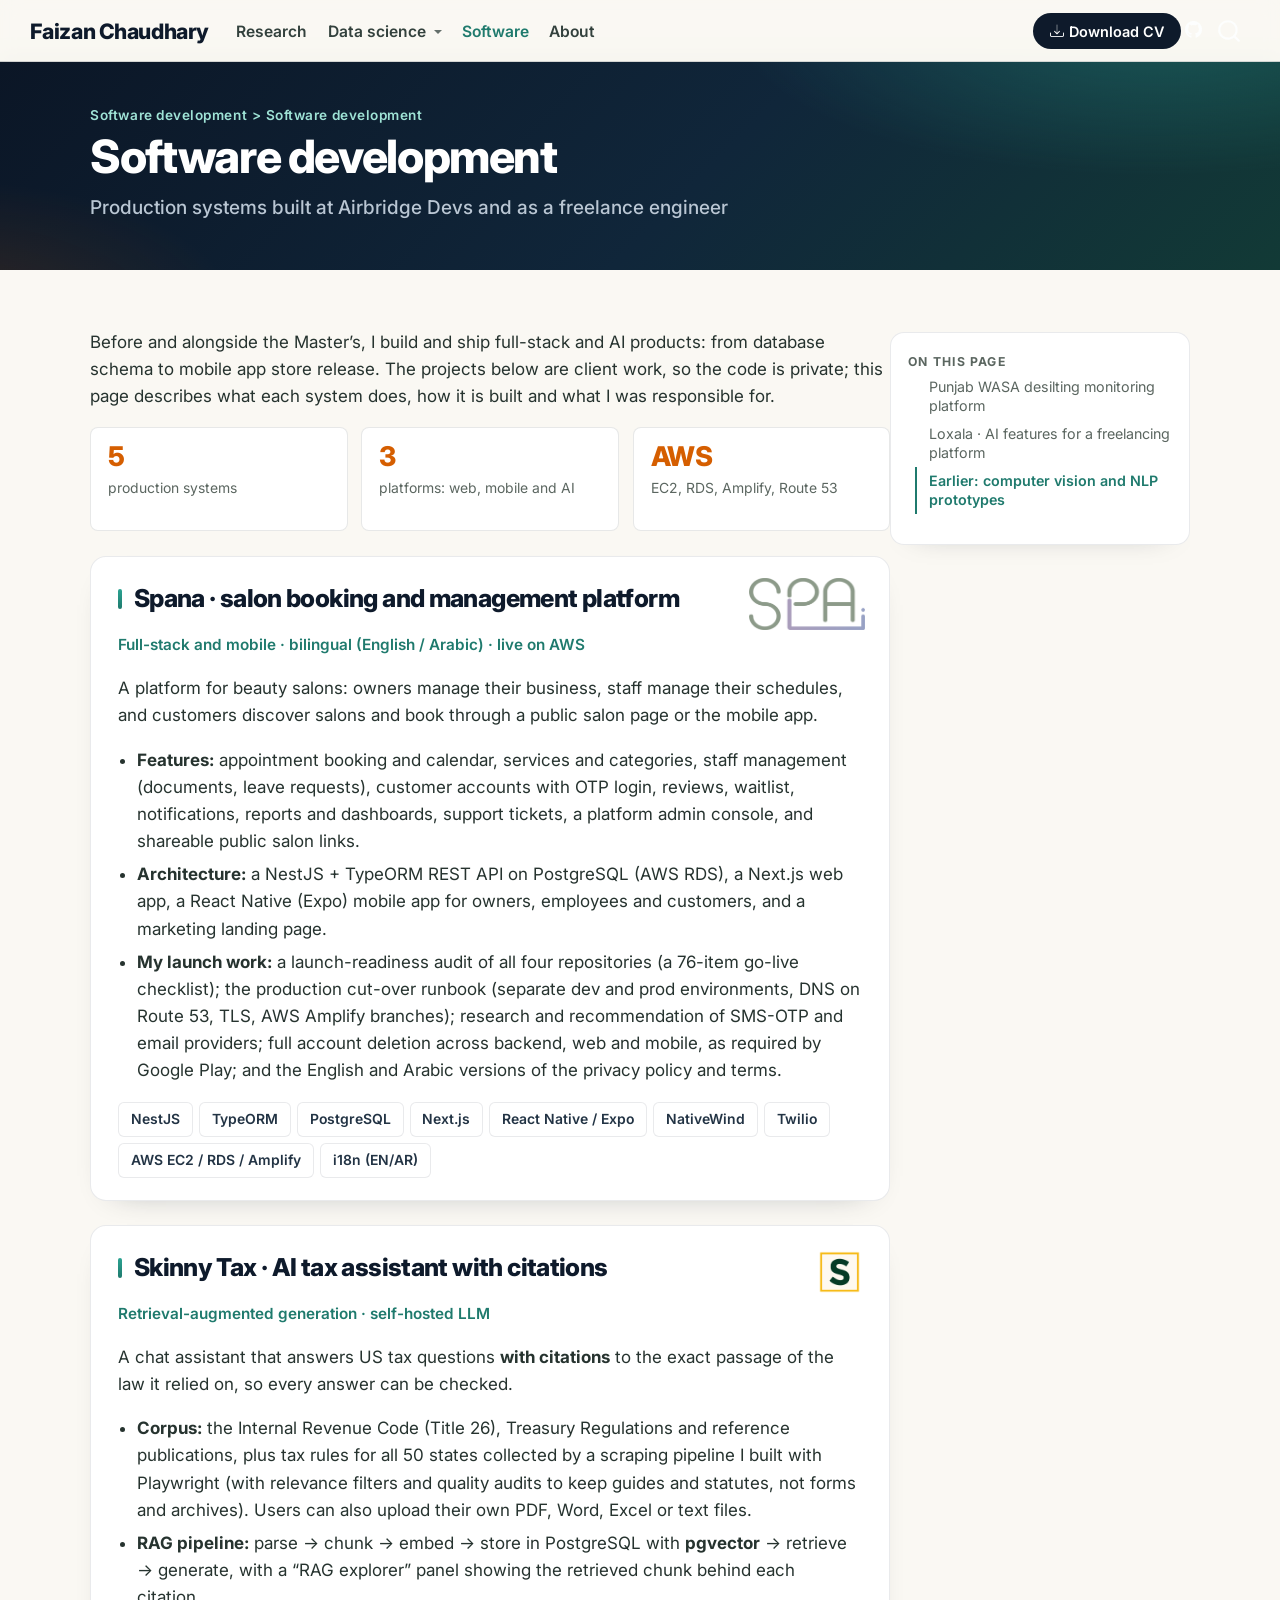
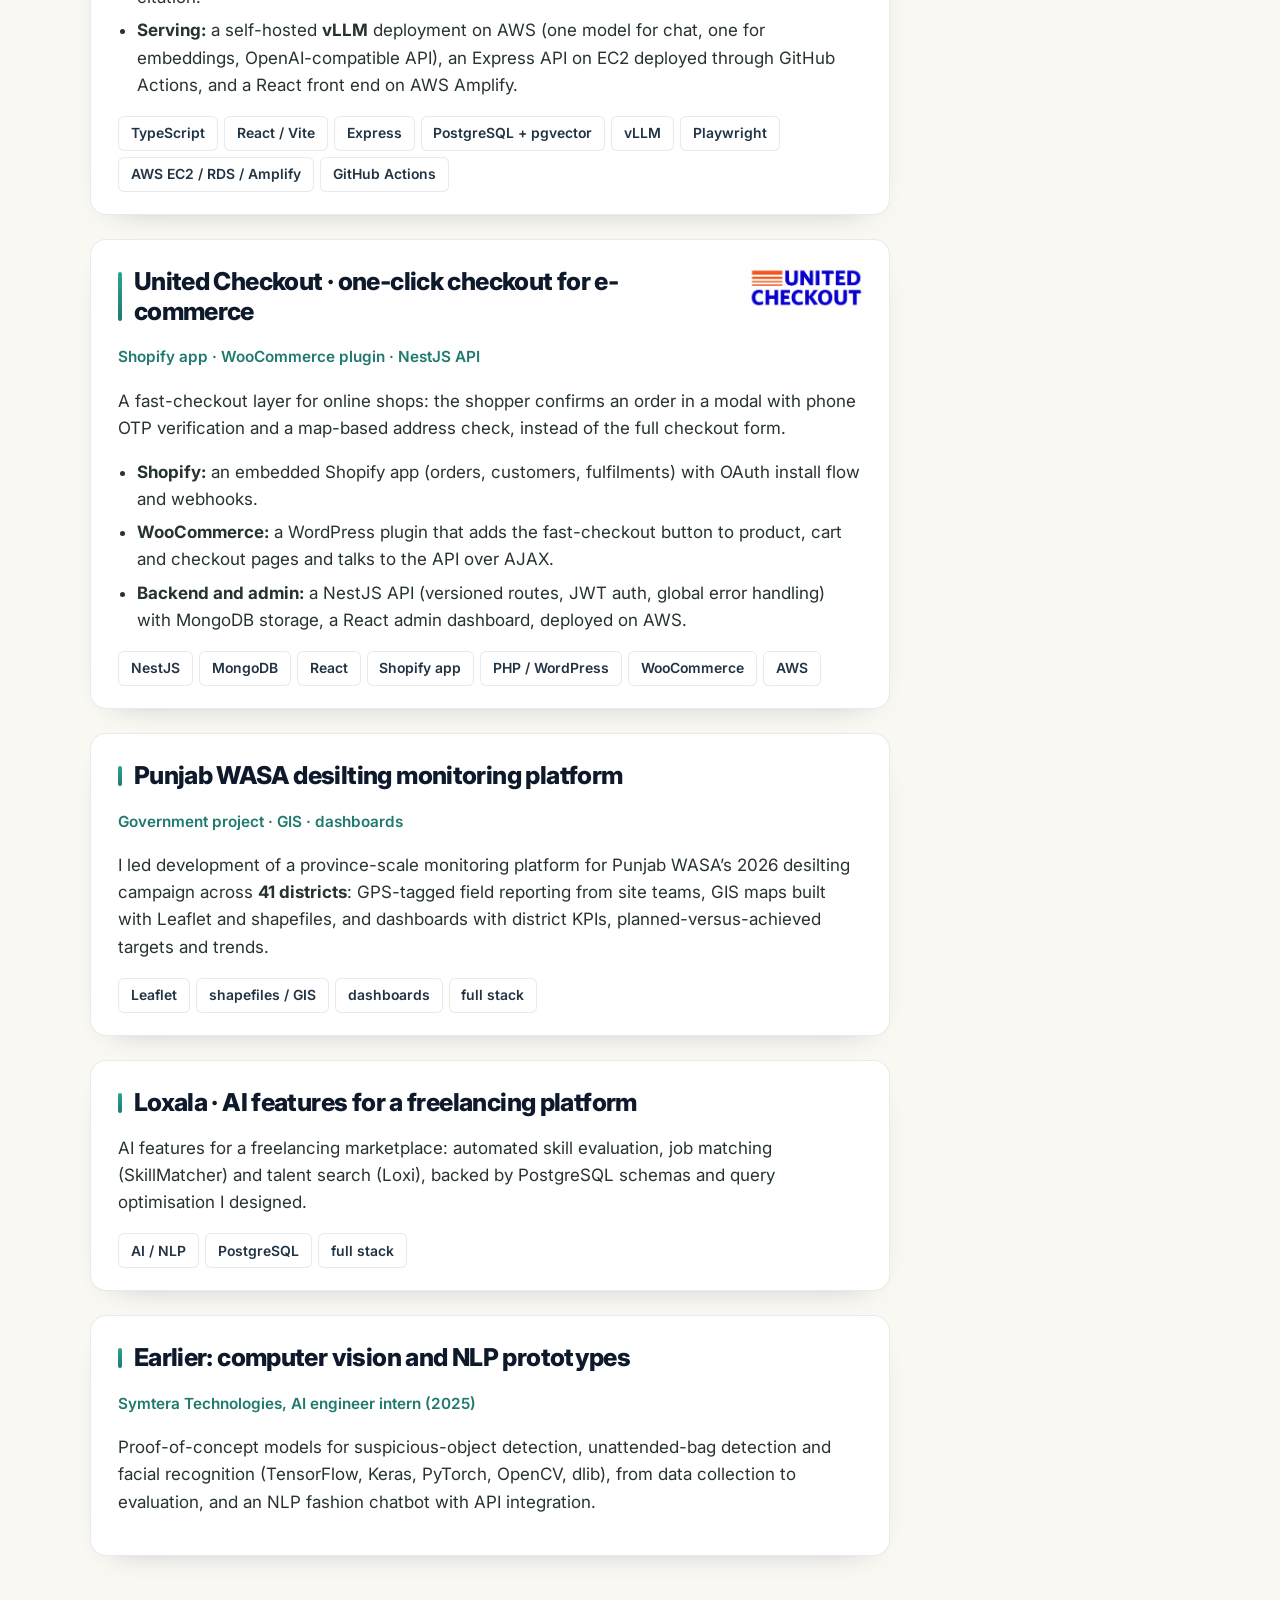
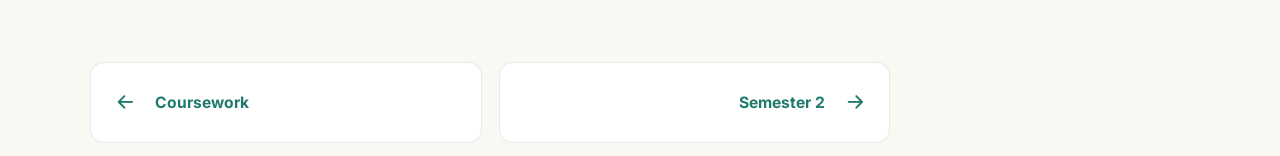
<file: chapters/development.html>
<!DOCTYPE html>
<html xmlns="http://www.w3.org/1999/xhtml" lang="en" xml:lang="en"><head>

<meta charset="utf-8">
<meta name="generator" content="quarto-1.10.18">

<meta name="viewport" content="width=device-width, initial-scale=1.0, user-scalable=yes">

<meta name="description" content="Research, data science and software engineering by M. Faizan Chaudhary, Master Smart Data Science student at ENSAI and full-stack AI engineer.">

<title>Software development – M. Faizan Chaudhary</title>
<style>
/* Default styles provided by pandoc.
** See https://pandoc.org/MANUAL.html#variables-for-html for config info.
*/
span.smallcaps{font-variant: small-caps;}
div.columns{display: flex; gap: 1.5em;}
div.column{flex: auto;}
@media screen {
div.columns{gap: min(4vw, 1.5em);}
div.column{overflow-x: auto;}
}
div.hanging-indent{margin-left: 1.5em; text-indent: -1.5em;}
ul.task-list{list-style: none;}
ul.task-list li input[type="checkbox"] {
  width: 0.8em;
  margin: 0 0.8em 0.2em -1em; /* quarto-specific, see https://github.com/quarto-dev/quarto-cli/issues/4556 */ 
  vertical-align: middle;
}
</style>


<script src="../site_libs/quarto-nav/quarto-nav.js"></script>
<script src="../site_libs/quarto-nav/headroom.min.js"></script>
<script src="../site_libs/clipboard/clipboard.min.js"></script>
<script src="../site_libs/quarto-search/autocomplete.umd.js"></script>
<script src="../site_libs/quarto-search/fuse.min.js"></script>
<script src="../site_libs/quarto-search/quarto-search.js"></script>
<meta name="quarto:offset" content="../">
<link href="../chapters/semester-2.html" rel="next">
<link href="../chapters/04-coursework.html" rel="prev">
<script src="../site_libs/quarto-html/quarto.js" type="module"></script>
<script src="../site_libs/quarto-html/tabsets/tabsets.js" type="module"></script>
<script src="../site_libs/quarto-html/popper.min.js"></script>
<script src="../site_libs/quarto-html/tippy.umd.min.js"></script>
<script src="../site_libs/quarto-html/anchor.min.js"></script>
<link href="../site_libs/quarto-html/tippy.css" rel="stylesheet">
<link href="../site_libs/quarto-html/quarto-syntax-highlighting-9b13294eb98a7ccc9837366643235be5.css" rel="stylesheet" class="quarto-color-scheme" id="quarto-text-highlighting-styles">
<link href="../site_libs/quarto-html/quarto-syntax-highlighting-dark-ad7a70ee837950f74c3137b2b7f1bb4b.css" rel="stylesheet" class="quarto-color-scheme quarto-color-alternate" id="quarto-text-highlighting-styles">
<link href="../site_libs/quarto-html/quarto-syntax-highlighting-9b13294eb98a7ccc9837366643235be5.css" rel="stylesheet" class="quarto-color-scheme-extra" id="quarto-text-highlighting-styles">
<script src="../site_libs/bootstrap/bootstrap.min.js"></script>
<link href="../site_libs/bootstrap/bootstrap-icons.css" rel="stylesheet">
<link href="../site_libs/bootstrap/bootstrap-21361025573f4fe8109268b6a4474474.min.css" rel="stylesheet" append-hash="true" class="quarto-color-scheme" id="quarto-bootstrap" data-mode="light">
<link href="../site_libs/bootstrap/bootstrap-dark-05afef65f55d0a0b7c8634d0210263cb.min.css" rel="stylesheet" append-hash="true" class="quarto-color-scheme quarto-color-alternate" id="quarto-bootstrap" data-mode="light">
<link href="../site_libs/bootstrap/bootstrap-21361025573f4fe8109268b6a4474474.min.css" rel="stylesheet" append-hash="true" class="quarto-color-scheme-extra" id="quarto-bootstrap" data-mode="light">
<script id="quarto-search-options" type="application/json">{
  "location": "navbar",
  "copy-button": false,
  "collapse-after": 3,
  "panel-placement": "end",
  "type": "overlay",
  "limit": 50,
  "keyboard-shortcut": [
    "f",
    "/",
    "s"
  ],
  "show-item-context": false,
  "language": {
    "search-no-results-text": "No results",
    "search-matching-documents-text": "matching documents",
    "search-copy-link-title": "Copy link to search",
    "search-hide-matches-text": "Hide additional matches",
    "search-more-match-text": "more match in this document",
    "search-more-matches-text": "more matches in this document",
    "search-clear-button-title": "Clear",
    "search-text-placeholder": "",
    "search-detached-cancel-button-title": "Cancel",
    "search-submit-button-title": "Submit",
    "search-label": "Search"
  }
}</script>


</head>

<body class="nav-sidebar floating nav-fixed quarto-light">

<div id="quarto-search-results"></div>
  <header id="quarto-header" class="headroom fixed-top quarto-banner">
    <nav class="navbar navbar-expand-lg " data-bs-theme="dark">
      <div class="navbar-container container-fluid">
      <div class="navbar-brand-container mx-auto">
    <a class="navbar-brand" href="../index.html">
    <span class="navbar-title">Faizan Chaudhary</span>
    </a>
  </div>
            <div id="quarto-search" class="" title="Search"></div>
          <button class="navbar-toggler" type="button" data-bs-toggle="collapse" data-bs-target="#navbarCollapse" aria-controls="navbarCollapse" role="menu" aria-expanded="false" aria-label="Toggle navigation" onclick="if (window.quartoToggleHeadroom) { window.quartoToggleHeadroom(); }">
  <span class="navbar-toggler-icon"></span>
</button>
          <div class="collapse navbar-collapse" id="navbarCollapse">
            <ul class="navbar-nav navbar-nav-scroll me-auto">
  <li class="nav-item">
    <a class="nav-link active" href="../chapters/research.html" aria-current="page"> 
<span class="menu-text">Research</span></a>
  </li>  
  <li class="nav-item dropdown ">
    <a class="nav-link dropdown-toggle" href="#" id="nav-menu-data-science" role="link" data-bs-toggle="dropdown" aria-expanded="false">
 <span class="menu-text">Data science</span>
    </a>
    <ul class="dropdown-menu" aria-labelledby="nav-menu-data-science">    
        <li>
    <a class="dropdown-item" href="../chapters/01-EDA.html">
 <span class="dropdown-text">Urban trees of Saint-Germain-en-Laye</span></a>
  </li>  
        <li>
    <a class="dropdown-item" href="../chapters/02-tgv-delays.html">
 <span class="dropdown-text">Late again? Behind TGV delays</span></a>
  </li>  
        <li>
    <a class="dropdown-item" href="../chapters/03-agentic-phm.html">
 <span class="dropdown-text">Agentic AI for predictive maintenance</span></a>
  </li>  
        <li>
    <a class="dropdown-item" href="../chapters/04-coursework.html">
 <span class="dropdown-text">Coursework</span></a>
  </li>  
    </ul>
  </li>
  <li class="nav-item">
    <a class="nav-link" href="../chapters/development.html"> 
<span class="menu-text">Software</span></a>
  </li>  
  <li class="nav-item">
    <a class="nav-link" href="../about.html"> 
<span class="menu-text">About</span></a>
  </li>  
</ul>
            <ul class="navbar-nav navbar-nav-scroll ms-auto">
  <li class="nav-item">
    <a class="nav-link" href="../assets/cv/Faizan_Chaudhary_CV.pdf"> <i class="bi bi-download" role="img">
</i> 
<span class="menu-text">Download CV</span></a>
  </li>  
</ul>
          </div> <!-- /navcollapse -->
            <div class="quarto-navbar-tools">
    <a href="https://github.com/chaudharymfaizan78/portfolio" title="Source Code" class="quarto-navigation-tool px-1" aria-label="Source Code"><i class="bi bi-github"></i></a>
</div>
      </div> <!-- /container-fluid -->
    </nav>
  <nav class="quarto-secondary-nav">
    <div class="container-fluid d-flex">
      <button type="button" class="quarto-btn-toggle btn" data-bs-toggle="collapse" role="button" data-bs-target=".quarto-sidebar-collapse-item" aria-controls="quarto-sidebar" aria-expanded="false" aria-label="Toggle sidebar navigation" onclick="if (window.quartoToggleHeadroom) { window.quartoToggleHeadroom(); }">
        <i class="bi bi-layout-text-sidebar-reverse"></i>
      </button>
        <nav class="quarto-page-breadcrumbs" aria-label="breadcrumb"><ol class="breadcrumb"><li class="breadcrumb-item"><a href="../chapters/development.html">Software development</a></li><li class="breadcrumb-item"><a href="../chapters/development.html"><span class="chapter-title">Software development</span></a></li></ol></nav>
        <a class="flex-grow-1" role="navigation" data-bs-toggle="collapse" data-bs-target=".quarto-sidebar-collapse-item" aria-controls="quarto-sidebar" aria-expanded="false" aria-label="Toggle sidebar navigation" onclick="if (window.quartoToggleHeadroom) { window.quartoToggleHeadroom(); }">      
        </a>
    </div>
  </nav>
</header>
<!-- content -->
<header id="title-block-header" class="quarto-title-block default page-columns page-full">
  <div class="quarto-title-banner page-columns page-full">
    <div class="quarto-title column-body"><nav class="quarto-page-breadcrumbs quarto-title-breadcrumbs d-none d-lg-block" aria-label="breadcrumb"><ol class="breadcrumb"><li class="breadcrumb-item"><a href="../chapters/development.html">Software development</a></li><li class="breadcrumb-item"><a href="../chapters/development.html"><span class="chapter-title">Software development</span></a></li></ol></nav>
      <h1 class="title"><span class="chapter-title">Software development</span></h1>
            <p class="subtitle lead">Production systems built at Airbridge Devs and as a freelance engineer</p>
                  <div>
        <div class="description">
          <p>Research, data science and software engineering by M. Faizan Chaudhary, Master Smart Data Science student at ENSAI and full-stack AI engineer.</p>
        </div>
      </div>
                </div>
  </div>
    
  
  <div class="quarto-title-meta">

      
    
      
    </div>
    
  
  </header><div id="quarto-content" class="quarto-container page-columns page-rows-contents page-layout-article page-navbar">
<!-- sidebar -->
  <nav id="quarto-sidebar" class="sidebar collapse collapse-horizontal quarto-sidebar-collapse-item sidebar-navigation floating overflow-auto">
    <div class="sidebar-menu-container"> 
    <ul class="list-unstyled mt-1">
        <li class="sidebar-item">
  <div class="sidebar-item-container"> 
  <a href="../index.html" class="sidebar-item-text sidebar-link"><span class="chapter-title">M. Faizan Chaudhary</span></a>
  </div>
</li>
        <li class="sidebar-item">
  <div class="sidebar-item-container"> 
  <a href="../about.html" class="sidebar-item-text sidebar-link"><span class="chapter-title">About me</span></a>
  </div>
</li>
        <li class="sidebar-item sidebar-item-section">
      <div class="sidebar-item-container"> 
            <a class="sidebar-item-text sidebar-link text-start" data-bs-toggle="collapse" data-bs-target="#quarto-sidebar-section-1" role="navigation" aria-expanded="true">
 <span class="menu-text">Research</span></a>
          <a class="sidebar-item-toggle text-start" data-bs-toggle="collapse" data-bs-target="#quarto-sidebar-section-1" role="navigation" aria-expanded="true" aria-label="Toggle section">
            <i class="bi bi-chevron-right ms-2"></i>
          </a> 
      </div>
      <ul id="quarto-sidebar-section-1" class="collapse list-unstyled sidebar-section depth1 show">  
          <li class="sidebar-item">
  <div class="sidebar-item-container"> 
  <a href="../chapters/research.html" class="sidebar-item-text sidebar-link"><span class="chapter-title">Research and publications</span></a>
  </div>
</li>
      </ul>
  </li>
        <li class="sidebar-item sidebar-item-section">
      <div class="sidebar-item-container"> 
            <a class="sidebar-item-text sidebar-link text-start" data-bs-toggle="collapse" data-bs-target="#quarto-sidebar-section-2" role="navigation" aria-expanded="true">
 <span class="menu-text">Data science · ENSAI</span></a>
          <a class="sidebar-item-toggle text-start" data-bs-toggle="collapse" data-bs-target="#quarto-sidebar-section-2" role="navigation" aria-expanded="true" aria-label="Toggle section">
            <i class="bi bi-chevron-right ms-2"></i>
          </a> 
      </div>
      <ul id="quarto-sidebar-section-2" class="collapse list-unstyled sidebar-section depth1 show">  
          <li class="sidebar-item">
  <div class="sidebar-item-container"> 
  <a href="../chapters/01-EDA.html" class="sidebar-item-text sidebar-link"><span class="chapter-title">Urban trees of Saint-Germain-en-Laye</span></a>
  </div>
</li>
          <li class="sidebar-item">
  <div class="sidebar-item-container"> 
  <a href="../chapters/02-tgv-delays.html" class="sidebar-item-text sidebar-link"><span class="chapter-title">Late again? What’s really behind TGV delays</span></a>
  </div>
</li>
          <li class="sidebar-item">
  <div class="sidebar-item-container"> 
  <a href="../chapters/03-agentic-phm.html" class="sidebar-item-text sidebar-link"><span class="chapter-title">Agentic AI for predictive maintenance</span></a>
  </div>
</li>
          <li class="sidebar-item">
  <div class="sidebar-item-container"> 
  <a href="../chapters/04-coursework.html" class="sidebar-item-text sidebar-link"><span class="chapter-title">Coursework</span></a>
  </div>
</li>
      </ul>
  </li>
        <li class="sidebar-item sidebar-item-section">
      <div class="sidebar-item-container"> 
            <a class="sidebar-item-text sidebar-link text-start" data-bs-toggle="collapse" data-bs-target="#quarto-sidebar-section-3" role="navigation" aria-expanded="true">
 <span class="menu-text">Software development</span></a>
          <a class="sidebar-item-toggle text-start" data-bs-toggle="collapse" data-bs-target="#quarto-sidebar-section-3" role="navigation" aria-expanded="true" aria-label="Toggle section">
            <i class="bi bi-chevron-right ms-2"></i>
          </a> 
      </div>
      <ul id="quarto-sidebar-section-3" class="collapse list-unstyled sidebar-section depth1 show">  
          <li class="sidebar-item">
  <div class="sidebar-item-container"> 
  <a href="../chapters/development.html" class="sidebar-item-text sidebar-link active"><span class="chapter-title">Software development</span></a>
  </div>
</li>
      </ul>
  </li>
        <li class="sidebar-item sidebar-item-section">
      <div class="sidebar-item-container"> 
            <a class="sidebar-item-text sidebar-link text-start" data-bs-toggle="collapse" data-bs-target="#quarto-sidebar-section-4" role="navigation" aria-expanded="true">
 <span class="menu-text">Coming next</span></a>
          <a class="sidebar-item-toggle text-start" data-bs-toggle="collapse" data-bs-target="#quarto-sidebar-section-4" role="navigation" aria-expanded="true" aria-label="Toggle section">
            <i class="bi bi-chevron-right ms-2"></i>
          </a> 
      </div>
      <ul id="quarto-sidebar-section-4" class="collapse list-unstyled sidebar-section depth1 show">  
          <li class="sidebar-item">
  <div class="sidebar-item-container"> 
  <a href="../chapters/semester-2.html" class="sidebar-item-text sidebar-link"><span class="chapter-title">Semester 2</span></a>
  </div>
</li>
          <li class="sidebar-item">
  <div class="sidebar-item-container"> 
  <a href="../chapters/semester-3.html" class="sidebar-item-text sidebar-link"><span class="chapter-title">Semester 3</span></a>
  </div>
</li>
      </ul>
  </li>
        <li class="sidebar-item">
  <div class="sidebar-item-container"> 
  <a href="../references.html" class="sidebar-item-text sidebar-link"><span class="chapter-title">References</span></a>
  </div>
</li>
    </ul>
    </div>
</nav>
<div id="quarto-sidebar-glass" class="quarto-sidebar-collapse-item" data-bs-toggle="collapse" data-bs-target=".quarto-sidebar-collapse-item"></div>
<!-- margin-sidebar -->
    <div id="quarto-margin-sidebar" class="sidebar margin-sidebar">
        <nav id="TOC" role="doc-toc" class="toc-active">
    <h2 id="toc-title">On this page</h2>
   
  <ul>
  <li><a href="#punjab-wasa-desilting-monitoring-platform" id="toc-punjab-wasa-desilting-monitoring-platform" class="nav-link active" data-scroll-target="#punjab-wasa-desilting-monitoring-platform">Punjab WASA desilting monitoring platform</a></li>
  <li><a href="#loxala-ai-features-for-a-freelancing-platform" id="toc-loxala-ai-features-for-a-freelancing-platform" class="nav-link" data-scroll-target="#loxala-ai-features-for-a-freelancing-platform">Loxala · AI features for a freelancing platform</a></li>
  <li><a href="#earlier-computer-vision-and-nlp-prototypes" id="toc-earlier-computer-vision-and-nlp-prototypes" class="nav-link" data-scroll-target="#earlier-computer-vision-and-nlp-prototypes">Earlier: computer vision and NLP prototypes</a></li>
  </ul>
</nav>
    </div>
<!-- main -->
<main class="content quarto-banner-title-block" id="quarto-document-content">





<p>Before and alongside the Master’s, I build and ship full-stack and AI products: from database schema to mobile app store release. The projects below are client work, so the code is private; this page describes what each system does, how it is built and what I was responsible for.</p>
<div class="stat-row">
<div class="stat">
<p><span class="value">5</span> <span class="label">production systems</span></p>
</div>
<div class="stat">
<p><span class="value">3</span> <span class="label">platforms: web, mobile and AI</span></p>
</div>
<div class="stat">
<p><span class="value">AWS</span> <span class="label">EC2, RDS, Amplify, Route 53</span></p>
</div>
</div>
<div class="proj has-logo">
<div class="proj-logo"><img src="../assets/logos/spana.png" alt="Spana logo"></div>
<section id="spana-salon-booking-and-management-platform" class="level2">
<h2 class="anchored" data-anchor-id="spana-salon-booking-and-management-platform">Spana · salon booking and management platform</h2>
<p><em>Full-stack and mobile · bilingual (English / Arabic) · live on AWS</em></p>
<p>A platform for beauty salons: owners manage their business, staff manage their schedules, and customers discover salons and book through a public salon page or the mobile app.</p>
<ul>
<li><strong>Features:</strong> appointment booking and calendar, services and categories, staff management (documents, leave requests), customer accounts with OTP login, reviews, waitlist, notifications, reports and dashboards, support tickets, a platform admin console, and shareable public salon links.</li>
<li><strong>Architecture:</strong> a NestJS + TypeORM REST API on PostgreSQL (AWS RDS), a Next.js web app, a React Native (Expo) mobile app for owners, employees and customers, and a marketing landing page.</li>
<li><strong>My launch work:</strong> a launch-readiness audit of all four repositories (a 76-item go-live checklist); the production cut-over runbook (separate dev and prod environments, DNS on Route 53, TLS, AWS Amplify branches); research and recommendation of SMS-OTP and email providers; full account deletion across backend, web and mobile, as required by Google Play; and the English and Arabic versions of the privacy policy and terms.</li>
</ul>
<div class="chips lg">
<p><span>NestJS</span> <span>TypeORM</span> <span>PostgreSQL</span> <span>Next.js</span> <span>React Native / Expo</span> <span>NativeWind</span> <span>Twilio</span> <span>AWS EC2 / RDS / Amplify</span> <span>i18n (EN/AR)</span></p>
</div>
</section>
</div>
<div class="proj has-logo">
<div class="proj-logo"><img src="../assets/logos/skinnytax.png" alt="Skinny Tax logo"></div>
<section id="skinny-tax-ai-tax-assistant-with-citations" class="level2">
<h2 class="anchored" data-anchor-id="skinny-tax-ai-tax-assistant-with-citations">Skinny Tax · AI tax assistant with citations</h2>
<p><em>Retrieval-augmented generation · self-hosted LLM</em></p>
<p>A chat assistant that answers US tax questions <strong>with citations</strong> to the exact passage of the law it relied on, so every answer can be checked.</p>
<ul>
<li><strong>Corpus:</strong> the Internal Revenue Code (Title 26), Treasury Regulations and reference publications, plus tax rules for all 50 states collected by a scraping pipeline I built with Playwright (with relevance filters and quality audits to keep guides and statutes, not forms and archives). Users can also upload their own PDF, Word, Excel or text files.</li>
<li><strong>RAG pipeline:</strong> parse → chunk → embed → store in PostgreSQL with <strong>pgvector</strong> → retrieve → generate, with a “RAG explorer” panel showing the retrieved chunk behind each citation.</li>
<li><strong>Serving:</strong> a self-hosted <strong>vLLM</strong> deployment on AWS (one model for chat, one for embeddings, OpenAI-compatible API), an Express API on EC2 deployed through GitHub Actions, and a React front end on AWS Amplify.</li>
</ul>
<div class="chips lg">
<p><span>TypeScript</span> <span>React / Vite</span> <span>Express</span> <span>PostgreSQL + pgvector</span> <span>vLLM</span> <span>Playwright</span> <span>AWS EC2 / RDS / Amplify</span> <span>GitHub Actions</span></p>
</div>
</section>
</div>
<div class="proj has-logo">
<div class="proj-logo"><img src="../assets/logos/united-checkout.png" alt="United Checkout logo"></div>
<section id="united-checkout-one-click-checkout-for-e-commerce" class="level2">
<h2 class="anchored" data-anchor-id="united-checkout-one-click-checkout-for-e-commerce">United Checkout · one-click checkout for e-commerce</h2>
<p><em>Shopify app · WooCommerce plugin · NestJS API</em></p>
<p>A fast-checkout layer for online shops: the shopper confirms an order in a modal with phone OTP verification and a map-based address check, instead of the full checkout form.</p>
<ul>
<li><strong>Shopify:</strong> an embedded Shopify app (orders, customers, fulfilments) with OAuth install flow and webhooks.</li>
<li><strong>WooCommerce:</strong> a WordPress plugin that adds the fast-checkout button to product, cart and checkout pages and talks to the API over AJAX.</li>
<li><strong>Backend and admin:</strong> a NestJS API (versioned routes, JWT auth, global error handling) with MongoDB storage, a React admin dashboard, deployed on AWS.</li>
</ul>
<div class="chips lg">
<p><span>NestJS</span> <span>MongoDB</span> <span>React</span> <span>Shopify app</span> <span>PHP / WordPress</span> <span>WooCommerce</span> <span>AWS</span></p>
</div>
</section>
</div>
<section id="punjab-wasa-desilting-monitoring-platform" class="level2 proj">
<h2 class="anchored" data-anchor-id="punjab-wasa-desilting-monitoring-platform">Punjab WASA desilting monitoring platform</h2>
<p><em>Government project · GIS · dashboards</em></p>
<p>I led development of a province-scale monitoring platform for Punjab WASA’s 2026 desilting campaign across <strong>41 districts</strong>: GPS-tagged field reporting from site teams, GIS maps built with Leaflet and shapefiles, and dashboards with district KPIs, planned-versus-achieved targets and trends.</p>
<div class="chips lg">
<p><span>Leaflet</span> <span>shapefiles / GIS</span> <span>dashboards</span> <span>full stack</span></p>
</div>
</section>
<section id="loxala-ai-features-for-a-freelancing-platform" class="level2 proj">
<h2 class="anchored" data-anchor-id="loxala-ai-features-for-a-freelancing-platform">Loxala · AI features for a freelancing platform</h2>
<p>AI features for a freelancing marketplace: automated skill evaluation, job matching (SkillMatcher) and talent search (Loxi), backed by PostgreSQL schemas and query optimisation I designed.</p>
<div class="chips lg">
<p><span>AI / NLP</span> <span>PostgreSQL</span> <span>full stack</span></p>
</div>
</section>
<section id="earlier-computer-vision-and-nlp-prototypes" class="level2 proj">
<h2 class="anchored" data-anchor-id="earlier-computer-vision-and-nlp-prototypes">Earlier: computer vision and NLP prototypes</h2>
<p><em>Symtera Technologies, AI engineer intern (2025)</em></p>
<p>Proof-of-concept models for suspicious-object detection, unattended-bag detection and facial recognition (TensorFlow, Keras, PyTorch, OpenCV, dlib), from data collection to evaluation, and an NLP fashion chatbot with API integration.</p>
</section>



</main> <!-- /main -->
<script>
// Quarto books mark the first navbar link active on every page; fix it by URL.
document.addEventListener("DOMContentLoaded", () => {
  const here = location.pathname.split("/").pop() || "index.html";
  const map = { "research.html": 0, "01-EDA.html": 1, "02-tgv-delays.html": 1,
                "03-agentic-phm.html": 1, "04-coursework.html": 1,
                "development.html": 2, "about.html": 3 };
  const links = document.querySelectorAll(".navbar .navbar-nav .nav-link");
  links.forEach((a, i) => a.classList.toggle("active", map[here] === i));
});
</script>
<script id="quarto-html-after-body" type="application/javascript">
  window.document.addEventListener("DOMContentLoaded", function (event) {
    const icon = "";
    const anchorJS = new window.AnchorJS();
    anchorJS.options = {
      placement: 'right',
      icon: icon
    };
    anchorJS.add('.anchored');
    const isCodeAnnotation = (el) => {
      for (const clz of el.classList) {
        if (clz.startsWith('code-annotation-')) {                     
          return true;
        }
      }
      return false;
    }
    const onCopySuccess = function(e) {
      // button target
      const button = e.trigger;
      // don't keep focus
      button.blur();
      // flash "checked"
      button.classList.add('code-copy-button-checked');
      var currentTitle = button.getAttribute("title");
      button.setAttribute("title", "Copied!");
      let tooltip;
      if (window.bootstrap) {
        button.setAttribute("data-bs-toggle", "tooltip");
        button.setAttribute("data-bs-placement", "left");
        button.setAttribute("data-bs-title", "Copied!");
        tooltip = new bootstrap.Tooltip(button, 
          { trigger: "manual", 
            customClass: "code-copy-button-tooltip",
            offset: [0, -8]});
        tooltip.show();    
      }
      setTimeout(function() {
        if (tooltip) {
          tooltip.hide();
          button.removeAttribute("data-bs-title");
          button.removeAttribute("data-bs-toggle");
          button.removeAttribute("data-bs-placement");
        }
        button.setAttribute("title", currentTitle);
        button.classList.remove('code-copy-button-checked');
      }, 1000);
      // clear code selection
      e.clearSelection();
    }
    const getTextToCopy = function(trigger) {
      const outerScaffold = trigger.parentElement.cloneNode(true);
      const codeEl = outerScaffold.querySelector('code');
      for (const childEl of codeEl.children) {
        if (isCodeAnnotation(childEl)) {
          childEl.remove();
        }
      }
      return codeEl.innerText;
    }
    const clipboard = new window.ClipboardJS('.code-copy-button:not([data-in-quarto-modal])', {
      text: getTextToCopy
    });
    clipboard.on('success', onCopySuccess);
    if (window.document.getElementById('quarto-embedded-source-code-modal')) {
      const clipboardModal = new window.ClipboardJS('.code-copy-button[data-in-quarto-modal]', {
        text: getTextToCopy,
        container: window.document.getElementById('quarto-embedded-source-code-modal')
      });
      clipboardModal.on('success', onCopySuccess);
    }
      var localhostRegex = new RegExp(/^(?:http|https):\/\/localhost\:?[0-9]*\//);
      var mailtoRegex = new RegExp(/^mailto:/);
        var filterRegex = new RegExp("https:\/\/chaudharymfaizan78\.github\.io\/portfolio");
      var isInternal = (href) => {
          return filterRegex.test(href) || localhostRegex.test(href) || mailtoRegex.test(href);
      }
      // Inspect non-navigation links and adorn them if external
     var links = window.document.querySelectorAll('a[href]:not(.nav-link):not(.navbar-brand):not(.toc-action):not(.sidebar-link):not(.sidebar-item-toggle):not(.pagination-link):not(.no-external):not([aria-hidden]):not(.dropdown-item):not(.quarto-navigation-tool):not(.about-link)');
      for (var i=0; i<links.length; i++) {
        const link = links[i];
        if (!isInternal(link.href)) {
          // undo the damage that might have been done by quarto-nav.js in the case of
          // links that we want to consider external
          if (link.dataset.originalHref !== undefined) {
            link.href = link.dataset.originalHref;
          }
            // target, if specified
            link.setAttribute("target", "_blank");
            if (link.getAttribute("rel") === null) {
              link.setAttribute("rel", "noopener");
            }
        }
      }
    function tippyHover(el, contentFn, onTriggerFn, onUntriggerFn) {
      const config = {
        allowHTML: true,
        maxWidth: 500,
        delay: 100,
        arrow: false,
        appendTo: function(el) {
            return el.parentElement;
        },
        interactive: true,
        interactiveBorder: 10,
        theme: 'quarto',
        placement: 'bottom-start',
      };
      if (contentFn) {
        config.content = contentFn;
      }
      if (onTriggerFn) {
        config.onTrigger = onTriggerFn;
      }
      if (onUntriggerFn) {
        config.onUntrigger = onUntriggerFn;
      }
      window.tippy(el, config); 
    }
    const noterefs = window.document.querySelectorAll('a[role="doc-noteref"]');
    for (var i=0; i<noterefs.length; i++) {
      const ref = noterefs[i];
      tippyHover(ref, function() {
        // use id or data attribute instead here
        let href = ref.getAttribute('data-footnote-href') || ref.getAttribute('href');
        try { href = new URL(href).hash; } catch {}
        const id = href.replace(/^#\/?/, "");
        const note = window.document.getElementById(id);
        if (note) {
          return note.innerHTML;
        } else {
          return "";
        }
      });
    }
    const xrefs = window.document.querySelectorAll('a.quarto-xref');
    const processXRef = (id, note) => {
      // Strip column container classes
      const stripColumnClz = (el) => {
        el.classList.remove("page-full", "page-columns");
        if (el.children) {
          for (const child of el.children) {
            stripColumnClz(child);
          }
        }
      }
      stripColumnClz(note)
      if (id === null || id.startsWith('sec-')) {
        // Special case sections, only their first couple elements
        const container = document.createElement("div");
        if (note.children && note.children.length > 2) {
          container.appendChild(note.children[0].cloneNode(true));
          for (let i = 1; i < note.children.length; i++) {
            const child = note.children[i];
            if (child.tagName === "P" && child.innerText === "") {
              continue;
            } else {
              container.appendChild(child.cloneNode(true));
              break;
            }
          }
          if (window.Quarto?.typesetMath) {
            window.Quarto.typesetMath(container);
          }
          return container.innerHTML
        } else {
          if (window.Quarto?.typesetMath) {
            window.Quarto.typesetMath(note);
          }
          return note.innerHTML;
        }
      } else {
        // Remove any anchor links if they are present
        const anchorLink = note.querySelector('a.anchorjs-link');
        if (anchorLink) {
          anchorLink.remove();
        }
        if (window.Quarto?.typesetMath) {
          window.Quarto.typesetMath(note);
        }
        if (note.classList.contains("callout")) {
          return note.outerHTML;
        } else {
          return note.innerHTML;
        }
      }
    }
    for (var i=0; i<xrefs.length; i++) {
      const xref = xrefs[i];
      tippyHover(xref, undefined, function(instance) {
        instance.disable();
        let url = xref.getAttribute('href');
        let hash = undefined; 
        if (url.startsWith('#')) {
          hash = url;
        } else {
          try { hash = new URL(url).hash; } catch {}
        }
        if (hash) {
          const id = hash.replace(/^#\/?/, "");
          const note = window.document.getElementById(id);
          if (note !== null) {
            try {
              const html = processXRef(id, note.cloneNode(true));
              instance.setContent(html);
            } finally {
              instance.enable();
              instance.show();
            }
          } else {
            // See if we can fetch this
            fetch(url.split('#')[0])
            .then(res => res.text())
            .then(html => {
              const parser = new DOMParser();
              const htmlDoc = parser.parseFromString(html, "text/html");
              const note = htmlDoc.getElementById(id);
              if (note !== null) {
                const html = processXRef(id, note);
                instance.setContent(html);
              } 
            }).finally(() => {
              instance.enable();
              instance.show();
            });
          }
        } else {
          // See if we can fetch a full url (with no hash to target)
          // This is a special case and we should probably do some content thinning / targeting
          fetch(url)
          .then(res => res.text())
          .then(html => {
            const parser = new DOMParser();
            const htmlDoc = parser.parseFromString(html, "text/html");
            const note = htmlDoc.querySelector('main.content');
            if (note !== null) {
              // This should only happen for chapter cross references
              // (since there is no id in the URL)
              // remove the first header
              if (note.children.length > 0 && note.children[0].tagName === "HEADER") {
                note.children[0].remove();
              }
              const html = processXRef(null, note);
              instance.setContent(html);
            } 
          }).finally(() => {
            instance.enable();
            instance.show();
          });
        }
      }, function(instance) {
      });
    }
        let selectedAnnoteEl;
        const selectorForAnnotation = ( cell, annotation) => {
          let cellAttr = 'data-code-cell="' + cell + '"';
          let lineAttr = 'data-code-annotation="' +  annotation + '"';
          const selector = 'span[' + cellAttr + '][' + lineAttr + ']';
          return selector;
        }
        const selectCodeLines = (annoteEl) => {
          const doc = window.document;
          const targetCell = annoteEl.getAttribute("data-target-cell");
          const targetAnnotation = annoteEl.getAttribute("data-target-annotation");
          const annoteSpan = window.document.querySelector(selectorForAnnotation(targetCell, targetAnnotation));
          const lines = annoteSpan.getAttribute("data-code-lines").split(",");
          const lineIds = lines.map((line) => {
            return targetCell + "-" + line;
          })
          let top = null;
          let height = null;
          let parent = null;
          if (lineIds.length > 0) {
              //compute the position of the single el (top and bottom and make a div)
              const el = window.document.getElementById(lineIds[0]);
              top = el.offsetTop;
              height = el.offsetHeight;
              parent = el.parentElement.parentElement;
            if (lineIds.length > 1) {
              const lastEl = window.document.getElementById(lineIds[lineIds.length - 1]);
              const bottom = lastEl.offsetTop + lastEl.offsetHeight;
              height = bottom - top;
            }
            if (top !== null && height !== null && parent !== null) {
              // cook up a div (if necessary) and position it 
              let div = window.document.getElementById("code-annotation-line-highlight");
              if (div === null) {
                div = window.document.createElement("div");
                div.setAttribute("id", "code-annotation-line-highlight");
                div.style.position = 'absolute';
                parent.appendChild(div);
              }
              div.style.top = top - 2 + "px";
              div.style.height = height + 4 + "px";
              div.style.left = 0;
              let gutterDiv = window.document.getElementById("code-annotation-line-highlight-gutter");
              if (gutterDiv === null) {
                gutterDiv = window.document.createElement("div");
                gutterDiv.setAttribute("id", "code-annotation-line-highlight-gutter");
                gutterDiv.style.position = 'absolute';
                const codeCell = window.document.getElementById(targetCell);
                const gutter = codeCell.querySelector('.code-annotation-gutter');
                gutter.appendChild(gutterDiv);
              }
              gutterDiv.style.top = top - 2 + "px";
              gutterDiv.style.height = height + 4 + "px";
            }
            selectedAnnoteEl = annoteEl;
          }
        };
        const unselectCodeLines = () => {
          const elementsIds = ["code-annotation-line-highlight", "code-annotation-line-highlight-gutter"];
          elementsIds.forEach((elId) => {
            const div = window.document.getElementById(elId);
            if (div) {
              div.remove();
            }
          });
          selectedAnnoteEl = undefined;
        };
          // Handle positioning of the toggle
      window.addEventListener(
        "resize",
        throttle(() => {
          elRect = undefined;
          if (selectedAnnoteEl) {
            selectCodeLines(selectedAnnoteEl);
          }
        }, 10)
      );
      function throttle(fn, ms) {
      let throttle = false;
      let timer;
        return (...args) => {
          if(!throttle) { // first call gets through
              fn.apply(this, args);
              throttle = true;
          } else { // all the others get throttled
              if(timer) clearTimeout(timer); // cancel #2
              timer = setTimeout(() => {
                fn.apply(this, args);
                timer = throttle = false;
              }, ms);
          }
        };
      }
        // Attach click handler to the DT
        const annoteDls = window.document.querySelectorAll('dt[data-target-cell]');
        for (const annoteDlNode of annoteDls) {
          annoteDlNode.addEventListener('click', (event) => {
            const clickedEl = event.target;
            if (clickedEl !== selectedAnnoteEl) {
              unselectCodeLines();
              const activeEl = window.document.querySelector('dt[data-target-cell].code-annotation-active');
              if (activeEl) {
                activeEl.classList.remove('code-annotation-active');
              }
              selectCodeLines(clickedEl);
              clickedEl.classList.add('code-annotation-active');
            } else {
              // Unselect the line
              unselectCodeLines();
              clickedEl.classList.remove('code-annotation-active');
            }
          });
        }
    const findCites = (el) => {
      const parentEl = el.parentElement;
      if (parentEl) {
        const cites = parentEl.dataset.cites;
        if (cites) {
          return {
            el,
            cites: cites.split(' ')
          };
        } else {
          return findCites(el.parentElement)
        }
      } else {
        return undefined;
      }
    };
    var bibliorefs = window.document.querySelectorAll('a[role="doc-biblioref"]');
    for (var i=0; i<bibliorefs.length; i++) {
      const ref = bibliorefs[i];
      const citeInfo = findCites(ref);
      if (citeInfo) {
        tippyHover(citeInfo.el, function() {
          var popup = window.document.createElement('div');
          citeInfo.cites.forEach(function(cite) {
            var citeDiv = window.document.createElement('div');
            citeDiv.classList.add('hanging-indent');
            citeDiv.classList.add('csl-entry');
            var biblioDiv = window.document.getElementById('ref-' + cite);
            if (biblioDiv) {
              citeDiv.innerHTML = biblioDiv.innerHTML;
            }
            popup.appendChild(citeDiv);
          });
          return popup.innerHTML;
        });
      }
    }
  });
  </script>
<nav class="page-navigation">
  <div class="nav-page nav-page-previous">
      <a href="../chapters/04-coursework.html" class="pagination-link" aria-label="Coursework">
        <i class="bi bi-arrow-left-short"></i> <span class="nav-page-text"><span class="chapter-title">Coursework</span></span>
      </a>          
  </div>
  <div class="nav-page nav-page-next">
      <a href="../chapters/semester-2.html" class="pagination-link" aria-label="Semester 2">
        <span class="nav-page-text"><span class="chapter-title">Semester 2</span></span> <i class="bi bi-arrow-right-short"></i>
      </a>
  </div>
</nav>
</div> <!-- /content -->




</body></html>
</file>
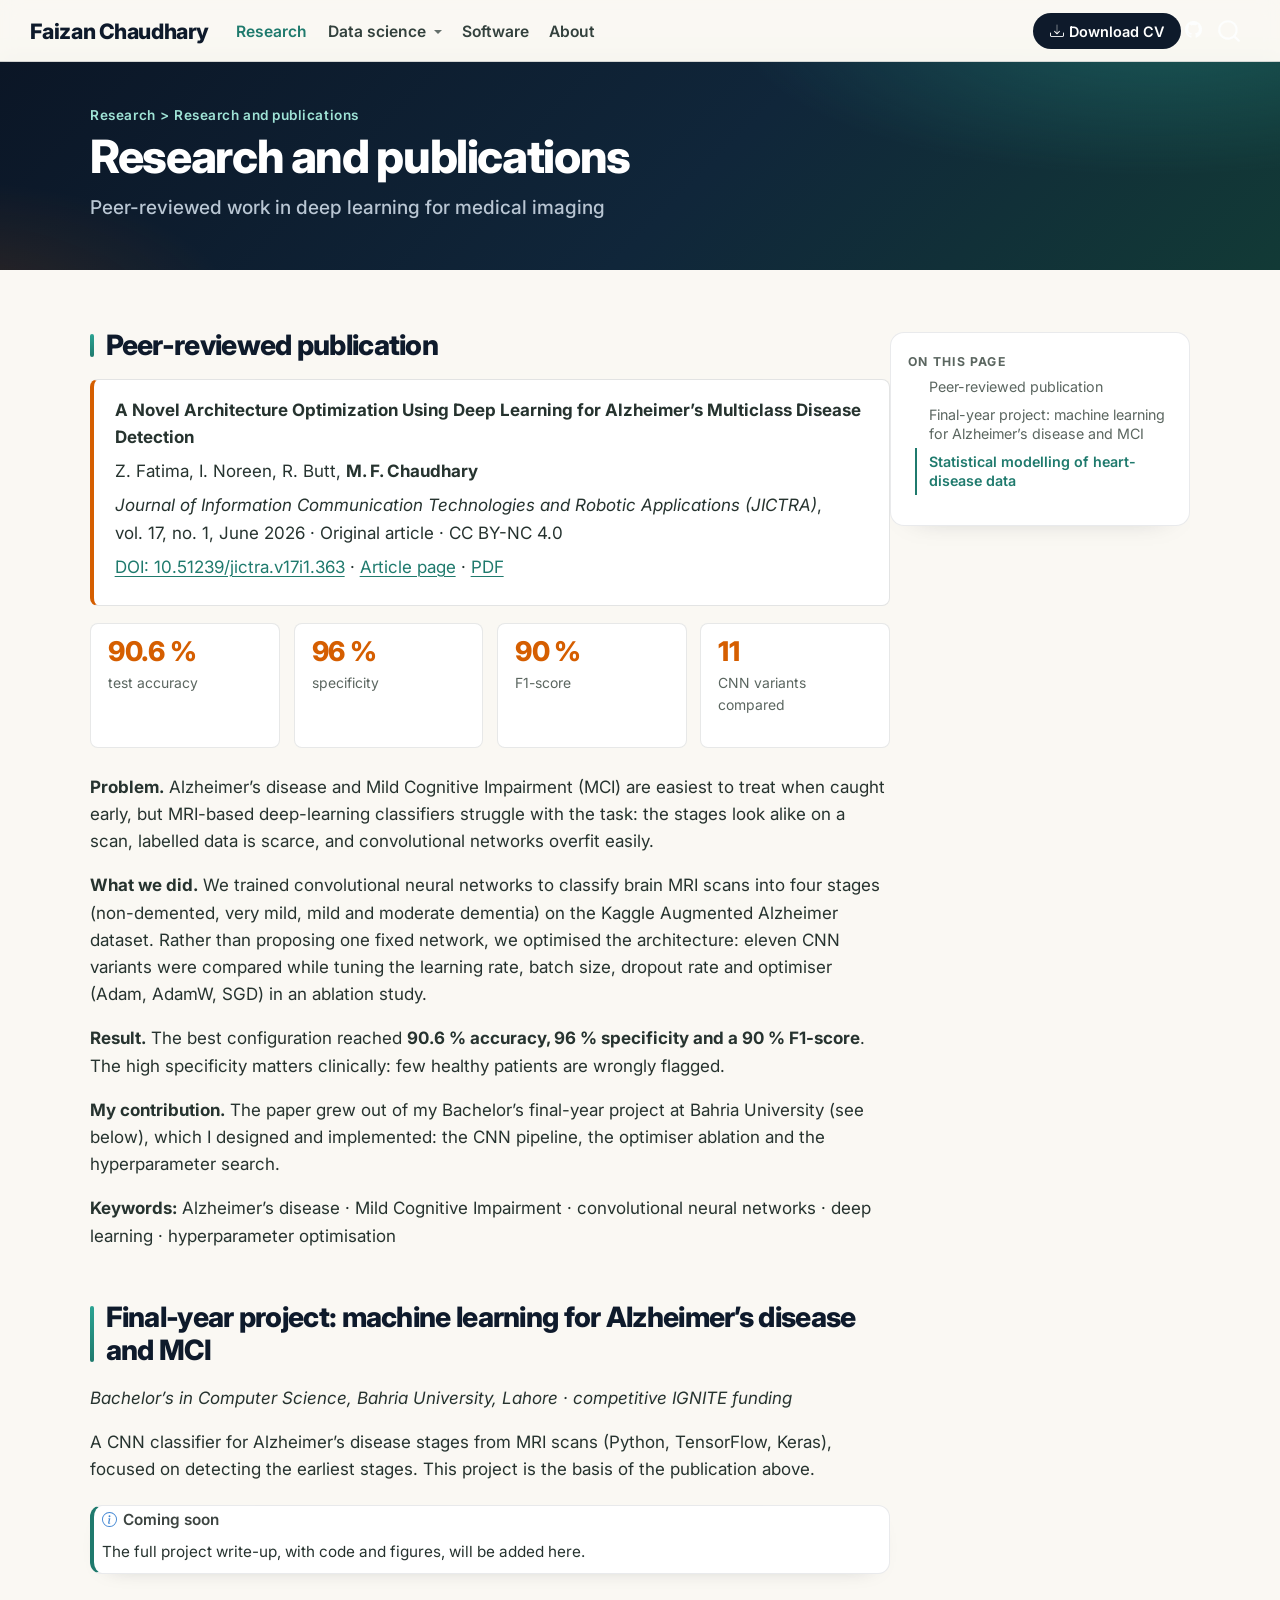
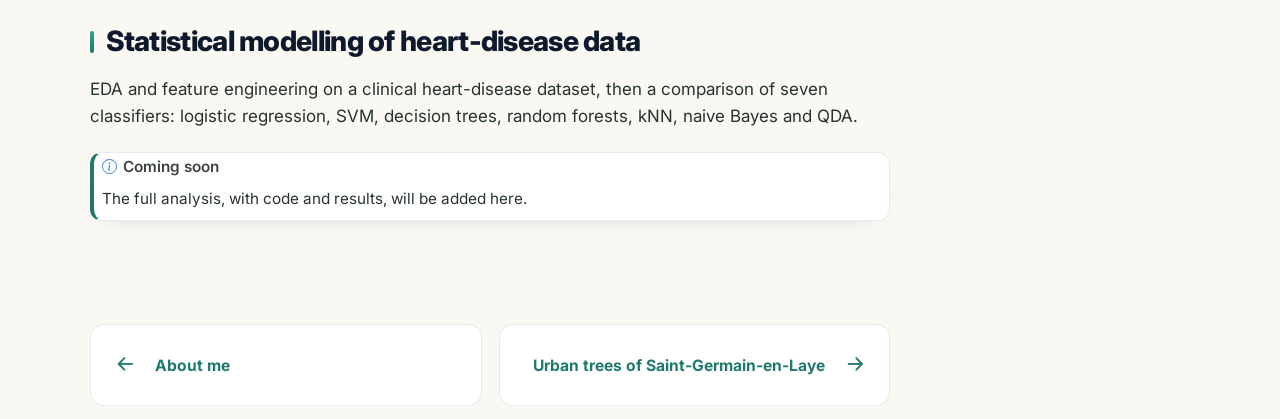
<file: chapters/research.html>
<!DOCTYPE html>
<html xmlns="http://www.w3.org/1999/xhtml" lang="en" xml:lang="en"><head>

<meta charset="utf-8">
<meta name="generator" content="quarto-1.10.18">

<meta name="viewport" content="width=device-width, initial-scale=1.0, user-scalable=yes">

<meta name="description" content="Research, data science and software engineering by M. Faizan Chaudhary, Master Smart Data Science student at ENSAI and full-stack AI engineer.">

<title>Research and publications – M. Faizan Chaudhary</title>
<style>
/* Default styles provided by pandoc.
** See https://pandoc.org/MANUAL.html#variables-for-html for config info.
*/
span.smallcaps{font-variant: small-caps;}
div.columns{display: flex; gap: 1.5em;}
div.column{flex: auto;}
@media screen {
div.columns{gap: min(4vw, 1.5em);}
div.column{overflow-x: auto;}
}
div.hanging-indent{margin-left: 1.5em; text-indent: -1.5em;}
ul.task-list{list-style: none;}
ul.task-list li input[type="checkbox"] {
  width: 0.8em;
  margin: 0 0.8em 0.2em -1em; /* quarto-specific, see https://github.com/quarto-dev/quarto-cli/issues/4556 */ 
  vertical-align: middle;
}
</style>


<script src="../site_libs/quarto-nav/quarto-nav.js"></script>
<script src="../site_libs/quarto-nav/headroom.min.js"></script>
<script src="../site_libs/clipboard/clipboard.min.js"></script>
<script src="../site_libs/quarto-search/autocomplete.umd.js"></script>
<script src="../site_libs/quarto-search/fuse.min.js"></script>
<script src="../site_libs/quarto-search/quarto-search.js"></script>
<meta name="quarto:offset" content="../">
<link href="../chapters/01-EDA.html" rel="next">
<link href="../about.html" rel="prev">
<script src="../site_libs/quarto-html/quarto.js" type="module"></script>
<script src="../site_libs/quarto-html/tabsets/tabsets.js" type="module"></script>
<script src="../site_libs/quarto-html/popper.min.js"></script>
<script src="../site_libs/quarto-html/tippy.umd.min.js"></script>
<script src="../site_libs/quarto-html/anchor.min.js"></script>
<link href="../site_libs/quarto-html/tippy.css" rel="stylesheet">
<link href="../site_libs/quarto-html/quarto-syntax-highlighting-9b13294eb98a7ccc9837366643235be5.css" rel="stylesheet" class="quarto-color-scheme" id="quarto-text-highlighting-styles">
<link href="../site_libs/quarto-html/quarto-syntax-highlighting-dark-ad7a70ee837950f74c3137b2b7f1bb4b.css" rel="stylesheet" class="quarto-color-scheme quarto-color-alternate" id="quarto-text-highlighting-styles">
<link href="../site_libs/quarto-html/quarto-syntax-highlighting-9b13294eb98a7ccc9837366643235be5.css" rel="stylesheet" class="quarto-color-scheme-extra" id="quarto-text-highlighting-styles">
<script src="../site_libs/bootstrap/bootstrap.min.js"></script>
<link href="../site_libs/bootstrap/bootstrap-icons.css" rel="stylesheet">
<link href="../site_libs/bootstrap/bootstrap-21361025573f4fe8109268b6a4474474.min.css" rel="stylesheet" append-hash="true" class="quarto-color-scheme" id="quarto-bootstrap" data-mode="light">
<link href="../site_libs/bootstrap/bootstrap-dark-05afef65f55d0a0b7c8634d0210263cb.min.css" rel="stylesheet" append-hash="true" class="quarto-color-scheme quarto-color-alternate" id="quarto-bootstrap" data-mode="light">
<link href="../site_libs/bootstrap/bootstrap-21361025573f4fe8109268b6a4474474.min.css" rel="stylesheet" append-hash="true" class="quarto-color-scheme-extra" id="quarto-bootstrap" data-mode="light">
<script id="quarto-search-options" type="application/json">{
  "location": "navbar",
  "copy-button": false,
  "collapse-after": 3,
  "panel-placement": "end",
  "type": "overlay",
  "limit": 50,
  "keyboard-shortcut": [
    "f",
    "/",
    "s"
  ],
  "show-item-context": false,
  "language": {
    "search-no-results-text": "No results",
    "search-matching-documents-text": "matching documents",
    "search-copy-link-title": "Copy link to search",
    "search-hide-matches-text": "Hide additional matches",
    "search-more-match-text": "more match in this document",
    "search-more-matches-text": "more matches in this document",
    "search-clear-button-title": "Clear",
    "search-text-placeholder": "",
    "search-detached-cancel-button-title": "Cancel",
    "search-submit-button-title": "Submit",
    "search-label": "Search"
  }
}</script>


</head>

<body class="nav-sidebar floating nav-fixed quarto-light">

<div id="quarto-search-results"></div>
  <header id="quarto-header" class="headroom fixed-top quarto-banner">
    <nav class="navbar navbar-expand-lg " data-bs-theme="dark">
      <div class="navbar-container container-fluid">
      <div class="navbar-brand-container mx-auto">
    <a class="navbar-brand" href="../index.html">
    <span class="navbar-title">Faizan Chaudhary</span>
    </a>
  </div>
            <div id="quarto-search" class="" title="Search"></div>
          <button class="navbar-toggler" type="button" data-bs-toggle="collapse" data-bs-target="#navbarCollapse" aria-controls="navbarCollapse" role="menu" aria-expanded="false" aria-label="Toggle navigation" onclick="if (window.quartoToggleHeadroom) { window.quartoToggleHeadroom(); }">
  <span class="navbar-toggler-icon"></span>
</button>
          <div class="collapse navbar-collapse" id="navbarCollapse">
            <ul class="navbar-nav navbar-nav-scroll me-auto">
  <li class="nav-item">
    <a class="nav-link active" href="../chapters/research.html" aria-current="page"> 
<span class="menu-text">Research</span></a>
  </li>  
  <li class="nav-item dropdown ">
    <a class="nav-link dropdown-toggle" href="#" id="nav-menu-data-science" role="link" data-bs-toggle="dropdown" aria-expanded="false">
 <span class="menu-text">Data science</span>
    </a>
    <ul class="dropdown-menu" aria-labelledby="nav-menu-data-science">    
        <li>
    <a class="dropdown-item" href="../chapters/01-EDA.html">
 <span class="dropdown-text">Urban trees of Saint-Germain-en-Laye</span></a>
  </li>  
        <li>
    <a class="dropdown-item" href="../chapters/02-tgv-delays.html">
 <span class="dropdown-text">Late again? Behind TGV delays</span></a>
  </li>  
        <li>
    <a class="dropdown-item" href="../chapters/03-agentic-phm.html">
 <span class="dropdown-text">Agentic AI for predictive maintenance</span></a>
  </li>  
        <li>
    <a class="dropdown-item" href="../chapters/04-coursework.html">
 <span class="dropdown-text">Coursework</span></a>
  </li>  
    </ul>
  </li>
  <li class="nav-item">
    <a class="nav-link" href="../chapters/development.html"> 
<span class="menu-text">Software</span></a>
  </li>  
  <li class="nav-item">
    <a class="nav-link" href="../about.html"> 
<span class="menu-text">About</span></a>
  </li>  
</ul>
            <ul class="navbar-nav navbar-nav-scroll ms-auto">
  <li class="nav-item">
    <a class="nav-link" href="../assets/cv/Faizan_Chaudhary_CV.pdf"> <i class="bi bi-download" role="img">
</i> 
<span class="menu-text">Download CV</span></a>
  </li>  
</ul>
          </div> <!-- /navcollapse -->
            <div class="quarto-navbar-tools">
    <a href="https://github.com/chaudharymfaizan78/portfolio" title="Source Code" class="quarto-navigation-tool px-1" aria-label="Source Code"><i class="bi bi-github"></i></a>
</div>
      </div> <!-- /container-fluid -->
    </nav>
  <nav class="quarto-secondary-nav">
    <div class="container-fluid d-flex">
      <button type="button" class="quarto-btn-toggle btn" data-bs-toggle="collapse" role="button" data-bs-target=".quarto-sidebar-collapse-item" aria-controls="quarto-sidebar" aria-expanded="false" aria-label="Toggle sidebar navigation" onclick="if (window.quartoToggleHeadroom) { window.quartoToggleHeadroom(); }">
        <i class="bi bi-layout-text-sidebar-reverse"></i>
      </button>
        <nav class="quarto-page-breadcrumbs" aria-label="breadcrumb"><ol class="breadcrumb"><li class="breadcrumb-item"><a href="../chapters/research.html">Research</a></li><li class="breadcrumb-item"><a href="../chapters/research.html"><span class="chapter-title">Research and publications</span></a></li></ol></nav>
        <a class="flex-grow-1" role="navigation" data-bs-toggle="collapse" data-bs-target=".quarto-sidebar-collapse-item" aria-controls="quarto-sidebar" aria-expanded="false" aria-label="Toggle sidebar navigation" onclick="if (window.quartoToggleHeadroom) { window.quartoToggleHeadroom(); }">      
        </a>
    </div>
  </nav>
</header>
<!-- content -->
<header id="title-block-header" class="quarto-title-block default page-columns page-full">
  <div class="quarto-title-banner page-columns page-full">
    <div class="quarto-title column-body"><nav class="quarto-page-breadcrumbs quarto-title-breadcrumbs d-none d-lg-block" aria-label="breadcrumb"><ol class="breadcrumb"><li class="breadcrumb-item"><a href="../chapters/research.html">Research</a></li><li class="breadcrumb-item"><a href="../chapters/research.html"><span class="chapter-title">Research and publications</span></a></li></ol></nav>
      <h1 class="title"><span class="chapter-title">Research and publications</span></h1>
            <p class="subtitle lead">Peer-reviewed work in deep learning for medical imaging</p>
                  <div>
        <div class="description">
          <p>Research, data science and software engineering by M. Faizan Chaudhary, Master Smart Data Science student at ENSAI and full-stack AI engineer.</p>
        </div>
      </div>
                </div>
  </div>
    
  
  <div class="quarto-title-meta">

      
    
      
    </div>
    
  
  </header><div id="quarto-content" class="quarto-container page-columns page-rows-contents page-layout-article page-navbar">
<!-- sidebar -->
  <nav id="quarto-sidebar" class="sidebar collapse collapse-horizontal quarto-sidebar-collapse-item sidebar-navigation floating overflow-auto">
    <div class="sidebar-menu-container"> 
    <ul class="list-unstyled mt-1">
        <li class="sidebar-item">
  <div class="sidebar-item-container"> 
  <a href="../index.html" class="sidebar-item-text sidebar-link"><span class="chapter-title">M. Faizan Chaudhary</span></a>
  </div>
</li>
        <li class="sidebar-item">
  <div class="sidebar-item-container"> 
  <a href="../about.html" class="sidebar-item-text sidebar-link"><span class="chapter-title">About me</span></a>
  </div>
</li>
        <li class="sidebar-item sidebar-item-section">
      <div class="sidebar-item-container"> 
            <a class="sidebar-item-text sidebar-link text-start" data-bs-toggle="collapse" data-bs-target="#quarto-sidebar-section-1" role="navigation" aria-expanded="true">
 <span class="menu-text">Research</span></a>
          <a class="sidebar-item-toggle text-start" data-bs-toggle="collapse" data-bs-target="#quarto-sidebar-section-1" role="navigation" aria-expanded="true" aria-label="Toggle section">
            <i class="bi bi-chevron-right ms-2"></i>
          </a> 
      </div>
      <ul id="quarto-sidebar-section-1" class="collapse list-unstyled sidebar-section depth1 show">  
          <li class="sidebar-item">
  <div class="sidebar-item-container"> 
  <a href="../chapters/research.html" class="sidebar-item-text sidebar-link active"><span class="chapter-title">Research and publications</span></a>
  </div>
</li>
      </ul>
  </li>
        <li class="sidebar-item sidebar-item-section">
      <div class="sidebar-item-container"> 
            <a class="sidebar-item-text sidebar-link text-start" data-bs-toggle="collapse" data-bs-target="#quarto-sidebar-section-2" role="navigation" aria-expanded="true">
 <span class="menu-text">Data science · ENSAI</span></a>
          <a class="sidebar-item-toggle text-start" data-bs-toggle="collapse" data-bs-target="#quarto-sidebar-section-2" role="navigation" aria-expanded="true" aria-label="Toggle section">
            <i class="bi bi-chevron-right ms-2"></i>
          </a> 
      </div>
      <ul id="quarto-sidebar-section-2" class="collapse list-unstyled sidebar-section depth1 show">  
          <li class="sidebar-item">
  <div class="sidebar-item-container"> 
  <a href="../chapters/01-EDA.html" class="sidebar-item-text sidebar-link"><span class="chapter-title">Urban trees of Saint-Germain-en-Laye</span></a>
  </div>
</li>
          <li class="sidebar-item">
  <div class="sidebar-item-container"> 
  <a href="../chapters/02-tgv-delays.html" class="sidebar-item-text sidebar-link"><span class="chapter-title">Late again? What’s really behind TGV delays</span></a>
  </div>
</li>
          <li class="sidebar-item">
  <div class="sidebar-item-container"> 
  <a href="../chapters/03-agentic-phm.html" class="sidebar-item-text sidebar-link"><span class="chapter-title">Agentic AI for predictive maintenance</span></a>
  </div>
</li>
          <li class="sidebar-item">
  <div class="sidebar-item-container"> 
  <a href="../chapters/04-coursework.html" class="sidebar-item-text sidebar-link"><span class="chapter-title">Coursework</span></a>
  </div>
</li>
      </ul>
  </li>
        <li class="sidebar-item sidebar-item-section">
      <div class="sidebar-item-container"> 
            <a class="sidebar-item-text sidebar-link text-start" data-bs-toggle="collapse" data-bs-target="#quarto-sidebar-section-3" role="navigation" aria-expanded="true">
 <span class="menu-text">Software development</span></a>
          <a class="sidebar-item-toggle text-start" data-bs-toggle="collapse" data-bs-target="#quarto-sidebar-section-3" role="navigation" aria-expanded="true" aria-label="Toggle section">
            <i class="bi bi-chevron-right ms-2"></i>
          </a> 
      </div>
      <ul id="quarto-sidebar-section-3" class="collapse list-unstyled sidebar-section depth1 show">  
          <li class="sidebar-item">
  <div class="sidebar-item-container"> 
  <a href="../chapters/development.html" class="sidebar-item-text sidebar-link"><span class="chapter-title">Software development</span></a>
  </div>
</li>
      </ul>
  </li>
        <li class="sidebar-item sidebar-item-section">
      <div class="sidebar-item-container"> 
            <a class="sidebar-item-text sidebar-link text-start" data-bs-toggle="collapse" data-bs-target="#quarto-sidebar-section-4" role="navigation" aria-expanded="true">
 <span class="menu-text">Coming next</span></a>
          <a class="sidebar-item-toggle text-start" data-bs-toggle="collapse" data-bs-target="#quarto-sidebar-section-4" role="navigation" aria-expanded="true" aria-label="Toggle section">
            <i class="bi bi-chevron-right ms-2"></i>
          </a> 
      </div>
      <ul id="quarto-sidebar-section-4" class="collapse list-unstyled sidebar-section depth1 show">  
          <li class="sidebar-item">
  <div class="sidebar-item-container"> 
  <a href="../chapters/semester-2.html" class="sidebar-item-text sidebar-link"><span class="chapter-title">Semester 2</span></a>
  </div>
</li>
          <li class="sidebar-item">
  <div class="sidebar-item-container"> 
  <a href="../chapters/semester-3.html" class="sidebar-item-text sidebar-link"><span class="chapter-title">Semester 3</span></a>
  </div>
</li>
      </ul>
  </li>
        <li class="sidebar-item">
  <div class="sidebar-item-container"> 
  <a href="../references.html" class="sidebar-item-text sidebar-link"><span class="chapter-title">References</span></a>
  </div>
</li>
    </ul>
    </div>
</nav>
<div id="quarto-sidebar-glass" class="quarto-sidebar-collapse-item" data-bs-toggle="collapse" data-bs-target=".quarto-sidebar-collapse-item"></div>
<!-- margin-sidebar -->
    <div id="quarto-margin-sidebar" class="sidebar margin-sidebar">
        <nav id="TOC" role="doc-toc" class="toc-active">
    <h2 id="toc-title">On this page</h2>
   
  <ul>
  <li><a href="#peer-reviewed-publication" id="toc-peer-reviewed-publication" class="nav-link active" data-scroll-target="#peer-reviewed-publication">Peer-reviewed publication</a></li>
  <li><a href="#final-year-project-machine-learning-for-alzheimers-disease-and-mci" id="toc-final-year-project-machine-learning-for-alzheimers-disease-and-mci" class="nav-link" data-scroll-target="#final-year-project-machine-learning-for-alzheimers-disease-and-mci">Final-year project: machine learning for Alzheimer’s disease and MCI</a></li>
  <li><a href="#statistical-modelling-of-heart-disease-data" id="toc-statistical-modelling-of-heart-disease-data" class="nav-link" data-scroll-target="#statistical-modelling-of-heart-disease-data">Statistical modelling of heart-disease data</a></li>
  </ul>
</nav>
    </div>
<!-- main -->
<main class="content quarto-banner-title-block" id="quarto-document-content">





<section id="peer-reviewed-publication" class="level2">
<h2 class="anchored" data-anchor-id="peer-reviewed-publication">Peer-reviewed publication</h2>
<div class="pub-card">
<p><strong>A Novel Architecture Optimization Using Deep Learning for Alzheimer’s Multiclass Disease Detection</strong></p>
<p>Z. Fatima, I. Noreen, R. Butt, <strong>M. F. Chaudhary</strong></p>
<p><em>Journal of Information Communication Technologies and Robotic Applications (JICTRA)</em>, vol.&nbsp;17, no. 1, June 2026 · Original article · CC BY-NC 4.0</p>
<p><a href="https://doi.org/10.51239/jictra.v17i1.363">DOI: 10.51239/jictra.v17i1.363</a> · <a href="https://www.jictra.com.pk/index.php/jictra/article/view/363">Article page</a> · <a href="https://www.jictra.com.pk/index.php/jictra/article/view/363/182">PDF</a></p>
</div>
<div class="stat-row">
<div class="stat">
<p><span class="value">90.6 %</span> <span class="label">test accuracy</span></p>
</div>
<div class="stat">
<p><span class="value">96 %</span> <span class="label">specificity</span></p>
</div>
<div class="stat">
<p><span class="value">90 %</span> <span class="label">F1-score</span></p>
</div>
<div class="stat">
<p><span class="value">11</span> <span class="label">CNN variants compared</span></p>
</div>
</div>
<p><strong>Problem.</strong> Alzheimer’s disease and Mild Cognitive Impairment (MCI) are easiest to treat when caught early, but MRI-based deep-learning classifiers struggle with the task: the stages look alike on a scan, labelled data is scarce, and convolutional networks overfit easily.</p>
<p><strong>What we did.</strong> We trained convolutional neural networks to classify brain MRI scans into four stages (non-demented, very mild, mild and moderate dementia) on the Kaggle Augmented Alzheimer dataset. Rather than proposing one fixed network, we optimised the architecture: eleven CNN variants were compared while tuning the learning rate, batch size, dropout rate and optimiser (Adam, AdamW, SGD) in an ablation study.</p>
<p><strong>Result.</strong> The best configuration reached <strong>90.6 % accuracy, 96 % specificity and a 90 % F1-score</strong>. The high specificity matters clinically: few healthy patients are wrongly flagged.</p>
<p><strong>My contribution.</strong> The paper grew out of my Bachelor’s final-year project at Bahria University (see below), which I designed and implemented: the CNN pipeline, the optimiser ablation and the hyperparameter search.</p>
<p><strong>Keywords:</strong> Alzheimer’s disease · Mild Cognitive Impairment · convolutional neural networks · deep learning · hyperparameter optimisation</p>
</section>
<section id="final-year-project-machine-learning-for-alzheimers-disease-and-mci" class="level2">
<h2 class="anchored" data-anchor-id="final-year-project-machine-learning-for-alzheimers-disease-and-mci">Final-year project: machine learning for Alzheimer’s disease and MCI</h2>
<p><em>Bachelor’s in Computer Science, Bahria University, Lahore · competitive IGNITE funding</em></p>
<p>A CNN classifier for Alzheimer’s disease stages from MRI scans (Python, TensorFlow, Keras), focused on detecting the earliest stages. This project is the basis of the publication above.</p>
<div class="callout callout-style-default callout-note callout-titled">
<div class="callout-header d-flex align-content-center">
<div class="callout-icon-container">
<i class="callout-icon"></i>
</div>
<div class="callout-title-container flex-fill">
<span class="screen-reader-only">Note</span>Coming soon
</div>
</div>
<div class="callout-body-container callout-body">
<p>The full project write-up, with code and figures, will be added here.</p>
</div>
</div>
</section>
<section id="statistical-modelling-of-heart-disease-data" class="level2">
<h2 class="anchored" data-anchor-id="statistical-modelling-of-heart-disease-data">Statistical modelling of heart-disease data</h2>
<p>EDA and feature engineering on a clinical heart-disease dataset, then a comparison of seven classifiers: logistic regression, SVM, decision trees, random forests, kNN, naive Bayes and QDA.</p>
<div class="callout callout-style-default callout-note callout-titled">
<div class="callout-header d-flex align-content-center">
<div class="callout-icon-container">
<i class="callout-icon"></i>
</div>
<div class="callout-title-container flex-fill">
<span class="screen-reader-only">Note</span>Coming soon
</div>
</div>
<div class="callout-body-container callout-body">
<p>The full analysis, with code and results, will be added here.</p>
</div>
</div>


</section>

</main> <!-- /main -->
<script>
// Quarto books mark the first navbar link active on every page; fix it by URL.
document.addEventListener("DOMContentLoaded", () => {
  const here = location.pathname.split("/").pop() || "index.html";
  const map = { "research.html": 0, "01-EDA.html": 1, "02-tgv-delays.html": 1,
                "03-agentic-phm.html": 1, "04-coursework.html": 1,
                "development.html": 2, "about.html": 3 };
  const links = document.querySelectorAll(".navbar .navbar-nav .nav-link");
  links.forEach((a, i) => a.classList.toggle("active", map[here] === i));
});
</script>
<script id="quarto-html-after-body" type="application/javascript">
  window.document.addEventListener("DOMContentLoaded", function (event) {
    const icon = "";
    const anchorJS = new window.AnchorJS();
    anchorJS.options = {
      placement: 'right',
      icon: icon
    };
    anchorJS.add('.anchored');
    const isCodeAnnotation = (el) => {
      for (const clz of el.classList) {
        if (clz.startsWith('code-annotation-')) {                     
          return true;
        }
      }
      return false;
    }
    const onCopySuccess = function(e) {
      // button target
      const button = e.trigger;
      // don't keep focus
      button.blur();
      // flash "checked"
      button.classList.add('code-copy-button-checked');
      var currentTitle = button.getAttribute("title");
      button.setAttribute("title", "Copied!");
      let tooltip;
      if (window.bootstrap) {
        button.setAttribute("data-bs-toggle", "tooltip");
        button.setAttribute("data-bs-placement", "left");
        button.setAttribute("data-bs-title", "Copied!");
        tooltip = new bootstrap.Tooltip(button, 
          { trigger: "manual", 
            customClass: "code-copy-button-tooltip",
            offset: [0, -8]});
        tooltip.show();    
      }
      setTimeout(function() {
        if (tooltip) {
          tooltip.hide();
          button.removeAttribute("data-bs-title");
          button.removeAttribute("data-bs-toggle");
          button.removeAttribute("data-bs-placement");
        }
        button.setAttribute("title", currentTitle);
        button.classList.remove('code-copy-button-checked');
      }, 1000);
      // clear code selection
      e.clearSelection();
    }
    const getTextToCopy = function(trigger) {
      const outerScaffold = trigger.parentElement.cloneNode(true);
      const codeEl = outerScaffold.querySelector('code');
      for (const childEl of codeEl.children) {
        if (isCodeAnnotation(childEl)) {
          childEl.remove();
        }
      }
      return codeEl.innerText;
    }
    const clipboard = new window.ClipboardJS('.code-copy-button:not([data-in-quarto-modal])', {
      text: getTextToCopy
    });
    clipboard.on('success', onCopySuccess);
    if (window.document.getElementById('quarto-embedded-source-code-modal')) {
      const clipboardModal = new window.ClipboardJS('.code-copy-button[data-in-quarto-modal]', {
        text: getTextToCopy,
        container: window.document.getElementById('quarto-embedded-source-code-modal')
      });
      clipboardModal.on('success', onCopySuccess);
    }
      var localhostRegex = new RegExp(/^(?:http|https):\/\/localhost\:?[0-9]*\//);
      var mailtoRegex = new RegExp(/^mailto:/);
        var filterRegex = new RegExp("https:\/\/chaudharymfaizan78\.github\.io\/portfolio");
      var isInternal = (href) => {
          return filterRegex.test(href) || localhostRegex.test(href) || mailtoRegex.test(href);
      }
      // Inspect non-navigation links and adorn them if external
     var links = window.document.querySelectorAll('a[href]:not(.nav-link):not(.navbar-brand):not(.toc-action):not(.sidebar-link):not(.sidebar-item-toggle):not(.pagination-link):not(.no-external):not([aria-hidden]):not(.dropdown-item):not(.quarto-navigation-tool):not(.about-link)');
      for (var i=0; i<links.length; i++) {
        const link = links[i];
        if (!isInternal(link.href)) {
          // undo the damage that might have been done by quarto-nav.js in the case of
          // links that we want to consider external
          if (link.dataset.originalHref !== undefined) {
            link.href = link.dataset.originalHref;
          }
            // target, if specified
            link.setAttribute("target", "_blank");
            if (link.getAttribute("rel") === null) {
              link.setAttribute("rel", "noopener");
            }
        }
      }
    function tippyHover(el, contentFn, onTriggerFn, onUntriggerFn) {
      const config = {
        allowHTML: true,
        maxWidth: 500,
        delay: 100,
        arrow: false,
        appendTo: function(el) {
            return el.parentElement;
        },
        interactive: true,
        interactiveBorder: 10,
        theme: 'quarto',
        placement: 'bottom-start',
      };
      if (contentFn) {
        config.content = contentFn;
      }
      if (onTriggerFn) {
        config.onTrigger = onTriggerFn;
      }
      if (onUntriggerFn) {
        config.onUntrigger = onUntriggerFn;
      }
      window.tippy(el, config); 
    }
    const noterefs = window.document.querySelectorAll('a[role="doc-noteref"]');
    for (var i=0; i<noterefs.length; i++) {
      const ref = noterefs[i];
      tippyHover(ref, function() {
        // use id or data attribute instead here
        let href = ref.getAttribute('data-footnote-href') || ref.getAttribute('href');
        try { href = new URL(href).hash; } catch {}
        const id = href.replace(/^#\/?/, "");
        const note = window.document.getElementById(id);
        if (note) {
          return note.innerHTML;
        } else {
          return "";
        }
      });
    }
    const xrefs = window.document.querySelectorAll('a.quarto-xref');
    const processXRef = (id, note) => {
      // Strip column container classes
      const stripColumnClz = (el) => {
        el.classList.remove("page-full", "page-columns");
        if (el.children) {
          for (const child of el.children) {
            stripColumnClz(child);
          }
        }
      }
      stripColumnClz(note)
      if (id === null || id.startsWith('sec-')) {
        // Special case sections, only their first couple elements
        const container = document.createElement("div");
        if (note.children && note.children.length > 2) {
          container.appendChild(note.children[0].cloneNode(true));
          for (let i = 1; i < note.children.length; i++) {
            const child = note.children[i];
            if (child.tagName === "P" && child.innerText === "") {
              continue;
            } else {
              container.appendChild(child.cloneNode(true));
              break;
            }
          }
          if (window.Quarto?.typesetMath) {
            window.Quarto.typesetMath(container);
          }
          return container.innerHTML
        } else {
          if (window.Quarto?.typesetMath) {
            window.Quarto.typesetMath(note);
          }
          return note.innerHTML;
        }
      } else {
        // Remove any anchor links if they are present
        const anchorLink = note.querySelector('a.anchorjs-link');
        if (anchorLink) {
          anchorLink.remove();
        }
        if (window.Quarto?.typesetMath) {
          window.Quarto.typesetMath(note);
        }
        if (note.classList.contains("callout")) {
          return note.outerHTML;
        } else {
          return note.innerHTML;
        }
      }
    }
    for (var i=0; i<xrefs.length; i++) {
      const xref = xrefs[i];
      tippyHover(xref, undefined, function(instance) {
        instance.disable();
        let url = xref.getAttribute('href');
        let hash = undefined; 
        if (url.startsWith('#')) {
          hash = url;
        } else {
          try { hash = new URL(url).hash; } catch {}
        }
        if (hash) {
          const id = hash.replace(/^#\/?/, "");
          const note = window.document.getElementById(id);
          if (note !== null) {
            try {
              const html = processXRef(id, note.cloneNode(true));
              instance.setContent(html);
            } finally {
              instance.enable();
              instance.show();
            }
          } else {
            // See if we can fetch this
            fetch(url.split('#')[0])
            .then(res => res.text())
            .then(html => {
              const parser = new DOMParser();
              const htmlDoc = parser.parseFromString(html, "text/html");
              const note = htmlDoc.getElementById(id);
              if (note !== null) {
                const html = processXRef(id, note);
                instance.setContent(html);
              } 
            }).finally(() => {
              instance.enable();
              instance.show();
            });
          }
        } else {
          // See if we can fetch a full url (with no hash to target)
          // This is a special case and we should probably do some content thinning / targeting
          fetch(url)
          .then(res => res.text())
          .then(html => {
            const parser = new DOMParser();
            const htmlDoc = parser.parseFromString(html, "text/html");
            const note = htmlDoc.querySelector('main.content');
            if (note !== null) {
              // This should only happen for chapter cross references
              // (since there is no id in the URL)
              // remove the first header
              if (note.children.length > 0 && note.children[0].tagName === "HEADER") {
                note.children[0].remove();
              }
              const html = processXRef(null, note);
              instance.setContent(html);
            } 
          }).finally(() => {
            instance.enable();
            instance.show();
          });
        }
      }, function(instance) {
      });
    }
        let selectedAnnoteEl;
        const selectorForAnnotation = ( cell, annotation) => {
          let cellAttr = 'data-code-cell="' + cell + '"';
          let lineAttr = 'data-code-annotation="' +  annotation + '"';
          const selector = 'span[' + cellAttr + '][' + lineAttr + ']';
          return selector;
        }
        const selectCodeLines = (annoteEl) => {
          const doc = window.document;
          const targetCell = annoteEl.getAttribute("data-target-cell");
          const targetAnnotation = annoteEl.getAttribute("data-target-annotation");
          const annoteSpan = window.document.querySelector(selectorForAnnotation(targetCell, targetAnnotation));
          const lines = annoteSpan.getAttribute("data-code-lines").split(",");
          const lineIds = lines.map((line) => {
            return targetCell + "-" + line;
          })
          let top = null;
          let height = null;
          let parent = null;
          if (lineIds.length > 0) {
              //compute the position of the single el (top and bottom and make a div)
              const el = window.document.getElementById(lineIds[0]);
              top = el.offsetTop;
              height = el.offsetHeight;
              parent = el.parentElement.parentElement;
            if (lineIds.length > 1) {
              const lastEl = window.document.getElementById(lineIds[lineIds.length - 1]);
              const bottom = lastEl.offsetTop + lastEl.offsetHeight;
              height = bottom - top;
            }
            if (top !== null && height !== null && parent !== null) {
              // cook up a div (if necessary) and position it 
              let div = window.document.getElementById("code-annotation-line-highlight");
              if (div === null) {
                div = window.document.createElement("div");
                div.setAttribute("id", "code-annotation-line-highlight");
                div.style.position = 'absolute';
                parent.appendChild(div);
              }
              div.style.top = top - 2 + "px";
              div.style.height = height + 4 + "px";
              div.style.left = 0;
              let gutterDiv = window.document.getElementById("code-annotation-line-highlight-gutter");
              if (gutterDiv === null) {
                gutterDiv = window.document.createElement("div");
                gutterDiv.setAttribute("id", "code-annotation-line-highlight-gutter");
                gutterDiv.style.position = 'absolute';
                const codeCell = window.document.getElementById(targetCell);
                const gutter = codeCell.querySelector('.code-annotation-gutter');
                gutter.appendChild(gutterDiv);
              }
              gutterDiv.style.top = top - 2 + "px";
              gutterDiv.style.height = height + 4 + "px";
            }
            selectedAnnoteEl = annoteEl;
          }
        };
        const unselectCodeLines = () => {
          const elementsIds = ["code-annotation-line-highlight", "code-annotation-line-highlight-gutter"];
          elementsIds.forEach((elId) => {
            const div = window.document.getElementById(elId);
            if (div) {
              div.remove();
            }
          });
          selectedAnnoteEl = undefined;
        };
          // Handle positioning of the toggle
      window.addEventListener(
        "resize",
        throttle(() => {
          elRect = undefined;
          if (selectedAnnoteEl) {
            selectCodeLines(selectedAnnoteEl);
          }
        }, 10)
      );
      function throttle(fn, ms) {
      let throttle = false;
      let timer;
        return (...args) => {
          if(!throttle) { // first call gets through
              fn.apply(this, args);
              throttle = true;
          } else { // all the others get throttled
              if(timer) clearTimeout(timer); // cancel #2
              timer = setTimeout(() => {
                fn.apply(this, args);
                timer = throttle = false;
              }, ms);
          }
        };
      }
        // Attach click handler to the DT
        const annoteDls = window.document.querySelectorAll('dt[data-target-cell]');
        for (const annoteDlNode of annoteDls) {
          annoteDlNode.addEventListener('click', (event) => {
            const clickedEl = event.target;
            if (clickedEl !== selectedAnnoteEl) {
              unselectCodeLines();
              const activeEl = window.document.querySelector('dt[data-target-cell].code-annotation-active');
              if (activeEl) {
                activeEl.classList.remove('code-annotation-active');
              }
              selectCodeLines(clickedEl);
              clickedEl.classList.add('code-annotation-active');
            } else {
              // Unselect the line
              unselectCodeLines();
              clickedEl.classList.remove('code-annotation-active');
            }
          });
        }
    const findCites = (el) => {
      const parentEl = el.parentElement;
      if (parentEl) {
        const cites = parentEl.dataset.cites;
        if (cites) {
          return {
            el,
            cites: cites.split(' ')
          };
        } else {
          return findCites(el.parentElement)
        }
      } else {
        return undefined;
      }
    };
    var bibliorefs = window.document.querySelectorAll('a[role="doc-biblioref"]');
    for (var i=0; i<bibliorefs.length; i++) {
      const ref = bibliorefs[i];
      const citeInfo = findCites(ref);
      if (citeInfo) {
        tippyHover(citeInfo.el, function() {
          var popup = window.document.createElement('div');
          citeInfo.cites.forEach(function(cite) {
            var citeDiv = window.document.createElement('div');
            citeDiv.classList.add('hanging-indent');
            citeDiv.classList.add('csl-entry');
            var biblioDiv = window.document.getElementById('ref-' + cite);
            if (biblioDiv) {
              citeDiv.innerHTML = biblioDiv.innerHTML;
            }
            popup.appendChild(citeDiv);
          });
          return popup.innerHTML;
        });
      }
    }
  });
  </script>
<nav class="page-navigation">
  <div class="nav-page nav-page-previous">
      <a href="../about.html" class="pagination-link" aria-label="About me">
        <i class="bi bi-arrow-left-short"></i> <span class="nav-page-text"><span class="chapter-title">About me</span></span>
      </a>          
  </div>
  <div class="nav-page nav-page-next">
      <a href="../chapters/01-EDA.html" class="pagination-link" aria-label="Urban trees of Saint-Germain-en-Laye">
        <span class="nav-page-text"><span class="chapter-title">Urban trees of Saint-Germain-en-Laye</span></span> <i class="bi bi-arrow-right-short"></i>
      </a>
  </div>
</nav>
</div> <!-- /content -->




</body></html>
</file>
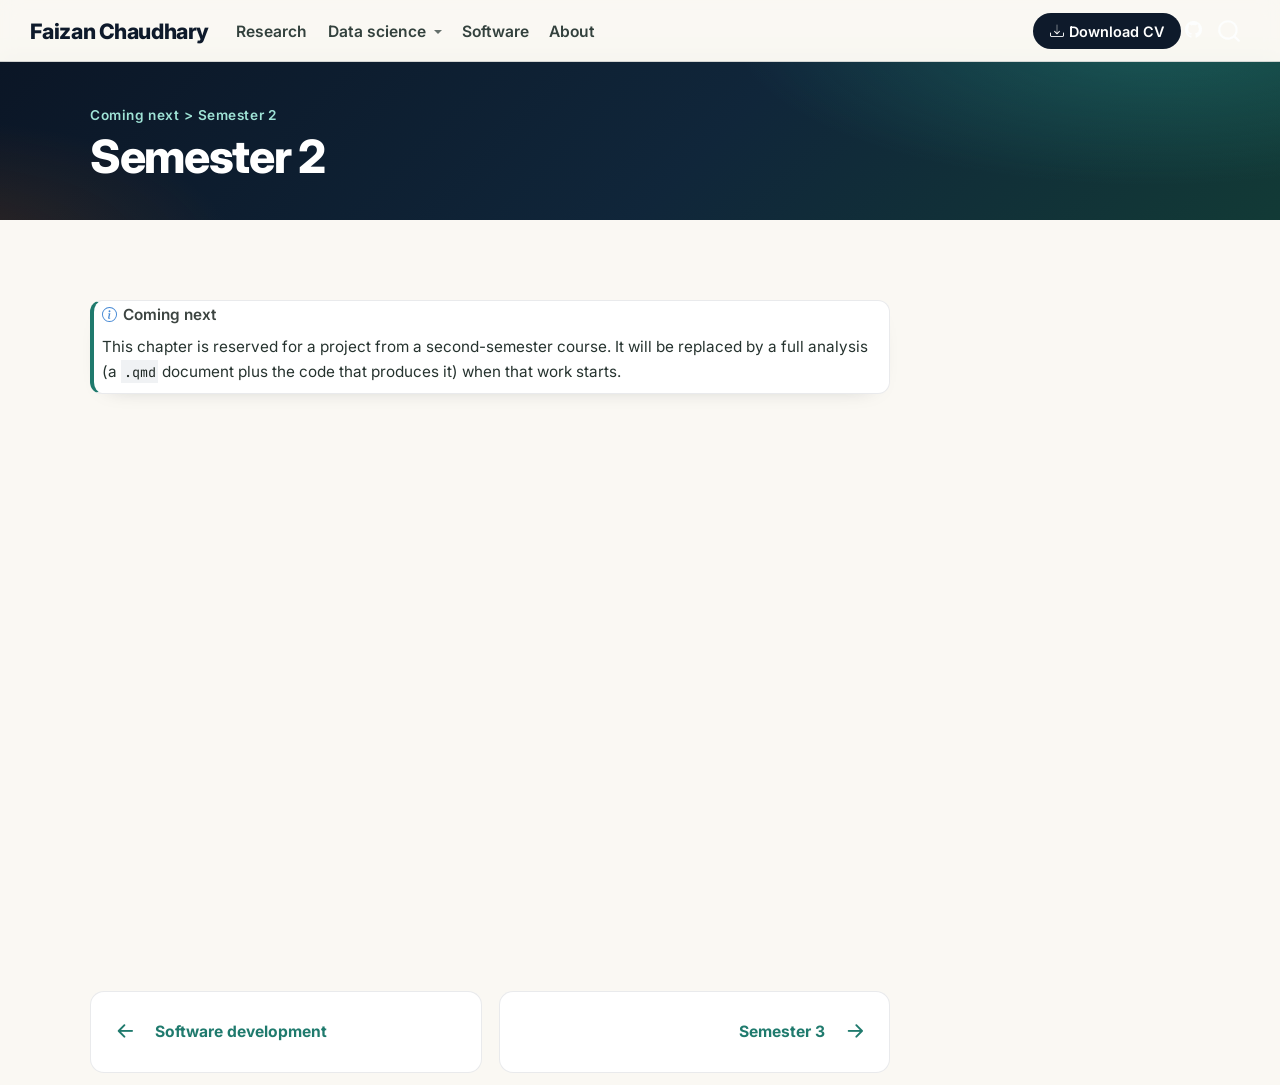
<file: chapters/semester-2.html>
<!DOCTYPE html>
<html xmlns="http://www.w3.org/1999/xhtml" lang="en" xml:lang="en"><head>

<meta charset="utf-8">
<meta name="generator" content="quarto-1.10.18">

<meta name="viewport" content="width=device-width, initial-scale=1.0, user-scalable=yes">

<meta name="description" content="Research, data science and software engineering by M. Faizan Chaudhary, Master Smart Data Science student at ENSAI and full-stack AI engineer.">

<title>Semester 2 – M. Faizan Chaudhary</title>
<style>
/* Default styles provided by pandoc.
** See https://pandoc.org/MANUAL.html#variables-for-html for config info.
*/
span.smallcaps{font-variant: small-caps;}
div.columns{display: flex; gap: 1.5em;}
div.column{flex: auto;}
@media screen {
div.columns{gap: min(4vw, 1.5em);}
div.column{overflow-x: auto;}
}
div.hanging-indent{margin-left: 1.5em; text-indent: -1.5em;}
ul.task-list{list-style: none;}
ul.task-list li input[type="checkbox"] {
  width: 0.8em;
  margin: 0 0.8em 0.2em -1em; /* quarto-specific, see https://github.com/quarto-dev/quarto-cli/issues/4556 */ 
  vertical-align: middle;
}
</style>


<script src="../site_libs/quarto-nav/quarto-nav.js"></script>
<script src="../site_libs/quarto-nav/headroom.min.js"></script>
<script src="../site_libs/clipboard/clipboard.min.js"></script>
<script src="../site_libs/quarto-search/autocomplete.umd.js"></script>
<script src="../site_libs/quarto-search/fuse.min.js"></script>
<script src="../site_libs/quarto-search/quarto-search.js"></script>
<meta name="quarto:offset" content="../">
<link href="../chapters/semester-3.html" rel="next">
<link href="../chapters/development.html" rel="prev">
<script src="../site_libs/quarto-html/quarto.js" type="module"></script>
<script src="../site_libs/quarto-html/tabsets/tabsets.js" type="module"></script>
<script src="../site_libs/quarto-html/popper.min.js"></script>
<script src="../site_libs/quarto-html/tippy.umd.min.js"></script>
<script src="../site_libs/quarto-html/anchor.min.js"></script>
<link href="../site_libs/quarto-html/tippy.css" rel="stylesheet">
<link href="../site_libs/quarto-html/quarto-syntax-highlighting-9b13294eb98a7ccc9837366643235be5.css" rel="stylesheet" class="quarto-color-scheme" id="quarto-text-highlighting-styles">
<link href="../site_libs/quarto-html/quarto-syntax-highlighting-dark-ad7a70ee837950f74c3137b2b7f1bb4b.css" rel="stylesheet" class="quarto-color-scheme quarto-color-alternate" id="quarto-text-highlighting-styles">
<link href="../site_libs/quarto-html/quarto-syntax-highlighting-9b13294eb98a7ccc9837366643235be5.css" rel="stylesheet" class="quarto-color-scheme-extra" id="quarto-text-highlighting-styles">
<script src="../site_libs/bootstrap/bootstrap.min.js"></script>
<link href="../site_libs/bootstrap/bootstrap-icons.css" rel="stylesheet">
<link href="../site_libs/bootstrap/bootstrap-21361025573f4fe8109268b6a4474474.min.css" rel="stylesheet" append-hash="true" class="quarto-color-scheme" id="quarto-bootstrap" data-mode="light">
<link href="../site_libs/bootstrap/bootstrap-dark-05afef65f55d0a0b7c8634d0210263cb.min.css" rel="stylesheet" append-hash="true" class="quarto-color-scheme quarto-color-alternate" id="quarto-bootstrap" data-mode="light">
<link href="../site_libs/bootstrap/bootstrap-21361025573f4fe8109268b6a4474474.min.css" rel="stylesheet" append-hash="true" class="quarto-color-scheme-extra" id="quarto-bootstrap" data-mode="light">
<script id="quarto-search-options" type="application/json">{
  "location": "navbar",
  "copy-button": false,
  "collapse-after": 3,
  "panel-placement": "end",
  "type": "overlay",
  "limit": 50,
  "keyboard-shortcut": [
    "f",
    "/",
    "s"
  ],
  "show-item-context": false,
  "language": {
    "search-no-results-text": "No results",
    "search-matching-documents-text": "matching documents",
    "search-copy-link-title": "Copy link to search",
    "search-hide-matches-text": "Hide additional matches",
    "search-more-match-text": "more match in this document",
    "search-more-matches-text": "more matches in this document",
    "search-clear-button-title": "Clear",
    "search-text-placeholder": "",
    "search-detached-cancel-button-title": "Cancel",
    "search-submit-button-title": "Submit",
    "search-label": "Search"
  }
}</script>


</head>

<body class="nav-sidebar floating nav-fixed quarto-light">

<div id="quarto-search-results"></div>
  <header id="quarto-header" class="headroom fixed-top quarto-banner">
    <nav class="navbar navbar-expand-lg " data-bs-theme="dark">
      <div class="navbar-container container-fluid">
      <div class="navbar-brand-container mx-auto">
    <a class="navbar-brand" href="../index.html">
    <span class="navbar-title">Faizan Chaudhary</span>
    </a>
  </div>
            <div id="quarto-search" class="" title="Search"></div>
          <button class="navbar-toggler" type="button" data-bs-toggle="collapse" data-bs-target="#navbarCollapse" aria-controls="navbarCollapse" role="menu" aria-expanded="false" aria-label="Toggle navigation" onclick="if (window.quartoToggleHeadroom) { window.quartoToggleHeadroom(); }">
  <span class="navbar-toggler-icon"></span>
</button>
          <div class="collapse navbar-collapse" id="navbarCollapse">
            <ul class="navbar-nav navbar-nav-scroll me-auto">
  <li class="nav-item">
    <a class="nav-link active" href="../chapters/research.html" aria-current="page"> 
<span class="menu-text">Research</span></a>
  </li>  
  <li class="nav-item dropdown ">
    <a class="nav-link dropdown-toggle" href="#" id="nav-menu-data-science" role="link" data-bs-toggle="dropdown" aria-expanded="false">
 <span class="menu-text">Data science</span>
    </a>
    <ul class="dropdown-menu" aria-labelledby="nav-menu-data-science">    
        <li>
    <a class="dropdown-item" href="../chapters/01-EDA.html">
 <span class="dropdown-text">Urban trees of Saint-Germain-en-Laye</span></a>
  </li>  
        <li>
    <a class="dropdown-item" href="../chapters/02-tgv-delays.html">
 <span class="dropdown-text">Late again? Behind TGV delays</span></a>
  </li>  
        <li>
    <a class="dropdown-item" href="../chapters/03-agentic-phm.html">
 <span class="dropdown-text">Agentic AI for predictive maintenance</span></a>
  </li>  
        <li>
    <a class="dropdown-item" href="../chapters/04-coursework.html">
 <span class="dropdown-text">Coursework</span></a>
  </li>  
    </ul>
  </li>
  <li class="nav-item">
    <a class="nav-link" href="../chapters/development.html"> 
<span class="menu-text">Software</span></a>
  </li>  
  <li class="nav-item">
    <a class="nav-link" href="../about.html"> 
<span class="menu-text">About</span></a>
  </li>  
</ul>
            <ul class="navbar-nav navbar-nav-scroll ms-auto">
  <li class="nav-item">
    <a class="nav-link" href="../assets/cv/Faizan_Chaudhary_CV.pdf"> <i class="bi bi-download" role="img">
</i> 
<span class="menu-text">Download CV</span></a>
  </li>  
</ul>
          </div> <!-- /navcollapse -->
            <div class="quarto-navbar-tools">
    <a href="https://github.com/chaudharymfaizan78/portfolio" title="Source Code" class="quarto-navigation-tool px-1" aria-label="Source Code"><i class="bi bi-github"></i></a>
</div>
      </div> <!-- /container-fluid -->
    </nav>
  <nav class="quarto-secondary-nav">
    <div class="container-fluid d-flex">
      <button type="button" class="quarto-btn-toggle btn" data-bs-toggle="collapse" role="button" data-bs-target=".quarto-sidebar-collapse-item" aria-controls="quarto-sidebar" aria-expanded="false" aria-label="Toggle sidebar navigation" onclick="if (window.quartoToggleHeadroom) { window.quartoToggleHeadroom(); }">
        <i class="bi bi-layout-text-sidebar-reverse"></i>
      </button>
        <nav class="quarto-page-breadcrumbs" aria-label="breadcrumb"><ol class="breadcrumb"><li class="breadcrumb-item"><a href="../chapters/semester-2.html">Coming next</a></li><li class="breadcrumb-item"><a href="../chapters/semester-2.html"><span class="chapter-title">Semester 2</span></a></li></ol></nav>
        <a class="flex-grow-1" role="navigation" data-bs-toggle="collapse" data-bs-target=".quarto-sidebar-collapse-item" aria-controls="quarto-sidebar" aria-expanded="false" aria-label="Toggle sidebar navigation" onclick="if (window.quartoToggleHeadroom) { window.quartoToggleHeadroom(); }">      
        </a>
    </div>
  </nav>
</header>
<!-- content -->
<header id="title-block-header" class="quarto-title-block default page-columns page-full">
  <div class="quarto-title-banner page-columns page-full">
    <div class="quarto-title column-body"><nav class="quarto-page-breadcrumbs quarto-title-breadcrumbs d-none d-lg-block" aria-label="breadcrumb"><ol class="breadcrumb"><li class="breadcrumb-item"><a href="../chapters/semester-2.html">Coming next</a></li><li class="breadcrumb-item"><a href="../chapters/semester-2.html"><span class="chapter-title">Semester 2</span></a></li></ol></nav>
      <h1 class="title"><span class="chapter-title">Semester 2</span></h1>
                  <div>
        <div class="description">
          <p>Research, data science and software engineering by M. Faizan Chaudhary, Master Smart Data Science student at ENSAI and full-stack AI engineer.</p>
        </div>
      </div>
                </div>
  </div>
    
  
  <div class="quarto-title-meta">

      
    
      
    </div>
    
  
  </header><div id="quarto-content" class="quarto-container page-columns page-rows-contents page-layout-article page-navbar">
<!-- sidebar -->
  <nav id="quarto-sidebar" class="sidebar collapse collapse-horizontal quarto-sidebar-collapse-item sidebar-navigation floating overflow-auto">
    <div class="sidebar-menu-container"> 
    <ul class="list-unstyled mt-1">
        <li class="sidebar-item">
  <div class="sidebar-item-container"> 
  <a href="../index.html" class="sidebar-item-text sidebar-link"><span class="chapter-title">M. Faizan Chaudhary</span></a>
  </div>
</li>
        <li class="sidebar-item">
  <div class="sidebar-item-container"> 
  <a href="../about.html" class="sidebar-item-text sidebar-link"><span class="chapter-title">About me</span></a>
  </div>
</li>
        <li class="sidebar-item sidebar-item-section">
      <div class="sidebar-item-container"> 
            <a class="sidebar-item-text sidebar-link text-start" data-bs-toggle="collapse" data-bs-target="#quarto-sidebar-section-1" role="navigation" aria-expanded="true">
 <span class="menu-text">Research</span></a>
          <a class="sidebar-item-toggle text-start" data-bs-toggle="collapse" data-bs-target="#quarto-sidebar-section-1" role="navigation" aria-expanded="true" aria-label="Toggle section">
            <i class="bi bi-chevron-right ms-2"></i>
          </a> 
      </div>
      <ul id="quarto-sidebar-section-1" class="collapse list-unstyled sidebar-section depth1 show">  
          <li class="sidebar-item">
  <div class="sidebar-item-container"> 
  <a href="../chapters/research.html" class="sidebar-item-text sidebar-link"><span class="chapter-title">Research and publications</span></a>
  </div>
</li>
      </ul>
  </li>
        <li class="sidebar-item sidebar-item-section">
      <div class="sidebar-item-container"> 
            <a class="sidebar-item-text sidebar-link text-start" data-bs-toggle="collapse" data-bs-target="#quarto-sidebar-section-2" role="navigation" aria-expanded="true">
 <span class="menu-text">Data science · ENSAI</span></a>
          <a class="sidebar-item-toggle text-start" data-bs-toggle="collapse" data-bs-target="#quarto-sidebar-section-2" role="navigation" aria-expanded="true" aria-label="Toggle section">
            <i class="bi bi-chevron-right ms-2"></i>
          </a> 
      </div>
      <ul id="quarto-sidebar-section-2" class="collapse list-unstyled sidebar-section depth1 show">  
          <li class="sidebar-item">
  <div class="sidebar-item-container"> 
  <a href="../chapters/01-EDA.html" class="sidebar-item-text sidebar-link"><span class="chapter-title">Urban trees of Saint-Germain-en-Laye</span></a>
  </div>
</li>
          <li class="sidebar-item">
  <div class="sidebar-item-container"> 
  <a href="../chapters/02-tgv-delays.html" class="sidebar-item-text sidebar-link"><span class="chapter-title">Late again? What’s really behind TGV delays</span></a>
  </div>
</li>
          <li class="sidebar-item">
  <div class="sidebar-item-container"> 
  <a href="../chapters/03-agentic-phm.html" class="sidebar-item-text sidebar-link"><span class="chapter-title">Agentic AI for predictive maintenance</span></a>
  </div>
</li>
          <li class="sidebar-item">
  <div class="sidebar-item-container"> 
  <a href="../chapters/04-coursework.html" class="sidebar-item-text sidebar-link"><span class="chapter-title">Coursework</span></a>
  </div>
</li>
      </ul>
  </li>
        <li class="sidebar-item sidebar-item-section">
      <div class="sidebar-item-container"> 
            <a class="sidebar-item-text sidebar-link text-start" data-bs-toggle="collapse" data-bs-target="#quarto-sidebar-section-3" role="navigation" aria-expanded="true">
 <span class="menu-text">Software development</span></a>
          <a class="sidebar-item-toggle text-start" data-bs-toggle="collapse" data-bs-target="#quarto-sidebar-section-3" role="navigation" aria-expanded="true" aria-label="Toggle section">
            <i class="bi bi-chevron-right ms-2"></i>
          </a> 
      </div>
      <ul id="quarto-sidebar-section-3" class="collapse list-unstyled sidebar-section depth1 show">  
          <li class="sidebar-item">
  <div class="sidebar-item-container"> 
  <a href="../chapters/development.html" class="sidebar-item-text sidebar-link"><span class="chapter-title">Software development</span></a>
  </div>
</li>
      </ul>
  </li>
        <li class="sidebar-item sidebar-item-section">
      <div class="sidebar-item-container"> 
            <a class="sidebar-item-text sidebar-link text-start" data-bs-toggle="collapse" data-bs-target="#quarto-sidebar-section-4" role="navigation" aria-expanded="true">
 <span class="menu-text">Coming next</span></a>
          <a class="sidebar-item-toggle text-start" data-bs-toggle="collapse" data-bs-target="#quarto-sidebar-section-4" role="navigation" aria-expanded="true" aria-label="Toggle section">
            <i class="bi bi-chevron-right ms-2"></i>
          </a> 
      </div>
      <ul id="quarto-sidebar-section-4" class="collapse list-unstyled sidebar-section depth1 show">  
          <li class="sidebar-item">
  <div class="sidebar-item-container"> 
  <a href="../chapters/semester-2.html" class="sidebar-item-text sidebar-link active"><span class="chapter-title">Semester 2</span></a>
  </div>
</li>
          <li class="sidebar-item">
  <div class="sidebar-item-container"> 
  <a href="../chapters/semester-3.html" class="sidebar-item-text sidebar-link"><span class="chapter-title">Semester 3</span></a>
  </div>
</li>
      </ul>
  </li>
        <li class="sidebar-item">
  <div class="sidebar-item-container"> 
  <a href="../references.html" class="sidebar-item-text sidebar-link"><span class="chapter-title">References</span></a>
  </div>
</li>
    </ul>
    </div>
</nav>
<div id="quarto-sidebar-glass" class="quarto-sidebar-collapse-item" data-bs-toggle="collapse" data-bs-target=".quarto-sidebar-collapse-item"></div>
<!-- margin-sidebar -->
    <div id="quarto-margin-sidebar" class="sidebar margin-sidebar zindex-bottom">
        
    </div>
<!-- main -->
<main class="content quarto-banner-title-block" id="quarto-document-content">





<div class="callout callout-style-default callout-note callout-titled">
<div class="callout-header d-flex align-content-center">
<div class="callout-icon-container">
<i class="callout-icon"></i>
</div>
<div class="callout-title-container flex-fill">
<span class="screen-reader-only">Note</span>Coming next
</div>
</div>
<div class="callout-body-container callout-body">
<p>This chapter is reserved for a project from a second-semester course. It will be replaced by a full analysis (a <code>.qmd</code> document plus the code that produces it) when that work starts.</p>
</div>
</div>



</main> <!-- /main -->
<script>
// Quarto books mark the first navbar link active on every page; fix it by URL.
document.addEventListener("DOMContentLoaded", () => {
  const here = location.pathname.split("/").pop() || "index.html";
  const map = { "research.html": 0, "01-EDA.html": 1, "02-tgv-delays.html": 1,
                "03-agentic-phm.html": 1, "04-coursework.html": 1,
                "development.html": 2, "about.html": 3 };
  const links = document.querySelectorAll(".navbar .navbar-nav .nav-link");
  links.forEach((a, i) => a.classList.toggle("active", map[here] === i));
});
</script>
<script id="quarto-html-after-body" type="application/javascript">
  window.document.addEventListener("DOMContentLoaded", function (event) {
    const icon = "";
    const anchorJS = new window.AnchorJS();
    anchorJS.options = {
      placement: 'right',
      icon: icon
    };
    anchorJS.add('.anchored');
    const isCodeAnnotation = (el) => {
      for (const clz of el.classList) {
        if (clz.startsWith('code-annotation-')) {                     
          return true;
        }
      }
      return false;
    }
    const onCopySuccess = function(e) {
      // button target
      const button = e.trigger;
      // don't keep focus
      button.blur();
      // flash "checked"
      button.classList.add('code-copy-button-checked');
      var currentTitle = button.getAttribute("title");
      button.setAttribute("title", "Copied!");
      let tooltip;
      if (window.bootstrap) {
        button.setAttribute("data-bs-toggle", "tooltip");
        button.setAttribute("data-bs-placement", "left");
        button.setAttribute("data-bs-title", "Copied!");
        tooltip = new bootstrap.Tooltip(button, 
          { trigger: "manual", 
            customClass: "code-copy-button-tooltip",
            offset: [0, -8]});
        tooltip.show();    
      }
      setTimeout(function() {
        if (tooltip) {
          tooltip.hide();
          button.removeAttribute("data-bs-title");
          button.removeAttribute("data-bs-toggle");
          button.removeAttribute("data-bs-placement");
        }
        button.setAttribute("title", currentTitle);
        button.classList.remove('code-copy-button-checked');
      }, 1000);
      // clear code selection
      e.clearSelection();
    }
    const getTextToCopy = function(trigger) {
      const outerScaffold = trigger.parentElement.cloneNode(true);
      const codeEl = outerScaffold.querySelector('code');
      for (const childEl of codeEl.children) {
        if (isCodeAnnotation(childEl)) {
          childEl.remove();
        }
      }
      return codeEl.innerText;
    }
    const clipboard = new window.ClipboardJS('.code-copy-button:not([data-in-quarto-modal])', {
      text: getTextToCopy
    });
    clipboard.on('success', onCopySuccess);
    if (window.document.getElementById('quarto-embedded-source-code-modal')) {
      const clipboardModal = new window.ClipboardJS('.code-copy-button[data-in-quarto-modal]', {
        text: getTextToCopy,
        container: window.document.getElementById('quarto-embedded-source-code-modal')
      });
      clipboardModal.on('success', onCopySuccess);
    }
      var localhostRegex = new RegExp(/^(?:http|https):\/\/localhost\:?[0-9]*\//);
      var mailtoRegex = new RegExp(/^mailto:/);
        var filterRegex = new RegExp("https:\/\/chaudharymfaizan78\.github\.io\/portfolio");
      var isInternal = (href) => {
          return filterRegex.test(href) || localhostRegex.test(href) || mailtoRegex.test(href);
      }
      // Inspect non-navigation links and adorn them if external
     var links = window.document.querySelectorAll('a[href]:not(.nav-link):not(.navbar-brand):not(.toc-action):not(.sidebar-link):not(.sidebar-item-toggle):not(.pagination-link):not(.no-external):not([aria-hidden]):not(.dropdown-item):not(.quarto-navigation-tool):not(.about-link)');
      for (var i=0; i<links.length; i++) {
        const link = links[i];
        if (!isInternal(link.href)) {
          // undo the damage that might have been done by quarto-nav.js in the case of
          // links that we want to consider external
          if (link.dataset.originalHref !== undefined) {
            link.href = link.dataset.originalHref;
          }
            // target, if specified
            link.setAttribute("target", "_blank");
            if (link.getAttribute("rel") === null) {
              link.setAttribute("rel", "noopener");
            }
        }
      }
    function tippyHover(el, contentFn, onTriggerFn, onUntriggerFn) {
      const config = {
        allowHTML: true,
        maxWidth: 500,
        delay: 100,
        arrow: false,
        appendTo: function(el) {
            return el.parentElement;
        },
        interactive: true,
        interactiveBorder: 10,
        theme: 'quarto',
        placement: 'bottom-start',
      };
      if (contentFn) {
        config.content = contentFn;
      }
      if (onTriggerFn) {
        config.onTrigger = onTriggerFn;
      }
      if (onUntriggerFn) {
        config.onUntrigger = onUntriggerFn;
      }
      window.tippy(el, config); 
    }
    const noterefs = window.document.querySelectorAll('a[role="doc-noteref"]');
    for (var i=0; i<noterefs.length; i++) {
      const ref = noterefs[i];
      tippyHover(ref, function() {
        // use id or data attribute instead here
        let href = ref.getAttribute('data-footnote-href') || ref.getAttribute('href');
        try { href = new URL(href).hash; } catch {}
        const id = href.replace(/^#\/?/, "");
        const note = window.document.getElementById(id);
        if (note) {
          return note.innerHTML;
        } else {
          return "";
        }
      });
    }
    const xrefs = window.document.querySelectorAll('a.quarto-xref');
    const processXRef = (id, note) => {
      // Strip column container classes
      const stripColumnClz = (el) => {
        el.classList.remove("page-full", "page-columns");
        if (el.children) {
          for (const child of el.children) {
            stripColumnClz(child);
          }
        }
      }
      stripColumnClz(note)
      if (id === null || id.startsWith('sec-')) {
        // Special case sections, only their first couple elements
        const container = document.createElement("div");
        if (note.children && note.children.length > 2) {
          container.appendChild(note.children[0].cloneNode(true));
          for (let i = 1; i < note.children.length; i++) {
            const child = note.children[i];
            if (child.tagName === "P" && child.innerText === "") {
              continue;
            } else {
              container.appendChild(child.cloneNode(true));
              break;
            }
          }
          if (window.Quarto?.typesetMath) {
            window.Quarto.typesetMath(container);
          }
          return container.innerHTML
        } else {
          if (window.Quarto?.typesetMath) {
            window.Quarto.typesetMath(note);
          }
          return note.innerHTML;
        }
      } else {
        // Remove any anchor links if they are present
        const anchorLink = note.querySelector('a.anchorjs-link');
        if (anchorLink) {
          anchorLink.remove();
        }
        if (window.Quarto?.typesetMath) {
          window.Quarto.typesetMath(note);
        }
        if (note.classList.contains("callout")) {
          return note.outerHTML;
        } else {
          return note.innerHTML;
        }
      }
    }
    for (var i=0; i<xrefs.length; i++) {
      const xref = xrefs[i];
      tippyHover(xref, undefined, function(instance) {
        instance.disable();
        let url = xref.getAttribute('href');
        let hash = undefined; 
        if (url.startsWith('#')) {
          hash = url;
        } else {
          try { hash = new URL(url).hash; } catch {}
        }
        if (hash) {
          const id = hash.replace(/^#\/?/, "");
          const note = window.document.getElementById(id);
          if (note !== null) {
            try {
              const html = processXRef(id, note.cloneNode(true));
              instance.setContent(html);
            } finally {
              instance.enable();
              instance.show();
            }
          } else {
            // See if we can fetch this
            fetch(url.split('#')[0])
            .then(res => res.text())
            .then(html => {
              const parser = new DOMParser();
              const htmlDoc = parser.parseFromString(html, "text/html");
              const note = htmlDoc.getElementById(id);
              if (note !== null) {
                const html = processXRef(id, note);
                instance.setContent(html);
              } 
            }).finally(() => {
              instance.enable();
              instance.show();
            });
          }
        } else {
          // See if we can fetch a full url (with no hash to target)
          // This is a special case and we should probably do some content thinning / targeting
          fetch(url)
          .then(res => res.text())
          .then(html => {
            const parser = new DOMParser();
            const htmlDoc = parser.parseFromString(html, "text/html");
            const note = htmlDoc.querySelector('main.content');
            if (note !== null) {
              // This should only happen for chapter cross references
              // (since there is no id in the URL)
              // remove the first header
              if (note.children.length > 0 && note.children[0].tagName === "HEADER") {
                note.children[0].remove();
              }
              const html = processXRef(null, note);
              instance.setContent(html);
            } 
          }).finally(() => {
            instance.enable();
            instance.show();
          });
        }
      }, function(instance) {
      });
    }
        let selectedAnnoteEl;
        const selectorForAnnotation = ( cell, annotation) => {
          let cellAttr = 'data-code-cell="' + cell + '"';
          let lineAttr = 'data-code-annotation="' +  annotation + '"';
          const selector = 'span[' + cellAttr + '][' + lineAttr + ']';
          return selector;
        }
        const selectCodeLines = (annoteEl) => {
          const doc = window.document;
          const targetCell = annoteEl.getAttribute("data-target-cell");
          const targetAnnotation = annoteEl.getAttribute("data-target-annotation");
          const annoteSpan = window.document.querySelector(selectorForAnnotation(targetCell, targetAnnotation));
          const lines = annoteSpan.getAttribute("data-code-lines").split(",");
          const lineIds = lines.map((line) => {
            return targetCell + "-" + line;
          })
          let top = null;
          let height = null;
          let parent = null;
          if (lineIds.length > 0) {
              //compute the position of the single el (top and bottom and make a div)
              const el = window.document.getElementById(lineIds[0]);
              top = el.offsetTop;
              height = el.offsetHeight;
              parent = el.parentElement.parentElement;
            if (lineIds.length > 1) {
              const lastEl = window.document.getElementById(lineIds[lineIds.length - 1]);
              const bottom = lastEl.offsetTop + lastEl.offsetHeight;
              height = bottom - top;
            }
            if (top !== null && height !== null && parent !== null) {
              // cook up a div (if necessary) and position it 
              let div = window.document.getElementById("code-annotation-line-highlight");
              if (div === null) {
                div = window.document.createElement("div");
                div.setAttribute("id", "code-annotation-line-highlight");
                div.style.position = 'absolute';
                parent.appendChild(div);
              }
              div.style.top = top - 2 + "px";
              div.style.height = height + 4 + "px";
              div.style.left = 0;
              let gutterDiv = window.document.getElementById("code-annotation-line-highlight-gutter");
              if (gutterDiv === null) {
                gutterDiv = window.document.createElement("div");
                gutterDiv.setAttribute("id", "code-annotation-line-highlight-gutter");
                gutterDiv.style.position = 'absolute';
                const codeCell = window.document.getElementById(targetCell);
                const gutter = codeCell.querySelector('.code-annotation-gutter');
                gutter.appendChild(gutterDiv);
              }
              gutterDiv.style.top = top - 2 + "px";
              gutterDiv.style.height = height + 4 + "px";
            }
            selectedAnnoteEl = annoteEl;
          }
        };
        const unselectCodeLines = () => {
          const elementsIds = ["code-annotation-line-highlight", "code-annotation-line-highlight-gutter"];
          elementsIds.forEach((elId) => {
            const div = window.document.getElementById(elId);
            if (div) {
              div.remove();
            }
          });
          selectedAnnoteEl = undefined;
        };
          // Handle positioning of the toggle
      window.addEventListener(
        "resize",
        throttle(() => {
          elRect = undefined;
          if (selectedAnnoteEl) {
            selectCodeLines(selectedAnnoteEl);
          }
        }, 10)
      );
      function throttle(fn, ms) {
      let throttle = false;
      let timer;
        return (...args) => {
          if(!throttle) { // first call gets through
              fn.apply(this, args);
              throttle = true;
          } else { // all the others get throttled
              if(timer) clearTimeout(timer); // cancel #2
              timer = setTimeout(() => {
                fn.apply(this, args);
                timer = throttle = false;
              }, ms);
          }
        };
      }
        // Attach click handler to the DT
        const annoteDls = window.document.querySelectorAll('dt[data-target-cell]');
        for (const annoteDlNode of annoteDls) {
          annoteDlNode.addEventListener('click', (event) => {
            const clickedEl = event.target;
            if (clickedEl !== selectedAnnoteEl) {
              unselectCodeLines();
              const activeEl = window.document.querySelector('dt[data-target-cell].code-annotation-active');
              if (activeEl) {
                activeEl.classList.remove('code-annotation-active');
              }
              selectCodeLines(clickedEl);
              clickedEl.classList.add('code-annotation-active');
            } else {
              // Unselect the line
              unselectCodeLines();
              clickedEl.classList.remove('code-annotation-active');
            }
          });
        }
    const findCites = (el) => {
      const parentEl = el.parentElement;
      if (parentEl) {
        const cites = parentEl.dataset.cites;
        if (cites) {
          return {
            el,
            cites: cites.split(' ')
          };
        } else {
          return findCites(el.parentElement)
        }
      } else {
        return undefined;
      }
    };
    var bibliorefs = window.document.querySelectorAll('a[role="doc-biblioref"]');
    for (var i=0; i<bibliorefs.length; i++) {
      const ref = bibliorefs[i];
      const citeInfo = findCites(ref);
      if (citeInfo) {
        tippyHover(citeInfo.el, function() {
          var popup = window.document.createElement('div');
          citeInfo.cites.forEach(function(cite) {
            var citeDiv = window.document.createElement('div');
            citeDiv.classList.add('hanging-indent');
            citeDiv.classList.add('csl-entry');
            var biblioDiv = window.document.getElementById('ref-' + cite);
            if (biblioDiv) {
              citeDiv.innerHTML = biblioDiv.innerHTML;
            }
            popup.appendChild(citeDiv);
          });
          return popup.innerHTML;
        });
      }
    }
  });
  </script>
<nav class="page-navigation">
  <div class="nav-page nav-page-previous">
      <a href="../chapters/development.html" class="pagination-link" aria-label="Software development">
        <i class="bi bi-arrow-left-short"></i> <span class="nav-page-text"><span class="chapter-title">Software development</span></span>
      </a>          
  </div>
  <div class="nav-page nav-page-next">
      <a href="../chapters/semester-3.html" class="pagination-link" aria-label="Semester 3">
        <span class="nav-page-text"><span class="chapter-title">Semester 3</span></span> <i class="bi bi-arrow-right-short"></i>
      </a>
  </div>
</nav>
</div> <!-- /content -->




</body></html>
</file>
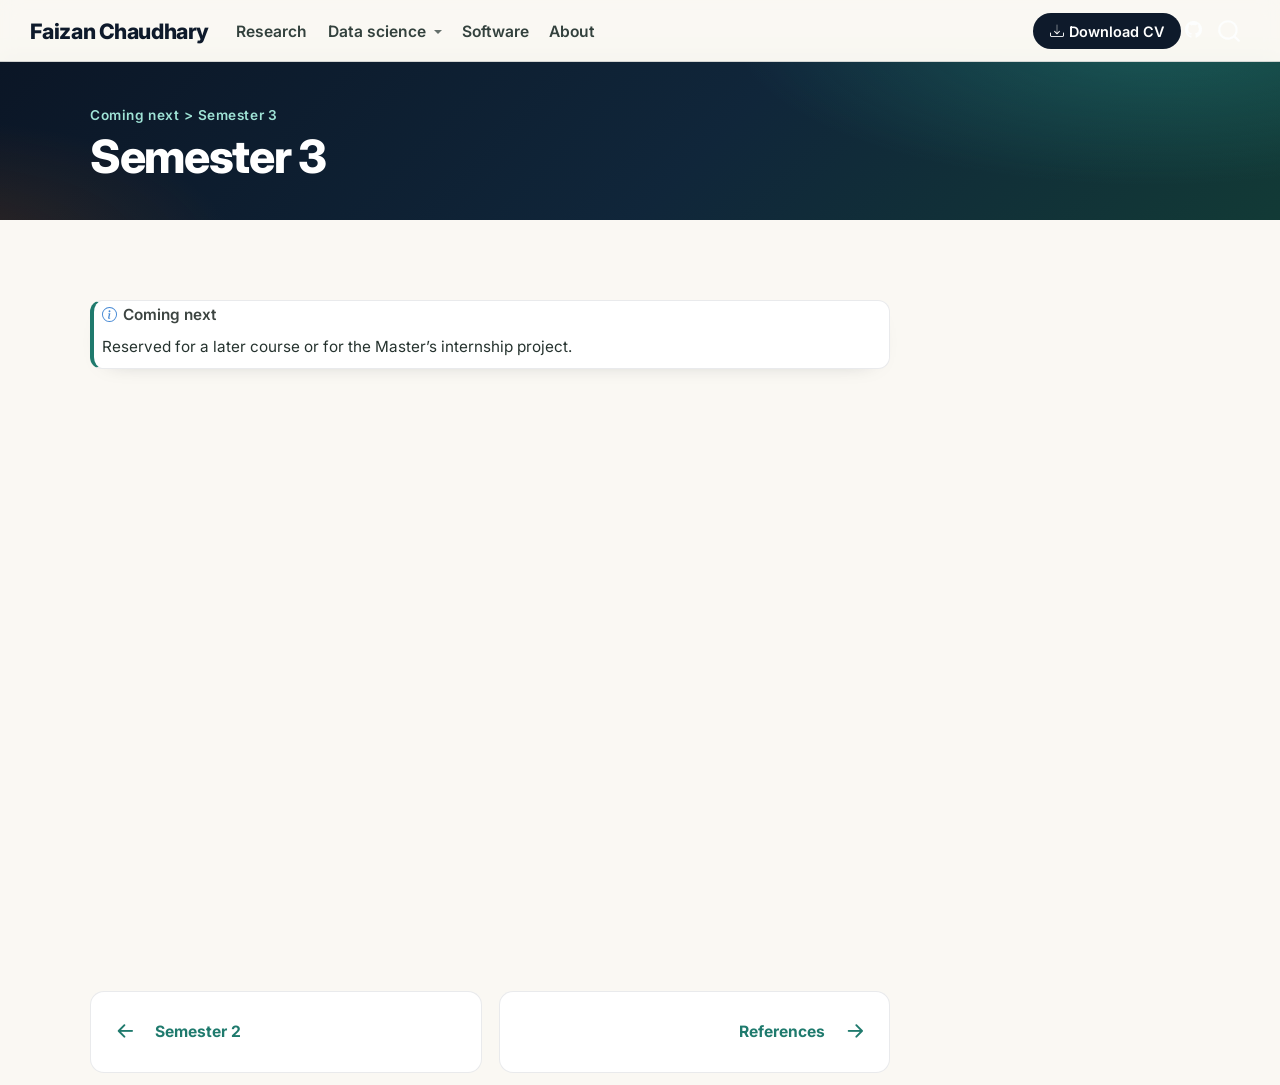
<file: chapters/semester-3.html>
<!DOCTYPE html>
<html xmlns="http://www.w3.org/1999/xhtml" lang="en" xml:lang="en"><head>

<meta charset="utf-8">
<meta name="generator" content="quarto-1.10.18">

<meta name="viewport" content="width=device-width, initial-scale=1.0, user-scalable=yes">

<meta name="description" content="Research, data science and software engineering by M. Faizan Chaudhary, Master Smart Data Science student at ENSAI and full-stack AI engineer.">

<title>Semester 3 – M. Faizan Chaudhary</title>
<style>
/* Default styles provided by pandoc.
** See https://pandoc.org/MANUAL.html#variables-for-html for config info.
*/
span.smallcaps{font-variant: small-caps;}
div.columns{display: flex; gap: 1.5em;}
div.column{flex: auto;}
@media screen {
div.columns{gap: min(4vw, 1.5em);}
div.column{overflow-x: auto;}
}
div.hanging-indent{margin-left: 1.5em; text-indent: -1.5em;}
ul.task-list{list-style: none;}
ul.task-list li input[type="checkbox"] {
  width: 0.8em;
  margin: 0 0.8em 0.2em -1em; /* quarto-specific, see https://github.com/quarto-dev/quarto-cli/issues/4556 */ 
  vertical-align: middle;
}
</style>


<script src="../site_libs/quarto-nav/quarto-nav.js"></script>
<script src="../site_libs/quarto-nav/headroom.min.js"></script>
<script src="../site_libs/clipboard/clipboard.min.js"></script>
<script src="../site_libs/quarto-search/autocomplete.umd.js"></script>
<script src="../site_libs/quarto-search/fuse.min.js"></script>
<script src="../site_libs/quarto-search/quarto-search.js"></script>
<meta name="quarto:offset" content="../">
<link href="../references.html" rel="next">
<link href="../chapters/semester-2.html" rel="prev">
<script src="../site_libs/quarto-html/quarto.js" type="module"></script>
<script src="../site_libs/quarto-html/tabsets/tabsets.js" type="module"></script>
<script src="../site_libs/quarto-html/popper.min.js"></script>
<script src="../site_libs/quarto-html/tippy.umd.min.js"></script>
<script src="../site_libs/quarto-html/anchor.min.js"></script>
<link href="../site_libs/quarto-html/tippy.css" rel="stylesheet">
<link href="../site_libs/quarto-html/quarto-syntax-highlighting-9b13294eb98a7ccc9837366643235be5.css" rel="stylesheet" class="quarto-color-scheme" id="quarto-text-highlighting-styles">
<link href="../site_libs/quarto-html/quarto-syntax-highlighting-dark-ad7a70ee837950f74c3137b2b7f1bb4b.css" rel="stylesheet" class="quarto-color-scheme quarto-color-alternate" id="quarto-text-highlighting-styles">
<link href="../site_libs/quarto-html/quarto-syntax-highlighting-9b13294eb98a7ccc9837366643235be5.css" rel="stylesheet" class="quarto-color-scheme-extra" id="quarto-text-highlighting-styles">
<script src="../site_libs/bootstrap/bootstrap.min.js"></script>
<link href="../site_libs/bootstrap/bootstrap-icons.css" rel="stylesheet">
<link href="../site_libs/bootstrap/bootstrap-21361025573f4fe8109268b6a4474474.min.css" rel="stylesheet" append-hash="true" class="quarto-color-scheme" id="quarto-bootstrap" data-mode="light">
<link href="../site_libs/bootstrap/bootstrap-dark-05afef65f55d0a0b7c8634d0210263cb.min.css" rel="stylesheet" append-hash="true" class="quarto-color-scheme quarto-color-alternate" id="quarto-bootstrap" data-mode="light">
<link href="../site_libs/bootstrap/bootstrap-21361025573f4fe8109268b6a4474474.min.css" rel="stylesheet" append-hash="true" class="quarto-color-scheme-extra" id="quarto-bootstrap" data-mode="light">
<script id="quarto-search-options" type="application/json">{
  "location": "navbar",
  "copy-button": false,
  "collapse-after": 3,
  "panel-placement": "end",
  "type": "overlay",
  "limit": 50,
  "keyboard-shortcut": [
    "f",
    "/",
    "s"
  ],
  "show-item-context": false,
  "language": {
    "search-no-results-text": "No results",
    "search-matching-documents-text": "matching documents",
    "search-copy-link-title": "Copy link to search",
    "search-hide-matches-text": "Hide additional matches",
    "search-more-match-text": "more match in this document",
    "search-more-matches-text": "more matches in this document",
    "search-clear-button-title": "Clear",
    "search-text-placeholder": "",
    "search-detached-cancel-button-title": "Cancel",
    "search-submit-button-title": "Submit",
    "search-label": "Search"
  }
}</script>


</head>

<body class="nav-sidebar floating nav-fixed quarto-light">

<div id="quarto-search-results"></div>
  <header id="quarto-header" class="headroom fixed-top quarto-banner">
    <nav class="navbar navbar-expand-lg " data-bs-theme="dark">
      <div class="navbar-container container-fluid">
      <div class="navbar-brand-container mx-auto">
    <a class="navbar-brand" href="../index.html">
    <span class="navbar-title">Faizan Chaudhary</span>
    </a>
  </div>
            <div id="quarto-search" class="" title="Search"></div>
          <button class="navbar-toggler" type="button" data-bs-toggle="collapse" data-bs-target="#navbarCollapse" aria-controls="navbarCollapse" role="menu" aria-expanded="false" aria-label="Toggle navigation" onclick="if (window.quartoToggleHeadroom) { window.quartoToggleHeadroom(); }">
  <span class="navbar-toggler-icon"></span>
</button>
          <div class="collapse navbar-collapse" id="navbarCollapse">
            <ul class="navbar-nav navbar-nav-scroll me-auto">
  <li class="nav-item">
    <a class="nav-link active" href="../chapters/research.html" aria-current="page"> 
<span class="menu-text">Research</span></a>
  </li>  
  <li class="nav-item dropdown ">
    <a class="nav-link dropdown-toggle" href="#" id="nav-menu-data-science" role="link" data-bs-toggle="dropdown" aria-expanded="false">
 <span class="menu-text">Data science</span>
    </a>
    <ul class="dropdown-menu" aria-labelledby="nav-menu-data-science">    
        <li>
    <a class="dropdown-item" href="../chapters/01-EDA.html">
 <span class="dropdown-text">Urban trees of Saint-Germain-en-Laye</span></a>
  </li>  
        <li>
    <a class="dropdown-item" href="../chapters/02-tgv-delays.html">
 <span class="dropdown-text">Late again? Behind TGV delays</span></a>
  </li>  
        <li>
    <a class="dropdown-item" href="../chapters/03-agentic-phm.html">
 <span class="dropdown-text">Agentic AI for predictive maintenance</span></a>
  </li>  
        <li>
    <a class="dropdown-item" href="../chapters/04-coursework.html">
 <span class="dropdown-text">Coursework</span></a>
  </li>  
    </ul>
  </li>
  <li class="nav-item">
    <a class="nav-link" href="../chapters/development.html"> 
<span class="menu-text">Software</span></a>
  </li>  
  <li class="nav-item">
    <a class="nav-link" href="../about.html"> 
<span class="menu-text">About</span></a>
  </li>  
</ul>
            <ul class="navbar-nav navbar-nav-scroll ms-auto">
  <li class="nav-item">
    <a class="nav-link" href="../assets/cv/Faizan_Chaudhary_CV.pdf"> <i class="bi bi-download" role="img">
</i> 
<span class="menu-text">Download CV</span></a>
  </li>  
</ul>
          </div> <!-- /navcollapse -->
            <div class="quarto-navbar-tools">
    <a href="https://github.com/chaudharymfaizan78/portfolio" title="Source Code" class="quarto-navigation-tool px-1" aria-label="Source Code"><i class="bi bi-github"></i></a>
</div>
      </div> <!-- /container-fluid -->
    </nav>
  <nav class="quarto-secondary-nav">
    <div class="container-fluid d-flex">
      <button type="button" class="quarto-btn-toggle btn" data-bs-toggle="collapse" role="button" data-bs-target=".quarto-sidebar-collapse-item" aria-controls="quarto-sidebar" aria-expanded="false" aria-label="Toggle sidebar navigation" onclick="if (window.quartoToggleHeadroom) { window.quartoToggleHeadroom(); }">
        <i class="bi bi-layout-text-sidebar-reverse"></i>
      </button>
        <nav class="quarto-page-breadcrumbs" aria-label="breadcrumb"><ol class="breadcrumb"><li class="breadcrumb-item"><a href="../chapters/semester-2.html">Coming next</a></li><li class="breadcrumb-item"><a href="../chapters/semester-3.html"><span class="chapter-title">Semester 3</span></a></li></ol></nav>
        <a class="flex-grow-1" role="navigation" data-bs-toggle="collapse" data-bs-target=".quarto-sidebar-collapse-item" aria-controls="quarto-sidebar" aria-expanded="false" aria-label="Toggle sidebar navigation" onclick="if (window.quartoToggleHeadroom) { window.quartoToggleHeadroom(); }">      
        </a>
    </div>
  </nav>
</header>
<!-- content -->
<header id="title-block-header" class="quarto-title-block default page-columns page-full">
  <div class="quarto-title-banner page-columns page-full">
    <div class="quarto-title column-body"><nav class="quarto-page-breadcrumbs quarto-title-breadcrumbs d-none d-lg-block" aria-label="breadcrumb"><ol class="breadcrumb"><li class="breadcrumb-item"><a href="../chapters/semester-2.html">Coming next</a></li><li class="breadcrumb-item"><a href="../chapters/semester-3.html"><span class="chapter-title">Semester 3</span></a></li></ol></nav>
      <h1 class="title"><span class="chapter-title">Semester 3</span></h1>
                  <div>
        <div class="description">
          <p>Research, data science and software engineering by M. Faizan Chaudhary, Master Smart Data Science student at ENSAI and full-stack AI engineer.</p>
        </div>
      </div>
                </div>
  </div>
    
  
  <div class="quarto-title-meta">

      
    
      
    </div>
    
  
  </header><div id="quarto-content" class="quarto-container page-columns page-rows-contents page-layout-article page-navbar">
<!-- sidebar -->
  <nav id="quarto-sidebar" class="sidebar collapse collapse-horizontal quarto-sidebar-collapse-item sidebar-navigation floating overflow-auto">
    <div class="sidebar-menu-container"> 
    <ul class="list-unstyled mt-1">
        <li class="sidebar-item">
  <div class="sidebar-item-container"> 
  <a href="../index.html" class="sidebar-item-text sidebar-link"><span class="chapter-title">M. Faizan Chaudhary</span></a>
  </div>
</li>
        <li class="sidebar-item">
  <div class="sidebar-item-container"> 
  <a href="../about.html" class="sidebar-item-text sidebar-link"><span class="chapter-title">About me</span></a>
  </div>
</li>
        <li class="sidebar-item sidebar-item-section">
      <div class="sidebar-item-container"> 
            <a class="sidebar-item-text sidebar-link text-start" data-bs-toggle="collapse" data-bs-target="#quarto-sidebar-section-1" role="navigation" aria-expanded="true">
 <span class="menu-text">Research</span></a>
          <a class="sidebar-item-toggle text-start" data-bs-toggle="collapse" data-bs-target="#quarto-sidebar-section-1" role="navigation" aria-expanded="true" aria-label="Toggle section">
            <i class="bi bi-chevron-right ms-2"></i>
          </a> 
      </div>
      <ul id="quarto-sidebar-section-1" class="collapse list-unstyled sidebar-section depth1 show">  
          <li class="sidebar-item">
  <div class="sidebar-item-container"> 
  <a href="../chapters/research.html" class="sidebar-item-text sidebar-link"><span class="chapter-title">Research and publications</span></a>
  </div>
</li>
      </ul>
  </li>
        <li class="sidebar-item sidebar-item-section">
      <div class="sidebar-item-container"> 
            <a class="sidebar-item-text sidebar-link text-start" data-bs-toggle="collapse" data-bs-target="#quarto-sidebar-section-2" role="navigation" aria-expanded="true">
 <span class="menu-text">Data science · ENSAI</span></a>
          <a class="sidebar-item-toggle text-start" data-bs-toggle="collapse" data-bs-target="#quarto-sidebar-section-2" role="navigation" aria-expanded="true" aria-label="Toggle section">
            <i class="bi bi-chevron-right ms-2"></i>
          </a> 
      </div>
      <ul id="quarto-sidebar-section-2" class="collapse list-unstyled sidebar-section depth1 show">  
          <li class="sidebar-item">
  <div class="sidebar-item-container"> 
  <a href="../chapters/01-EDA.html" class="sidebar-item-text sidebar-link"><span class="chapter-title">Urban trees of Saint-Germain-en-Laye</span></a>
  </div>
</li>
          <li class="sidebar-item">
  <div class="sidebar-item-container"> 
  <a href="../chapters/02-tgv-delays.html" class="sidebar-item-text sidebar-link"><span class="chapter-title">Late again? What’s really behind TGV delays</span></a>
  </div>
</li>
          <li class="sidebar-item">
  <div class="sidebar-item-container"> 
  <a href="../chapters/03-agentic-phm.html" class="sidebar-item-text sidebar-link"><span class="chapter-title">Agentic AI for predictive maintenance</span></a>
  </div>
</li>
          <li class="sidebar-item">
  <div class="sidebar-item-container"> 
  <a href="../chapters/04-coursework.html" class="sidebar-item-text sidebar-link"><span class="chapter-title">Coursework</span></a>
  </div>
</li>
      </ul>
  </li>
        <li class="sidebar-item sidebar-item-section">
      <div class="sidebar-item-container"> 
            <a class="sidebar-item-text sidebar-link text-start" data-bs-toggle="collapse" data-bs-target="#quarto-sidebar-section-3" role="navigation" aria-expanded="true">
 <span class="menu-text">Software development</span></a>
          <a class="sidebar-item-toggle text-start" data-bs-toggle="collapse" data-bs-target="#quarto-sidebar-section-3" role="navigation" aria-expanded="true" aria-label="Toggle section">
            <i class="bi bi-chevron-right ms-2"></i>
          </a> 
      </div>
      <ul id="quarto-sidebar-section-3" class="collapse list-unstyled sidebar-section depth1 show">  
          <li class="sidebar-item">
  <div class="sidebar-item-container"> 
  <a href="../chapters/development.html" class="sidebar-item-text sidebar-link"><span class="chapter-title">Software development</span></a>
  </div>
</li>
      </ul>
  </li>
        <li class="sidebar-item sidebar-item-section">
      <div class="sidebar-item-container"> 
            <a class="sidebar-item-text sidebar-link text-start" data-bs-toggle="collapse" data-bs-target="#quarto-sidebar-section-4" role="navigation" aria-expanded="true">
 <span class="menu-text">Coming next</span></a>
          <a class="sidebar-item-toggle text-start" data-bs-toggle="collapse" data-bs-target="#quarto-sidebar-section-4" role="navigation" aria-expanded="true" aria-label="Toggle section">
            <i class="bi bi-chevron-right ms-2"></i>
          </a> 
      </div>
      <ul id="quarto-sidebar-section-4" class="collapse list-unstyled sidebar-section depth1 show">  
          <li class="sidebar-item">
  <div class="sidebar-item-container"> 
  <a href="../chapters/semester-2.html" class="sidebar-item-text sidebar-link"><span class="chapter-title">Semester 2</span></a>
  </div>
</li>
          <li class="sidebar-item">
  <div class="sidebar-item-container"> 
  <a href="../chapters/semester-3.html" class="sidebar-item-text sidebar-link active"><span class="chapter-title">Semester 3</span></a>
  </div>
</li>
      </ul>
  </li>
        <li class="sidebar-item">
  <div class="sidebar-item-container"> 
  <a href="../references.html" class="sidebar-item-text sidebar-link"><span class="chapter-title">References</span></a>
  </div>
</li>
    </ul>
    </div>
</nav>
<div id="quarto-sidebar-glass" class="quarto-sidebar-collapse-item" data-bs-toggle="collapse" data-bs-target=".quarto-sidebar-collapse-item"></div>
<!-- margin-sidebar -->
    <div id="quarto-margin-sidebar" class="sidebar margin-sidebar zindex-bottom">
        
    </div>
<!-- main -->
<main class="content quarto-banner-title-block" id="quarto-document-content">





<div class="callout callout-style-default callout-note callout-titled">
<div class="callout-header d-flex align-content-center">
<div class="callout-icon-container">
<i class="callout-icon"></i>
</div>
<div class="callout-title-container flex-fill">
<span class="screen-reader-only">Note</span>Coming next
</div>
</div>
<div class="callout-body-container callout-body">
<p>Reserved for a later course or for the Master’s internship project.</p>
</div>
</div>



</main> <!-- /main -->
<script>
// Quarto books mark the first navbar link active on every page; fix it by URL.
document.addEventListener("DOMContentLoaded", () => {
  const here = location.pathname.split("/").pop() || "index.html";
  const map = { "research.html": 0, "01-EDA.html": 1, "02-tgv-delays.html": 1,
                "03-agentic-phm.html": 1, "04-coursework.html": 1,
                "development.html": 2, "about.html": 3 };
  const links = document.querySelectorAll(".navbar .navbar-nav .nav-link");
  links.forEach((a, i) => a.classList.toggle("active", map[here] === i));
});
</script>
<script id="quarto-html-after-body" type="application/javascript">
  window.document.addEventListener("DOMContentLoaded", function (event) {
    const icon = "";
    const anchorJS = new window.AnchorJS();
    anchorJS.options = {
      placement: 'right',
      icon: icon
    };
    anchorJS.add('.anchored');
    const isCodeAnnotation = (el) => {
      for (const clz of el.classList) {
        if (clz.startsWith('code-annotation-')) {                     
          return true;
        }
      }
      return false;
    }
    const onCopySuccess = function(e) {
      // button target
      const button = e.trigger;
      // don't keep focus
      button.blur();
      // flash "checked"
      button.classList.add('code-copy-button-checked');
      var currentTitle = button.getAttribute("title");
      button.setAttribute("title", "Copied!");
      let tooltip;
      if (window.bootstrap) {
        button.setAttribute("data-bs-toggle", "tooltip");
        button.setAttribute("data-bs-placement", "left");
        button.setAttribute("data-bs-title", "Copied!");
        tooltip = new bootstrap.Tooltip(button, 
          { trigger: "manual", 
            customClass: "code-copy-button-tooltip",
            offset: [0, -8]});
        tooltip.show();    
      }
      setTimeout(function() {
        if (tooltip) {
          tooltip.hide();
          button.removeAttribute("data-bs-title");
          button.removeAttribute("data-bs-toggle");
          button.removeAttribute("data-bs-placement");
        }
        button.setAttribute("title", currentTitle);
        button.classList.remove('code-copy-button-checked');
      }, 1000);
      // clear code selection
      e.clearSelection();
    }
    const getTextToCopy = function(trigger) {
      const outerScaffold = trigger.parentElement.cloneNode(true);
      const codeEl = outerScaffold.querySelector('code');
      for (const childEl of codeEl.children) {
        if (isCodeAnnotation(childEl)) {
          childEl.remove();
        }
      }
      return codeEl.innerText;
    }
    const clipboard = new window.ClipboardJS('.code-copy-button:not([data-in-quarto-modal])', {
      text: getTextToCopy
    });
    clipboard.on('success', onCopySuccess);
    if (window.document.getElementById('quarto-embedded-source-code-modal')) {
      const clipboardModal = new window.ClipboardJS('.code-copy-button[data-in-quarto-modal]', {
        text: getTextToCopy,
        container: window.document.getElementById('quarto-embedded-source-code-modal')
      });
      clipboardModal.on('success', onCopySuccess);
    }
      var localhostRegex = new RegExp(/^(?:http|https):\/\/localhost\:?[0-9]*\//);
      var mailtoRegex = new RegExp(/^mailto:/);
        var filterRegex = new RegExp("https:\/\/chaudharymfaizan78\.github\.io\/portfolio");
      var isInternal = (href) => {
          return filterRegex.test(href) || localhostRegex.test(href) || mailtoRegex.test(href);
      }
      // Inspect non-navigation links and adorn them if external
     var links = window.document.querySelectorAll('a[href]:not(.nav-link):not(.navbar-brand):not(.toc-action):not(.sidebar-link):not(.sidebar-item-toggle):not(.pagination-link):not(.no-external):not([aria-hidden]):not(.dropdown-item):not(.quarto-navigation-tool):not(.about-link)');
      for (var i=0; i<links.length; i++) {
        const link = links[i];
        if (!isInternal(link.href)) {
          // undo the damage that might have been done by quarto-nav.js in the case of
          // links that we want to consider external
          if (link.dataset.originalHref !== undefined) {
            link.href = link.dataset.originalHref;
          }
            // target, if specified
            link.setAttribute("target", "_blank");
            if (link.getAttribute("rel") === null) {
              link.setAttribute("rel", "noopener");
            }
        }
      }
    function tippyHover(el, contentFn, onTriggerFn, onUntriggerFn) {
      const config = {
        allowHTML: true,
        maxWidth: 500,
        delay: 100,
        arrow: false,
        appendTo: function(el) {
            return el.parentElement;
        },
        interactive: true,
        interactiveBorder: 10,
        theme: 'quarto',
        placement: 'bottom-start',
      };
      if (contentFn) {
        config.content = contentFn;
      }
      if (onTriggerFn) {
        config.onTrigger = onTriggerFn;
      }
      if (onUntriggerFn) {
        config.onUntrigger = onUntriggerFn;
      }
      window.tippy(el, config); 
    }
    const noterefs = window.document.querySelectorAll('a[role="doc-noteref"]');
    for (var i=0; i<noterefs.length; i++) {
      const ref = noterefs[i];
      tippyHover(ref, function() {
        // use id or data attribute instead here
        let href = ref.getAttribute('data-footnote-href') || ref.getAttribute('href');
        try { href = new URL(href).hash; } catch {}
        const id = href.replace(/^#\/?/, "");
        const note = window.document.getElementById(id);
        if (note) {
          return note.innerHTML;
        } else {
          return "";
        }
      });
    }
    const xrefs = window.document.querySelectorAll('a.quarto-xref');
    const processXRef = (id, note) => {
      // Strip column container classes
      const stripColumnClz = (el) => {
        el.classList.remove("page-full", "page-columns");
        if (el.children) {
          for (const child of el.children) {
            stripColumnClz(child);
          }
        }
      }
      stripColumnClz(note)
      if (id === null || id.startsWith('sec-')) {
        // Special case sections, only their first couple elements
        const container = document.createElement("div");
        if (note.children && note.children.length > 2) {
          container.appendChild(note.children[0].cloneNode(true));
          for (let i = 1; i < note.children.length; i++) {
            const child = note.children[i];
            if (child.tagName === "P" && child.innerText === "") {
              continue;
            } else {
              container.appendChild(child.cloneNode(true));
              break;
            }
          }
          if (window.Quarto?.typesetMath) {
            window.Quarto.typesetMath(container);
          }
          return container.innerHTML
        } else {
          if (window.Quarto?.typesetMath) {
            window.Quarto.typesetMath(note);
          }
          return note.innerHTML;
        }
      } else {
        // Remove any anchor links if they are present
        const anchorLink = note.querySelector('a.anchorjs-link');
        if (anchorLink) {
          anchorLink.remove();
        }
        if (window.Quarto?.typesetMath) {
          window.Quarto.typesetMath(note);
        }
        if (note.classList.contains("callout")) {
          return note.outerHTML;
        } else {
          return note.innerHTML;
        }
      }
    }
    for (var i=0; i<xrefs.length; i++) {
      const xref = xrefs[i];
      tippyHover(xref, undefined, function(instance) {
        instance.disable();
        let url = xref.getAttribute('href');
        let hash = undefined; 
        if (url.startsWith('#')) {
          hash = url;
        } else {
          try { hash = new URL(url).hash; } catch {}
        }
        if (hash) {
          const id = hash.replace(/^#\/?/, "");
          const note = window.document.getElementById(id);
          if (note !== null) {
            try {
              const html = processXRef(id, note.cloneNode(true));
              instance.setContent(html);
            } finally {
              instance.enable();
              instance.show();
            }
          } else {
            // See if we can fetch this
            fetch(url.split('#')[0])
            .then(res => res.text())
            .then(html => {
              const parser = new DOMParser();
              const htmlDoc = parser.parseFromString(html, "text/html");
              const note = htmlDoc.getElementById(id);
              if (note !== null) {
                const html = processXRef(id, note);
                instance.setContent(html);
              } 
            }).finally(() => {
              instance.enable();
              instance.show();
            });
          }
        } else {
          // See if we can fetch a full url (with no hash to target)
          // This is a special case and we should probably do some content thinning / targeting
          fetch(url)
          .then(res => res.text())
          .then(html => {
            const parser = new DOMParser();
            const htmlDoc = parser.parseFromString(html, "text/html");
            const note = htmlDoc.querySelector('main.content');
            if (note !== null) {
              // This should only happen for chapter cross references
              // (since there is no id in the URL)
              // remove the first header
              if (note.children.length > 0 && note.children[0].tagName === "HEADER") {
                note.children[0].remove();
              }
              const html = processXRef(null, note);
              instance.setContent(html);
            } 
          }).finally(() => {
            instance.enable();
            instance.show();
          });
        }
      }, function(instance) {
      });
    }
        let selectedAnnoteEl;
        const selectorForAnnotation = ( cell, annotation) => {
          let cellAttr = 'data-code-cell="' + cell + '"';
          let lineAttr = 'data-code-annotation="' +  annotation + '"';
          const selector = 'span[' + cellAttr + '][' + lineAttr + ']';
          return selector;
        }
        const selectCodeLines = (annoteEl) => {
          const doc = window.document;
          const targetCell = annoteEl.getAttribute("data-target-cell");
          const targetAnnotation = annoteEl.getAttribute("data-target-annotation");
          const annoteSpan = window.document.querySelector(selectorForAnnotation(targetCell, targetAnnotation));
          const lines = annoteSpan.getAttribute("data-code-lines").split(",");
          const lineIds = lines.map((line) => {
            return targetCell + "-" + line;
          })
          let top = null;
          let height = null;
          let parent = null;
          if (lineIds.length > 0) {
              //compute the position of the single el (top and bottom and make a div)
              const el = window.document.getElementById(lineIds[0]);
              top = el.offsetTop;
              height = el.offsetHeight;
              parent = el.parentElement.parentElement;
            if (lineIds.length > 1) {
              const lastEl = window.document.getElementById(lineIds[lineIds.length - 1]);
              const bottom = lastEl.offsetTop + lastEl.offsetHeight;
              height = bottom - top;
            }
            if (top !== null && height !== null && parent !== null) {
              // cook up a div (if necessary) and position it 
              let div = window.document.getElementById("code-annotation-line-highlight");
              if (div === null) {
                div = window.document.createElement("div");
                div.setAttribute("id", "code-annotation-line-highlight");
                div.style.position = 'absolute';
                parent.appendChild(div);
              }
              div.style.top = top - 2 + "px";
              div.style.height = height + 4 + "px";
              div.style.left = 0;
              let gutterDiv = window.document.getElementById("code-annotation-line-highlight-gutter");
              if (gutterDiv === null) {
                gutterDiv = window.document.createElement("div");
                gutterDiv.setAttribute("id", "code-annotation-line-highlight-gutter");
                gutterDiv.style.position = 'absolute';
                const codeCell = window.document.getElementById(targetCell);
                const gutter = codeCell.querySelector('.code-annotation-gutter');
                gutter.appendChild(gutterDiv);
              }
              gutterDiv.style.top = top - 2 + "px";
              gutterDiv.style.height = height + 4 + "px";
            }
            selectedAnnoteEl = annoteEl;
          }
        };
        const unselectCodeLines = () => {
          const elementsIds = ["code-annotation-line-highlight", "code-annotation-line-highlight-gutter"];
          elementsIds.forEach((elId) => {
            const div = window.document.getElementById(elId);
            if (div) {
              div.remove();
            }
          });
          selectedAnnoteEl = undefined;
        };
          // Handle positioning of the toggle
      window.addEventListener(
        "resize",
        throttle(() => {
          elRect = undefined;
          if (selectedAnnoteEl) {
            selectCodeLines(selectedAnnoteEl);
          }
        }, 10)
      );
      function throttle(fn, ms) {
      let throttle = false;
      let timer;
        return (...args) => {
          if(!throttle) { // first call gets through
              fn.apply(this, args);
              throttle = true;
          } else { // all the others get throttled
              if(timer) clearTimeout(timer); // cancel #2
              timer = setTimeout(() => {
                fn.apply(this, args);
                timer = throttle = false;
              }, ms);
          }
        };
      }
        // Attach click handler to the DT
        const annoteDls = window.document.querySelectorAll('dt[data-target-cell]');
        for (const annoteDlNode of annoteDls) {
          annoteDlNode.addEventListener('click', (event) => {
            const clickedEl = event.target;
            if (clickedEl !== selectedAnnoteEl) {
              unselectCodeLines();
              const activeEl = window.document.querySelector('dt[data-target-cell].code-annotation-active');
              if (activeEl) {
                activeEl.classList.remove('code-annotation-active');
              }
              selectCodeLines(clickedEl);
              clickedEl.classList.add('code-annotation-active');
            } else {
              // Unselect the line
              unselectCodeLines();
              clickedEl.classList.remove('code-annotation-active');
            }
          });
        }
    const findCites = (el) => {
      const parentEl = el.parentElement;
      if (parentEl) {
        const cites = parentEl.dataset.cites;
        if (cites) {
          return {
            el,
            cites: cites.split(' ')
          };
        } else {
          return findCites(el.parentElement)
        }
      } else {
        return undefined;
      }
    };
    var bibliorefs = window.document.querySelectorAll('a[role="doc-biblioref"]');
    for (var i=0; i<bibliorefs.length; i++) {
      const ref = bibliorefs[i];
      const citeInfo = findCites(ref);
      if (citeInfo) {
        tippyHover(citeInfo.el, function() {
          var popup = window.document.createElement('div');
          citeInfo.cites.forEach(function(cite) {
            var citeDiv = window.document.createElement('div');
            citeDiv.classList.add('hanging-indent');
            citeDiv.classList.add('csl-entry');
            var biblioDiv = window.document.getElementById('ref-' + cite);
            if (biblioDiv) {
              citeDiv.innerHTML = biblioDiv.innerHTML;
            }
            popup.appendChild(citeDiv);
          });
          return popup.innerHTML;
        });
      }
    }
  });
  </script>
<nav class="page-navigation">
  <div class="nav-page nav-page-previous">
      <a href="../chapters/semester-2.html" class="pagination-link" aria-label="Semester 2">
        <i class="bi bi-arrow-left-short"></i> <span class="nav-page-text"><span class="chapter-title">Semester 2</span></span>
      </a>          
  </div>
  <div class="nav-page nav-page-next">
      <a href="../references.html" class="pagination-link" aria-label="References">
        <span class="nav-page-text"><span class="chapter-title">References</span></span> <i class="bi bi-arrow-right-short"></i>
      </a>
  </div>
</nav>
</div> <!-- /content -->




</body></html>
</file>
<file: site_libs/quarto-html/tippy.css>
.tippy-box[data-animation=fade][data-state=hidden]{opacity:0}[data-tippy-root]{max-width:calc(100vw - 10px)}.tippy-box{position:relative;background-color:#333;color:#fff;border-radius:4px;font-size:14px;line-height:1.4;white-space:normal;outline:0;transition-property:transform,visibility,opacity}.tippy-box[data-placement^=top]>.tippy-arrow{bottom:0}.tippy-box[data-placement^=top]>.tippy-arrow:before{bottom:-7px;left:0;border-width:8px 8px 0;border-top-color:initial;transform-origin:center top}.tippy-box[data-placement^=bottom]>.tippy-arrow{top:0}.tippy-box[data-placement^=bottom]>.tippy-arrow:before{top:-7px;left:0;border-width:0 8px 8px;border-bottom-color:initial;transform-origin:center bottom}.tippy-box[data-placement^=left]>.tippy-arrow{right:0}.tippy-box[data-placement^=left]>.tippy-arrow:before{border-width:8px 0 8px 8px;border-left-color:initial;right:-7px;transform-origin:center left}.tippy-box[data-placement^=right]>.tippy-arrow{left:0}.tippy-box[data-placement^=right]>.tippy-arrow:before{left:-7px;border-width:8px 8px 8px 0;border-right-color:initial;transform-origin:center right}.tippy-box[data-inertia][data-state=visible]{transition-timing-function:cubic-bezier(.54,1.5,.38,1.11)}.tippy-arrow{width:16px;height:16px;color:#333}.tippy-arrow:before{content:"";position:absolute;border-color:transparent;border-style:solid}.tippy-content{position:relative;padding:5px 9px;z-index:1}
</file>
<file: site_libs/quarto-html/quarto-syntax-highlighting-9b13294eb98a7ccc9837366643235be5.css>
/* quarto syntax highlight colors */
:root {
  --quarto-hl-ot-color: #003B4F;
  --quarto-hl-at-color: #657422;
  --quarto-hl-ss-color: #20794D;
  --quarto-hl-an-color: #5E5E5E;
  --quarto-hl-fu-color: #4758AB;
  --quarto-hl-st-color: #20794D;
  --quarto-hl-cf-color: #003B4F;
  --quarto-hl-op-color: #5E5E5E;
  --quarto-hl-er-color: #AD0000;
  --quarto-hl-bn-color: #AD0000;
  --quarto-hl-al-color: #AD0000;
  --quarto-hl-va-color: #111111;
  --quarto-hl-bu-color: inherit;
  --quarto-hl-ex-color: inherit;
  --quarto-hl-pp-color: #AD0000;
  --quarto-hl-in-color: #5E5E5E;
  --quarto-hl-vs-color: #20794D;
  --quarto-hl-wa-color: #5E5E5E;
  --quarto-hl-do-color: #5E5E5E;
  --quarto-hl-im-color: #00769E;
  --quarto-hl-ch-color: #20794D;
  --quarto-hl-dt-color: #AD0000;
  --quarto-hl-fl-color: #AD0000;
  --quarto-hl-co-color: #5E5E5E;
  --quarto-hl-cv-color: #5E5E5E;
  --quarto-hl-cn-color: #8f5902;
  --quarto-hl-sc-color: #5E5E5E;
  --quarto-hl-dv-color: #AD0000;
  --quarto-hl-kw-color: #003B4F;
}

/* other quarto variables */
:root {
  --quarto-font-monospace: JetBrains Mono;
}

/* syntax highlight based on Pandoc's rules */
pre > code.sourceCode > span {
  color: #003B4F;
}

code.sourceCode > span {
  color: #003B4F;
}

div.sourceCode,
div.sourceCode pre.sourceCode {
  color: #003B4F;
}

/* Normal */
code span {
  color: #003B4F;
}

/* Alert */
code span.al {
  color: #AD0000;
  font-style: inherit;
}

/* Annotation */
code span.an {
  color: #5E5E5E;
  font-style: inherit;
}

/* Attribute */
code span.at {
  color: #657422;
  font-style: inherit;
}

/* BaseN */
code span.bn {
  color: #AD0000;
  font-style: inherit;
}

/* BuiltIn */
code span.bu {
  font-style: inherit;
}

/* ControlFlow */
code span.cf {
  color: #003B4F;
  font-weight: bold;
  font-style: inherit;
}

/* Char */
code span.ch {
  color: #20794D;
  font-style: inherit;
}

/* Constant */
code span.cn {
  color: #8f5902;
  font-style: inherit;
}

/* Comment */
code span.co {
  color: #5E5E5E;
  font-style: inherit;
}

/* CommentVar */
code span.cv {
  color: #5E5E5E;
  font-style: italic;
}

/* Documentation */
code span.do {
  color: #5E5E5E;
  font-style: italic;
}

/* DataType */
code span.dt {
  color: #AD0000;
  font-style: inherit;
}

/* DecVal */
code span.dv {
  color: #AD0000;
  font-style: inherit;
}

/* Error */
code span.er {
  color: #AD0000;
  font-style: inherit;
}

/* Extension */
code span.ex {
  font-style: inherit;
}

/* Float */
code span.fl {
  color: #AD0000;
  font-style: inherit;
}

/* Function */
code span.fu {
  color: #4758AB;
  font-style: inherit;
}

/* Import */
code span.im {
  color: #00769E;
  font-style: inherit;
}

/* Information */
code span.in {
  color: #5E5E5E;
  font-style: inherit;
}

/* Keyword */
code span.kw {
  color: #003B4F;
  font-weight: bold;
  font-style: inherit;
}

/* Operator */
code span.op {
  color: #5E5E5E;
  font-style: inherit;
}

/* Other */
code span.ot {
  color: #003B4F;
  font-style: inherit;
}

/* Preprocessor */
code span.pp {
  color: #AD0000;
  font-style: inherit;
}

/* SpecialChar */
code span.sc {
  color: #5E5E5E;
  font-style: inherit;
}

/* SpecialString */
code span.ss {
  color: #20794D;
  font-style: inherit;
}

/* String */
code span.st {
  color: #20794D;
  font-style: inherit;
}

/* Variable */
code span.va {
  color: #111111;
  font-style: inherit;
}

/* VerbatimString */
code span.vs {
  color: #20794D;
  font-style: inherit;
}

/* Warning */
code span.wa {
  color: #5E5E5E;
  font-style: italic;
}

.prevent-inlining {
  content: "</";
}

/*# sourceMappingURL=46119d84aef02c6bccbc22ff57e3a70a.css.map */
</file>
<file: site_libs/quarto-html/quarto-syntax-highlighting-dark-ad7a70ee837950f74c3137b2b7f1bb4b.css>
/* quarto syntax highlight colors */
:root {
  --quarto-hl-al-color: #f07178;
  --quarto-hl-an-color: #d4d0ab;
  --quarto-hl-at-color: #00e0e0;
  --quarto-hl-bn-color: #d4d0ab;
  --quarto-hl-bu-color: #abe338;
  --quarto-hl-ch-color: #abe338;
  --quarto-hl-co-color: #f8f8f2;
  --quarto-hl-cv-color: #ffd700;
  --quarto-hl-cn-color: #ffd700;
  --quarto-hl-cf-color: #ffa07a;
  --quarto-hl-dt-color: #ffa07a;
  --quarto-hl-dv-color: #d4d0ab;
  --quarto-hl-do-color: #f8f8f2;
  --quarto-hl-er-color: #f07178;
  --quarto-hl-ex-color: #00e0e0;
  --quarto-hl-fl-color: #d4d0ab;
  --quarto-hl-fu-color: #ffa07a;
  --quarto-hl-im-color: #abe338;
  --quarto-hl-in-color: #d4d0ab;
  --quarto-hl-kw-color: #ffa07a;
  --quarto-hl-op-color: #ffa07a;
  --quarto-hl-ot-color: #00e0e0;
  --quarto-hl-pp-color: #dcc6e0;
  --quarto-hl-re-color: #00e0e0;
  --quarto-hl-sc-color: #abe338;
  --quarto-hl-ss-color: #abe338;
  --quarto-hl-st-color: #abe338;
  --quarto-hl-va-color: #00e0e0;
  --quarto-hl-vs-color: #abe338;
  --quarto-hl-wa-color: #dcc6e0;
}

/* other quarto variables */
:root {
  --quarto-font-monospace: JetBrains Mono;
}

/* syntax highlight based on Pandoc's rules */
pre > code.sourceCode > span {
  color: #f8f8f2;
}

code.sourceCode > span {
  color: #f8f8f2;
}

div.sourceCode,
div.sourceCode pre.sourceCode {
  color: #f8f8f2;
}

/* Normal */
code span {
  color: #f8f8f2;
}

/* Alert */
code span.al {
  color: #f07178;
}

/* Annotation */
code span.an {
  color: #d4d0ab;
}

/* Attribute */
code span.at {
  color: #00e0e0;
}

/* BaseN */
code span.bn {
  color: #d4d0ab;
}

/* BuiltIn */
code span.bu {
  color: #abe338;
}

/* ControlFlow */
code span.cf {
  font-weight: bold;
  color: #ffa07a;
}

/* Char */
code span.ch {
  color: #abe338;
}

/* Constant */
code span.cn {
  color: #ffd700;
}

/* Comment */
code span.co {
  font-style: italic;
  color: #f8f8f2;
}

/* CommentVar */
code span.cv {
  color: #ffd700;
}

/* Documentation */
code span.do {
  color: #f8f8f2;
}

/* DataType */
code span.dt {
  color: #ffa07a;
}

/* DecVal */
code span.dv {
  color: #d4d0ab;
}

/* Error */
code span.er {
  color: #f07178;
  text-decoration: underline;
}

/* Extension */
code span.ex {
  font-weight: bold;
  color: #00e0e0;
}

/* Float */
code span.fl {
  color: #d4d0ab;
}

/* Function */
code span.fu {
  color: #ffa07a;
}

/* Import */
code span.im {
  color: #abe338;
}

/* Information */
code span.in {
  color: #d4d0ab;
}

/* Keyword */
code span.kw {
  font-weight: bold;
  color: #ffa07a;
}

/* Operator */
code span.op {
  color: #ffa07a;
}

/* Other */
code span.ot {
  color: #00e0e0;
}

/* Preprocessor */
code span.pp {
  color: #dcc6e0;
}

/* RegionMarker */
code span.re {
  background-color: #f8f8f2;
  color: #00e0e0;
}

/* SpecialChar */
code span.sc {
  color: #abe338;
}

/* SpecialString */
code span.ss {
  color: #abe338;
}

/* String */
code span.st {
  color: #abe338;
}

/* Variable */
code span.va {
  color: #00e0e0;
}

/* VerbatimString */
code span.vs {
  color: #abe338;
}

/* Warning */
code span.wa {
  color: #dcc6e0;
}

.prevent-inlining {
  content: "</";
}

/*# sourceMappingURL=73567c46027a8c2bc50bcd8923cd4658.css.map */
</file>
